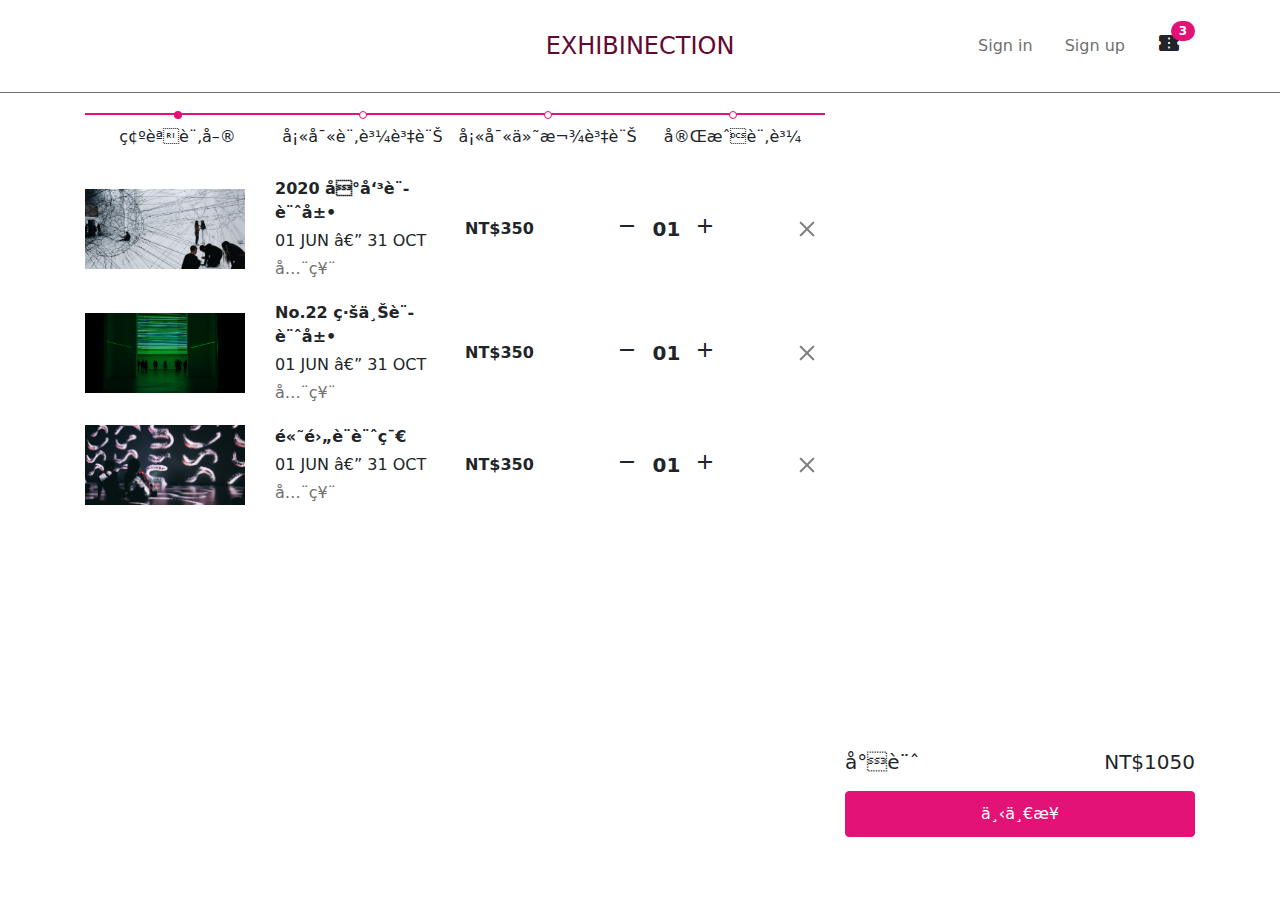
<file: checkout-1.html>
<!DOCTYPE html>
<html lang="en">

  <head>
    <meta charset="UTF-9">
    <meta name="viewport" content="width=device-width, initial-scale=1.0">
    <meta http-equiv="X-UA-Compatible" content="ie=edge">
    <title>checkout-1</title>
    <link rel="stylesheet" href="https://cdnjs.cloudflare.com/ajax/libs/font-awesome/5.13.0/css/all.min.css">
    <link rel="stylesheet" href="https://unpkg.com/swiper/swiper-bundle.min.css">
    <link rel="stylesheet" href="./assets/style/all.css">
  </head>

  <body>
    <header class="container position-relative d-flex justify-content-center align-items-center py-10">
      <h1 class="fs-5"><a class="text-primary" href="./index.html">EXHIBINECTION</a></h1>
      <ul class="d-flex align-items-baseline list-unstyled position-absolute end-0 lh-sm mb-0">
        <li class="me-11 d-none d-md-block"><a href="#">Sign in</a></li>
        <li class="me-11 d-none d-md-block"><a href="#">Sign up</a></li>
        <li class="ticket">
          <a class="btn lh-1 p-0 border-0" href="./checkout-1.html" role="button">
            <span class="material-icons">
              confirmation_number
            </span>
            <span class="badge rounded-pill bg-secondary">3</span>
            <span class="visually-hidden">unread messages</span>
          </a>
        </li>
      </ul>
    </header>

    <main class="border-top border-dark">
      
<section class="container overflow-hidden pt-8 mb-8 mb-md-10">
  <div class="row g-0">
    <div class="col-12 col-md-10 col-lg-8">
      <div class="row g-0 timeline-section position-relative">
        <div class="col-3">
          <div class="timeline-checkPointer position-relative d-flex justify-content-center">
            <p class="fs-8 fs-md-7 pt-4 mb-0">確認訂單</p>
          </div>
        </div>
        <div class="col-3">
          <div class="timeline-pointer position-relative d-flex justify-content-center">
            <p class="fs-8 fs-md-7 pt-4 mb-0">填寫訂購資訊</p>
          </div>
        </div>
        <div class="col-3">
          <div class="timeline-pointer position-relative d-flex justify-content-center">
            <p class="fs-8 fs-md-7 pt-4 mb-0">填寫付款資訊</p>
          </div>
        </div>
        <div class="col-3">
          <div class="timeline-pointer position-relative d-flex justify-content-center">
            <p class="fs-8 fs-md-7 pt-4 mb-0">完成訂購</p>
          </div>
        </div>
      </div>
    </div>
  </div>
</section>

<section class="container overflow-hidden mb-22 mb-md-27">
  <div class="row align-items-center mb-8">
    <div class="col-6 col-md-3 col-lg-2">
      <div class="ratio ratio-2x1">
        <img class="img-object-cover" src="./assets/images/product1.jpg" alt="product1">
      </div>
    </div>
    <div class="col-6 col-md-3 col-lg-2">
      <div class="d-flex justify-content-between">
        <h5 class="fs-7 fw-bold mb-1">2020 台味設計展</h5>
        <button type="button" class="btn-close p-0 d-block d-md-none" aria-label="Close"></button>
      </div>
      <p class="mb-1">01 JUN — 31 OCT</p>
      <div class="d-flex justify-content-between">
        <small class="fs-7 text-dark">
          全票
          <span class="fs-6 fw-bold text-black mb-0 d-md-none">1</span>
        </small>
        <p class="fs-6 fw-bold mb-0 d-block d-md-none">NT$350</p>
      </div>
    </div>
    <div class="col-md-4 col-lg-4 d-none d-md-block">
      <div class="w-100 d-flex justify-content-between align-items-center">
        <p class="fw-bold mb-0">NT$350</p>
        <div class="d-flex align-items-center">
          <button type="button" class="btn p-0 me-4">
            <span class="material-icons-outlined">
              remove
            </span>
          </button>
          <p class="fs-6 fw-bold mb-0 me-4">01</p>
          <button type="button" class="btn p-0">
            <span class="material-icons-outlined">
              add
            </span>
          </button>
        </div>
        <button type="button" class="btn-close p-0" aria-label="Close"></button>
      </div>
    </div>
  </div>
  <div class="row align-items-center mb-8">
    <div class="col-6 col-md-3 col-lg-2">
      <div class="ratio ratio-2x1">
        <img class="img-object-cover" src="./assets/images/product2.jpg" alt="product2">
      </div>
    </div>
    <div class="col-6 col-md-3 col-lg-2">
      <div class="d-flex justify-content-between">
        <h5 class="fs-7 fw-bold mb-1">No.22 線上設計展</h5>
        <button type="button" class="btn-close p-0 d-block d-md-none" aria-label="Close"></button>
      </div>
      <p class="mb-1">01 JUN — 31 OCT</p>
      <div class="d-flex justify-content-between">
        <small class="fs-7 text-dark">
          全票
          <span class="fs-6 fw-bold text-black mb-0 d-md-none">1</span>
        </small>
        <p class="fs-6 fw-bold mb-0 d-block d-md-none">NT$350</p>
      </div>
    </div>
    <div class="col-md-4 col-lg-4 d-none d-md-block">
      <div class="w-100 d-flex justify-content-between align-items-center">
        <p class="fw-bold mb-0">NT$350</p>
        <div class="d-flex align-items-center">
          <button type="button" class="btn p-0 me-4">
            <span class="material-icons-outlined">
              remove
            </span>
          </button>
          <p class="fs-6 fw-bold mb-0 me-4">01</p>
          <button type="button" class="btn p-0">
            <span class="material-icons-outlined">
              add
            </span>
          </button>
        </div>
        <button type="button" class="btn-close p-0" aria-label="Close"></button>
      </div>
    </div>
  </div>
  <div class="row align-items-center mb-8">
    <div class="col-6 col-md-3 col-lg-2">
      <div class="ratio ratio-2x1">
        <img class="img-object-cover" src="./assets/images/product3.jpg" alt="product3">
      </div>
    </div>
    <div class="col-6 col-md-3 col-lg-2">
      <div class="d-flex justify-content-between">
        <h5 class="fs-7 fw-bold mb-1">高雄設計節</h5>
        <button type="button" class="btn-close p-0 d-block d-md-none" aria-label="Close"></button>
      </div>
      <p class="mb-1">01 JUN — 31 OCT</p>
      <div class="d-flex justify-content-between">
        <small class="fs-7 text-dark">
          全票
          <span class="fs-6 fw-bold text-black mb-0 d-md-none">1</span>
        </small>
        <p class="fs-6 fw-bold mb-0 d-block d-md-none">NT$350</p>
      </div>
    </div>
    <div class="col-md-4 col-lg-4 d-none d-md-block">
      <div class="w-100 d-flex justify-content-between align-items-center">
        <p class="fw-bold mb-0">NT$350</p>
        <div class="d-flex align-items-center">
          <button type="button" class="btn p-0 me-4">
            <span class="material-icons-outlined">
              remove
            </span>
          </button>
          <p class="fs-6 fw-bold mb-0 me-4">01</p>
          <button type="button" class="btn p-0">
            <span class="material-icons-outlined">
              add
            </span>
          </button>
        </div>
        <button type="button" class="btn-close p-0" aria-label="Close"></button>
      </div>
    </div>
  </div>
</section>

<section class="container overflow-hidden mb-13 mb-md-13">
  <div class="row">
    <div class="col-6 offset-6 col-md-4 offset-md-8">
      <div class="d-flex justify-content-between mb-5">
        <p class="fs-6 mb-0">小計</p>
        <p class="fs-6 mb-0">NT$1050</p>
      </div>
      <div class="d-grid">
        <a class="btn btn-secondary py-3" href="./checkout-2.html" role="button">下一步</a>
      </div>
    </div>
  </div>
</section>
    </main>

    <script src="./assets/js/vendors.js"></script>
    <script src="https://unpkg.com/swiper/swiper-bundle.min.js"></script>
    <script src="./assets/js/all.js"></script>
  </body>

</html>
</file>
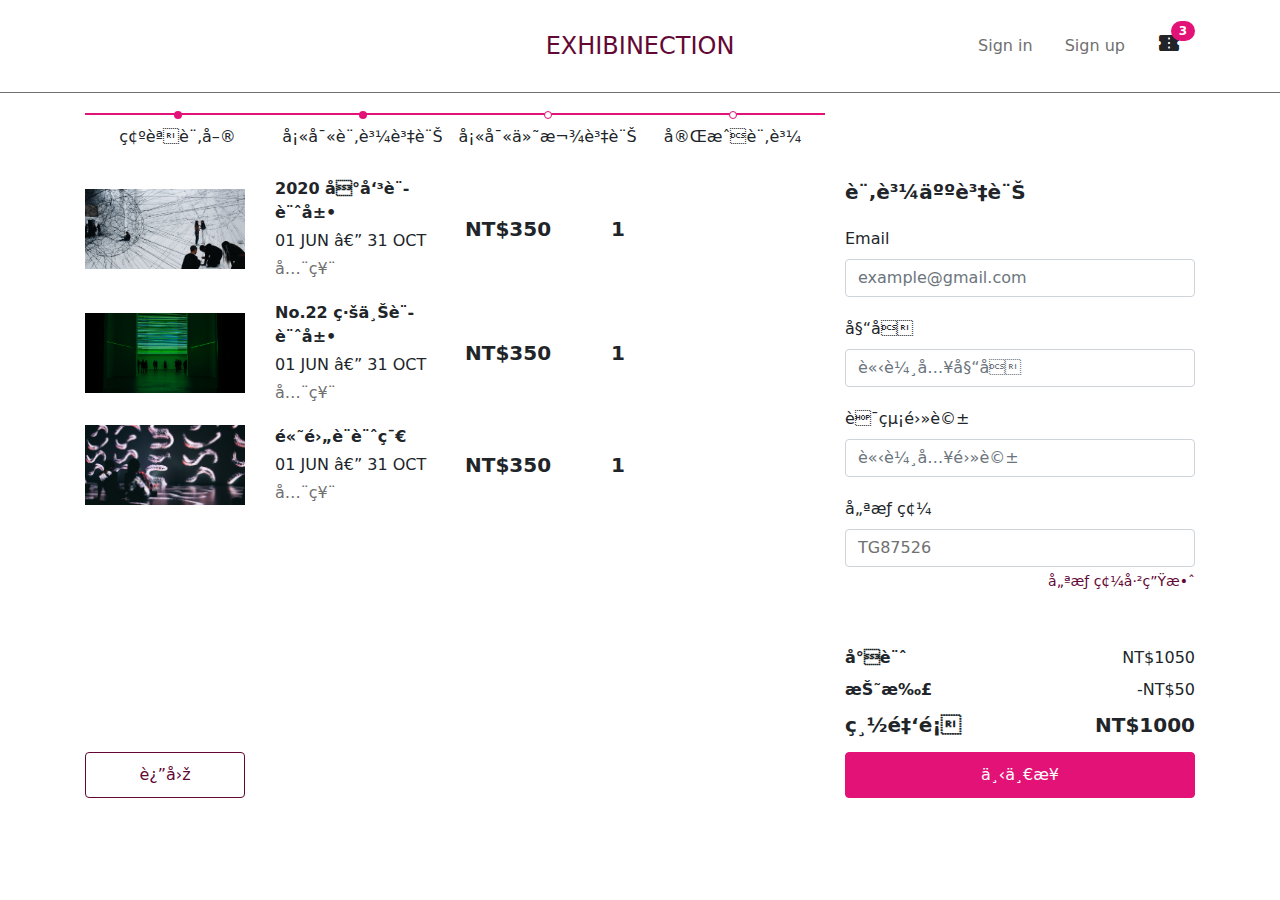
<file: checkout-2.html>
<!DOCTYPE html>
<html lang="en">

  <head>
    <meta charset="UTF-9">
    <meta name="viewport" content="width=device-width, initial-scale=1.0">
    <meta http-equiv="X-UA-Compatible" content="ie=edge">
    <title>checkout-2</title>
    <link rel="stylesheet" href="https://cdnjs.cloudflare.com/ajax/libs/font-awesome/5.13.0/css/all.min.css">
    <link rel="stylesheet" href="https://unpkg.com/swiper/swiper-bundle.min.css">
    <link rel="stylesheet" href="./assets/style/all.css">
  </head>

  <body>
    <header class="container position-relative d-flex justify-content-center align-items-center py-10">
      <h1 class="fs-5"><a class="text-primary" href="./index.html">EXHIBINECTION</a></h1>
      <ul class="d-flex align-items-baseline list-unstyled position-absolute end-0 lh-sm mb-0">
        <li class="me-11 d-none d-md-block"><a href="#">Sign in</a></li>
        <li class="me-11 d-none d-md-block"><a href="#">Sign up</a></li>
        <li class="ticket">
          <a class="btn lh-1 p-0 border-0" href="./checkout-1.html" role="button">
            <span class="material-icons">
              confirmation_number
            </span>
            <span class="badge rounded-pill bg-secondary">3</span>
            <span class="visually-hidden">unread messages</span>
          </a>
        </li>
      </ul>
    </header>

    <main class="border-top border-dark">
      
<section class="container overflow-hidden pt-8 mb-8 mb-md-10">
  <div class="row g-0">
    <div class="col-12 col-md-12 col-lg-8">
      <div class="row g-0 timeline-section position-relative">
        <div class="col-3">
          <div class="timeline-checkPointer position-relative d-flex justify-content-center">
            <p class="fs-8 fs-md-7 pt-4 mb-0">確認訂單</p>
          </div>
        </div>
        <div class="col-3">
          <div class="timeline-checkPointer position-relative d-flex justify-content-center">
            <p class="fs-8 fs-md-7 pt-4 mb-0">填寫訂購資訊</p>
          </div>
        </div>
        <div class="col-3">
          <div class="timeline-pointer position-relative d-flex justify-content-center">
            <p class="fs-8 fs-md-7 pt-4 mb-0">填寫付款資訊</p>
          </div>
        </div>
        <div class="col-3">
          <div class="timeline-pointer position-relative d-flex justify-content-center">
            <p class="fs-8 fs-md-7 pt-4 mb-0">完成訂購</p>
          </div>
        </div>
      </div>
    </div>
  </div>
</section>

<section class="container overflow-hidden mb-13">
  <div class="row">
    <div class="col-12 col-lg-8 order-1 order-lg-0">
      <div class="row align-items-center mb-8">
        <div class="col col-md-3">
          <div class="ratio ratio-2x1">
            <img class="img-object-cover" src="./assets/images/product1.jpg" alt="product1">
          </div>
        </div>
        <div class="col col-md-3">
          <h5 class="fs-7 fw-bold mb-1">2020 台味設計展</h5>
          <p class="mb-1">01 JUN — 31 OCT</p>
          <div class="d-flex justify-content-between">
            <small class="fs-7 text-dark">
              全票
              <span class="fs-6 fw-bold text-black mb-0 d-md-none">1</span>
            </small>
            <p class="fs-6 fw-bold mb-0 d-block d-md-none">NT$350</p>
          </div>
        </div>
        <div class="col-md-3 d-none d-md-block">
          <div class="w-100 d-flex justify-content-between align-items-center">
            <p class="fs-6 fw-bold mb-0">NT$350</p>
            <p class="fs-6 fw-bold mb-0">1</p>
          </div>
        </div>
      </div>
      <div class="row align-items-center mb-8">
        <div class="col col-md-3">
          <div class="ratio ratio-2x1">
            <img class="img-object-cover" src="./assets/images/product2.jpg" alt="product2">
          </div>
        </div>
        <div class="col col-md-3">
          <h5 class="fs-7 fw-bold mb-1">No.22 線上設計展</h5>
          <p class="mb-1">01 JUN — 31 OCT</p>
          <div class="d-flex justify-content-between">
            <small class="fs-7 text-dark">
              全票
              <span class="fs-6 fw-bold text-black mb-0 d-md-none">1</span>
            </small>
            <p class="fs-6 fw-bold mb-0 d-block d-md-none">NT$350</p>
          </div>
        </div>
        <div class="col-md-3 d-none d-md-block">
          <div class="w-100 d-flex justify-content-between align-items-center">
            <p class="fs-6 fw-bold mb-0">NT$350</p>
            <p class="fs-6 fw-bold mb-0">1</p>
          </div>
        </div>
      </div>
      <div class="row align-items-center mb-16 mb-md-8">
        <div class="col col-md-3">
          <div class="ratio ratio-2x1">
            <img class="img-object-cover" src="./assets/images/product3.jpg" alt="product3">
          </div>
        </div>
        <div class="col col-md-3">
          <h5 class="fs-7 fw-bold mb-1">高雄設計節</h5>
          <p class="mb-1">01 JUN — 31 OCT</p>
          <div class="d-flex justify-content-between">
            <small class="fs-7 text-dark">
              全票
              <span class="fs-6 fw-bold text-black mb-0 d-md-none">1</span>
            </small>
            <p class="fs-6 fw-bold mb-0 d-block d-md-none">NT$350</p>
          </div>
        </div>
        <div class="col-md-3 d-none d-md-block">
          <div class="w-100 d-flex justify-content-between align-items-center">
            <p class="fs-6 fw-bold mb-0">NT$350</p>
            <p class="fs-6 fw-bold mb-0">1</p>
          </div>
        </div>
      </div>
    </div>

    <div class="col-12 col-lg-4 order-0 order-lg-1">
      <h4 class="fs-6 fw-bold mb-6 mb-md-8">訂購人資訊</h4>
      <form action="./checkout-2.html" method="post">
        <div class="mb-8">
          <label for="email" class="form-label">Email</label>
          <input type="email" class="form-control" id="email" placeholder="example@gmail.com">
        </div>
        <div class="mb-8">
          <label for="name" class="form-label">姓名</label>
          <input type="text" class="form-control" id="name" placeholder="請輸入姓名">
        </div>
        <div class="mb-8">
          <label for="tel" class="form-label">聯絡電話</label>
          <input type="tel" class="form-control" id="tel" placeholder="請輸入電話">
        </div>
        <div class="mb-18 mb-md-19">
          <label for="discount" class="form-label">優惠碼</label>
          <input type="text" class="form-control mb-1" id="discount" value="TG87526">
          <p class="text-primary fs-8 text-end mb-0">優惠碼已生效</p>
        </div>
        <div class="d-flex justify-content-between mb-1 mb-md-2">
          <p class="fs-7 fw-bolder mb-0">小計</p>
          <p class="fs-7 mb-0">NT$1050</p>
        </div>
        <div class="d-flex justify-content-between mb-1 mb-md-2">
          <p class="fs-7 fw-bolder mb-0">折扣</p>
          <p class="fs-7 mb-0">-NT$50</p>
        </div>
        <div class="d-flex justify-content-between mb-9 mb-md-4">
          <p class="fs-6 fw-bolder mb-0">總金額</p>
          <p class="fs-6 fw-bolder mb-0">NT$1000</p>
        </div>
      </form>
    </div>
    <div class="col-6 col-md-4 col-lg-2 me-auto order-2">
      <div class="d-grid">
        <a class="btn btn-outline-primary py-3" href="./checkout-1.html" role="button">返回</a>
      </div>
    </div>
    <div class="col-6 col-md-4 order-3">
      <div class="d-grid">
        <a class="btn btn-secondary py-3" href="./checkout-3.html" role="button">下一步</a>
      </div>
    </div>
  </div>
</section>
    </main>

    <script src="./assets/js/vendors.js"></script>
    <script src="https://unpkg.com/swiper/swiper-bundle.min.js"></script>
    <script src="./assets/js/all.js"></script>
  </body>

</html>
</file>
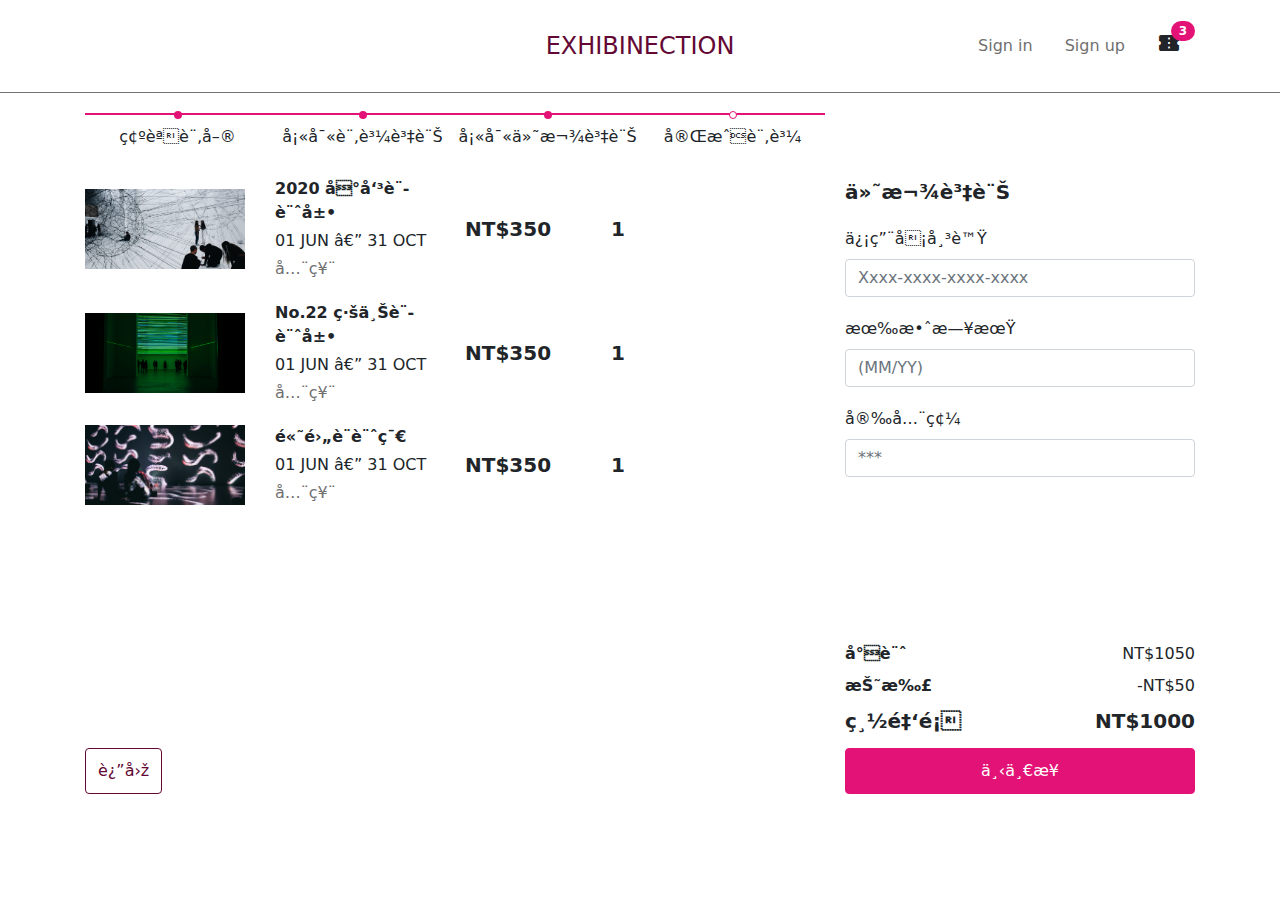
<file: checkout-3.html>
<!DOCTYPE html>
<html lang="en">

  <head>
    <meta charset="UTF-9">
    <meta name="viewport" content="width=device-width, initial-scale=1.0">
    <meta http-equiv="X-UA-Compatible" content="ie=edge">
    <title>checkout-3</title>
    <link rel="stylesheet" href="https://cdnjs.cloudflare.com/ajax/libs/font-awesome/5.13.0/css/all.min.css">
    <link rel="stylesheet" href="https://unpkg.com/swiper/swiper-bundle.min.css">
    <link rel="stylesheet" href="./assets/style/all.css">
  </head>

  <body>
    <header class="container position-relative d-flex justify-content-center align-items-center py-10">
      <h1 class="fs-5"><a class="text-primary" href="./index.html">EXHIBINECTION</a></h1>
      <ul class="d-flex align-items-baseline list-unstyled position-absolute end-0 lh-sm mb-0">
        <li class="me-11 d-none d-md-block"><a href="#">Sign in</a></li>
        <li class="me-11 d-none d-md-block"><a href="#">Sign up</a></li>
        <li class="ticket">
          <a class="btn lh-1 p-0 border-0" href="./checkout-1.html" role="button">
            <span class="material-icons">
              confirmation_number
            </span>
            <span class="badge rounded-pill bg-secondary">3</span>
            <span class="visually-hidden">unread messages</span>
          </a>
        </li>
      </ul>
    </header>

    <main class="border-top border-dark">
      
<section class="container overflow-hidden pt-8 mb-8 mb-md-10">
  <div class="row g-0">
    <div class="col-12 col-md-12 col-lg-8">
      <div class="row g-0 timeline-section position-relative">
        <div class="col-3">
          <div class="timeline-checkPointer position-relative d-flex justify-content-center">
            <p class="fs-8 fs-md-7 pt-4 mb-0">確認訂單</p>
          </div>
        </div>
        <div class="col-3">
          <div class="timeline-checkPointer position-relative d-flex justify-content-center">
            <p class="fs-8 fs-md-7 pt-4 mb-0">填寫訂購資訊</p>
          </div>
        </div>
        <div class="col-3">
          <div class="timeline-checkPointer position-relative d-flex justify-content-center">
            <p class="fs-8 fs-md-7 pt-4 mb-0">填寫付款資訊</p>
          </div>
        </div>
        <div class="col-3">
          <div class="timeline-pointer position-relative d-flex justify-content-center">
            <p class="fs-8 fs-md-7 pt-4 mb-0">完成訂購</p>
          </div>
        </div>
      </div>
    </div>
  </div>
</section>

<section class="container overflow-hidden mb-13">
  <div class="row">
    <div class="col-12 col-lg-8 order-1 order-lg-0">
      <div class="row align-items-center mb-8">
        <div class="col col-md-3">
          <div class="ratio ratio-2x1">
            <img class="img-object-cover" src="./assets/images/product1.jpg" alt="product1">
          </div>
        </div>
        <div class="col col-md-3">
          <h5 class="fs-7 fw-bold mb-1">2020 台味設計展</h5>
          <p class="mb-1">01 JUN — 31 OCT</p>
          <div class="d-flex justify-content-between">
            <small class="fs-7 text-dark">
              全票
              <span class="fs-6 fw-bold text-black mb-0 d-md-none">1</span>
            </small>
            <p class="fs-6 fw-bold mb-0 d-block d-md-none">NT$350</p>
          </div>
        </div>
        <div class="col-md-3 d-none d-md-block">
          <div class="w-100 d-flex justify-content-between align-items-center">
            <p class="fs-6 fw-bold mb-0">NT$350</p>
            <p class="fs-6 fw-bold mb-0">1</p>
          </div>
        </div>
      </div>
      <div class="row align-items-center mb-8">
        <div class="col col-md-3">
          <div class="ratio ratio-2x1">
            <img class="img-object-cover" src="./assets/images/product2.jpg" alt="product2">
          </div>
        </div>
        <div class="col col-md-3">
          <h5 class="fs-7 fw-bold mb-1">No.22 線上設計展</h5>
          <p class="mb-1">01 JUN — 31 OCT</p>
          <div class="d-flex justify-content-between">
            <small class="fs-7 text-dark">
              全票
              <span class="fs-6 fw-bold text-black mb-0 d-md-none">1</span>
            </small>
            <p class="fs-6 fw-bold mb-0 d-block d-md-none">NT$350</p>
          </div>
        </div>
        <div class="col-md-3 d-none d-md-block">
          <div class="w-100 d-flex justify-content-between align-items-center">
            <p class="fs-6 fw-bold mb-0">NT$350</p>
            <p class="fs-6 fw-bold mb-0">1</p>
          </div>
        </div>
      </div>
      <div class="row align-items-center mb-16 mb-md-8">
        <div class="col col-md-3">
          <div class="ratio ratio-2x1">
            <img class="img-object-cover" src="./assets/images/product3.jpg" alt="product3">
          </div>
        </div>
        <div class="col col-md-3">
          <h5 class="fs-7 fw-bold mb-1">高雄設計節</h5>
          <p class="mb-1">01 JUN — 31 OCT</p>
          <div class="d-flex justify-content-between">
            <small class="fs-7 text-dark">
              全票
              <span class="fs-6 fw-bold text-black mb-0 d-md-none">1</span>
            </small>
            <p class="fs-6 fw-bold mb-0 d-block d-md-none">NT$350</p>
          </div>
        </div>
        <div class="col-md-3 d-none d-md-block">
          <div class="w-100 d-flex justify-content-between align-items-center">
            <p class="fs-6 fw-bold mb-0">NT$350</p>
            <p class="fs-6 fw-bold mb-0">1</p>
          </div>
        </div>
      </div>
    </div>

    <div class="col-12 col-lg-4 order-0 order-lg-1">
      <h4 class="fs-6 fw-bold mb-6 mb-md-8">付款資訊</h4>
      <form action="./checkout-3.html" method="post">
        <div class="mb-8">
          <label for="account" class="form-label">信用卡帳號</label>
          <input type="text" class="form-control" id="account" placeholder="Xxxx-xxxx-xxxx-xxxx">
        </div>
        <div class="mb-8">
          <label for="date" class="form-label">有效日期</label>
          <input type="text" class="form-control" id="date" placeholder="(MM/YY)">
        </div>
        <div class="mb-18 mb-md-25">
          <label for="discount" class="form-label">安全碼</label>
          <input type="text" class="form-control" id="discount" placeholder="***">
        </div>
        <div class="d-flex justify-content-between mb-1 mb-md-2">
          <p class="fs-7 fw-bolder mb-0">小計</p>
          <p class="fs-7 mb-0">NT$1050</p>
        </div>
        <div class="d-flex justify-content-between mb-1 mb-md-2">
          <p class="fs-7 fw-bolder mb-0">折扣</p>
          <p class="fs-7 mb-0">-NT$50</p>
        </div>
        <div class="d-flex justify-content-between mb-9 mb-md-4">
          <p class="fs-6 fw-bolder mb-0">總金額</p>
          <p class="fs-6 fw-bolder mb-0">NT$1000</p>
        </div>
      </form>
    </div>
    <div class="col-6 col-md-4 col-lg-1 me-auto order-2">
      <div class="d-grid">
        <a class="btn btn-outline-primary py-3" href="./checkout-2.html" role="button">返回</a>
      </div>
    </div>
    <div class="col-6 col-md-4 order-3">
      <div class="d-grid">
        <a class="btn btn-secondary py-3" href="./checkout-4.html" role="button">下一步</a>
      </div>
    </div>
  </div>
</section>

    </main>

    <script src="./assets/js/vendors.js"></script>
    <script src="https://unpkg.com/swiper/swiper-bundle.min.js"></script>
    <script src="./assets/js/all.js"></script>
  </body>

</html>
</file>
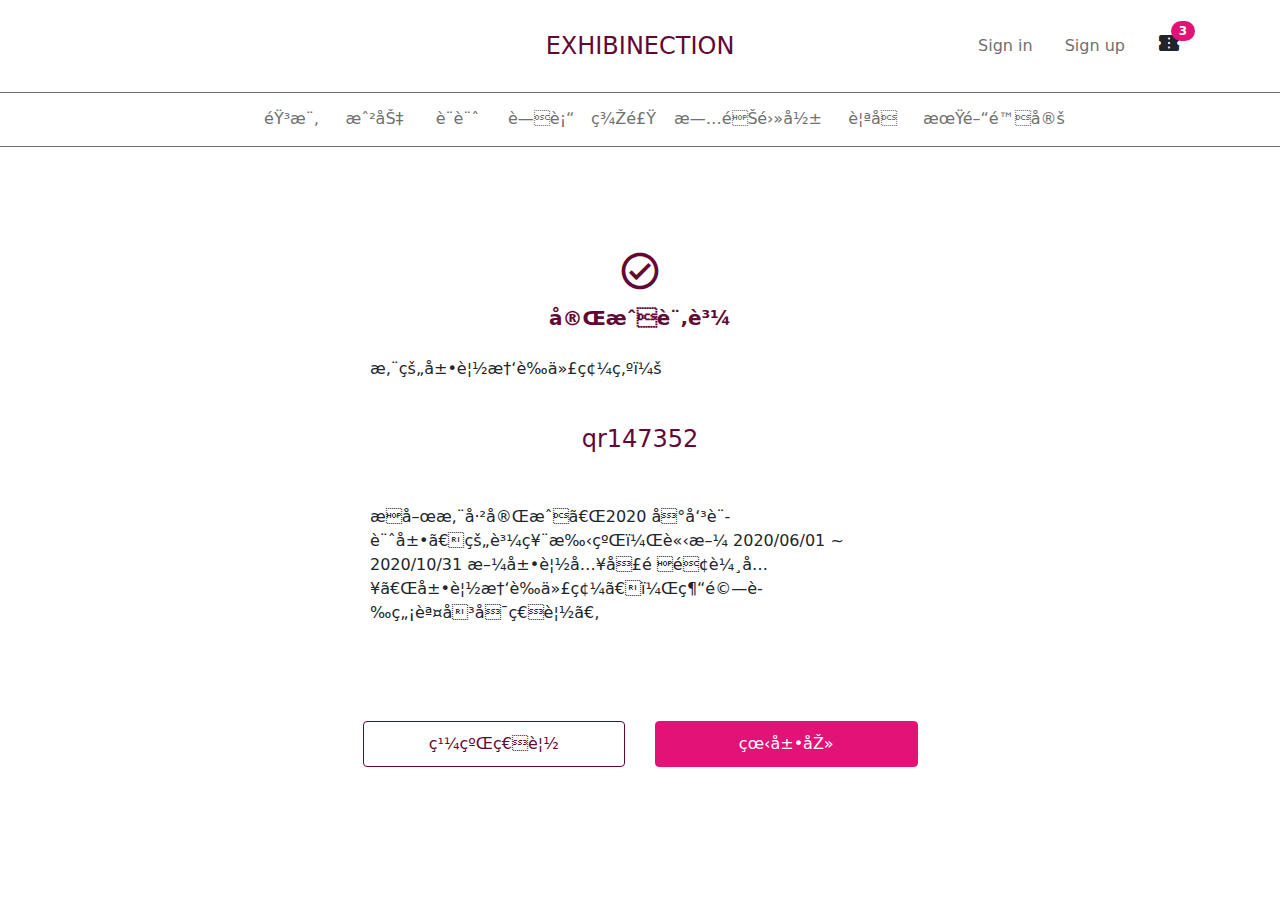
<file: checkout-4.html>
<!DOCTYPE html>
<html lang="en">

  <head>
    <meta charset="UTF-9">
    <meta name="viewport" content="width=device-width, initial-scale=1.0">
    <meta http-equiv="X-UA-Compatible" content="ie=edge">
    <title>checkout-4</title>
    <link rel="stylesheet" href="https://cdnjs.cloudflare.com/ajax/libs/font-awesome/5.13.0/css/all.min.css">
    <link rel="stylesheet" href="https://unpkg.com/swiper/swiper-bundle.min.css">
    <link rel="stylesheet" href="./assets/style/all.css">
  </head>

  <body>
    <header class="container position-relative d-flex justify-content-center align-items-center py-10">
      <h1 class="fs-5"><a class="text-primary" href="./index.html">EXHIBINECTION</a></h1>
      <ul class="d-flex align-items-baseline list-unstyled position-absolute end-0 lh-sm mb-0">
        <li class="me-11 d-none d-md-block"><a href="#">Sign in</a></li>
        <li class="me-11 d-none d-md-block"><a href="#">Sign up</a></li>
        <li class="ticket">
          <a class="btn lh-1 p-0 border-0" href="./checkout-1.html" role="button">
            <span class="material-icons">
              confirmation_number
            </span>
            <span class="badge rounded-pill bg-secondary">3</span>
            <span class="visually-hidden">unread messages</span>
          </a>
        </li>
      </ul>
    </header>

    <main class="border-top border-dark">
      
<section class="nav-scroller border-bottom border-dark overflow-hidden">
  <nav class="container nav justify-content-lg-center align-items-center flex-nowrap text-nowrap overflow-auto text-center" aria-label="Secondary navigation">
    <a class="nav-link me-7" aria-current="page" href="#"><span class="navLine d-block">音樂</span></a>
    <a class="nav-link me-7" href="#"><span class="navLine d-block">戲劇</span></a>
    <a class="nav-link me-7 active" href="./product.html"><span class="navLine d-block">設計</span></a>
    <a class="nav-link me-7" href="#"><span class="navLine d-block">藝術</span></a>
    <a class="nav-link me-7" href="#"><span class="navLine d-block">美食</span></a>
    <a class="nav-link me-7" href="#"><span class="navLine d-block">旅遊</span></a>
    <a class="nav-link me-7" href="#"><span class="navLine d-block">電影</span></a>
    <a class="nav-link me-7" href="#"><span class="navLine d-block">親子</span></a>
    <a class="nav-link me-7" href="#"><span class="navLine d-block">期間限定</span></a>
  </nav>
</section>

<section class="checkWrap container overflow-hidden text-center pt-14 pt-md-24">
  <div class="row">
    <div class="col-12 col-md-8 offset-md-2 col-lg-6 offset-lg-3">
      <div class="card">
        <span class="checkImg material-icons-outlined text-primary mb-3">
          check_circle
        </span>
        <div class="card-body py-0">
          <h5 class="card-title fs-6 fw-bolder text-primary mb-9">完成訂購</h5>
          <p class="card-text text-start mb-13">您的展覽憑證代碼為：</p>
          <h4 class="card-text text-primary fs-5 mb-14 mb-md-16">qr147352</h4>
          <p class="card-text text-start mb-21 mb-md-23">恭喜您已完成「2020 台味設計展」的購票手續，請於 2020/06/01 ~ 2020/10/31 於展覽入口頁面輸入「展覽憑證代碼」，經驗證無誤即可瀏覽。</p>
        </div>
      </div>
    </div>
  </div>
  <div class="col-12 col-md-8 offset-md-2 col-lg-6 offset-lg-3">
    <div class="row">
      <div class="col-6">
        <div class="d-grid">
          <a class="btn btn-outline-primary py-3" href="./index.html" role="button">繼續瀏覽</a>
        </div>
      </div>
      <div class="col-6 ">
        <div class="d-grid">
          <a class="btn btn-secondary py-3" href="#" role="button">看展去</a>
        </div>
      </div>
    </div>
  </div>
</section>

    </main>

    <script src="./assets/js/vendors.js"></script>
    <script src="https://unpkg.com/swiper/swiper-bundle.min.js"></script>
    <script src="./assets/js/all.js"></script>
  </body>

</html>
</file>
<file: assets/style/all.css>
@charset "UTF-8";
@import url("https://fonts.googleapis.com/css2?family=Material+Icons");
@import url("https://fonts.googleapis.com/css2?family=Material+Icons+Outlined");
/*!
 * Bootstrap v5.0.2 (https://getbootstrap.com/)
 * Copyright 2011-2021 The Bootstrap Authors
 * Copyright 2011-2021 Twitter, Inc.
 * Licensed under MIT (https://github.com/twbs/bootstrap/blob/main/LICENSE)
 */
:root {
  --bs-blue: #0d6efd;
  --bs-indigo: #6610f2;
  --bs-purple: #6f42c1;
  --bs-pink: #d63384;
  --bs-red: #dc3545;
  --bs-orange: #fd7e14;
  --bs-yellow: #ffc107;
  --bs-green: #198754;
  --bs-teal: #20c997;
  --bs-cyan: #0dcaf0;
  --bs-white: #fff;
  --bs-gray: #6c757d;
  --bs-gray-dark: #343a40;
  --bs-primary: #630834;
  --bs-secondary: #E31277;
  --bs-success: #198754;
  --bs-info: #0dcaf0;
  --bs-warning: #ffc107;
  --bs-danger: #dc3545;
  --bs-light: #EFEFEF;
  --bs-dark: #707070;
  --bs-white: #fff;
  --bs-black: #000;
  --bs-dark-800: rgba(25, 0, 20, 0.8);
  --bs-font-sans-serif: system-ui, -apple-system, "Segoe UI", Roboto, "Helvetica Neue", Arial, "Noto Sans", "Liberation Sans", sans-serif, "Apple Color Emoji", "Segoe UI Emoji", "Segoe UI Symbol", "Noto Color Emoji";
  --bs-font-monospace: SFMono-Regular, Menlo, Monaco, Consolas, "Liberation Mono", "Courier New", monospace;
  --bs-gradient: linear-gradient(180deg, rgba(255, 255, 255, 0.15), rgba(255, 255, 255, 0));
}

*,
*::before,
*::after {
  -webkit-box-sizing: border-box;
          box-sizing: border-box;
}

@media (prefers-reduced-motion: no-preference) {
  :root {
    scroll-behavior: smooth;
  }
}

body {
  margin: 0;
  font-family: var(--bs-font-sans-serif);
  font-size: 1rem;
  font-weight: 400;
  line-height: 1.5;
  color: #212529;
  background-color: #fff;
  -webkit-text-size-adjust: 100%;
  -webkit-tap-highlight-color: rgba(0, 0, 0, 0);
}

hr {
  margin: 1rem 0;
  color: inherit;
  background-color: currentColor;
  border: 0;
  opacity: 0.25;
}

hr:not([size]) {
  height: 1px;
}

h1, .h1, h2, .h2, h3, .h3, h4, .h4, h5, .h5, h6, .h6 {
  margin-top: 0;
  margin-bottom: 0;
  font-weight: 500;
  line-height: 1.5;
}

h1, .h1 {
  font-size: calc(1.375rem + 1.5vw);
}

@media (min-width: 1200px) {
  h1, .h1 {
    font-size: 2.5rem;
  }
}

h2, .h2 {
  font-size: calc(1.35rem + 1.2vw);
}

@media (min-width: 1200px) {
  h2, .h2 {
    font-size: 2.25rem;
  }
}

h3, .h3 {
  font-size: calc(1.325rem + 0.9vw);
}

@media (min-width: 1200px) {
  h3, .h3 {
    font-size: 2rem;
  }
}

h4, .h4 {
  font-size: calc(1.3rem + 0.6vw);
}

@media (min-width: 1200px) {
  h4, .h4 {
    font-size: 1.75rem;
  }
}

h5, .h5 {
  font-size: calc(1.275rem + 0.3vw);
}

@media (min-width: 1200px) {
  h5, .h5 {
    font-size: 1.5rem;
  }
}

h6, .h6 {
  font-size: 1.25rem;
}

p {
  margin-top: 0;
  margin-bottom: 1rem;
}

abbr[title],
abbr[data-bs-original-title] {
  -webkit-text-decoration: underline dotted;
          text-decoration: underline dotted;
  cursor: help;
  -webkit-text-decoration-skip-ink: none;
          text-decoration-skip-ink: none;
}

address {
  margin-bottom: 1rem;
  font-style: normal;
  line-height: inherit;
}

ol,
ul {
  padding-left: 2rem;
}

ol,
ul,
dl {
  margin-top: 0;
  margin-bottom: 1rem;
}

ol ol,
ul ul,
ol ul,
ul ol {
  margin-bottom: 0;
}

dt {
  font-weight: 700;
}

dd {
  margin-bottom: .5rem;
  margin-left: 0;
}

blockquote {
  margin: 0 0 1rem;
}

b,
strong {
  font-weight: bolder;
}

small, .small {
  font-size: 0.875em;
}

mark, .mark {
  padding: 0.2em;
  background-color: #fcf8e3;
}

sub,
sup {
  position: relative;
  font-size: 0.75em;
  line-height: 0;
  vertical-align: baseline;
}

sub {
  bottom: -.25em;
}

sup {
  top: -.5em;
}

a {
  color: #707070;
  text-decoration: none;
}

a:hover {
  color: #5a5a5a;
}

a:not([href]):not([class]), a:not([href]):not([class]):hover {
  color: inherit;
  text-decoration: none;
}

pre,
code,
kbd,
samp {
  font-family: var(--bs-font-monospace);
  font-size: 1em;
  direction: ltr /* rtl:ignore */;
  unicode-bidi: bidi-override;
}

pre {
  display: block;
  margin-top: 0;
  margin-bottom: 1rem;
  overflow: auto;
  font-size: 0.875em;
}

pre code {
  font-size: inherit;
  color: inherit;
  word-break: normal;
}

code {
  font-size: 0.875em;
  color: #d63384;
  word-wrap: break-word;
}

a > code {
  color: inherit;
}

kbd {
  padding: 0.2rem 0.4rem;
  font-size: 0.875em;
  color: #fff;
  background-color: #212529;
  border-radius: 0.2rem;
}

kbd kbd {
  padding: 0;
  font-size: 1em;
  font-weight: 700;
}

figure {
  margin: 0 0 1rem;
}

img,
svg {
  vertical-align: middle;
}

table {
  caption-side: bottom;
  border-collapse: collapse;
}

caption {
  padding-top: 0.5rem;
  padding-bottom: 0.5rem;
  color: #6c757d;
  text-align: left;
}

th {
  text-align: inherit;
  text-align: -webkit-match-parent;
}

thead,
tbody,
tfoot,
tr,
td,
th {
  border-color: inherit;
  border-style: solid;
  border-width: 0;
}

label {
  display: inline-block;
}

button {
  border-radius: 0;
}

button:focus:not(:focus-visible) {
  outline: 0;
}

input,
button,
select,
optgroup,
textarea {
  margin: 0;
  font-family: inherit;
  font-size: inherit;
  line-height: inherit;
}

button,
select {
  text-transform: none;
}

[role="button"] {
  cursor: pointer;
}

select {
  word-wrap: normal;
}

select:disabled {
  opacity: 1;
}

[list]::-webkit-calendar-picker-indicator {
  display: none;
}

button,
[type="button"],
[type="reset"],
[type="submit"] {
  -webkit-appearance: button;
}

button:not(:disabled),
[type="button"]:not(:disabled),
[type="reset"]:not(:disabled),
[type="submit"]:not(:disabled) {
  cursor: pointer;
}

::-moz-focus-inner {
  padding: 0;
  border-style: none;
}

textarea {
  resize: vertical;
}

fieldset {
  min-width: 0;
  padding: 0;
  margin: 0;
  border: 0;
}

legend {
  float: left;
  width: 100%;
  padding: 0;
  margin-bottom: 0.5rem;
  font-size: calc(1.275rem + 0.3vw);
  line-height: inherit;
}

@media (min-width: 1200px) {
  legend {
    font-size: 1.5rem;
  }
}

legend + * {
  clear: left;
}

::-webkit-datetime-edit-fields-wrapper,
::-webkit-datetime-edit-text,
::-webkit-datetime-edit-minute,
::-webkit-datetime-edit-hour-field,
::-webkit-datetime-edit-day-field,
::-webkit-datetime-edit-month-field,
::-webkit-datetime-edit-year-field {
  padding: 0;
}

::-webkit-inner-spin-button {
  height: auto;
}

[type="search"] {
  outline-offset: -2px;
  -webkit-appearance: textfield;
}

/* rtl:raw:
[type="tel"],
[type="url"],
[type="email"],
[type="number"] {
  direction: ltr;
}
*/
::-webkit-search-decoration {
  -webkit-appearance: none;
}

::-webkit-color-swatch-wrapper {
  padding: 0;
}

::file-selector-button {
  font: inherit;
}

::-webkit-file-upload-button {
  font: inherit;
  -webkit-appearance: button;
}

output {
  display: inline-block;
}

iframe {
  border: 0;
}

summary {
  display: list-item;
  cursor: pointer;
}

progress {
  vertical-align: baseline;
}

[hidden] {
  display: none !important;
}

.lead {
  font-size: 1.25rem;
  font-weight: 300;
}

.display-1 {
  font-size: calc(1.625rem + 4.5vw);
  font-weight: 300;
  line-height: 1.5;
}

@media (min-width: 1200px) {
  .display-1 {
    font-size: 5rem;
  }
}

.display-2 {
  font-size: calc(1.575rem + 3.9vw);
  font-weight: 300;
  line-height: 1.5;
}

@media (min-width: 1200px) {
  .display-2 {
    font-size: 4.5rem;
  }
}

.display-3 {
  font-size: calc(1.525rem + 3.3vw);
  font-weight: 300;
  line-height: 1.5;
}

@media (min-width: 1200px) {
  .display-3 {
    font-size: 4rem;
  }
}

.display-4 {
  font-size: calc(1.475rem + 2.7vw);
  font-weight: 300;
  line-height: 1.5;
}

@media (min-width: 1200px) {
  .display-4 {
    font-size: 3.5rem;
  }
}

.display-5 {
  font-size: calc(1.425rem + 2.1vw);
  font-weight: 300;
  line-height: 1.5;
}

@media (min-width: 1200px) {
  .display-5 {
    font-size: 3rem;
  }
}

.display-6 {
  font-size: calc(1.375rem + 1.5vw);
  font-weight: 300;
  line-height: 1.5;
}

@media (min-width: 1200px) {
  .display-6 {
    font-size: 2.5rem;
  }
}

.list-unstyled {
  padding-left: 0;
  list-style: none;
}

.list-inline {
  padding-left: 0;
  list-style: none;
}

.list-inline-item {
  display: inline-block;
}

.list-inline-item:not(:last-child) {
  margin-right: 0.5rem;
}

.initialism {
  font-size: 0.875em;
  text-transform: uppercase;
}

.blockquote {
  margin-bottom: 1rem;
  font-size: 1.25rem;
}

.blockquote > :last-child {
  margin-bottom: 0;
}

.blockquote-footer {
  margin-top: -1rem;
  margin-bottom: 1rem;
  font-size: 0.875em;
  color: #6c757d;
}

.blockquote-footer::before {
  content: "\2014\00A0";
}

.img-fluid {
  max-width: 100%;
  height: auto;
}

.img-thumbnail {
  padding: 0.25rem;
  background-color: #fff;
  border: 1px solid #dee2e6;
  border-radius: 0.25rem;
  max-width: 100%;
  height: auto;
}

.figure {
  display: inline-block;
}

.figure-img {
  margin-bottom: 0.5rem;
  line-height: 1;
}

.figure-caption {
  font-size: 0.875em;
  color: #6c757d;
}

.container,
.container-fluid,
.container-sm,
.container-md,
.container-lg,
.container-xl,
.container-xxl {
  width: 100%;
  padding-right: var(--bs-gutter-x, 0.9375rem);
  padding-left: var(--bs-gutter-x, 0.9375rem);
  margin-right: auto;
  margin-left: auto;
}

@media (min-width: 576px) {
  .container, .container-sm {
    max-width: 540px;
  }
}

@media (min-width: 768px) {
  .container, .container-sm, .container-md {
    max-width: 720px;
  }
}

@media (min-width: 992px) {
  .container, .container-sm, .container-md, .container-lg {
    max-width: 960px;
  }
}

@media (min-width: 1200px) {
  .container, .container-sm, .container-md, .container-lg, .container-xl {
    max-width: 1140px;
  }
}

@media (min-width: 1400px) {
  .container, .container-sm, .container-md, .container-lg, .container-xl, .container-xxl {
    max-width: 1320px;
  }
}

.row {
  --bs-gutter-x: 1.875rem;
  --bs-gutter-y: 0;
  display: -webkit-box;
  display: -ms-flexbox;
  display: flex;
  -ms-flex-wrap: wrap;
      flex-wrap: wrap;
  margin-top: calc(var(--bs-gutter-y) * -1);
  margin-right: calc(var(--bs-gutter-x) * -.5);
  margin-left: calc(var(--bs-gutter-x) * -.5);
}

.row > * {
  -ms-flex-negative: 0;
      flex-shrink: 0;
  width: 100%;
  max-width: 100%;
  padding-right: calc(var(--bs-gutter-x) * .5);
  padding-left: calc(var(--bs-gutter-x) * .5);
  margin-top: var(--bs-gutter-y);
}

.col {
  -webkit-box-flex: 1;
      -ms-flex: 1 0 0%;
          flex: 1 0 0%;
}

.row-cols-auto > * {
  -webkit-box-flex: 0;
      -ms-flex: 0 0 auto;
          flex: 0 0 auto;
  width: auto;
}

.row-cols-1 > * {
  -webkit-box-flex: 0;
      -ms-flex: 0 0 auto;
          flex: 0 0 auto;
  width: 100%;
}

.row-cols-2 > * {
  -webkit-box-flex: 0;
      -ms-flex: 0 0 auto;
          flex: 0 0 auto;
  width: 50%;
}

.row-cols-3 > * {
  -webkit-box-flex: 0;
      -ms-flex: 0 0 auto;
          flex: 0 0 auto;
  width: 33.33333%;
}

.row-cols-4 > * {
  -webkit-box-flex: 0;
      -ms-flex: 0 0 auto;
          flex: 0 0 auto;
  width: 25%;
}

.row-cols-5 > * {
  -webkit-box-flex: 0;
      -ms-flex: 0 0 auto;
          flex: 0 0 auto;
  width: 20%;
}

.row-cols-6 > * {
  -webkit-box-flex: 0;
      -ms-flex: 0 0 auto;
          flex: 0 0 auto;
  width: 16.66667%;
}

@media (min-width: 576px) {
  .col-sm {
    -webkit-box-flex: 1;
        -ms-flex: 1 0 0%;
            flex: 1 0 0%;
  }
  .row-cols-sm-auto > * {
    -webkit-box-flex: 0;
        -ms-flex: 0 0 auto;
            flex: 0 0 auto;
    width: auto;
  }
  .row-cols-sm-1 > * {
    -webkit-box-flex: 0;
        -ms-flex: 0 0 auto;
            flex: 0 0 auto;
    width: 100%;
  }
  .row-cols-sm-2 > * {
    -webkit-box-flex: 0;
        -ms-flex: 0 0 auto;
            flex: 0 0 auto;
    width: 50%;
  }
  .row-cols-sm-3 > * {
    -webkit-box-flex: 0;
        -ms-flex: 0 0 auto;
            flex: 0 0 auto;
    width: 33.33333%;
  }
  .row-cols-sm-4 > * {
    -webkit-box-flex: 0;
        -ms-flex: 0 0 auto;
            flex: 0 0 auto;
    width: 25%;
  }
  .row-cols-sm-5 > * {
    -webkit-box-flex: 0;
        -ms-flex: 0 0 auto;
            flex: 0 0 auto;
    width: 20%;
  }
  .row-cols-sm-6 > * {
    -webkit-box-flex: 0;
        -ms-flex: 0 0 auto;
            flex: 0 0 auto;
    width: 16.66667%;
  }
}

@media (min-width: 768px) {
  .col-md {
    -webkit-box-flex: 1;
        -ms-flex: 1 0 0%;
            flex: 1 0 0%;
  }
  .row-cols-md-auto > * {
    -webkit-box-flex: 0;
        -ms-flex: 0 0 auto;
            flex: 0 0 auto;
    width: auto;
  }
  .row-cols-md-1 > * {
    -webkit-box-flex: 0;
        -ms-flex: 0 0 auto;
            flex: 0 0 auto;
    width: 100%;
  }
  .row-cols-md-2 > * {
    -webkit-box-flex: 0;
        -ms-flex: 0 0 auto;
            flex: 0 0 auto;
    width: 50%;
  }
  .row-cols-md-3 > * {
    -webkit-box-flex: 0;
        -ms-flex: 0 0 auto;
            flex: 0 0 auto;
    width: 33.33333%;
  }
  .row-cols-md-4 > * {
    -webkit-box-flex: 0;
        -ms-flex: 0 0 auto;
            flex: 0 0 auto;
    width: 25%;
  }
  .row-cols-md-5 > * {
    -webkit-box-flex: 0;
        -ms-flex: 0 0 auto;
            flex: 0 0 auto;
    width: 20%;
  }
  .row-cols-md-6 > * {
    -webkit-box-flex: 0;
        -ms-flex: 0 0 auto;
            flex: 0 0 auto;
    width: 16.66667%;
  }
}

@media (min-width: 992px) {
  .col-lg {
    -webkit-box-flex: 1;
        -ms-flex: 1 0 0%;
            flex: 1 0 0%;
  }
  .row-cols-lg-auto > * {
    -webkit-box-flex: 0;
        -ms-flex: 0 0 auto;
            flex: 0 0 auto;
    width: auto;
  }
  .row-cols-lg-1 > * {
    -webkit-box-flex: 0;
        -ms-flex: 0 0 auto;
            flex: 0 0 auto;
    width: 100%;
  }
  .row-cols-lg-2 > * {
    -webkit-box-flex: 0;
        -ms-flex: 0 0 auto;
            flex: 0 0 auto;
    width: 50%;
  }
  .row-cols-lg-3 > * {
    -webkit-box-flex: 0;
        -ms-flex: 0 0 auto;
            flex: 0 0 auto;
    width: 33.33333%;
  }
  .row-cols-lg-4 > * {
    -webkit-box-flex: 0;
        -ms-flex: 0 0 auto;
            flex: 0 0 auto;
    width: 25%;
  }
  .row-cols-lg-5 > * {
    -webkit-box-flex: 0;
        -ms-flex: 0 0 auto;
            flex: 0 0 auto;
    width: 20%;
  }
  .row-cols-lg-6 > * {
    -webkit-box-flex: 0;
        -ms-flex: 0 0 auto;
            flex: 0 0 auto;
    width: 16.66667%;
  }
}

@media (min-width: 1200px) {
  .col-xl {
    -webkit-box-flex: 1;
        -ms-flex: 1 0 0%;
            flex: 1 0 0%;
  }
  .row-cols-xl-auto > * {
    -webkit-box-flex: 0;
        -ms-flex: 0 0 auto;
            flex: 0 0 auto;
    width: auto;
  }
  .row-cols-xl-1 > * {
    -webkit-box-flex: 0;
        -ms-flex: 0 0 auto;
            flex: 0 0 auto;
    width: 100%;
  }
  .row-cols-xl-2 > * {
    -webkit-box-flex: 0;
        -ms-flex: 0 0 auto;
            flex: 0 0 auto;
    width: 50%;
  }
  .row-cols-xl-3 > * {
    -webkit-box-flex: 0;
        -ms-flex: 0 0 auto;
            flex: 0 0 auto;
    width: 33.33333%;
  }
  .row-cols-xl-4 > * {
    -webkit-box-flex: 0;
        -ms-flex: 0 0 auto;
            flex: 0 0 auto;
    width: 25%;
  }
  .row-cols-xl-5 > * {
    -webkit-box-flex: 0;
        -ms-flex: 0 0 auto;
            flex: 0 0 auto;
    width: 20%;
  }
  .row-cols-xl-6 > * {
    -webkit-box-flex: 0;
        -ms-flex: 0 0 auto;
            flex: 0 0 auto;
    width: 16.66667%;
  }
}

@media (min-width: 1400px) {
  .col-xxl {
    -webkit-box-flex: 1;
        -ms-flex: 1 0 0%;
            flex: 1 0 0%;
  }
  .row-cols-xxl-auto > * {
    -webkit-box-flex: 0;
        -ms-flex: 0 0 auto;
            flex: 0 0 auto;
    width: auto;
  }
  .row-cols-xxl-1 > * {
    -webkit-box-flex: 0;
        -ms-flex: 0 0 auto;
            flex: 0 0 auto;
    width: 100%;
  }
  .row-cols-xxl-2 > * {
    -webkit-box-flex: 0;
        -ms-flex: 0 0 auto;
            flex: 0 0 auto;
    width: 50%;
  }
  .row-cols-xxl-3 > * {
    -webkit-box-flex: 0;
        -ms-flex: 0 0 auto;
            flex: 0 0 auto;
    width: 33.33333%;
  }
  .row-cols-xxl-4 > * {
    -webkit-box-flex: 0;
        -ms-flex: 0 0 auto;
            flex: 0 0 auto;
    width: 25%;
  }
  .row-cols-xxl-5 > * {
    -webkit-box-flex: 0;
        -ms-flex: 0 0 auto;
            flex: 0 0 auto;
    width: 20%;
  }
  .row-cols-xxl-6 > * {
    -webkit-box-flex: 0;
        -ms-flex: 0 0 auto;
            flex: 0 0 auto;
    width: 16.66667%;
  }
}

.col-auto {
  -webkit-box-flex: 0;
      -ms-flex: 0 0 auto;
          flex: 0 0 auto;
  width: auto;
}

.col-1 {
  -webkit-box-flex: 0;
      -ms-flex: 0 0 auto;
          flex: 0 0 auto;
  width: 8.33333%;
}

.col-2 {
  -webkit-box-flex: 0;
      -ms-flex: 0 0 auto;
          flex: 0 0 auto;
  width: 16.66667%;
}

.col-3 {
  -webkit-box-flex: 0;
      -ms-flex: 0 0 auto;
          flex: 0 0 auto;
  width: 25%;
}

.col-4 {
  -webkit-box-flex: 0;
      -ms-flex: 0 0 auto;
          flex: 0 0 auto;
  width: 33.33333%;
}

.col-5 {
  -webkit-box-flex: 0;
      -ms-flex: 0 0 auto;
          flex: 0 0 auto;
  width: 41.66667%;
}

.col-6 {
  -webkit-box-flex: 0;
      -ms-flex: 0 0 auto;
          flex: 0 0 auto;
  width: 50%;
}

.col-7 {
  -webkit-box-flex: 0;
      -ms-flex: 0 0 auto;
          flex: 0 0 auto;
  width: 58.33333%;
}

.col-8 {
  -webkit-box-flex: 0;
      -ms-flex: 0 0 auto;
          flex: 0 0 auto;
  width: 66.66667%;
}

.col-9 {
  -webkit-box-flex: 0;
      -ms-flex: 0 0 auto;
          flex: 0 0 auto;
  width: 75%;
}

.col-10 {
  -webkit-box-flex: 0;
      -ms-flex: 0 0 auto;
          flex: 0 0 auto;
  width: 83.33333%;
}

.col-11 {
  -webkit-box-flex: 0;
      -ms-flex: 0 0 auto;
          flex: 0 0 auto;
  width: 91.66667%;
}

.col-12 {
  -webkit-box-flex: 0;
      -ms-flex: 0 0 auto;
          flex: 0 0 auto;
  width: 100%;
}

.offset-1 {
  margin-left: 8.33333%;
}

.offset-2 {
  margin-left: 16.66667%;
}

.offset-3 {
  margin-left: 25%;
}

.offset-4 {
  margin-left: 33.33333%;
}

.offset-5 {
  margin-left: 41.66667%;
}

.offset-6 {
  margin-left: 50%;
}

.offset-7 {
  margin-left: 58.33333%;
}

.offset-8 {
  margin-left: 66.66667%;
}

.offset-9 {
  margin-left: 75%;
}

.offset-10 {
  margin-left: 83.33333%;
}

.offset-11 {
  margin-left: 91.66667%;
}

.g-0,
.gx-0 {
  --bs-gutter-x: 0;
}

.g-0,
.gy-0 {
  --bs-gutter-y: 0;
}

.g-1,
.gx-1 {
  --bs-gutter-x: 0.25rem;
}

.g-1,
.gy-1 {
  --bs-gutter-y: 0.25rem;
}

.g-2,
.gx-2 {
  --bs-gutter-x: 0.5rem;
}

.g-2,
.gy-2 {
  --bs-gutter-y: 0.5rem;
}

.g-3,
.gx-3 {
  --bs-gutter-x: 0.625rem;
}

.g-3,
.gy-3 {
  --bs-gutter-y: 0.625rem;
}

.g-4,
.gx-4 {
  --bs-gutter-x: 0.75rem;
}

.g-4,
.gy-4 {
  --bs-gutter-y: 0.75rem;
}

.g-5,
.gx-5 {
  --bs-gutter-x: 0.875rem;
}

.g-5,
.gy-5 {
  --bs-gutter-y: 0.875rem;
}

.g-6,
.gx-6 {
  --bs-gutter-x: 1rem;
}

.g-6,
.gy-6 {
  --bs-gutter-y: 1rem;
}

.g-7,
.gx-7 {
  --bs-gutter-x: 1.125rem;
}

.g-7,
.gy-7 {
  --bs-gutter-y: 1.125rem;
}

.g-8,
.gx-8 {
  --bs-gutter-x: 1.25rem;
}

.g-8,
.gy-8 {
  --bs-gutter-y: 1.25rem;
}

.g-9,
.gx-9 {
  --bs-gutter-x: 1.5rem;
}

.g-9,
.gy-9 {
  --bs-gutter-y: 1.5rem;
}

.g-10,
.gx-10 {
  --bs-gutter-x: 1.75rem;
}

.g-10,
.gy-10 {
  --bs-gutter-y: 1.75rem;
}

.g-11,
.gx-11 {
  --bs-gutter-x: 2rem;
}

.g-11,
.gy-11 {
  --bs-gutter-y: 2rem;
}

.g-12,
.gx-12 {
  --bs-gutter-x: 2.25rem;
}

.g-12,
.gy-12 {
  --bs-gutter-y: 2.25rem;
}

.g-13,
.gx-13 {
  --bs-gutter-x: 2.5rem;
}

.g-13,
.gy-13 {
  --bs-gutter-y: 2.5rem;
}

.g-14,
.gx-14 {
  --bs-gutter-x: 2.625rem;
}

.g-14,
.gy-14 {
  --bs-gutter-y: 2.625rem;
}

.g-15,
.gx-15 {
  --bs-gutter-x: 2.75rem;
}

.g-15,
.gy-15 {
  --bs-gutter-y: 2.75rem;
}

.g-16,
.gx-16 {
  --bs-gutter-x: 3rem;
}

.g-16,
.gy-16 {
  --bs-gutter-y: 3rem;
}

.g-17,
.gx-17 {
  --bs-gutter-x: 3.125rem;
}

.g-17,
.gy-17 {
  --bs-gutter-y: 3.125rem;
}

.g-18,
.gx-18 {
  --bs-gutter-x: 3.25rem;
}

.g-18,
.gy-18 {
  --bs-gutter-y: 3.25rem;
}

.g-19,
.gx-19 {
  --bs-gutter-x: 3.375rem;
}

.g-19,
.gy-19 {
  --bs-gutter-y: 3.375rem;
}

.g-20,
.gx-20 {
  --bs-gutter-x: 3.75rem;
}

.g-20,
.gy-20 {
  --bs-gutter-y: 3.75rem;
}

.g-21,
.gx-21 {
  --bs-gutter-x: 5rem;
}

.g-21,
.gy-21 {
  --bs-gutter-y: 5rem;
}

.g-22,
.gx-22 {
  --bs-gutter-x: 5.625rem;
}

.g-22,
.gy-22 {
  --bs-gutter-y: 5.625rem;
}

.g-23,
.gx-23 {
  --bs-gutter-x: 6rem;
}

.g-23,
.gy-23 {
  --bs-gutter-y: 6rem;
}

.g-24,
.gx-24 {
  --bs-gutter-x: 6.375rem;
}

.g-24,
.gy-24 {
  --bs-gutter-y: 6.375rem;
}

.g-25,
.gx-25 {
  --bs-gutter-x: 10.3125rem;
}

.g-25,
.gy-25 {
  --bs-gutter-y: 10.3125rem;
}

.g-26,
.gx-26 {
  --bs-gutter-x: 13rem;
}

.g-26,
.gy-26 {
  --bs-gutter-y: 13rem;
}

.g-27,
.gx-27 {
  --bs-gutter-x: 13.875rem;
}

.g-27,
.gy-27 {
  --bs-gutter-y: 13.875rem;
}

@media (min-width: 576px) {
  .col-sm-auto {
    -webkit-box-flex: 0;
        -ms-flex: 0 0 auto;
            flex: 0 0 auto;
    width: auto;
  }
  .col-sm-1 {
    -webkit-box-flex: 0;
        -ms-flex: 0 0 auto;
            flex: 0 0 auto;
    width: 8.33333%;
  }
  .col-sm-2 {
    -webkit-box-flex: 0;
        -ms-flex: 0 0 auto;
            flex: 0 0 auto;
    width: 16.66667%;
  }
  .col-sm-3 {
    -webkit-box-flex: 0;
        -ms-flex: 0 0 auto;
            flex: 0 0 auto;
    width: 25%;
  }
  .col-sm-4 {
    -webkit-box-flex: 0;
        -ms-flex: 0 0 auto;
            flex: 0 0 auto;
    width: 33.33333%;
  }
  .col-sm-5 {
    -webkit-box-flex: 0;
        -ms-flex: 0 0 auto;
            flex: 0 0 auto;
    width: 41.66667%;
  }
  .col-sm-6 {
    -webkit-box-flex: 0;
        -ms-flex: 0 0 auto;
            flex: 0 0 auto;
    width: 50%;
  }
  .col-sm-7 {
    -webkit-box-flex: 0;
        -ms-flex: 0 0 auto;
            flex: 0 0 auto;
    width: 58.33333%;
  }
  .col-sm-8 {
    -webkit-box-flex: 0;
        -ms-flex: 0 0 auto;
            flex: 0 0 auto;
    width: 66.66667%;
  }
  .col-sm-9 {
    -webkit-box-flex: 0;
        -ms-flex: 0 0 auto;
            flex: 0 0 auto;
    width: 75%;
  }
  .col-sm-10 {
    -webkit-box-flex: 0;
        -ms-flex: 0 0 auto;
            flex: 0 0 auto;
    width: 83.33333%;
  }
  .col-sm-11 {
    -webkit-box-flex: 0;
        -ms-flex: 0 0 auto;
            flex: 0 0 auto;
    width: 91.66667%;
  }
  .col-sm-12 {
    -webkit-box-flex: 0;
        -ms-flex: 0 0 auto;
            flex: 0 0 auto;
    width: 100%;
  }
  .offset-sm-0 {
    margin-left: 0;
  }
  .offset-sm-1 {
    margin-left: 8.33333%;
  }
  .offset-sm-2 {
    margin-left: 16.66667%;
  }
  .offset-sm-3 {
    margin-left: 25%;
  }
  .offset-sm-4 {
    margin-left: 33.33333%;
  }
  .offset-sm-5 {
    margin-left: 41.66667%;
  }
  .offset-sm-6 {
    margin-left: 50%;
  }
  .offset-sm-7 {
    margin-left: 58.33333%;
  }
  .offset-sm-8 {
    margin-left: 66.66667%;
  }
  .offset-sm-9 {
    margin-left: 75%;
  }
  .offset-sm-10 {
    margin-left: 83.33333%;
  }
  .offset-sm-11 {
    margin-left: 91.66667%;
  }
  .g-sm-0,
  .gx-sm-0 {
    --bs-gutter-x: 0;
  }
  .g-sm-0,
  .gy-sm-0 {
    --bs-gutter-y: 0;
  }
  .g-sm-1,
  .gx-sm-1 {
    --bs-gutter-x: 0.25rem;
  }
  .g-sm-1,
  .gy-sm-1 {
    --bs-gutter-y: 0.25rem;
  }
  .g-sm-2,
  .gx-sm-2 {
    --bs-gutter-x: 0.5rem;
  }
  .g-sm-2,
  .gy-sm-2 {
    --bs-gutter-y: 0.5rem;
  }
  .g-sm-3,
  .gx-sm-3 {
    --bs-gutter-x: 0.625rem;
  }
  .g-sm-3,
  .gy-sm-3 {
    --bs-gutter-y: 0.625rem;
  }
  .g-sm-4,
  .gx-sm-4 {
    --bs-gutter-x: 0.75rem;
  }
  .g-sm-4,
  .gy-sm-4 {
    --bs-gutter-y: 0.75rem;
  }
  .g-sm-5,
  .gx-sm-5 {
    --bs-gutter-x: 0.875rem;
  }
  .g-sm-5,
  .gy-sm-5 {
    --bs-gutter-y: 0.875rem;
  }
  .g-sm-6,
  .gx-sm-6 {
    --bs-gutter-x: 1rem;
  }
  .g-sm-6,
  .gy-sm-6 {
    --bs-gutter-y: 1rem;
  }
  .g-sm-7,
  .gx-sm-7 {
    --bs-gutter-x: 1.125rem;
  }
  .g-sm-7,
  .gy-sm-7 {
    --bs-gutter-y: 1.125rem;
  }
  .g-sm-8,
  .gx-sm-8 {
    --bs-gutter-x: 1.25rem;
  }
  .g-sm-8,
  .gy-sm-8 {
    --bs-gutter-y: 1.25rem;
  }
  .g-sm-9,
  .gx-sm-9 {
    --bs-gutter-x: 1.5rem;
  }
  .g-sm-9,
  .gy-sm-9 {
    --bs-gutter-y: 1.5rem;
  }
  .g-sm-10,
  .gx-sm-10 {
    --bs-gutter-x: 1.75rem;
  }
  .g-sm-10,
  .gy-sm-10 {
    --bs-gutter-y: 1.75rem;
  }
  .g-sm-11,
  .gx-sm-11 {
    --bs-gutter-x: 2rem;
  }
  .g-sm-11,
  .gy-sm-11 {
    --bs-gutter-y: 2rem;
  }
  .g-sm-12,
  .gx-sm-12 {
    --bs-gutter-x: 2.25rem;
  }
  .g-sm-12,
  .gy-sm-12 {
    --bs-gutter-y: 2.25rem;
  }
  .g-sm-13,
  .gx-sm-13 {
    --bs-gutter-x: 2.5rem;
  }
  .g-sm-13,
  .gy-sm-13 {
    --bs-gutter-y: 2.5rem;
  }
  .g-sm-14,
  .gx-sm-14 {
    --bs-gutter-x: 2.625rem;
  }
  .g-sm-14,
  .gy-sm-14 {
    --bs-gutter-y: 2.625rem;
  }
  .g-sm-15,
  .gx-sm-15 {
    --bs-gutter-x: 2.75rem;
  }
  .g-sm-15,
  .gy-sm-15 {
    --bs-gutter-y: 2.75rem;
  }
  .g-sm-16,
  .gx-sm-16 {
    --bs-gutter-x: 3rem;
  }
  .g-sm-16,
  .gy-sm-16 {
    --bs-gutter-y: 3rem;
  }
  .g-sm-17,
  .gx-sm-17 {
    --bs-gutter-x: 3.125rem;
  }
  .g-sm-17,
  .gy-sm-17 {
    --bs-gutter-y: 3.125rem;
  }
  .g-sm-18,
  .gx-sm-18 {
    --bs-gutter-x: 3.25rem;
  }
  .g-sm-18,
  .gy-sm-18 {
    --bs-gutter-y: 3.25rem;
  }
  .g-sm-19,
  .gx-sm-19 {
    --bs-gutter-x: 3.375rem;
  }
  .g-sm-19,
  .gy-sm-19 {
    --bs-gutter-y: 3.375rem;
  }
  .g-sm-20,
  .gx-sm-20 {
    --bs-gutter-x: 3.75rem;
  }
  .g-sm-20,
  .gy-sm-20 {
    --bs-gutter-y: 3.75rem;
  }
  .g-sm-21,
  .gx-sm-21 {
    --bs-gutter-x: 5rem;
  }
  .g-sm-21,
  .gy-sm-21 {
    --bs-gutter-y: 5rem;
  }
  .g-sm-22,
  .gx-sm-22 {
    --bs-gutter-x: 5.625rem;
  }
  .g-sm-22,
  .gy-sm-22 {
    --bs-gutter-y: 5.625rem;
  }
  .g-sm-23,
  .gx-sm-23 {
    --bs-gutter-x: 6rem;
  }
  .g-sm-23,
  .gy-sm-23 {
    --bs-gutter-y: 6rem;
  }
  .g-sm-24,
  .gx-sm-24 {
    --bs-gutter-x: 6.375rem;
  }
  .g-sm-24,
  .gy-sm-24 {
    --bs-gutter-y: 6.375rem;
  }
  .g-sm-25,
  .gx-sm-25 {
    --bs-gutter-x: 10.3125rem;
  }
  .g-sm-25,
  .gy-sm-25 {
    --bs-gutter-y: 10.3125rem;
  }
  .g-sm-26,
  .gx-sm-26 {
    --bs-gutter-x: 13rem;
  }
  .g-sm-26,
  .gy-sm-26 {
    --bs-gutter-y: 13rem;
  }
  .g-sm-27,
  .gx-sm-27 {
    --bs-gutter-x: 13.875rem;
  }
  .g-sm-27,
  .gy-sm-27 {
    --bs-gutter-y: 13.875rem;
  }
}

@media (min-width: 768px) {
  .col-md-auto {
    -webkit-box-flex: 0;
        -ms-flex: 0 0 auto;
            flex: 0 0 auto;
    width: auto;
  }
  .col-md-1 {
    -webkit-box-flex: 0;
        -ms-flex: 0 0 auto;
            flex: 0 0 auto;
    width: 8.33333%;
  }
  .col-md-2 {
    -webkit-box-flex: 0;
        -ms-flex: 0 0 auto;
            flex: 0 0 auto;
    width: 16.66667%;
  }
  .col-md-3 {
    -webkit-box-flex: 0;
        -ms-flex: 0 0 auto;
            flex: 0 0 auto;
    width: 25%;
  }
  .col-md-4 {
    -webkit-box-flex: 0;
        -ms-flex: 0 0 auto;
            flex: 0 0 auto;
    width: 33.33333%;
  }
  .col-md-5 {
    -webkit-box-flex: 0;
        -ms-flex: 0 0 auto;
            flex: 0 0 auto;
    width: 41.66667%;
  }
  .col-md-6 {
    -webkit-box-flex: 0;
        -ms-flex: 0 0 auto;
            flex: 0 0 auto;
    width: 50%;
  }
  .col-md-7 {
    -webkit-box-flex: 0;
        -ms-flex: 0 0 auto;
            flex: 0 0 auto;
    width: 58.33333%;
  }
  .col-md-8 {
    -webkit-box-flex: 0;
        -ms-flex: 0 0 auto;
            flex: 0 0 auto;
    width: 66.66667%;
  }
  .col-md-9 {
    -webkit-box-flex: 0;
        -ms-flex: 0 0 auto;
            flex: 0 0 auto;
    width: 75%;
  }
  .col-md-10 {
    -webkit-box-flex: 0;
        -ms-flex: 0 0 auto;
            flex: 0 0 auto;
    width: 83.33333%;
  }
  .col-md-11 {
    -webkit-box-flex: 0;
        -ms-flex: 0 0 auto;
            flex: 0 0 auto;
    width: 91.66667%;
  }
  .col-md-12 {
    -webkit-box-flex: 0;
        -ms-flex: 0 0 auto;
            flex: 0 0 auto;
    width: 100%;
  }
  .offset-md-0 {
    margin-left: 0;
  }
  .offset-md-1 {
    margin-left: 8.33333%;
  }
  .offset-md-2 {
    margin-left: 16.66667%;
  }
  .offset-md-3 {
    margin-left: 25%;
  }
  .offset-md-4 {
    margin-left: 33.33333%;
  }
  .offset-md-5 {
    margin-left: 41.66667%;
  }
  .offset-md-6 {
    margin-left: 50%;
  }
  .offset-md-7 {
    margin-left: 58.33333%;
  }
  .offset-md-8 {
    margin-left: 66.66667%;
  }
  .offset-md-9 {
    margin-left: 75%;
  }
  .offset-md-10 {
    margin-left: 83.33333%;
  }
  .offset-md-11 {
    margin-left: 91.66667%;
  }
  .g-md-0,
  .gx-md-0 {
    --bs-gutter-x: 0;
  }
  .g-md-0,
  .gy-md-0 {
    --bs-gutter-y: 0;
  }
  .g-md-1,
  .gx-md-1 {
    --bs-gutter-x: 0.25rem;
  }
  .g-md-1,
  .gy-md-1 {
    --bs-gutter-y: 0.25rem;
  }
  .g-md-2,
  .gx-md-2 {
    --bs-gutter-x: 0.5rem;
  }
  .g-md-2,
  .gy-md-2 {
    --bs-gutter-y: 0.5rem;
  }
  .g-md-3,
  .gx-md-3 {
    --bs-gutter-x: 0.625rem;
  }
  .g-md-3,
  .gy-md-3 {
    --bs-gutter-y: 0.625rem;
  }
  .g-md-4,
  .gx-md-4 {
    --bs-gutter-x: 0.75rem;
  }
  .g-md-4,
  .gy-md-4 {
    --bs-gutter-y: 0.75rem;
  }
  .g-md-5,
  .gx-md-5 {
    --bs-gutter-x: 0.875rem;
  }
  .g-md-5,
  .gy-md-5 {
    --bs-gutter-y: 0.875rem;
  }
  .g-md-6,
  .gx-md-6 {
    --bs-gutter-x: 1rem;
  }
  .g-md-6,
  .gy-md-6 {
    --bs-gutter-y: 1rem;
  }
  .g-md-7,
  .gx-md-7 {
    --bs-gutter-x: 1.125rem;
  }
  .g-md-7,
  .gy-md-7 {
    --bs-gutter-y: 1.125rem;
  }
  .g-md-8,
  .gx-md-8 {
    --bs-gutter-x: 1.25rem;
  }
  .g-md-8,
  .gy-md-8 {
    --bs-gutter-y: 1.25rem;
  }
  .g-md-9,
  .gx-md-9 {
    --bs-gutter-x: 1.5rem;
  }
  .g-md-9,
  .gy-md-9 {
    --bs-gutter-y: 1.5rem;
  }
  .g-md-10,
  .gx-md-10 {
    --bs-gutter-x: 1.75rem;
  }
  .g-md-10,
  .gy-md-10 {
    --bs-gutter-y: 1.75rem;
  }
  .g-md-11,
  .gx-md-11 {
    --bs-gutter-x: 2rem;
  }
  .g-md-11,
  .gy-md-11 {
    --bs-gutter-y: 2rem;
  }
  .g-md-12,
  .gx-md-12 {
    --bs-gutter-x: 2.25rem;
  }
  .g-md-12,
  .gy-md-12 {
    --bs-gutter-y: 2.25rem;
  }
  .g-md-13,
  .gx-md-13 {
    --bs-gutter-x: 2.5rem;
  }
  .g-md-13,
  .gy-md-13 {
    --bs-gutter-y: 2.5rem;
  }
  .g-md-14,
  .gx-md-14 {
    --bs-gutter-x: 2.625rem;
  }
  .g-md-14,
  .gy-md-14 {
    --bs-gutter-y: 2.625rem;
  }
  .g-md-15,
  .gx-md-15 {
    --bs-gutter-x: 2.75rem;
  }
  .g-md-15,
  .gy-md-15 {
    --bs-gutter-y: 2.75rem;
  }
  .g-md-16,
  .gx-md-16 {
    --bs-gutter-x: 3rem;
  }
  .g-md-16,
  .gy-md-16 {
    --bs-gutter-y: 3rem;
  }
  .g-md-17,
  .gx-md-17 {
    --bs-gutter-x: 3.125rem;
  }
  .g-md-17,
  .gy-md-17 {
    --bs-gutter-y: 3.125rem;
  }
  .g-md-18,
  .gx-md-18 {
    --bs-gutter-x: 3.25rem;
  }
  .g-md-18,
  .gy-md-18 {
    --bs-gutter-y: 3.25rem;
  }
  .g-md-19,
  .gx-md-19 {
    --bs-gutter-x: 3.375rem;
  }
  .g-md-19,
  .gy-md-19 {
    --bs-gutter-y: 3.375rem;
  }
  .g-md-20,
  .gx-md-20 {
    --bs-gutter-x: 3.75rem;
  }
  .g-md-20,
  .gy-md-20 {
    --bs-gutter-y: 3.75rem;
  }
  .g-md-21,
  .gx-md-21 {
    --bs-gutter-x: 5rem;
  }
  .g-md-21,
  .gy-md-21 {
    --bs-gutter-y: 5rem;
  }
  .g-md-22,
  .gx-md-22 {
    --bs-gutter-x: 5.625rem;
  }
  .g-md-22,
  .gy-md-22 {
    --bs-gutter-y: 5.625rem;
  }
  .g-md-23,
  .gx-md-23 {
    --bs-gutter-x: 6rem;
  }
  .g-md-23,
  .gy-md-23 {
    --bs-gutter-y: 6rem;
  }
  .g-md-24,
  .gx-md-24 {
    --bs-gutter-x: 6.375rem;
  }
  .g-md-24,
  .gy-md-24 {
    --bs-gutter-y: 6.375rem;
  }
  .g-md-25,
  .gx-md-25 {
    --bs-gutter-x: 10.3125rem;
  }
  .g-md-25,
  .gy-md-25 {
    --bs-gutter-y: 10.3125rem;
  }
  .g-md-26,
  .gx-md-26 {
    --bs-gutter-x: 13rem;
  }
  .g-md-26,
  .gy-md-26 {
    --bs-gutter-y: 13rem;
  }
  .g-md-27,
  .gx-md-27 {
    --bs-gutter-x: 13.875rem;
  }
  .g-md-27,
  .gy-md-27 {
    --bs-gutter-y: 13.875rem;
  }
}

@media (min-width: 992px) {
  .col-lg-auto {
    -webkit-box-flex: 0;
        -ms-flex: 0 0 auto;
            flex: 0 0 auto;
    width: auto;
  }
  .col-lg-1 {
    -webkit-box-flex: 0;
        -ms-flex: 0 0 auto;
            flex: 0 0 auto;
    width: 8.33333%;
  }
  .col-lg-2 {
    -webkit-box-flex: 0;
        -ms-flex: 0 0 auto;
            flex: 0 0 auto;
    width: 16.66667%;
  }
  .col-lg-3 {
    -webkit-box-flex: 0;
        -ms-flex: 0 0 auto;
            flex: 0 0 auto;
    width: 25%;
  }
  .col-lg-4 {
    -webkit-box-flex: 0;
        -ms-flex: 0 0 auto;
            flex: 0 0 auto;
    width: 33.33333%;
  }
  .col-lg-5 {
    -webkit-box-flex: 0;
        -ms-flex: 0 0 auto;
            flex: 0 0 auto;
    width: 41.66667%;
  }
  .col-lg-6 {
    -webkit-box-flex: 0;
        -ms-flex: 0 0 auto;
            flex: 0 0 auto;
    width: 50%;
  }
  .col-lg-7 {
    -webkit-box-flex: 0;
        -ms-flex: 0 0 auto;
            flex: 0 0 auto;
    width: 58.33333%;
  }
  .col-lg-8 {
    -webkit-box-flex: 0;
        -ms-flex: 0 0 auto;
            flex: 0 0 auto;
    width: 66.66667%;
  }
  .col-lg-9 {
    -webkit-box-flex: 0;
        -ms-flex: 0 0 auto;
            flex: 0 0 auto;
    width: 75%;
  }
  .col-lg-10 {
    -webkit-box-flex: 0;
        -ms-flex: 0 0 auto;
            flex: 0 0 auto;
    width: 83.33333%;
  }
  .col-lg-11 {
    -webkit-box-flex: 0;
        -ms-flex: 0 0 auto;
            flex: 0 0 auto;
    width: 91.66667%;
  }
  .col-lg-12 {
    -webkit-box-flex: 0;
        -ms-flex: 0 0 auto;
            flex: 0 0 auto;
    width: 100%;
  }
  .offset-lg-0 {
    margin-left: 0;
  }
  .offset-lg-1 {
    margin-left: 8.33333%;
  }
  .offset-lg-2 {
    margin-left: 16.66667%;
  }
  .offset-lg-3 {
    margin-left: 25%;
  }
  .offset-lg-4 {
    margin-left: 33.33333%;
  }
  .offset-lg-5 {
    margin-left: 41.66667%;
  }
  .offset-lg-6 {
    margin-left: 50%;
  }
  .offset-lg-7 {
    margin-left: 58.33333%;
  }
  .offset-lg-8 {
    margin-left: 66.66667%;
  }
  .offset-lg-9 {
    margin-left: 75%;
  }
  .offset-lg-10 {
    margin-left: 83.33333%;
  }
  .offset-lg-11 {
    margin-left: 91.66667%;
  }
  .g-lg-0,
  .gx-lg-0 {
    --bs-gutter-x: 0;
  }
  .g-lg-0,
  .gy-lg-0 {
    --bs-gutter-y: 0;
  }
  .g-lg-1,
  .gx-lg-1 {
    --bs-gutter-x: 0.25rem;
  }
  .g-lg-1,
  .gy-lg-1 {
    --bs-gutter-y: 0.25rem;
  }
  .g-lg-2,
  .gx-lg-2 {
    --bs-gutter-x: 0.5rem;
  }
  .g-lg-2,
  .gy-lg-2 {
    --bs-gutter-y: 0.5rem;
  }
  .g-lg-3,
  .gx-lg-3 {
    --bs-gutter-x: 0.625rem;
  }
  .g-lg-3,
  .gy-lg-3 {
    --bs-gutter-y: 0.625rem;
  }
  .g-lg-4,
  .gx-lg-4 {
    --bs-gutter-x: 0.75rem;
  }
  .g-lg-4,
  .gy-lg-4 {
    --bs-gutter-y: 0.75rem;
  }
  .g-lg-5,
  .gx-lg-5 {
    --bs-gutter-x: 0.875rem;
  }
  .g-lg-5,
  .gy-lg-5 {
    --bs-gutter-y: 0.875rem;
  }
  .g-lg-6,
  .gx-lg-6 {
    --bs-gutter-x: 1rem;
  }
  .g-lg-6,
  .gy-lg-6 {
    --bs-gutter-y: 1rem;
  }
  .g-lg-7,
  .gx-lg-7 {
    --bs-gutter-x: 1.125rem;
  }
  .g-lg-7,
  .gy-lg-7 {
    --bs-gutter-y: 1.125rem;
  }
  .g-lg-8,
  .gx-lg-8 {
    --bs-gutter-x: 1.25rem;
  }
  .g-lg-8,
  .gy-lg-8 {
    --bs-gutter-y: 1.25rem;
  }
  .g-lg-9,
  .gx-lg-9 {
    --bs-gutter-x: 1.5rem;
  }
  .g-lg-9,
  .gy-lg-9 {
    --bs-gutter-y: 1.5rem;
  }
  .g-lg-10,
  .gx-lg-10 {
    --bs-gutter-x: 1.75rem;
  }
  .g-lg-10,
  .gy-lg-10 {
    --bs-gutter-y: 1.75rem;
  }
  .g-lg-11,
  .gx-lg-11 {
    --bs-gutter-x: 2rem;
  }
  .g-lg-11,
  .gy-lg-11 {
    --bs-gutter-y: 2rem;
  }
  .g-lg-12,
  .gx-lg-12 {
    --bs-gutter-x: 2.25rem;
  }
  .g-lg-12,
  .gy-lg-12 {
    --bs-gutter-y: 2.25rem;
  }
  .g-lg-13,
  .gx-lg-13 {
    --bs-gutter-x: 2.5rem;
  }
  .g-lg-13,
  .gy-lg-13 {
    --bs-gutter-y: 2.5rem;
  }
  .g-lg-14,
  .gx-lg-14 {
    --bs-gutter-x: 2.625rem;
  }
  .g-lg-14,
  .gy-lg-14 {
    --bs-gutter-y: 2.625rem;
  }
  .g-lg-15,
  .gx-lg-15 {
    --bs-gutter-x: 2.75rem;
  }
  .g-lg-15,
  .gy-lg-15 {
    --bs-gutter-y: 2.75rem;
  }
  .g-lg-16,
  .gx-lg-16 {
    --bs-gutter-x: 3rem;
  }
  .g-lg-16,
  .gy-lg-16 {
    --bs-gutter-y: 3rem;
  }
  .g-lg-17,
  .gx-lg-17 {
    --bs-gutter-x: 3.125rem;
  }
  .g-lg-17,
  .gy-lg-17 {
    --bs-gutter-y: 3.125rem;
  }
  .g-lg-18,
  .gx-lg-18 {
    --bs-gutter-x: 3.25rem;
  }
  .g-lg-18,
  .gy-lg-18 {
    --bs-gutter-y: 3.25rem;
  }
  .g-lg-19,
  .gx-lg-19 {
    --bs-gutter-x: 3.375rem;
  }
  .g-lg-19,
  .gy-lg-19 {
    --bs-gutter-y: 3.375rem;
  }
  .g-lg-20,
  .gx-lg-20 {
    --bs-gutter-x: 3.75rem;
  }
  .g-lg-20,
  .gy-lg-20 {
    --bs-gutter-y: 3.75rem;
  }
  .g-lg-21,
  .gx-lg-21 {
    --bs-gutter-x: 5rem;
  }
  .g-lg-21,
  .gy-lg-21 {
    --bs-gutter-y: 5rem;
  }
  .g-lg-22,
  .gx-lg-22 {
    --bs-gutter-x: 5.625rem;
  }
  .g-lg-22,
  .gy-lg-22 {
    --bs-gutter-y: 5.625rem;
  }
  .g-lg-23,
  .gx-lg-23 {
    --bs-gutter-x: 6rem;
  }
  .g-lg-23,
  .gy-lg-23 {
    --bs-gutter-y: 6rem;
  }
  .g-lg-24,
  .gx-lg-24 {
    --bs-gutter-x: 6.375rem;
  }
  .g-lg-24,
  .gy-lg-24 {
    --bs-gutter-y: 6.375rem;
  }
  .g-lg-25,
  .gx-lg-25 {
    --bs-gutter-x: 10.3125rem;
  }
  .g-lg-25,
  .gy-lg-25 {
    --bs-gutter-y: 10.3125rem;
  }
  .g-lg-26,
  .gx-lg-26 {
    --bs-gutter-x: 13rem;
  }
  .g-lg-26,
  .gy-lg-26 {
    --bs-gutter-y: 13rem;
  }
  .g-lg-27,
  .gx-lg-27 {
    --bs-gutter-x: 13.875rem;
  }
  .g-lg-27,
  .gy-lg-27 {
    --bs-gutter-y: 13.875rem;
  }
}

@media (min-width: 1200px) {
  .col-xl-auto {
    -webkit-box-flex: 0;
        -ms-flex: 0 0 auto;
            flex: 0 0 auto;
    width: auto;
  }
  .col-xl-1 {
    -webkit-box-flex: 0;
        -ms-flex: 0 0 auto;
            flex: 0 0 auto;
    width: 8.33333%;
  }
  .col-xl-2 {
    -webkit-box-flex: 0;
        -ms-flex: 0 0 auto;
            flex: 0 0 auto;
    width: 16.66667%;
  }
  .col-xl-3 {
    -webkit-box-flex: 0;
        -ms-flex: 0 0 auto;
            flex: 0 0 auto;
    width: 25%;
  }
  .col-xl-4 {
    -webkit-box-flex: 0;
        -ms-flex: 0 0 auto;
            flex: 0 0 auto;
    width: 33.33333%;
  }
  .col-xl-5 {
    -webkit-box-flex: 0;
        -ms-flex: 0 0 auto;
            flex: 0 0 auto;
    width: 41.66667%;
  }
  .col-xl-6 {
    -webkit-box-flex: 0;
        -ms-flex: 0 0 auto;
            flex: 0 0 auto;
    width: 50%;
  }
  .col-xl-7 {
    -webkit-box-flex: 0;
        -ms-flex: 0 0 auto;
            flex: 0 0 auto;
    width: 58.33333%;
  }
  .col-xl-8 {
    -webkit-box-flex: 0;
        -ms-flex: 0 0 auto;
            flex: 0 0 auto;
    width: 66.66667%;
  }
  .col-xl-9 {
    -webkit-box-flex: 0;
        -ms-flex: 0 0 auto;
            flex: 0 0 auto;
    width: 75%;
  }
  .col-xl-10 {
    -webkit-box-flex: 0;
        -ms-flex: 0 0 auto;
            flex: 0 0 auto;
    width: 83.33333%;
  }
  .col-xl-11 {
    -webkit-box-flex: 0;
        -ms-flex: 0 0 auto;
            flex: 0 0 auto;
    width: 91.66667%;
  }
  .col-xl-12 {
    -webkit-box-flex: 0;
        -ms-flex: 0 0 auto;
            flex: 0 0 auto;
    width: 100%;
  }
  .offset-xl-0 {
    margin-left: 0;
  }
  .offset-xl-1 {
    margin-left: 8.33333%;
  }
  .offset-xl-2 {
    margin-left: 16.66667%;
  }
  .offset-xl-3 {
    margin-left: 25%;
  }
  .offset-xl-4 {
    margin-left: 33.33333%;
  }
  .offset-xl-5 {
    margin-left: 41.66667%;
  }
  .offset-xl-6 {
    margin-left: 50%;
  }
  .offset-xl-7 {
    margin-left: 58.33333%;
  }
  .offset-xl-8 {
    margin-left: 66.66667%;
  }
  .offset-xl-9 {
    margin-left: 75%;
  }
  .offset-xl-10 {
    margin-left: 83.33333%;
  }
  .offset-xl-11 {
    margin-left: 91.66667%;
  }
  .g-xl-0,
  .gx-xl-0 {
    --bs-gutter-x: 0;
  }
  .g-xl-0,
  .gy-xl-0 {
    --bs-gutter-y: 0;
  }
  .g-xl-1,
  .gx-xl-1 {
    --bs-gutter-x: 0.25rem;
  }
  .g-xl-1,
  .gy-xl-1 {
    --bs-gutter-y: 0.25rem;
  }
  .g-xl-2,
  .gx-xl-2 {
    --bs-gutter-x: 0.5rem;
  }
  .g-xl-2,
  .gy-xl-2 {
    --bs-gutter-y: 0.5rem;
  }
  .g-xl-3,
  .gx-xl-3 {
    --bs-gutter-x: 0.625rem;
  }
  .g-xl-3,
  .gy-xl-3 {
    --bs-gutter-y: 0.625rem;
  }
  .g-xl-4,
  .gx-xl-4 {
    --bs-gutter-x: 0.75rem;
  }
  .g-xl-4,
  .gy-xl-4 {
    --bs-gutter-y: 0.75rem;
  }
  .g-xl-5,
  .gx-xl-5 {
    --bs-gutter-x: 0.875rem;
  }
  .g-xl-5,
  .gy-xl-5 {
    --bs-gutter-y: 0.875rem;
  }
  .g-xl-6,
  .gx-xl-6 {
    --bs-gutter-x: 1rem;
  }
  .g-xl-6,
  .gy-xl-6 {
    --bs-gutter-y: 1rem;
  }
  .g-xl-7,
  .gx-xl-7 {
    --bs-gutter-x: 1.125rem;
  }
  .g-xl-7,
  .gy-xl-7 {
    --bs-gutter-y: 1.125rem;
  }
  .g-xl-8,
  .gx-xl-8 {
    --bs-gutter-x: 1.25rem;
  }
  .g-xl-8,
  .gy-xl-8 {
    --bs-gutter-y: 1.25rem;
  }
  .g-xl-9,
  .gx-xl-9 {
    --bs-gutter-x: 1.5rem;
  }
  .g-xl-9,
  .gy-xl-9 {
    --bs-gutter-y: 1.5rem;
  }
  .g-xl-10,
  .gx-xl-10 {
    --bs-gutter-x: 1.75rem;
  }
  .g-xl-10,
  .gy-xl-10 {
    --bs-gutter-y: 1.75rem;
  }
  .g-xl-11,
  .gx-xl-11 {
    --bs-gutter-x: 2rem;
  }
  .g-xl-11,
  .gy-xl-11 {
    --bs-gutter-y: 2rem;
  }
  .g-xl-12,
  .gx-xl-12 {
    --bs-gutter-x: 2.25rem;
  }
  .g-xl-12,
  .gy-xl-12 {
    --bs-gutter-y: 2.25rem;
  }
  .g-xl-13,
  .gx-xl-13 {
    --bs-gutter-x: 2.5rem;
  }
  .g-xl-13,
  .gy-xl-13 {
    --bs-gutter-y: 2.5rem;
  }
  .g-xl-14,
  .gx-xl-14 {
    --bs-gutter-x: 2.625rem;
  }
  .g-xl-14,
  .gy-xl-14 {
    --bs-gutter-y: 2.625rem;
  }
  .g-xl-15,
  .gx-xl-15 {
    --bs-gutter-x: 2.75rem;
  }
  .g-xl-15,
  .gy-xl-15 {
    --bs-gutter-y: 2.75rem;
  }
  .g-xl-16,
  .gx-xl-16 {
    --bs-gutter-x: 3rem;
  }
  .g-xl-16,
  .gy-xl-16 {
    --bs-gutter-y: 3rem;
  }
  .g-xl-17,
  .gx-xl-17 {
    --bs-gutter-x: 3.125rem;
  }
  .g-xl-17,
  .gy-xl-17 {
    --bs-gutter-y: 3.125rem;
  }
  .g-xl-18,
  .gx-xl-18 {
    --bs-gutter-x: 3.25rem;
  }
  .g-xl-18,
  .gy-xl-18 {
    --bs-gutter-y: 3.25rem;
  }
  .g-xl-19,
  .gx-xl-19 {
    --bs-gutter-x: 3.375rem;
  }
  .g-xl-19,
  .gy-xl-19 {
    --bs-gutter-y: 3.375rem;
  }
  .g-xl-20,
  .gx-xl-20 {
    --bs-gutter-x: 3.75rem;
  }
  .g-xl-20,
  .gy-xl-20 {
    --bs-gutter-y: 3.75rem;
  }
  .g-xl-21,
  .gx-xl-21 {
    --bs-gutter-x: 5rem;
  }
  .g-xl-21,
  .gy-xl-21 {
    --bs-gutter-y: 5rem;
  }
  .g-xl-22,
  .gx-xl-22 {
    --bs-gutter-x: 5.625rem;
  }
  .g-xl-22,
  .gy-xl-22 {
    --bs-gutter-y: 5.625rem;
  }
  .g-xl-23,
  .gx-xl-23 {
    --bs-gutter-x: 6rem;
  }
  .g-xl-23,
  .gy-xl-23 {
    --bs-gutter-y: 6rem;
  }
  .g-xl-24,
  .gx-xl-24 {
    --bs-gutter-x: 6.375rem;
  }
  .g-xl-24,
  .gy-xl-24 {
    --bs-gutter-y: 6.375rem;
  }
  .g-xl-25,
  .gx-xl-25 {
    --bs-gutter-x: 10.3125rem;
  }
  .g-xl-25,
  .gy-xl-25 {
    --bs-gutter-y: 10.3125rem;
  }
  .g-xl-26,
  .gx-xl-26 {
    --bs-gutter-x: 13rem;
  }
  .g-xl-26,
  .gy-xl-26 {
    --bs-gutter-y: 13rem;
  }
  .g-xl-27,
  .gx-xl-27 {
    --bs-gutter-x: 13.875rem;
  }
  .g-xl-27,
  .gy-xl-27 {
    --bs-gutter-y: 13.875rem;
  }
}

@media (min-width: 1400px) {
  .col-xxl-auto {
    -webkit-box-flex: 0;
        -ms-flex: 0 0 auto;
            flex: 0 0 auto;
    width: auto;
  }
  .col-xxl-1 {
    -webkit-box-flex: 0;
        -ms-flex: 0 0 auto;
            flex: 0 0 auto;
    width: 8.33333%;
  }
  .col-xxl-2 {
    -webkit-box-flex: 0;
        -ms-flex: 0 0 auto;
            flex: 0 0 auto;
    width: 16.66667%;
  }
  .col-xxl-3 {
    -webkit-box-flex: 0;
        -ms-flex: 0 0 auto;
            flex: 0 0 auto;
    width: 25%;
  }
  .col-xxl-4 {
    -webkit-box-flex: 0;
        -ms-flex: 0 0 auto;
            flex: 0 0 auto;
    width: 33.33333%;
  }
  .col-xxl-5 {
    -webkit-box-flex: 0;
        -ms-flex: 0 0 auto;
            flex: 0 0 auto;
    width: 41.66667%;
  }
  .col-xxl-6 {
    -webkit-box-flex: 0;
        -ms-flex: 0 0 auto;
            flex: 0 0 auto;
    width: 50%;
  }
  .col-xxl-7 {
    -webkit-box-flex: 0;
        -ms-flex: 0 0 auto;
            flex: 0 0 auto;
    width: 58.33333%;
  }
  .col-xxl-8 {
    -webkit-box-flex: 0;
        -ms-flex: 0 0 auto;
            flex: 0 0 auto;
    width: 66.66667%;
  }
  .col-xxl-9 {
    -webkit-box-flex: 0;
        -ms-flex: 0 0 auto;
            flex: 0 0 auto;
    width: 75%;
  }
  .col-xxl-10 {
    -webkit-box-flex: 0;
        -ms-flex: 0 0 auto;
            flex: 0 0 auto;
    width: 83.33333%;
  }
  .col-xxl-11 {
    -webkit-box-flex: 0;
        -ms-flex: 0 0 auto;
            flex: 0 0 auto;
    width: 91.66667%;
  }
  .col-xxl-12 {
    -webkit-box-flex: 0;
        -ms-flex: 0 0 auto;
            flex: 0 0 auto;
    width: 100%;
  }
  .offset-xxl-0 {
    margin-left: 0;
  }
  .offset-xxl-1 {
    margin-left: 8.33333%;
  }
  .offset-xxl-2 {
    margin-left: 16.66667%;
  }
  .offset-xxl-3 {
    margin-left: 25%;
  }
  .offset-xxl-4 {
    margin-left: 33.33333%;
  }
  .offset-xxl-5 {
    margin-left: 41.66667%;
  }
  .offset-xxl-6 {
    margin-left: 50%;
  }
  .offset-xxl-7 {
    margin-left: 58.33333%;
  }
  .offset-xxl-8 {
    margin-left: 66.66667%;
  }
  .offset-xxl-9 {
    margin-left: 75%;
  }
  .offset-xxl-10 {
    margin-left: 83.33333%;
  }
  .offset-xxl-11 {
    margin-left: 91.66667%;
  }
  .g-xxl-0,
  .gx-xxl-0 {
    --bs-gutter-x: 0;
  }
  .g-xxl-0,
  .gy-xxl-0 {
    --bs-gutter-y: 0;
  }
  .g-xxl-1,
  .gx-xxl-1 {
    --bs-gutter-x: 0.25rem;
  }
  .g-xxl-1,
  .gy-xxl-1 {
    --bs-gutter-y: 0.25rem;
  }
  .g-xxl-2,
  .gx-xxl-2 {
    --bs-gutter-x: 0.5rem;
  }
  .g-xxl-2,
  .gy-xxl-2 {
    --bs-gutter-y: 0.5rem;
  }
  .g-xxl-3,
  .gx-xxl-3 {
    --bs-gutter-x: 0.625rem;
  }
  .g-xxl-3,
  .gy-xxl-3 {
    --bs-gutter-y: 0.625rem;
  }
  .g-xxl-4,
  .gx-xxl-4 {
    --bs-gutter-x: 0.75rem;
  }
  .g-xxl-4,
  .gy-xxl-4 {
    --bs-gutter-y: 0.75rem;
  }
  .g-xxl-5,
  .gx-xxl-5 {
    --bs-gutter-x: 0.875rem;
  }
  .g-xxl-5,
  .gy-xxl-5 {
    --bs-gutter-y: 0.875rem;
  }
  .g-xxl-6,
  .gx-xxl-6 {
    --bs-gutter-x: 1rem;
  }
  .g-xxl-6,
  .gy-xxl-6 {
    --bs-gutter-y: 1rem;
  }
  .g-xxl-7,
  .gx-xxl-7 {
    --bs-gutter-x: 1.125rem;
  }
  .g-xxl-7,
  .gy-xxl-7 {
    --bs-gutter-y: 1.125rem;
  }
  .g-xxl-8,
  .gx-xxl-8 {
    --bs-gutter-x: 1.25rem;
  }
  .g-xxl-8,
  .gy-xxl-8 {
    --bs-gutter-y: 1.25rem;
  }
  .g-xxl-9,
  .gx-xxl-9 {
    --bs-gutter-x: 1.5rem;
  }
  .g-xxl-9,
  .gy-xxl-9 {
    --bs-gutter-y: 1.5rem;
  }
  .g-xxl-10,
  .gx-xxl-10 {
    --bs-gutter-x: 1.75rem;
  }
  .g-xxl-10,
  .gy-xxl-10 {
    --bs-gutter-y: 1.75rem;
  }
  .g-xxl-11,
  .gx-xxl-11 {
    --bs-gutter-x: 2rem;
  }
  .g-xxl-11,
  .gy-xxl-11 {
    --bs-gutter-y: 2rem;
  }
  .g-xxl-12,
  .gx-xxl-12 {
    --bs-gutter-x: 2.25rem;
  }
  .g-xxl-12,
  .gy-xxl-12 {
    --bs-gutter-y: 2.25rem;
  }
  .g-xxl-13,
  .gx-xxl-13 {
    --bs-gutter-x: 2.5rem;
  }
  .g-xxl-13,
  .gy-xxl-13 {
    --bs-gutter-y: 2.5rem;
  }
  .g-xxl-14,
  .gx-xxl-14 {
    --bs-gutter-x: 2.625rem;
  }
  .g-xxl-14,
  .gy-xxl-14 {
    --bs-gutter-y: 2.625rem;
  }
  .g-xxl-15,
  .gx-xxl-15 {
    --bs-gutter-x: 2.75rem;
  }
  .g-xxl-15,
  .gy-xxl-15 {
    --bs-gutter-y: 2.75rem;
  }
  .g-xxl-16,
  .gx-xxl-16 {
    --bs-gutter-x: 3rem;
  }
  .g-xxl-16,
  .gy-xxl-16 {
    --bs-gutter-y: 3rem;
  }
  .g-xxl-17,
  .gx-xxl-17 {
    --bs-gutter-x: 3.125rem;
  }
  .g-xxl-17,
  .gy-xxl-17 {
    --bs-gutter-y: 3.125rem;
  }
  .g-xxl-18,
  .gx-xxl-18 {
    --bs-gutter-x: 3.25rem;
  }
  .g-xxl-18,
  .gy-xxl-18 {
    --bs-gutter-y: 3.25rem;
  }
  .g-xxl-19,
  .gx-xxl-19 {
    --bs-gutter-x: 3.375rem;
  }
  .g-xxl-19,
  .gy-xxl-19 {
    --bs-gutter-y: 3.375rem;
  }
  .g-xxl-20,
  .gx-xxl-20 {
    --bs-gutter-x: 3.75rem;
  }
  .g-xxl-20,
  .gy-xxl-20 {
    --bs-gutter-y: 3.75rem;
  }
  .g-xxl-21,
  .gx-xxl-21 {
    --bs-gutter-x: 5rem;
  }
  .g-xxl-21,
  .gy-xxl-21 {
    --bs-gutter-y: 5rem;
  }
  .g-xxl-22,
  .gx-xxl-22 {
    --bs-gutter-x: 5.625rem;
  }
  .g-xxl-22,
  .gy-xxl-22 {
    --bs-gutter-y: 5.625rem;
  }
  .g-xxl-23,
  .gx-xxl-23 {
    --bs-gutter-x: 6rem;
  }
  .g-xxl-23,
  .gy-xxl-23 {
    --bs-gutter-y: 6rem;
  }
  .g-xxl-24,
  .gx-xxl-24 {
    --bs-gutter-x: 6.375rem;
  }
  .g-xxl-24,
  .gy-xxl-24 {
    --bs-gutter-y: 6.375rem;
  }
  .g-xxl-25,
  .gx-xxl-25 {
    --bs-gutter-x: 10.3125rem;
  }
  .g-xxl-25,
  .gy-xxl-25 {
    --bs-gutter-y: 10.3125rem;
  }
  .g-xxl-26,
  .gx-xxl-26 {
    --bs-gutter-x: 13rem;
  }
  .g-xxl-26,
  .gy-xxl-26 {
    --bs-gutter-y: 13rem;
  }
  .g-xxl-27,
  .gx-xxl-27 {
    --bs-gutter-x: 13.875rem;
  }
  .g-xxl-27,
  .gy-xxl-27 {
    --bs-gutter-y: 13.875rem;
  }
}

.table {
  --bs-table-bg: transparent;
  --bs-table-accent-bg: transparent;
  --bs-table-striped-color: #212529;
  --bs-table-striped-bg: rgba(0, 0, 0, 0.05);
  --bs-table-active-color: #212529;
  --bs-table-active-bg: rgba(0, 0, 0, 0.1);
  --bs-table-hover-color: #212529;
  --bs-table-hover-bg: rgba(0, 0, 0, 0.075);
  width: 100%;
  margin-bottom: 1rem;
  color: #212529;
  vertical-align: top;
  border-color: #dee2e6;
}

.table > :not(caption) > * > * {
  padding: 0.5rem 0.5rem;
  background-color: var(--bs-table-bg);
  border-bottom-width: 1px;
  -webkit-box-shadow: inset 0 0 0 9999px var(--bs-table-accent-bg);
          box-shadow: inset 0 0 0 9999px var(--bs-table-accent-bg);
}

.table > tbody {
  vertical-align: inherit;
}

.table > thead {
  vertical-align: bottom;
}

.table > :not(:last-child) > :last-child > * {
  border-bottom-color: currentColor;
}

.caption-top {
  caption-side: top;
}

.table-sm > :not(caption) > * > * {
  padding: 0.25rem 0.25rem;
}

.table-bordered > :not(caption) > * {
  border-width: 1px 0;
}

.table-bordered > :not(caption) > * > * {
  border-width: 0 1px;
}

.table-borderless > :not(caption) > * > * {
  border-bottom-width: 0;
}

.table-striped > tbody > tr:nth-of-type(odd) {
  --bs-table-accent-bg: var(--bs-table-striped-bg);
  color: var(--bs-table-striped-color);
}

.table-active {
  --bs-table-accent-bg: var(--bs-table-active-bg);
  color: var(--bs-table-active-color);
}

.table-hover > tbody > tr:hover {
  --bs-table-accent-bg: var(--bs-table-hover-bg);
  color: var(--bs-table-hover-color);
}

.table-primary {
  --bs-table-bg: #e0ced6;
  --bs-table-striped-bg: #d5c4cb;
  --bs-table-striped-color: #000;
  --bs-table-active-bg: #cab9c1;
  --bs-table-active-color: #000;
  --bs-table-hover-bg: #cfbfc6;
  --bs-table-hover-color: #000;
  color: #000;
  border-color: #cab9c1;
}

.table-secondary {
  --bs-table-bg: #f9d0e4;
  --bs-table-striped-bg: #edc6d9;
  --bs-table-striped-color: #000;
  --bs-table-active-bg: #e0bbcd;
  --bs-table-active-color: #000;
  --bs-table-hover-bg: #e6c0d3;
  --bs-table-hover-color: #000;
  color: #000;
  border-color: #e0bbcd;
}

.table-success {
  --bs-table-bg: #d1e7dd;
  --bs-table-striped-bg: #c7dbd2;
  --bs-table-striped-color: #000;
  --bs-table-active-bg: #bcd0c7;
  --bs-table-active-color: #000;
  --bs-table-hover-bg: #c1d6cc;
  --bs-table-hover-color: #000;
  color: #000;
  border-color: #bcd0c7;
}

.table-info {
  --bs-table-bg: #cff4fc;
  --bs-table-striped-bg: #c5e8ef;
  --bs-table-striped-color: #000;
  --bs-table-active-bg: #badce3;
  --bs-table-active-color: #000;
  --bs-table-hover-bg: #bfe2e9;
  --bs-table-hover-color: #000;
  color: #000;
  border-color: #badce3;
}

.table-warning {
  --bs-table-bg: #fff3cd;
  --bs-table-striped-bg: #f2e7c3;
  --bs-table-striped-color: #000;
  --bs-table-active-bg: #e6dbb9;
  --bs-table-active-color: #000;
  --bs-table-hover-bg: #ece1be;
  --bs-table-hover-color: #000;
  color: #000;
  border-color: #e6dbb9;
}

.table-danger {
  --bs-table-bg: #f8d7da;
  --bs-table-striped-bg: #eccccf;
  --bs-table-striped-color: #000;
  --bs-table-active-bg: #dfc2c4;
  --bs-table-active-color: #000;
  --bs-table-hover-bg: #e5c7ca;
  --bs-table-hover-color: #000;
  color: #000;
  border-color: #dfc2c4;
}

.table-light {
  --bs-table-bg: #EFEFEF;
  --bs-table-striped-bg: #e3e3e3;
  --bs-table-striped-color: #000;
  --bs-table-active-bg: #d7d7d7;
  --bs-table-active-color: #000;
  --bs-table-hover-bg: #dddddd;
  --bs-table-hover-color: #000;
  color: #000;
  border-color: #d7d7d7;
}

.table-dark {
  --bs-table-bg: #707070;
  --bs-table-striped-bg: #777777;
  --bs-table-striped-color: #000;
  --bs-table-active-bg: #7e7e7e;
  --bs-table-active-color: #000;
  --bs-table-hover-bg: #7b7b7b;
  --bs-table-hover-color: #000;
  color: #fff;
  border-color: #7e7e7e;
}

.table-responsive {
  overflow-x: auto;
  -webkit-overflow-scrolling: touch;
}

@media (max-width: 575.98px) {
  .table-responsive-sm {
    overflow-x: auto;
    -webkit-overflow-scrolling: touch;
  }
}

@media (max-width: 767.98px) {
  .table-responsive-md {
    overflow-x: auto;
    -webkit-overflow-scrolling: touch;
  }
}

@media (max-width: 991.98px) {
  .table-responsive-lg {
    overflow-x: auto;
    -webkit-overflow-scrolling: touch;
  }
}

@media (max-width: 1199.98px) {
  .table-responsive-xl {
    overflow-x: auto;
    -webkit-overflow-scrolling: touch;
  }
}

@media (max-width: 1399.98px) {
  .table-responsive-xxl {
    overflow-x: auto;
    -webkit-overflow-scrolling: touch;
  }
}

.form-label {
  margin-bottom: 0.5rem;
}

.col-form-label {
  padding-top: calc(0.375rem + 1px);
  padding-bottom: calc(0.375rem + 1px);
  margin-bottom: 0;
  font-size: inherit;
  line-height: 1.5;
}

.col-form-label-lg {
  padding-top: calc(0.5rem + 1px);
  padding-bottom: calc(0.5rem + 1px);
  font-size: 1.25rem;
}

.col-form-label-sm {
  padding-top: calc(0.25rem + 1px);
  padding-bottom: calc(0.25rem + 1px);
  font-size: 0.875rem;
}

.form-text {
  margin-top: 0.25rem;
  font-size: 0.875em;
  color: #6c757d;
}

.form-control {
  display: block;
  width: 100%;
  padding: 0.375rem 0.75rem;
  font-size: 1rem;
  font-weight: 400;
  line-height: 1.5;
  color: #707070;
  background-color: #fff;
  background-clip: padding-box;
  border: 1px solid #ced4da;
  -webkit-appearance: none;
     -moz-appearance: none;
          appearance: none;
  border-radius: 0.25rem;
  -webkit-transition: border-color 0.15s ease-in-out, -webkit-box-shadow 0.15s ease-in-out;
  transition: border-color 0.15s ease-in-out, -webkit-box-shadow 0.15s ease-in-out;
  -o-transition: border-color 0.15s ease-in-out, box-shadow 0.15s ease-in-out;
  transition: border-color 0.15s ease-in-out, box-shadow 0.15s ease-in-out;
  transition: border-color 0.15s ease-in-out, box-shadow 0.15s ease-in-out, -webkit-box-shadow 0.15s ease-in-out;
}

@media (prefers-reduced-motion: reduce) {
  .form-control {
    -webkit-transition: none;
    -o-transition: none;
    transition: none;
  }
}

.form-control[type="file"] {
  overflow: hidden;
}

.form-control[type="file"]:not(:disabled):not([readonly]) {
  cursor: pointer;
}

.form-control:focus {
  color: #707070;
  background-color: #fff;
  border-color: #b1849a;
  outline: 0;
  -webkit-box-shadow: 0 0 0 0.25rem rgba(99, 8, 52, 0.25);
          box-shadow: 0 0 0 0.25rem rgba(99, 8, 52, 0.25);
}

.form-control::-webkit-date-and-time-value {
  height: 1.5em;
}

.form-control::-webkit-input-placeholder {
  color: #6c757d;
  opacity: 1;
}

.form-control::-moz-placeholder {
  color: #6c757d;
  opacity: 1;
}

.form-control:-ms-input-placeholder {
  color: #6c757d;
  opacity: 1;
}

.form-control::-ms-input-placeholder {
  color: #6c757d;
  opacity: 1;
}

.form-control::placeholder {
  color: #6c757d;
  opacity: 1;
}

.form-control:disabled, .form-control[readonly] {
  background-color: #e9ecef;
  opacity: 1;
}

.form-control::file-selector-button {
  padding: 0.375rem 0.75rem;
  margin: -0.375rem -0.75rem;
  -webkit-margin-end: 0.75rem;
          margin-inline-end: 0.75rem;
  color: #707070;
  background-color: #e9ecef;
  pointer-events: none;
  border-color: inherit;
  border-style: solid;
  border-width: 0;
  border-inline-end-width: 1px;
  border-radius: 0;
  -webkit-transition: color 0.15s ease-in-out, background-color 0.15s ease-in-out, border-color 0.15s ease-in-out, -webkit-box-shadow 0.15s ease-in-out;
  transition: color 0.15s ease-in-out, background-color 0.15s ease-in-out, border-color 0.15s ease-in-out, -webkit-box-shadow 0.15s ease-in-out;
  -o-transition: color 0.15s ease-in-out, background-color 0.15s ease-in-out, border-color 0.15s ease-in-out, box-shadow 0.15s ease-in-out;
  transition: color 0.15s ease-in-out, background-color 0.15s ease-in-out, border-color 0.15s ease-in-out, box-shadow 0.15s ease-in-out;
  transition: color 0.15s ease-in-out, background-color 0.15s ease-in-out, border-color 0.15s ease-in-out, box-shadow 0.15s ease-in-out, -webkit-box-shadow 0.15s ease-in-out;
}

@media (prefers-reduced-motion: reduce) {
  .form-control::file-selector-button {
    -webkit-transition: none;
    -o-transition: none;
    transition: none;
  }
}

.form-control:hover:not(:disabled):not([readonly])::file-selector-button {
  background-color: #dde0e3;
}

.form-control::-webkit-file-upload-button {
  padding: 0.375rem 0.75rem;
  margin: -0.375rem -0.75rem;
  -webkit-margin-end: 0.75rem;
          margin-inline-end: 0.75rem;
  color: #707070;
  background-color: #e9ecef;
  pointer-events: none;
  border-color: inherit;
  border-style: solid;
  border-width: 0;
  border-inline-end-width: 1px;
  border-radius: 0;
  -webkit-transition: color 0.15s ease-in-out, background-color 0.15s ease-in-out, border-color 0.15s ease-in-out, -webkit-box-shadow 0.15s ease-in-out;
  transition: color 0.15s ease-in-out, background-color 0.15s ease-in-out, border-color 0.15s ease-in-out, -webkit-box-shadow 0.15s ease-in-out;
  transition: color 0.15s ease-in-out, background-color 0.15s ease-in-out, border-color 0.15s ease-in-out, box-shadow 0.15s ease-in-out;
  transition: color 0.15s ease-in-out, background-color 0.15s ease-in-out, border-color 0.15s ease-in-out, box-shadow 0.15s ease-in-out, -webkit-box-shadow 0.15s ease-in-out;
}

@media (prefers-reduced-motion: reduce) {
  .form-control::-webkit-file-upload-button {
    -webkit-transition: none;
    transition: none;
  }
}

.form-control:hover:not(:disabled):not([readonly])::-webkit-file-upload-button {
  background-color: #dde0e3;
}

.form-control-plaintext {
  display: block;
  width: 100%;
  padding: 0.375rem 0;
  margin-bottom: 0;
  line-height: 1.5;
  color: #212529;
  background-color: transparent;
  border: solid transparent;
  border-width: 1px 0;
}

.form-control-plaintext.form-control-sm, .form-control-plaintext.form-control-lg {
  padding-right: 0;
  padding-left: 0;
}

.form-control-sm {
  min-height: calc(1.5em + (0.5rem + 2px));
  padding: 0.25rem 0.5rem;
  font-size: 0.875rem;
  border-radius: 0.2rem;
}

.form-control-sm::file-selector-button {
  padding: 0.25rem 0.5rem;
  margin: -0.25rem -0.5rem;
  -webkit-margin-end: 0.5rem;
          margin-inline-end: 0.5rem;
}

.form-control-sm::-webkit-file-upload-button {
  padding: 0.25rem 0.5rem;
  margin: -0.25rem -0.5rem;
  -webkit-margin-end: 0.5rem;
          margin-inline-end: 0.5rem;
}

.form-control-lg {
  min-height: calc(1.5em + (1rem + 2px));
  padding: 0.5rem 1rem;
  font-size: 1.25rem;
  border-radius: 0.3rem;
}

.form-control-lg::file-selector-button {
  padding: 0.5rem 1rem;
  margin: -0.5rem -1rem;
  -webkit-margin-end: 1rem;
          margin-inline-end: 1rem;
}

.form-control-lg::-webkit-file-upload-button {
  padding: 0.5rem 1rem;
  margin: -0.5rem -1rem;
  -webkit-margin-end: 1rem;
          margin-inline-end: 1rem;
}

textarea.form-control {
  min-height: calc(1.5em + (0.75rem + 2px));
}

textarea.form-control-sm {
  min-height: calc(1.5em + (0.5rem + 2px));
}

textarea.form-control-lg {
  min-height: calc(1.5em + (1rem + 2px));
}

.form-control-color {
  max-width: 3rem;
  height: auto;
  padding: 0.375rem;
}

.form-control-color:not(:disabled):not([readonly]) {
  cursor: pointer;
}

.form-control-color::-moz-color-swatch {
  height: 1.5em;
  border-radius: 0.25rem;
}

.form-control-color::-webkit-color-swatch {
  height: 1.5em;
  border-radius: 0.25rem;
}

.form-select {
  display: block;
  width: 100%;
  padding: 0.375rem 2.25rem 0.375rem 0.75rem;
  -moz-padding-start: calc(0.75rem - 3px);
  font-size: 1rem;
  font-weight: 400;
  line-height: 1.5;
  color: #707070;
  background-color: #fff;
  background-image: url("data:image/svg+xml,%3csvg xmlns='http://www.w3.org/2000/svg' viewBox='0 0 16 16'%3e%3cpath fill='none' stroke='%23343a40' stroke-linecap='round' stroke-linejoin='round' stroke-width='2' d='M2 5l6 6 6-6'/%3e%3c/svg%3e");
  background-repeat: no-repeat;
  background-position: right 0.75rem center;
  background-size: 16px 12px;
  border: 1px solid #ced4da;
  border-radius: 0.25rem;
  -webkit-transition: border-color 0.15s ease-in-out, -webkit-box-shadow 0.15s ease-in-out;
  transition: border-color 0.15s ease-in-out, -webkit-box-shadow 0.15s ease-in-out;
  -o-transition: border-color 0.15s ease-in-out, box-shadow 0.15s ease-in-out;
  transition: border-color 0.15s ease-in-out, box-shadow 0.15s ease-in-out;
  transition: border-color 0.15s ease-in-out, box-shadow 0.15s ease-in-out, -webkit-box-shadow 0.15s ease-in-out;
  -webkit-appearance: none;
     -moz-appearance: none;
          appearance: none;
}

@media (prefers-reduced-motion: reduce) {
  .form-select {
    -webkit-transition: none;
    -o-transition: none;
    transition: none;
  }
}

.form-select:focus {
  border-color: #b1849a;
  outline: 0;
  -webkit-box-shadow: 0 0 0 0.25rem rgba(99, 8, 52, 0.25);
          box-shadow: 0 0 0 0.25rem rgba(99, 8, 52, 0.25);
}

.form-select[multiple], .form-select[size]:not([size="1"]) {
  padding-right: 0.75rem;
  background-image: none;
}

.form-select:disabled {
  background-color: #e9ecef;
}

.form-select:-moz-focusring {
  color: transparent;
  text-shadow: 0 0 0 #707070;
}

.form-select-sm {
  padding-top: 0.25rem;
  padding-bottom: 0.25rem;
  padding-left: 0.5rem;
  font-size: 0.875rem;
}

.form-select-lg {
  padding-top: 0.5rem;
  padding-bottom: 0.5rem;
  padding-left: 1rem;
  font-size: 1.25rem;
}

.form-check {
  display: block;
  min-height: 1.5rem;
  padding-left: 1.5em;
  margin-bottom: 0.125rem;
}

.form-check .form-check-input {
  float: left;
  margin-left: -1.5em;
}

.form-check-input {
  width: 1em;
  height: 1em;
  margin-top: 0.25em;
  vertical-align: top;
  background-color: #fff;
  background-repeat: no-repeat;
  background-position: center;
  background-size: contain;
  border: 1px solid rgba(0, 0, 0, 0.25);
  -webkit-appearance: none;
     -moz-appearance: none;
          appearance: none;
  -webkit-print-color-adjust: exact;
          color-adjust: exact;
}

.form-check-input[type="checkbox"] {
  border-radius: 0.25em;
}

.form-check-input[type="radio"] {
  border-radius: 50%;
}

.form-check-input:active {
  -webkit-filter: brightness(90%);
          filter: brightness(90%);
}

.form-check-input:focus {
  border-color: #b1849a;
  outline: 0;
  -webkit-box-shadow: 0 0 0 0.25rem rgba(99, 8, 52, 0.25);
          box-shadow: 0 0 0 0.25rem rgba(99, 8, 52, 0.25);
}

.form-check-input:checked {
  background-color: #630834;
  border-color: #630834;
}

.form-check-input:checked[type="checkbox"] {
  background-image: url("data:image/svg+xml,%3csvg xmlns='http://www.w3.org/2000/svg' viewBox='0 0 20 20'%3e%3cpath fill='none' stroke='%23fff' stroke-linecap='round' stroke-linejoin='round' stroke-width='3' d='M6 10l3 3l6-6'/%3e%3c/svg%3e");
}

.form-check-input:checked[type="radio"] {
  background-image: url("data:image/svg+xml,%3csvg xmlns='http://www.w3.org/2000/svg' viewBox='-4 -4 8 8'%3e%3ccircle r='2' fill='%23fff'/%3e%3c/svg%3e");
}

.form-check-input[type="checkbox"]:indeterminate {
  background-color: #630834;
  border-color: #630834;
  background-image: url("data:image/svg+xml,%3csvg xmlns='http://www.w3.org/2000/svg' viewBox='0 0 20 20'%3e%3cpath fill='none' stroke='%23fff' stroke-linecap='round' stroke-linejoin='round' stroke-width='3' d='M6 10h8'/%3e%3c/svg%3e");
}

.form-check-input:disabled {
  pointer-events: none;
  -webkit-filter: none;
          filter: none;
  opacity: 0.5;
}

.form-check-input[disabled] ~ .form-check-label, .form-check-input:disabled ~ .form-check-label {
  opacity: 0.5;
}

.form-switch {
  padding-left: 2.5em;
}

.form-switch .form-check-input {
  width: 2em;
  margin-left: -2.5em;
  background-image: url("data:image/svg+xml,%3csvg xmlns='http://www.w3.org/2000/svg' viewBox='-4 -4 8 8'%3e%3ccircle r='3' fill='rgba%280, 0, 0, 0.25%29'/%3e%3c/svg%3e");
  background-position: left center;
  border-radius: 2em;
  -webkit-transition: background-position 0.15s ease-in-out;
  -o-transition: background-position 0.15s ease-in-out;
  transition: background-position 0.15s ease-in-out;
}

@media (prefers-reduced-motion: reduce) {
  .form-switch .form-check-input {
    -webkit-transition: none;
    -o-transition: none;
    transition: none;
  }
}

.form-switch .form-check-input:focus {
  background-image: url("data:image/svg+xml,%3csvg xmlns='http://www.w3.org/2000/svg' viewBox='-4 -4 8 8'%3e%3ccircle r='3' fill='%23b1849a'/%3e%3c/svg%3e");
}

.form-switch .form-check-input:checked {
  background-position: right center;
  background-image: url("data:image/svg+xml,%3csvg xmlns='http://www.w3.org/2000/svg' viewBox='-4 -4 8 8'%3e%3ccircle r='3' fill='%23fff'/%3e%3c/svg%3e");
}

.form-check-inline {
  display: inline-block;
  margin-right: 1rem;
}

.btn-check {
  position: absolute;
  clip: rect(0, 0, 0, 0);
  pointer-events: none;
}

.btn-check[disabled] + .btn, .btn-check:disabled + .btn {
  pointer-events: none;
  -webkit-filter: none;
          filter: none;
  opacity: 0.65;
}

.form-range {
  width: 100%;
  height: 1.5rem;
  padding: 0;
  background-color: transparent;
  -webkit-appearance: none;
     -moz-appearance: none;
          appearance: none;
}

.form-range:focus {
  outline: 0;
}

.form-range:focus::-webkit-slider-thumb {
  -webkit-box-shadow: 0 0 0 1px #fff, 0 0 0 0.25rem rgba(99, 8, 52, 0.25);
          box-shadow: 0 0 0 1px #fff, 0 0 0 0.25rem rgba(99, 8, 52, 0.25);
}

.form-range:focus::-moz-range-thumb {
  box-shadow: 0 0 0 1px #fff, 0 0 0 0.25rem rgba(99, 8, 52, 0.25);
}

.form-range::-moz-focus-outer {
  border: 0;
}

.form-range::-webkit-slider-thumb {
  width: 1rem;
  height: 1rem;
  margin-top: -0.25rem;
  background-color: #630834;
  border: 0;
  border-radius: 1rem;
  -webkit-transition: background-color 0.15s ease-in-out, border-color 0.15s ease-in-out, -webkit-box-shadow 0.15s ease-in-out;
  transition: background-color 0.15s ease-in-out, border-color 0.15s ease-in-out, -webkit-box-shadow 0.15s ease-in-out;
  transition: background-color 0.15s ease-in-out, border-color 0.15s ease-in-out, box-shadow 0.15s ease-in-out;
  transition: background-color 0.15s ease-in-out, border-color 0.15s ease-in-out, box-shadow 0.15s ease-in-out, -webkit-box-shadow 0.15s ease-in-out;
  -webkit-appearance: none;
          appearance: none;
}

@media (prefers-reduced-motion: reduce) {
  .form-range::-webkit-slider-thumb {
    -webkit-transition: none;
    transition: none;
  }
}

.form-range::-webkit-slider-thumb:active {
  background-color: #d0b5c2;
}

.form-range::-webkit-slider-runnable-track {
  width: 100%;
  height: 0.5rem;
  color: transparent;
  cursor: pointer;
  background-color: #dee2e6;
  border-color: transparent;
  border-radius: 1rem;
}

.form-range::-moz-range-thumb {
  width: 1rem;
  height: 1rem;
  background-color: #630834;
  border: 0;
  border-radius: 1rem;
  -moz-transition: background-color 0.15s ease-in-out, border-color 0.15s ease-in-out, box-shadow 0.15s ease-in-out;
  transition: background-color 0.15s ease-in-out, border-color 0.15s ease-in-out, box-shadow 0.15s ease-in-out;
  -moz-appearance: none;
       appearance: none;
}

@media (prefers-reduced-motion: reduce) {
  .form-range::-moz-range-thumb {
    -moz-transition: none;
    transition: none;
  }
}

.form-range::-moz-range-thumb:active {
  background-color: #d0b5c2;
}

.form-range::-moz-range-track {
  width: 100%;
  height: 0.5rem;
  color: transparent;
  cursor: pointer;
  background-color: #dee2e6;
  border-color: transparent;
  border-radius: 1rem;
}

.form-range:disabled {
  pointer-events: none;
}

.form-range:disabled::-webkit-slider-thumb {
  background-color: #adb5bd;
}

.form-range:disabled::-moz-range-thumb {
  background-color: #adb5bd;
}

.form-floating {
  position: relative;
}

.form-floating > .form-control,
.form-floating > .form-select {
  height: calc(3.5rem + 2px);
  line-height: 1.25;
}

.form-floating > label {
  position: absolute;
  top: 0;
  left: 0;
  height: 100%;
  padding: 1rem 0.75rem;
  pointer-events: none;
  border: 1px solid transparent;
  -webkit-transform-origin: 0 0;
      -ms-transform-origin: 0 0;
          transform-origin: 0 0;
  -webkit-transition: opacity 0.1s ease-in-out, -webkit-transform 0.1s ease-in-out;
  transition: opacity 0.1s ease-in-out, -webkit-transform 0.1s ease-in-out;
  -o-transition: opacity 0.1s ease-in-out, transform 0.1s ease-in-out;
  transition: opacity 0.1s ease-in-out, transform 0.1s ease-in-out;
  transition: opacity 0.1s ease-in-out, transform 0.1s ease-in-out, -webkit-transform 0.1s ease-in-out;
}

@media (prefers-reduced-motion: reduce) {
  .form-floating > label {
    -webkit-transition: none;
    -o-transition: none;
    transition: none;
  }
}

.form-floating > .form-control {
  padding: 1rem 0.75rem;
}

.form-floating > .form-control::-webkit-input-placeholder {
  color: transparent;
}

.form-floating > .form-control::-moz-placeholder {
  color: transparent;
}

.form-floating > .form-control:-ms-input-placeholder {
  color: transparent;
}

.form-floating > .form-control::-ms-input-placeholder {
  color: transparent;
}

.form-floating > .form-control::placeholder {
  color: transparent;
}

.form-floating > .form-control:not(:-moz-placeholder-shown) {
  padding-top: 1.625rem;
  padding-bottom: 0.625rem;
}

.form-floating > .form-control:not(:-ms-input-placeholder) {
  padding-top: 1.625rem;
  padding-bottom: 0.625rem;
}

.form-floating > .form-control:focus, .form-floating > .form-control:not(:placeholder-shown) {
  padding-top: 1.625rem;
  padding-bottom: 0.625rem;
}

.form-floating > .form-control:-webkit-autofill {
  padding-top: 1.625rem;
  padding-bottom: 0.625rem;
}

.form-floating > .form-select {
  padding-top: 1.625rem;
  padding-bottom: 0.625rem;
}

.form-floating > .form-control:not(:-moz-placeholder-shown) ~ label {
  opacity: 0.65;
  transform: scale(0.85) translateY(-0.5rem) translateX(0.15rem);
}

.form-floating > .form-control:not(:-ms-input-placeholder) ~ label {
  opacity: 0.65;
  -ms-transform: scale(0.85) translateY(-0.5rem) translateX(0.15rem);
      transform: scale(0.85) translateY(-0.5rem) translateX(0.15rem);
}

.form-floating > .form-control:focus ~ label,
.form-floating > .form-control:not(:placeholder-shown) ~ label,
.form-floating > .form-select ~ label {
  opacity: 0.65;
  -webkit-transform: scale(0.85) translateY(-0.5rem) translateX(0.15rem);
      -ms-transform: scale(0.85) translateY(-0.5rem) translateX(0.15rem);
          transform: scale(0.85) translateY(-0.5rem) translateX(0.15rem);
}

.form-floating > .form-control:-webkit-autofill ~ label {
  opacity: 0.65;
  -webkit-transform: scale(0.85) translateY(-0.5rem) translateX(0.15rem);
          transform: scale(0.85) translateY(-0.5rem) translateX(0.15rem);
}

.input-group {
  position: relative;
  display: -webkit-box;
  display: -ms-flexbox;
  display: flex;
  -ms-flex-wrap: wrap;
      flex-wrap: wrap;
  -webkit-box-align: stretch;
      -ms-flex-align: stretch;
          align-items: stretch;
  width: 100%;
}

.input-group > .form-control,
.input-group > .form-select {
  position: relative;
  -webkit-box-flex: 1;
      -ms-flex: 1 1 auto;
          flex: 1 1 auto;
  width: 1%;
  min-width: 0;
}

.input-group > .form-control:focus,
.input-group > .form-select:focus {
  z-index: 3;
}

.input-group .btn {
  position: relative;
  z-index: 2;
}

.input-group .btn:focus {
  z-index: 3;
}

.input-group-text {
  display: -webkit-box;
  display: -ms-flexbox;
  display: flex;
  -webkit-box-align: center;
      -ms-flex-align: center;
          align-items: center;
  padding: 0.375rem 0.75rem;
  font-size: 1rem;
  font-weight: 400;
  line-height: 1.5;
  color: #707070;
  text-align: center;
  white-space: nowrap;
  background-color: #e9ecef;
  border: 1px solid #ced4da;
  border-radius: 0.25rem;
}

.input-group-lg > .form-control,
.input-group-lg > .form-select,
.input-group-lg > .input-group-text,
.input-group-lg > .btn {
  padding: 0.5rem 1rem;
  font-size: 1.25rem;
  border-radius: 0.3rem;
}

.input-group-sm > .form-control,
.input-group-sm > .form-select,
.input-group-sm > .input-group-text,
.input-group-sm > .btn {
  padding: 0.25rem 0.5rem;
  font-size: 0.875rem;
  border-radius: 0.2rem;
}

.input-group-lg > .form-select,
.input-group-sm > .form-select {
  padding-right: 3rem;
}

.input-group:not(.has-validation) > :not(:last-child):not(.dropdown-toggle):not(.dropdown-menu),
.input-group:not(.has-validation) > .dropdown-toggle:nth-last-child(n + 3) {
  border-top-right-radius: 0;
  border-bottom-right-radius: 0;
}

.input-group.has-validation > :nth-last-child(n + 3):not(.dropdown-toggle):not(.dropdown-menu),
.input-group.has-validation > .dropdown-toggle:nth-last-child(n + 4) {
  border-top-right-radius: 0;
  border-bottom-right-radius: 0;
}

.input-group > :not(:first-child):not(.dropdown-menu):not(.valid-tooltip):not(.valid-feedback):not(.invalid-tooltip):not(.invalid-feedback) {
  margin-left: -1px;
  border-top-left-radius: 0;
  border-bottom-left-radius: 0;
}

.valid-feedback {
  display: none;
  width: 100%;
  margin-top: 0.25rem;
  font-size: 0.875em;
  color: #198754;
}

.valid-tooltip {
  position: absolute;
  top: 100%;
  z-index: 5;
  display: none;
  max-width: 100%;
  padding: 0.25rem 0.5rem;
  margin-top: .1rem;
  font-size: 0.875rem;
  color: #fff;
  background-color: rgba(25, 135, 84, 0.9);
  border-radius: 0.25rem;
}

.was-validated :valid ~ .valid-feedback,
.was-validated :valid ~ .valid-tooltip,
.is-valid ~ .valid-feedback,
.is-valid ~ .valid-tooltip {
  display: block;
}

.was-validated .form-control:valid, .form-control.is-valid {
  border-color: #198754;
  padding-right: calc(1.5em + 0.75rem);
  background-image: url("data:image/svg+xml,%3csvg xmlns='http://www.w3.org/2000/svg' viewBox='0 0 8 8'%3e%3cpath fill='%23198754' d='M2.3 6.73L.6 4.53c-.4-1.04.46-1.4 1.1-.8l1.1 1.4 3.4-3.8c.6-.63 1.6-.27 1.2.7l-4 4.6c-.43.5-.8.4-1.1.1z'/%3e%3c/svg%3e");
  background-repeat: no-repeat;
  background-position: right calc(0.375em + 0.1875rem) center;
  background-size: calc(0.75em + 0.375rem) calc(0.75em + 0.375rem);
}

.was-validated .form-control:valid:focus, .form-control.is-valid:focus {
  border-color: #198754;
  -webkit-box-shadow: 0 0 0 0.25rem rgba(25, 135, 84, 0.25);
          box-shadow: 0 0 0 0.25rem rgba(25, 135, 84, 0.25);
}

.was-validated textarea.form-control:valid, textarea.form-control.is-valid {
  padding-right: calc(1.5em + 0.75rem);
  background-position: top calc(0.375em + 0.1875rem) right calc(0.375em + 0.1875rem);
}

.was-validated .form-select:valid, .form-select.is-valid {
  border-color: #198754;
}

.was-validated .form-select:valid:not([multiple]):not([size]), .was-validated .form-select:valid:not([multiple])[size="1"], .form-select.is-valid:not([multiple]):not([size]), .form-select.is-valid:not([multiple])[size="1"] {
  padding-right: 4.125rem;
  background-image: url("data:image/svg+xml,%3csvg xmlns='http://www.w3.org/2000/svg' viewBox='0 0 16 16'%3e%3cpath fill='none' stroke='%23343a40' stroke-linecap='round' stroke-linejoin='round' stroke-width='2' d='M2 5l6 6 6-6'/%3e%3c/svg%3e"), url("data:image/svg+xml,%3csvg xmlns='http://www.w3.org/2000/svg' viewBox='0 0 8 8'%3e%3cpath fill='%23198754' d='M2.3 6.73L.6 4.53c-.4-1.04.46-1.4 1.1-.8l1.1 1.4 3.4-3.8c.6-.63 1.6-.27 1.2.7l-4 4.6c-.43.5-.8.4-1.1.1z'/%3e%3c/svg%3e");
  background-position: right 0.75rem center, center right 2.25rem;
  background-size: 16px 12px, calc(0.75em + 0.375rem) calc(0.75em + 0.375rem);
}

.was-validated .form-select:valid:focus, .form-select.is-valid:focus {
  border-color: #198754;
  -webkit-box-shadow: 0 0 0 0.25rem rgba(25, 135, 84, 0.25);
          box-shadow: 0 0 0 0.25rem rgba(25, 135, 84, 0.25);
}

.was-validated .form-check-input:valid, .form-check-input.is-valid {
  border-color: #198754;
}

.was-validated .form-check-input:valid:checked, .form-check-input.is-valid:checked {
  background-color: #198754;
}

.was-validated .form-check-input:valid:focus, .form-check-input.is-valid:focus {
  -webkit-box-shadow: 0 0 0 0.25rem rgba(25, 135, 84, 0.25);
          box-shadow: 0 0 0 0.25rem rgba(25, 135, 84, 0.25);
}

.was-validated .form-check-input:valid ~ .form-check-label, .form-check-input.is-valid ~ .form-check-label {
  color: #198754;
}

.form-check-inline .form-check-input ~ .valid-feedback {
  margin-left: .5em;
}

.was-validated .input-group .form-control:valid, .input-group .form-control.is-valid, .was-validated
.input-group .form-select:valid,
.input-group .form-select.is-valid {
  z-index: 1;
}

.was-validated .input-group .form-control:valid:focus, .input-group .form-control.is-valid:focus, .was-validated
.input-group .form-select:valid:focus,
.input-group .form-select.is-valid:focus {
  z-index: 3;
}

.invalid-feedback {
  display: none;
  width: 100%;
  margin-top: 0.25rem;
  font-size: 0.875em;
  color: #dc3545;
}

.invalid-tooltip {
  position: absolute;
  top: 100%;
  z-index: 5;
  display: none;
  max-width: 100%;
  padding: 0.25rem 0.5rem;
  margin-top: .1rem;
  font-size: 0.875rem;
  color: #fff;
  background-color: rgba(220, 53, 69, 0.9);
  border-radius: 0.25rem;
}

.was-validated :invalid ~ .invalid-feedback,
.was-validated :invalid ~ .invalid-tooltip,
.is-invalid ~ .invalid-feedback,
.is-invalid ~ .invalid-tooltip {
  display: block;
}

.was-validated .form-control:invalid, .form-control.is-invalid {
  border-color: #dc3545;
  padding-right: calc(1.5em + 0.75rem);
  background-image: url("data:image/svg+xml,%3csvg xmlns='http://www.w3.org/2000/svg' viewBox='0 0 12 12' width='12' height='12' fill='none' stroke='%23dc3545'%3e%3ccircle cx='6' cy='6' r='4.5'/%3e%3cpath stroke-linejoin='round' d='M5.8 3.6h.4L6 6.5z'/%3e%3ccircle cx='6' cy='8.2' r='.6' fill='%23dc3545' stroke='none'/%3e%3c/svg%3e");
  background-repeat: no-repeat;
  background-position: right calc(0.375em + 0.1875rem) center;
  background-size: calc(0.75em + 0.375rem) calc(0.75em + 0.375rem);
}

.was-validated .form-control:invalid:focus, .form-control.is-invalid:focus {
  border-color: #dc3545;
  -webkit-box-shadow: 0 0 0 0.25rem rgba(220, 53, 69, 0.25);
          box-shadow: 0 0 0 0.25rem rgba(220, 53, 69, 0.25);
}

.was-validated textarea.form-control:invalid, textarea.form-control.is-invalid {
  padding-right: calc(1.5em + 0.75rem);
  background-position: top calc(0.375em + 0.1875rem) right calc(0.375em + 0.1875rem);
}

.was-validated .form-select:invalid, .form-select.is-invalid {
  border-color: #dc3545;
}

.was-validated .form-select:invalid:not([multiple]):not([size]), .was-validated .form-select:invalid:not([multiple])[size="1"], .form-select.is-invalid:not([multiple]):not([size]), .form-select.is-invalid:not([multiple])[size="1"] {
  padding-right: 4.125rem;
  background-image: url("data:image/svg+xml,%3csvg xmlns='http://www.w3.org/2000/svg' viewBox='0 0 16 16'%3e%3cpath fill='none' stroke='%23343a40' stroke-linecap='round' stroke-linejoin='round' stroke-width='2' d='M2 5l6 6 6-6'/%3e%3c/svg%3e"), url("data:image/svg+xml,%3csvg xmlns='http://www.w3.org/2000/svg' viewBox='0 0 12 12' width='12' height='12' fill='none' stroke='%23dc3545'%3e%3ccircle cx='6' cy='6' r='4.5'/%3e%3cpath stroke-linejoin='round' d='M5.8 3.6h.4L6 6.5z'/%3e%3ccircle cx='6' cy='8.2' r='.6' fill='%23dc3545' stroke='none'/%3e%3c/svg%3e");
  background-position: right 0.75rem center, center right 2.25rem;
  background-size: 16px 12px, calc(0.75em + 0.375rem) calc(0.75em + 0.375rem);
}

.was-validated .form-select:invalid:focus, .form-select.is-invalid:focus {
  border-color: #dc3545;
  -webkit-box-shadow: 0 0 0 0.25rem rgba(220, 53, 69, 0.25);
          box-shadow: 0 0 0 0.25rem rgba(220, 53, 69, 0.25);
}

.was-validated .form-check-input:invalid, .form-check-input.is-invalid {
  border-color: #dc3545;
}

.was-validated .form-check-input:invalid:checked, .form-check-input.is-invalid:checked {
  background-color: #dc3545;
}

.was-validated .form-check-input:invalid:focus, .form-check-input.is-invalid:focus {
  -webkit-box-shadow: 0 0 0 0.25rem rgba(220, 53, 69, 0.25);
          box-shadow: 0 0 0 0.25rem rgba(220, 53, 69, 0.25);
}

.was-validated .form-check-input:invalid ~ .form-check-label, .form-check-input.is-invalid ~ .form-check-label {
  color: #dc3545;
}

.form-check-inline .form-check-input ~ .invalid-feedback {
  margin-left: .5em;
}

.was-validated .input-group .form-control:invalid, .input-group .form-control.is-invalid, .was-validated
.input-group .form-select:invalid,
.input-group .form-select.is-invalid {
  z-index: 2;
}

.was-validated .input-group .form-control:invalid:focus, .input-group .form-control.is-invalid:focus, .was-validated
.input-group .form-select:invalid:focus,
.input-group .form-select.is-invalid:focus {
  z-index: 3;
}

.btn {
  display: inline-block;
  font-weight: 400;
  line-height: 1.5;
  color: #212529;
  text-align: center;
  vertical-align: middle;
  cursor: pointer;
  -webkit-user-select: none;
     -moz-user-select: none;
      -ms-user-select: none;
          user-select: none;
  background-color: transparent;
  border: 1px solid transparent;
  padding: 0.375rem 0.75rem;
  font-size: 1rem;
  border-radius: 0.25rem;
  -webkit-transition: color 0.15s ease-in-out, background-color 0.15s ease-in-out, border-color 0.15s ease-in-out, -webkit-box-shadow 0.15s ease-in-out;
  transition: color 0.15s ease-in-out, background-color 0.15s ease-in-out, border-color 0.15s ease-in-out, -webkit-box-shadow 0.15s ease-in-out;
  -o-transition: color 0.15s ease-in-out, background-color 0.15s ease-in-out, border-color 0.15s ease-in-out, box-shadow 0.15s ease-in-out;
  transition: color 0.15s ease-in-out, background-color 0.15s ease-in-out, border-color 0.15s ease-in-out, box-shadow 0.15s ease-in-out;
  transition: color 0.15s ease-in-out, background-color 0.15s ease-in-out, border-color 0.15s ease-in-out, box-shadow 0.15s ease-in-out, -webkit-box-shadow 0.15s ease-in-out;
}

@media (prefers-reduced-motion: reduce) {
  .btn {
    -webkit-transition: none;
    -o-transition: none;
    transition: none;
  }
}

.btn:hover {
  color: #212529;
}

.btn-check:focus + .btn, .btn:focus {
  outline: 0;
  -webkit-box-shadow: none;
          box-shadow: none;
}

.btn:disabled, .btn.disabled,
fieldset:disabled .btn {
  pointer-events: none;
  opacity: 0.65;
}

.btn-primary {
  color: #fff;
  background-color: #630834;
  border-color: #630834;
}

.btn-primary:hover {
  color: #fff;
  background-color: #54072c;
  border-color: #4f062a;
}

.btn-check:focus + .btn-primary, .btn-primary:focus {
  color: #fff;
  background-color: #54072c;
  border-color: #4f062a;
  -webkit-box-shadow: 0 0 0 0.25rem rgba(122, 45, 82, 0.5);
          box-shadow: 0 0 0 0.25rem rgba(122, 45, 82, 0.5);
}

.btn-check:checked + .btn-primary,
.btn-check:active + .btn-primary, .btn-primary:active, .btn-primary.active,
.show > .btn-primary.dropdown-toggle {
  color: #fff;
  background-color: #4f062a;
  border-color: #4a0627;
}

.btn-check:checked + .btn-primary:focus,
.btn-check:active + .btn-primary:focus, .btn-primary:active:focus, .btn-primary.active:focus,
.show > .btn-primary.dropdown-toggle:focus {
  -webkit-box-shadow: 0 0 0 0.25rem rgba(122, 45, 82, 0.5);
          box-shadow: 0 0 0 0.25rem rgba(122, 45, 82, 0.5);
}

.btn-primary:disabled, .btn-primary.disabled {
  color: #fff;
  background-color: #630834;
  border-color: #630834;
}

.btn-secondary {
  color: #fff;
  background-color: #E31277;
  border-color: #E31277;
}

.btn-secondary:hover {
  color: #fff;
  background-color: #c10f65;
  border-color: #b60e5f;
}

.btn-check:focus + .btn-secondary, .btn-secondary:focus {
  color: #fff;
  background-color: #c10f65;
  border-color: #b60e5f;
  -webkit-box-shadow: 0 0 0 0.25rem rgba(231, 54, 139, 0.5);
          box-shadow: 0 0 0 0.25rem rgba(231, 54, 139, 0.5);
}

.btn-check:checked + .btn-secondary,
.btn-check:active + .btn-secondary, .btn-secondary:active, .btn-secondary.active,
.show > .btn-secondary.dropdown-toggle {
  color: #fff;
  background-color: #b60e5f;
  border-color: #aa0e59;
}

.btn-check:checked + .btn-secondary:focus,
.btn-check:active + .btn-secondary:focus, .btn-secondary:active:focus, .btn-secondary.active:focus,
.show > .btn-secondary.dropdown-toggle:focus {
  -webkit-box-shadow: 0 0 0 0.25rem rgba(231, 54, 139, 0.5);
          box-shadow: 0 0 0 0.25rem rgba(231, 54, 139, 0.5);
}

.btn-secondary:disabled, .btn-secondary.disabled {
  color: #fff;
  background-color: #E31277;
  border-color: #E31277;
}

.btn-success {
  color: #fff;
  background-color: #198754;
  border-color: #198754;
}

.btn-success:hover {
  color: #fff;
  background-color: #157347;
  border-color: #146c43;
}

.btn-check:focus + .btn-success, .btn-success:focus {
  color: #fff;
  background-color: #157347;
  border-color: #146c43;
  -webkit-box-shadow: 0 0 0 0.25rem rgba(60, 153, 110, 0.5);
          box-shadow: 0 0 0 0.25rem rgba(60, 153, 110, 0.5);
}

.btn-check:checked + .btn-success,
.btn-check:active + .btn-success, .btn-success:active, .btn-success.active,
.show > .btn-success.dropdown-toggle {
  color: #fff;
  background-color: #146c43;
  border-color: #13653f;
}

.btn-check:checked + .btn-success:focus,
.btn-check:active + .btn-success:focus, .btn-success:active:focus, .btn-success.active:focus,
.show > .btn-success.dropdown-toggle:focus {
  -webkit-box-shadow: 0 0 0 0.25rem rgba(60, 153, 110, 0.5);
          box-shadow: 0 0 0 0.25rem rgba(60, 153, 110, 0.5);
}

.btn-success:disabled, .btn-success.disabled {
  color: #fff;
  background-color: #198754;
  border-color: #198754;
}

.btn-info {
  color: #000;
  background-color: #0dcaf0;
  border-color: #0dcaf0;
}

.btn-info:hover {
  color: #000;
  background-color: #31d2f2;
  border-color: #25cff2;
}

.btn-check:focus + .btn-info, .btn-info:focus {
  color: #000;
  background-color: #31d2f2;
  border-color: #25cff2;
  -webkit-box-shadow: 0 0 0 0.25rem rgba(11, 172, 204, 0.5);
          box-shadow: 0 0 0 0.25rem rgba(11, 172, 204, 0.5);
}

.btn-check:checked + .btn-info,
.btn-check:active + .btn-info, .btn-info:active, .btn-info.active,
.show > .btn-info.dropdown-toggle {
  color: #000;
  background-color: #3dd5f3;
  border-color: #25cff2;
}

.btn-check:checked + .btn-info:focus,
.btn-check:active + .btn-info:focus, .btn-info:active:focus, .btn-info.active:focus,
.show > .btn-info.dropdown-toggle:focus {
  -webkit-box-shadow: 0 0 0 0.25rem rgba(11, 172, 204, 0.5);
          box-shadow: 0 0 0 0.25rem rgba(11, 172, 204, 0.5);
}

.btn-info:disabled, .btn-info.disabled {
  color: #000;
  background-color: #0dcaf0;
  border-color: #0dcaf0;
}

.btn-warning {
  color: #000;
  background-color: #ffc107;
  border-color: #ffc107;
}

.btn-warning:hover {
  color: #000;
  background-color: #ffca2c;
  border-color: #ffc720;
}

.btn-check:focus + .btn-warning, .btn-warning:focus {
  color: #000;
  background-color: #ffca2c;
  border-color: #ffc720;
  -webkit-box-shadow: 0 0 0 0.25rem rgba(217, 164, 6, 0.5);
          box-shadow: 0 0 0 0.25rem rgba(217, 164, 6, 0.5);
}

.btn-check:checked + .btn-warning,
.btn-check:active + .btn-warning, .btn-warning:active, .btn-warning.active,
.show > .btn-warning.dropdown-toggle {
  color: #000;
  background-color: #ffcd39;
  border-color: #ffc720;
}

.btn-check:checked + .btn-warning:focus,
.btn-check:active + .btn-warning:focus, .btn-warning:active:focus, .btn-warning.active:focus,
.show > .btn-warning.dropdown-toggle:focus {
  -webkit-box-shadow: 0 0 0 0.25rem rgba(217, 164, 6, 0.5);
          box-shadow: 0 0 0 0.25rem rgba(217, 164, 6, 0.5);
}

.btn-warning:disabled, .btn-warning.disabled {
  color: #000;
  background-color: #ffc107;
  border-color: #ffc107;
}

.btn-danger {
  color: #fff;
  background-color: #dc3545;
  border-color: #dc3545;
}

.btn-danger:hover {
  color: #fff;
  background-color: #bb2d3b;
  border-color: #b02a37;
}

.btn-check:focus + .btn-danger, .btn-danger:focus {
  color: #fff;
  background-color: #bb2d3b;
  border-color: #b02a37;
  -webkit-box-shadow: 0 0 0 0.25rem rgba(225, 83, 97, 0.5);
          box-shadow: 0 0 0 0.25rem rgba(225, 83, 97, 0.5);
}

.btn-check:checked + .btn-danger,
.btn-check:active + .btn-danger, .btn-danger:active, .btn-danger.active,
.show > .btn-danger.dropdown-toggle {
  color: #fff;
  background-color: #b02a37;
  border-color: #a52834;
}

.btn-check:checked + .btn-danger:focus,
.btn-check:active + .btn-danger:focus, .btn-danger:active:focus, .btn-danger.active:focus,
.show > .btn-danger.dropdown-toggle:focus {
  -webkit-box-shadow: 0 0 0 0.25rem rgba(225, 83, 97, 0.5);
          box-shadow: 0 0 0 0.25rem rgba(225, 83, 97, 0.5);
}

.btn-danger:disabled, .btn-danger.disabled {
  color: #fff;
  background-color: #dc3545;
  border-color: #dc3545;
}

.btn-light {
  color: #000;
  background-color: #EFEFEF;
  border-color: #EFEFEF;
}

.btn-light:hover {
  color: #000;
  background-color: #f1f1f1;
  border-color: #f1f1f1;
}

.btn-check:focus + .btn-light, .btn-light:focus {
  color: #000;
  background-color: #f1f1f1;
  border-color: #f1f1f1;
  -webkit-box-shadow: 0 0 0 0.25rem rgba(203, 203, 203, 0.5);
          box-shadow: 0 0 0 0.25rem rgba(203, 203, 203, 0.5);
}

.btn-check:checked + .btn-light,
.btn-check:active + .btn-light, .btn-light:active, .btn-light.active,
.show > .btn-light.dropdown-toggle {
  color: #000;
  background-color: #f2f2f2;
  border-color: #f1f1f1;
}

.btn-check:checked + .btn-light:focus,
.btn-check:active + .btn-light:focus, .btn-light:active:focus, .btn-light.active:focus,
.show > .btn-light.dropdown-toggle:focus {
  -webkit-box-shadow: 0 0 0 0.25rem rgba(203, 203, 203, 0.5);
          box-shadow: 0 0 0 0.25rem rgba(203, 203, 203, 0.5);
}

.btn-light:disabled, .btn-light.disabled {
  color: #000;
  background-color: #EFEFEF;
  border-color: #EFEFEF;
}

.btn-dark {
  color: #fff;
  background-color: #707070;
  border-color: #707070;
}

.btn-dark:hover {
  color: #fff;
  background-color: #5f5f5f;
  border-color: #5a5a5a;
}

.btn-check:focus + .btn-dark, .btn-dark:focus {
  color: #fff;
  background-color: #5f5f5f;
  border-color: #5a5a5a;
  -webkit-box-shadow: 0 0 0 0.25rem rgba(133, 133, 133, 0.5);
          box-shadow: 0 0 0 0.25rem rgba(133, 133, 133, 0.5);
}

.btn-check:checked + .btn-dark,
.btn-check:active + .btn-dark, .btn-dark:active, .btn-dark.active,
.show > .btn-dark.dropdown-toggle {
  color: #fff;
  background-color: #5a5a5a;
  border-color: #545454;
}

.btn-check:checked + .btn-dark:focus,
.btn-check:active + .btn-dark:focus, .btn-dark:active:focus, .btn-dark.active:focus,
.show > .btn-dark.dropdown-toggle:focus {
  -webkit-box-shadow: 0 0 0 0.25rem rgba(133, 133, 133, 0.5);
          box-shadow: 0 0 0 0.25rem rgba(133, 133, 133, 0.5);
}

.btn-dark:disabled, .btn-dark.disabled {
  color: #fff;
  background-color: #707070;
  border-color: #707070;
}

.btn-white {
  color: #000;
  background-color: #fff;
  border-color: #fff;
}

.btn-white:hover {
  color: #000;
  background-color: white;
  border-color: white;
}

.btn-check:focus + .btn-white, .btn-white:focus {
  color: #000;
  background-color: white;
  border-color: white;
  -webkit-box-shadow: 0 0 0 0.25rem rgba(217, 217, 217, 0.5);
          box-shadow: 0 0 0 0.25rem rgba(217, 217, 217, 0.5);
}

.btn-check:checked + .btn-white,
.btn-check:active + .btn-white, .btn-white:active, .btn-white.active,
.show > .btn-white.dropdown-toggle {
  color: #000;
  background-color: white;
  border-color: white;
}

.btn-check:checked + .btn-white:focus,
.btn-check:active + .btn-white:focus, .btn-white:active:focus, .btn-white.active:focus,
.show > .btn-white.dropdown-toggle:focus {
  -webkit-box-shadow: 0 0 0 0.25rem rgba(217, 217, 217, 0.5);
          box-shadow: 0 0 0 0.25rem rgba(217, 217, 217, 0.5);
}

.btn-white:disabled, .btn-white.disabled {
  color: #000;
  background-color: #fff;
  border-color: #fff;
}

.btn-black {
  color: #fff;
  background-color: #000;
  border-color: #000;
}

.btn-black:hover {
  color: #fff;
  background-color: black;
  border-color: black;
}

.btn-check:focus + .btn-black, .btn-black:focus {
  color: #fff;
  background-color: black;
  border-color: black;
  -webkit-box-shadow: 0 0 0 0.25rem rgba(38, 38, 38, 0.5);
          box-shadow: 0 0 0 0.25rem rgba(38, 38, 38, 0.5);
}

.btn-check:checked + .btn-black,
.btn-check:active + .btn-black, .btn-black:active, .btn-black.active,
.show > .btn-black.dropdown-toggle {
  color: #fff;
  background-color: black;
  border-color: black;
}

.btn-check:checked + .btn-black:focus,
.btn-check:active + .btn-black:focus, .btn-black:active:focus, .btn-black.active:focus,
.show > .btn-black.dropdown-toggle:focus {
  -webkit-box-shadow: 0 0 0 0.25rem rgba(38, 38, 38, 0.5);
          box-shadow: 0 0 0 0.25rem rgba(38, 38, 38, 0.5);
}

.btn-black:disabled, .btn-black.disabled {
  color: #fff;
  background-color: #000;
  border-color: #000;
}

.btn-dark-800 {
  color: #fff;
  background-color: rgba(25, 0, 20, 0.8);
  border-color: rgba(25, 0, 20, 0.8);
}

.btn-dark-800:hover {
  color: #fff;
  background-color: rgba(20, 0, 16, 0.83);
  border-color: rgba(18, 0, 15, 0.84);
}

.btn-check:focus + .btn-dark-800, .btn-dark-800:focus {
  color: #fff;
  background-color: rgba(20, 0, 16, 0.83);
  border-color: rgba(18, 0, 15, 0.84);
  -webkit-box-shadow: 0 0 0 0.25rem rgba(73, 53, 69, 0.5);
          box-shadow: 0 0 0 0.25rem rgba(73, 53, 69, 0.5);
}

.btn-check:checked + .btn-dark-800,
.btn-check:active + .btn-dark-800, .btn-dark-800:active, .btn-dark-800.active,
.show > .btn-dark-800.dropdown-toggle {
  color: #fff;
  background-color: rgba(18, 0, 15, 0.84);
  border-color: rgba(17, 0, 13, 0.85);
}

.btn-check:checked + .btn-dark-800:focus,
.btn-check:active + .btn-dark-800:focus, .btn-dark-800:active:focus, .btn-dark-800.active:focus,
.show > .btn-dark-800.dropdown-toggle:focus {
  -webkit-box-shadow: 0 0 0 0.25rem rgba(73, 53, 69, 0.5);
          box-shadow: 0 0 0 0.25rem rgba(73, 53, 69, 0.5);
}

.btn-dark-800:disabled, .btn-dark-800.disabled {
  color: #fff;
  background-color: rgba(25, 0, 20, 0.8);
  border-color: rgba(25, 0, 20, 0.8);
}

.btn-outline-primary {
  color: #630834;
  border-color: #630834;
}

.btn-outline-primary:hover {
  color: #fff;
  background-color: #630834;
  border-color: #630834;
}

.btn-check:focus + .btn-outline-primary, .btn-outline-primary:focus {
  -webkit-box-shadow: 0 0 0 0.25rem rgba(99, 8, 52, 0.5);
          box-shadow: 0 0 0 0.25rem rgba(99, 8, 52, 0.5);
}

.btn-check:checked + .btn-outline-primary,
.btn-check:active + .btn-outline-primary, .btn-outline-primary:active, .btn-outline-primary.active, .btn-outline-primary.dropdown-toggle.show {
  color: #fff;
  background-color: #630834;
  border-color: #630834;
}

.btn-check:checked + .btn-outline-primary:focus,
.btn-check:active + .btn-outline-primary:focus, .btn-outline-primary:active:focus, .btn-outline-primary.active:focus, .btn-outline-primary.dropdown-toggle.show:focus {
  -webkit-box-shadow: 0 0 0 0.25rem rgba(99, 8, 52, 0.5);
          box-shadow: 0 0 0 0.25rem rgba(99, 8, 52, 0.5);
}

.btn-outline-primary:disabled, .btn-outline-primary.disabled {
  color: #630834;
  background-color: transparent;
}

.btn-outline-secondary {
  color: #E31277;
  border-color: #E31277;
}

.btn-outline-secondary:hover {
  color: #fff;
  background-color: #E31277;
  border-color: #E31277;
}

.btn-check:focus + .btn-outline-secondary, .btn-outline-secondary:focus {
  -webkit-box-shadow: 0 0 0 0.25rem rgba(227, 18, 119, 0.5);
          box-shadow: 0 0 0 0.25rem rgba(227, 18, 119, 0.5);
}

.btn-check:checked + .btn-outline-secondary,
.btn-check:active + .btn-outline-secondary, .btn-outline-secondary:active, .btn-outline-secondary.active, .btn-outline-secondary.dropdown-toggle.show {
  color: #fff;
  background-color: #E31277;
  border-color: #E31277;
}

.btn-check:checked + .btn-outline-secondary:focus,
.btn-check:active + .btn-outline-secondary:focus, .btn-outline-secondary:active:focus, .btn-outline-secondary.active:focus, .btn-outline-secondary.dropdown-toggle.show:focus {
  -webkit-box-shadow: 0 0 0 0.25rem rgba(227, 18, 119, 0.5);
          box-shadow: 0 0 0 0.25rem rgba(227, 18, 119, 0.5);
}

.btn-outline-secondary:disabled, .btn-outline-secondary.disabled {
  color: #E31277;
  background-color: transparent;
}

.btn-outline-success {
  color: #198754;
  border-color: #198754;
}

.btn-outline-success:hover {
  color: #fff;
  background-color: #198754;
  border-color: #198754;
}

.btn-check:focus + .btn-outline-success, .btn-outline-success:focus {
  -webkit-box-shadow: 0 0 0 0.25rem rgba(25, 135, 84, 0.5);
          box-shadow: 0 0 0 0.25rem rgba(25, 135, 84, 0.5);
}

.btn-check:checked + .btn-outline-success,
.btn-check:active + .btn-outline-success, .btn-outline-success:active, .btn-outline-success.active, .btn-outline-success.dropdown-toggle.show {
  color: #fff;
  background-color: #198754;
  border-color: #198754;
}

.btn-check:checked + .btn-outline-success:focus,
.btn-check:active + .btn-outline-success:focus, .btn-outline-success:active:focus, .btn-outline-success.active:focus, .btn-outline-success.dropdown-toggle.show:focus {
  -webkit-box-shadow: 0 0 0 0.25rem rgba(25, 135, 84, 0.5);
          box-shadow: 0 0 0 0.25rem rgba(25, 135, 84, 0.5);
}

.btn-outline-success:disabled, .btn-outline-success.disabled {
  color: #198754;
  background-color: transparent;
}

.btn-outline-info {
  color: #0dcaf0;
  border-color: #0dcaf0;
}

.btn-outline-info:hover {
  color: #000;
  background-color: #0dcaf0;
  border-color: #0dcaf0;
}

.btn-check:focus + .btn-outline-info, .btn-outline-info:focus {
  -webkit-box-shadow: 0 0 0 0.25rem rgba(13, 202, 240, 0.5);
          box-shadow: 0 0 0 0.25rem rgba(13, 202, 240, 0.5);
}

.btn-check:checked + .btn-outline-info,
.btn-check:active + .btn-outline-info, .btn-outline-info:active, .btn-outline-info.active, .btn-outline-info.dropdown-toggle.show {
  color: #000;
  background-color: #0dcaf0;
  border-color: #0dcaf0;
}

.btn-check:checked + .btn-outline-info:focus,
.btn-check:active + .btn-outline-info:focus, .btn-outline-info:active:focus, .btn-outline-info.active:focus, .btn-outline-info.dropdown-toggle.show:focus {
  -webkit-box-shadow: 0 0 0 0.25rem rgba(13, 202, 240, 0.5);
          box-shadow: 0 0 0 0.25rem rgba(13, 202, 240, 0.5);
}

.btn-outline-info:disabled, .btn-outline-info.disabled {
  color: #0dcaf0;
  background-color: transparent;
}

.btn-outline-warning {
  color: #ffc107;
  border-color: #ffc107;
}

.btn-outline-warning:hover {
  color: #000;
  background-color: #ffc107;
  border-color: #ffc107;
}

.btn-check:focus + .btn-outline-warning, .btn-outline-warning:focus {
  -webkit-box-shadow: 0 0 0 0.25rem rgba(255, 193, 7, 0.5);
          box-shadow: 0 0 0 0.25rem rgba(255, 193, 7, 0.5);
}

.btn-check:checked + .btn-outline-warning,
.btn-check:active + .btn-outline-warning, .btn-outline-warning:active, .btn-outline-warning.active, .btn-outline-warning.dropdown-toggle.show {
  color: #000;
  background-color: #ffc107;
  border-color: #ffc107;
}

.btn-check:checked + .btn-outline-warning:focus,
.btn-check:active + .btn-outline-warning:focus, .btn-outline-warning:active:focus, .btn-outline-warning.active:focus, .btn-outline-warning.dropdown-toggle.show:focus {
  -webkit-box-shadow: 0 0 0 0.25rem rgba(255, 193, 7, 0.5);
          box-shadow: 0 0 0 0.25rem rgba(255, 193, 7, 0.5);
}

.btn-outline-warning:disabled, .btn-outline-warning.disabled {
  color: #ffc107;
  background-color: transparent;
}

.btn-outline-danger {
  color: #dc3545;
  border-color: #dc3545;
}

.btn-outline-danger:hover {
  color: #fff;
  background-color: #dc3545;
  border-color: #dc3545;
}

.btn-check:focus + .btn-outline-danger, .btn-outline-danger:focus {
  -webkit-box-shadow: 0 0 0 0.25rem rgba(220, 53, 69, 0.5);
          box-shadow: 0 0 0 0.25rem rgba(220, 53, 69, 0.5);
}

.btn-check:checked + .btn-outline-danger,
.btn-check:active + .btn-outline-danger, .btn-outline-danger:active, .btn-outline-danger.active, .btn-outline-danger.dropdown-toggle.show {
  color: #fff;
  background-color: #dc3545;
  border-color: #dc3545;
}

.btn-check:checked + .btn-outline-danger:focus,
.btn-check:active + .btn-outline-danger:focus, .btn-outline-danger:active:focus, .btn-outline-danger.active:focus, .btn-outline-danger.dropdown-toggle.show:focus {
  -webkit-box-shadow: 0 0 0 0.25rem rgba(220, 53, 69, 0.5);
          box-shadow: 0 0 0 0.25rem rgba(220, 53, 69, 0.5);
}

.btn-outline-danger:disabled, .btn-outline-danger.disabled {
  color: #dc3545;
  background-color: transparent;
}

.btn-outline-light {
  color: #EFEFEF;
  border-color: #EFEFEF;
}

.btn-outline-light:hover {
  color: #000;
  background-color: #EFEFEF;
  border-color: #EFEFEF;
}

.btn-check:focus + .btn-outline-light, .btn-outline-light:focus {
  -webkit-box-shadow: 0 0 0 0.25rem rgba(239, 239, 239, 0.5);
          box-shadow: 0 0 0 0.25rem rgba(239, 239, 239, 0.5);
}

.btn-check:checked + .btn-outline-light,
.btn-check:active + .btn-outline-light, .btn-outline-light:active, .btn-outline-light.active, .btn-outline-light.dropdown-toggle.show {
  color: #000;
  background-color: #EFEFEF;
  border-color: #EFEFEF;
}

.btn-check:checked + .btn-outline-light:focus,
.btn-check:active + .btn-outline-light:focus, .btn-outline-light:active:focus, .btn-outline-light.active:focus, .btn-outline-light.dropdown-toggle.show:focus {
  -webkit-box-shadow: 0 0 0 0.25rem rgba(239, 239, 239, 0.5);
          box-shadow: 0 0 0 0.25rem rgba(239, 239, 239, 0.5);
}

.btn-outline-light:disabled, .btn-outline-light.disabled {
  color: #EFEFEF;
  background-color: transparent;
}

.btn-outline-dark {
  color: #707070;
  border-color: #707070;
}

.btn-outline-dark:hover {
  color: #fff;
  background-color: #707070;
  border-color: #707070;
}

.btn-check:focus + .btn-outline-dark, .btn-outline-dark:focus {
  -webkit-box-shadow: 0 0 0 0.25rem rgba(112, 112, 112, 0.5);
          box-shadow: 0 0 0 0.25rem rgba(112, 112, 112, 0.5);
}

.btn-check:checked + .btn-outline-dark,
.btn-check:active + .btn-outline-dark, .btn-outline-dark:active, .btn-outline-dark.active, .btn-outline-dark.dropdown-toggle.show {
  color: #fff;
  background-color: #707070;
  border-color: #707070;
}

.btn-check:checked + .btn-outline-dark:focus,
.btn-check:active + .btn-outline-dark:focus, .btn-outline-dark:active:focus, .btn-outline-dark.active:focus, .btn-outline-dark.dropdown-toggle.show:focus {
  -webkit-box-shadow: 0 0 0 0.25rem rgba(112, 112, 112, 0.5);
          box-shadow: 0 0 0 0.25rem rgba(112, 112, 112, 0.5);
}

.btn-outline-dark:disabled, .btn-outline-dark.disabled {
  color: #707070;
  background-color: transparent;
}

.btn-outline-white {
  color: #fff;
  border-color: #fff;
}

.btn-outline-white:hover {
  color: #000;
  background-color: #fff;
  border-color: #fff;
}

.btn-check:focus + .btn-outline-white, .btn-outline-white:focus {
  -webkit-box-shadow: 0 0 0 0.25rem rgba(255, 255, 255, 0.5);
          box-shadow: 0 0 0 0.25rem rgba(255, 255, 255, 0.5);
}

.btn-check:checked + .btn-outline-white,
.btn-check:active + .btn-outline-white, .btn-outline-white:active, .btn-outline-white.active, .btn-outline-white.dropdown-toggle.show {
  color: #000;
  background-color: #fff;
  border-color: #fff;
}

.btn-check:checked + .btn-outline-white:focus,
.btn-check:active + .btn-outline-white:focus, .btn-outline-white:active:focus, .btn-outline-white.active:focus, .btn-outline-white.dropdown-toggle.show:focus {
  -webkit-box-shadow: 0 0 0 0.25rem rgba(255, 255, 255, 0.5);
          box-shadow: 0 0 0 0.25rem rgba(255, 255, 255, 0.5);
}

.btn-outline-white:disabled, .btn-outline-white.disabled {
  color: #fff;
  background-color: transparent;
}

.btn-outline-black {
  color: #000;
  border-color: #000;
}

.btn-outline-black:hover {
  color: #fff;
  background-color: #000;
  border-color: #000;
}

.btn-check:focus + .btn-outline-black, .btn-outline-black:focus {
  -webkit-box-shadow: 0 0 0 0.25rem rgba(0, 0, 0, 0.5);
          box-shadow: 0 0 0 0.25rem rgba(0, 0, 0, 0.5);
}

.btn-check:checked + .btn-outline-black,
.btn-check:active + .btn-outline-black, .btn-outline-black:active, .btn-outline-black.active, .btn-outline-black.dropdown-toggle.show {
  color: #fff;
  background-color: #000;
  border-color: #000;
}

.btn-check:checked + .btn-outline-black:focus,
.btn-check:active + .btn-outline-black:focus, .btn-outline-black:active:focus, .btn-outline-black.active:focus, .btn-outline-black.dropdown-toggle.show:focus {
  -webkit-box-shadow: 0 0 0 0.25rem rgba(0, 0, 0, 0.5);
          box-shadow: 0 0 0 0.25rem rgba(0, 0, 0, 0.5);
}

.btn-outline-black:disabled, .btn-outline-black.disabled {
  color: #000;
  background-color: transparent;
}

.btn-outline-dark-800 {
  color: rgba(25, 0, 20, 0.8);
  border-color: rgba(25, 0, 20, 0.8);
}

.btn-outline-dark-800:hover {
  color: #fff;
  background-color: rgba(25, 0, 20, 0.8);
  border-color: rgba(25, 0, 20, 0.8);
}

.btn-check:focus + .btn-outline-dark-800, .btn-outline-dark-800:focus {
  -webkit-box-shadow: 0 0 0 0.25rem rgba(25, 0, 20, 0.5);
          box-shadow: 0 0 0 0.25rem rgba(25, 0, 20, 0.5);
}

.btn-check:checked + .btn-outline-dark-800,
.btn-check:active + .btn-outline-dark-800, .btn-outline-dark-800:active, .btn-outline-dark-800.active, .btn-outline-dark-800.dropdown-toggle.show {
  color: #fff;
  background-color: rgba(25, 0, 20, 0.8);
  border-color: rgba(25, 0, 20, 0.8);
}

.btn-check:checked + .btn-outline-dark-800:focus,
.btn-check:active + .btn-outline-dark-800:focus, .btn-outline-dark-800:active:focus, .btn-outline-dark-800.active:focus, .btn-outline-dark-800.dropdown-toggle.show:focus {
  -webkit-box-shadow: 0 0 0 0.25rem rgba(25, 0, 20, 0.5);
          box-shadow: 0 0 0 0.25rem rgba(25, 0, 20, 0.5);
}

.btn-outline-dark-800:disabled, .btn-outline-dark-800.disabled {
  color: rgba(25, 0, 20, 0.8);
  background-color: transparent;
}

.btn-link {
  font-weight: 400;
  color: #707070;
  text-decoration: none;
}

.btn-link:hover {
  color: #5a5a5a;
}

.btn-link:disabled, .btn-link.disabled {
  color: #6c757d;
}

.btn-lg, .btn-group-lg > .btn {
  padding: 0.5rem 1rem;
  font-size: 1.25rem;
  border-radius: 0.3rem;
}

.btn-sm, .btn-group-sm > .btn {
  padding: 0.25rem 0.5rem;
  font-size: 0.875rem;
  border-radius: 0.2rem;
}

.fade {
  -webkit-transition: opacity 0.15s linear;
  -o-transition: opacity 0.15s linear;
  transition: opacity 0.15s linear;
}

@media (prefers-reduced-motion: reduce) {
  .fade {
    -webkit-transition: none;
    -o-transition: none;
    transition: none;
  }
}

.fade:not(.show) {
  opacity: 0;
}

.collapse:not(.show) {
  display: none;
}

.collapsing {
  height: 0;
  overflow: hidden;
  -webkit-transition: height 0.35s ease;
  -o-transition: height 0.35s ease;
  transition: height 0.35s ease;
}

@media (prefers-reduced-motion: reduce) {
  .collapsing {
    -webkit-transition: none;
    -o-transition: none;
    transition: none;
  }
}

.dropup,
.dropend,
.dropdown,
.dropstart {
  position: relative;
}

.dropdown-toggle {
  white-space: nowrap;
}

.dropdown-toggle::after {
  display: inline-block;
  margin-left: 0.255em;
  vertical-align: 0.255em;
  content: "";
  border-top: 0.3em solid;
  border-right: 0.3em solid transparent;
  border-bottom: 0;
  border-left: 0.3em solid transparent;
}

.dropdown-toggle:empty::after {
  margin-left: 0;
}

.dropdown-menu {
  position: absolute;
  z-index: 1000;
  display: none;
  min-width: 10rem;
  padding: 0.5rem 0;
  margin: 0;
  font-size: 1rem;
  color: #212529;
  text-align: left;
  list-style: none;
  background-color: #fff;
  background-clip: padding-box;
  border: 1px solid rgba(0, 0, 0, 0.15);
  border-radius: 0.25rem;
}

.dropdown-menu[data-bs-popper] {
  top: 100%;
  left: 0;
  margin-top: 0.125rem;
}

.dropdown-menu-start {
  --bs-position: start;
}

.dropdown-menu-start[data-bs-popper] {
  right: auto;
  left: 0;
}

.dropdown-menu-end {
  --bs-position: end;
}

.dropdown-menu-end[data-bs-popper] {
  right: 0;
  left: auto;
}

@media (min-width: 576px) {
  .dropdown-menu-sm-start {
    --bs-position: start;
  }
  .dropdown-menu-sm-start[data-bs-popper] {
    right: auto;
    left: 0;
  }
  .dropdown-menu-sm-end {
    --bs-position: end;
  }
  .dropdown-menu-sm-end[data-bs-popper] {
    right: 0;
    left: auto;
  }
}

@media (min-width: 768px) {
  .dropdown-menu-md-start {
    --bs-position: start;
  }
  .dropdown-menu-md-start[data-bs-popper] {
    right: auto;
    left: 0;
  }
  .dropdown-menu-md-end {
    --bs-position: end;
  }
  .dropdown-menu-md-end[data-bs-popper] {
    right: 0;
    left: auto;
  }
}

@media (min-width: 992px) {
  .dropdown-menu-lg-start {
    --bs-position: start;
  }
  .dropdown-menu-lg-start[data-bs-popper] {
    right: auto;
    left: 0;
  }
  .dropdown-menu-lg-end {
    --bs-position: end;
  }
  .dropdown-menu-lg-end[data-bs-popper] {
    right: 0;
    left: auto;
  }
}

@media (min-width: 1200px) {
  .dropdown-menu-xl-start {
    --bs-position: start;
  }
  .dropdown-menu-xl-start[data-bs-popper] {
    right: auto;
    left: 0;
  }
  .dropdown-menu-xl-end {
    --bs-position: end;
  }
  .dropdown-menu-xl-end[data-bs-popper] {
    right: 0;
    left: auto;
  }
}

@media (min-width: 1400px) {
  .dropdown-menu-xxl-start {
    --bs-position: start;
  }
  .dropdown-menu-xxl-start[data-bs-popper] {
    right: auto;
    left: 0;
  }
  .dropdown-menu-xxl-end {
    --bs-position: end;
  }
  .dropdown-menu-xxl-end[data-bs-popper] {
    right: 0;
    left: auto;
  }
}

.dropup .dropdown-menu[data-bs-popper] {
  top: auto;
  bottom: 100%;
  margin-top: 0;
  margin-bottom: 0.125rem;
}

.dropup .dropdown-toggle::after {
  display: inline-block;
  margin-left: 0.255em;
  vertical-align: 0.255em;
  content: "";
  border-top: 0;
  border-right: 0.3em solid transparent;
  border-bottom: 0.3em solid;
  border-left: 0.3em solid transparent;
}

.dropup .dropdown-toggle:empty::after {
  margin-left: 0;
}

.dropend .dropdown-menu[data-bs-popper] {
  top: 0;
  right: auto;
  left: 100%;
  margin-top: 0;
  margin-left: 0.125rem;
}

.dropend .dropdown-toggle::after {
  display: inline-block;
  margin-left: 0.255em;
  vertical-align: 0.255em;
  content: "";
  border-top: 0.3em solid transparent;
  border-right: 0;
  border-bottom: 0.3em solid transparent;
  border-left: 0.3em solid;
}

.dropend .dropdown-toggle:empty::after {
  margin-left: 0;
}

.dropend .dropdown-toggle::after {
  vertical-align: 0;
}

.dropstart .dropdown-menu[data-bs-popper] {
  top: 0;
  right: 100%;
  left: auto;
  margin-top: 0;
  margin-right: 0.125rem;
}

.dropstart .dropdown-toggle::after {
  display: inline-block;
  margin-left: 0.255em;
  vertical-align: 0.255em;
  content: "";
}

.dropstart .dropdown-toggle::after {
  display: none;
}

.dropstart .dropdown-toggle::before {
  display: inline-block;
  margin-right: 0.255em;
  vertical-align: 0.255em;
  content: "";
  border-top: 0.3em solid transparent;
  border-right: 0.3em solid;
  border-bottom: 0.3em solid transparent;
}

.dropstart .dropdown-toggle:empty::after {
  margin-left: 0;
}

.dropstart .dropdown-toggle::before {
  vertical-align: 0;
}

.dropdown-divider {
  height: 0;
  margin: 0.5rem 0;
  overflow: hidden;
  border-top: 1px solid rgba(0, 0, 0, 0.15);
}

.dropdown-item {
  display: block;
  width: 100%;
  padding: 0.25rem 1rem;
  clear: both;
  font-weight: 400;
  color: #212529;
  text-align: inherit;
  white-space: nowrap;
  background-color: transparent;
  border: 0;
}

.dropdown-item:hover, .dropdown-item:focus {
  color: #1e2125;
  background-color: #e9ecef;
}

.dropdown-item.active, .dropdown-item:active {
  color: #fff;
  text-decoration: none;
  background-color: #630834;
}

.dropdown-item.disabled, .dropdown-item:disabled {
  color: #adb5bd;
  pointer-events: none;
  background-color: transparent;
}

.dropdown-menu.show {
  display: block;
}

.dropdown-header {
  display: block;
  padding: 0.5rem 1rem;
  margin-bottom: 0;
  font-size: 0.875rem;
  color: #6c757d;
  white-space: nowrap;
}

.dropdown-item-text {
  display: block;
  padding: 0.25rem 1rem;
  color: #212529;
}

.dropdown-menu-dark {
  color: #dee2e6;
  background-color: #343a40;
  border-color: rgba(0, 0, 0, 0.15);
}

.dropdown-menu-dark .dropdown-item {
  color: #dee2e6;
}

.dropdown-menu-dark .dropdown-item:hover, .dropdown-menu-dark .dropdown-item:focus {
  color: #fff;
  background-color: rgba(255, 255, 255, 0.15);
}

.dropdown-menu-dark .dropdown-item.active, .dropdown-menu-dark .dropdown-item:active {
  color: #fff;
  background-color: #630834;
}

.dropdown-menu-dark .dropdown-item.disabled, .dropdown-menu-dark .dropdown-item:disabled {
  color: #adb5bd;
}

.dropdown-menu-dark .dropdown-divider {
  border-color: rgba(0, 0, 0, 0.15);
}

.dropdown-menu-dark .dropdown-item-text {
  color: #dee2e6;
}

.dropdown-menu-dark .dropdown-header {
  color: #adb5bd;
}

.btn-group,
.btn-group-vertical {
  position: relative;
  display: -webkit-inline-box;
  display: -ms-inline-flexbox;
  display: inline-flex;
  vertical-align: middle;
}

.btn-group > .btn,
.btn-group-vertical > .btn {
  position: relative;
  -webkit-box-flex: 1;
      -ms-flex: 1 1 auto;
          flex: 1 1 auto;
}

.btn-group > .btn-check:checked + .btn,
.btn-group > .btn-check:focus + .btn,
.btn-group > .btn:hover,
.btn-group > .btn:focus,
.btn-group > .btn:active,
.btn-group > .btn.active,
.btn-group-vertical > .btn-check:checked + .btn,
.btn-group-vertical > .btn-check:focus + .btn,
.btn-group-vertical > .btn:hover,
.btn-group-vertical > .btn:focus,
.btn-group-vertical > .btn:active,
.btn-group-vertical > .btn.active {
  z-index: 1;
}

.btn-toolbar {
  display: -webkit-box;
  display: -ms-flexbox;
  display: flex;
  -ms-flex-wrap: wrap;
      flex-wrap: wrap;
  -webkit-box-pack: start;
      -ms-flex-pack: start;
          justify-content: flex-start;
}

.btn-toolbar .input-group {
  width: auto;
}

.btn-group > .btn:not(:first-child),
.btn-group > .btn-group:not(:first-child) {
  margin-left: -1px;
}

.btn-group > .btn:not(:last-child):not(.dropdown-toggle),
.btn-group > .btn-group:not(:last-child) > .btn {
  border-top-right-radius: 0;
  border-bottom-right-radius: 0;
}

.btn-group > .btn:nth-child(n + 3),
.btn-group > :not(.btn-check) + .btn,
.btn-group > .btn-group:not(:first-child) > .btn {
  border-top-left-radius: 0;
  border-bottom-left-radius: 0;
}

.dropdown-toggle-split {
  padding-right: 0.5625rem;
  padding-left: 0.5625rem;
}

.dropdown-toggle-split::after,
.dropup .dropdown-toggle-split::after,
.dropend .dropdown-toggle-split::after {
  margin-left: 0;
}

.dropstart .dropdown-toggle-split::before {
  margin-right: 0;
}

.btn-sm + .dropdown-toggle-split, .btn-group-sm > .btn + .dropdown-toggle-split {
  padding-right: 0.375rem;
  padding-left: 0.375rem;
}

.btn-lg + .dropdown-toggle-split, .btn-group-lg > .btn + .dropdown-toggle-split {
  padding-right: 0.75rem;
  padding-left: 0.75rem;
}

.btn-group-vertical {
  -webkit-box-orient: vertical;
  -webkit-box-direction: normal;
      -ms-flex-direction: column;
          flex-direction: column;
  -webkit-box-align: start;
      -ms-flex-align: start;
          align-items: flex-start;
  -webkit-box-pack: center;
      -ms-flex-pack: center;
          justify-content: center;
}

.btn-group-vertical > .btn,
.btn-group-vertical > .btn-group {
  width: 100%;
}

.btn-group-vertical > .btn:not(:first-child),
.btn-group-vertical > .btn-group:not(:first-child) {
  margin-top: -1px;
}

.btn-group-vertical > .btn:not(:last-child):not(.dropdown-toggle),
.btn-group-vertical > .btn-group:not(:last-child) > .btn {
  border-bottom-right-radius: 0;
  border-bottom-left-radius: 0;
}

.btn-group-vertical > .btn ~ .btn,
.btn-group-vertical > .btn-group:not(:first-child) > .btn {
  border-top-left-radius: 0;
  border-top-right-radius: 0;
}

.nav {
  display: -webkit-box;
  display: -ms-flexbox;
  display: flex;
  -ms-flex-wrap: wrap;
      flex-wrap: wrap;
  padding-left: 0;
  margin-bottom: 0;
  list-style: none;
}

.nav-link {
  display: block;
  padding: 0.875rem 0;
  color: #707070;
  -webkit-transition: color 0.15s ease-in-out, background-color 0.15s ease-in-out, border-color 0.15s ease-in-out;
  -o-transition: color 0.15s ease-in-out, background-color 0.15s ease-in-out, border-color 0.15s ease-in-out;
  transition: color 0.15s ease-in-out, background-color 0.15s ease-in-out, border-color 0.15s ease-in-out;
}

@media (prefers-reduced-motion: reduce) {
  .nav-link {
    -webkit-transition: none;
    -o-transition: none;
    transition: none;
  }
}

.nav-link:hover, .nav-link:focus {
  color: #5a5a5a;
}

.nav-link.disabled {
  color: #6c757d;
  pointer-events: none;
  cursor: default;
}

.nav-tabs {
  border-bottom: 1px solid #dee2e6;
}

.nav-tabs .nav-link {
  margin-bottom: -1px;
  background: none;
  border: 1px solid transparent;
  border-top-left-radius: 0.25rem;
  border-top-right-radius: 0.25rem;
}

.nav-tabs .nav-link:hover, .nav-tabs .nav-link:focus {
  border-color: #e9ecef #e9ecef #dee2e6;
  isolation: isolate;
}

.nav-tabs .nav-link.disabled {
  color: #6c757d;
  background-color: transparent;
  border-color: transparent;
}

.nav-tabs .nav-link.active,
.nav-tabs .nav-item.show .nav-link {
  color: #495057;
  background-color: #fff;
  border-color: #dee2e6 #dee2e6 #fff;
}

.nav-tabs .dropdown-menu {
  margin-top: -1px;
  border-top-left-radius: 0;
  border-top-right-radius: 0;
}

.nav-pills .nav-link {
  background: none;
  border: 0;
  border-radius: 0.25rem;
}

.nav-pills .nav-link.active,
.nav-pills .show > .nav-link {
  color: #fff;
  background-color: #630834;
}

.nav-fill > .nav-link,
.nav-fill .nav-item {
  -webkit-box-flex: 1;
      -ms-flex: 1 1 auto;
          flex: 1 1 auto;
  text-align: center;
}

.nav-justified > .nav-link,
.nav-justified .nav-item {
  -ms-flex-preferred-size: 0;
      flex-basis: 0;
  -webkit-box-flex: 1;
      -ms-flex-positive: 1;
          flex-grow: 1;
  text-align: center;
}

.nav-fill .nav-item .nav-link,
.nav-justified .nav-item .nav-link {
  width: 100%;
}

.tab-content > .tab-pane {
  display: none;
}

.tab-content > .active {
  display: block;
}

.navbar {
  position: relative;
  display: -webkit-box;
  display: -ms-flexbox;
  display: flex;
  -ms-flex-wrap: wrap;
      flex-wrap: wrap;
  -webkit-box-align: center;
      -ms-flex-align: center;
          align-items: center;
  -webkit-box-pack: justify;
      -ms-flex-pack: justify;
          justify-content: space-between;
  padding-top: 0.5rem;
  padding-bottom: 0.5rem;
}

.navbar > .container,
.navbar > .container-fluid, .navbar > .container-sm, .navbar > .container-md, .navbar > .container-lg, .navbar > .container-xl, .navbar > .container-xxl {
  display: -webkit-box;
  display: -ms-flexbox;
  display: flex;
  -ms-flex-wrap: inherit;
      flex-wrap: inherit;
  -webkit-box-align: center;
      -ms-flex-align: center;
          align-items: center;
  -webkit-box-pack: justify;
      -ms-flex-pack: justify;
          justify-content: space-between;
}

.navbar-brand {
  padding-top: 0.6875rem;
  padding-bottom: 0.6875rem;
  margin-right: 1rem;
  font-size: 1.25rem;
  white-space: nowrap;
}

.navbar-nav {
  display: -webkit-box;
  display: -ms-flexbox;
  display: flex;
  -webkit-box-orient: vertical;
  -webkit-box-direction: normal;
      -ms-flex-direction: column;
          flex-direction: column;
  padding-left: 0;
  margin-bottom: 0;
  list-style: none;
}

.navbar-nav .nav-link {
  padding-right: 0;
  padding-left: 0;
}

.navbar-nav .dropdown-menu {
  position: static;
}

.navbar-text {
  padding-top: 0.875rem;
  padding-bottom: 0.875rem;
}

.navbar-collapse {
  -ms-flex-preferred-size: 100%;
      flex-basis: 100%;
  -webkit-box-flex: 1;
      -ms-flex-positive: 1;
          flex-grow: 1;
  -webkit-box-align: center;
      -ms-flex-align: center;
          align-items: center;
}

.navbar-toggler {
  padding: 0.25rem 0.75rem;
  font-size: 1.25rem;
  line-height: 1;
  background-color: transparent;
  border: 1px solid transparent;
  border-radius: 0.25rem;
  -webkit-transition: -webkit-box-shadow 0.15s ease-in-out;
  transition: -webkit-box-shadow 0.15s ease-in-out;
  -o-transition: box-shadow 0.15s ease-in-out;
  transition: box-shadow 0.15s ease-in-out;
  transition: box-shadow 0.15s ease-in-out, -webkit-box-shadow 0.15s ease-in-out;
}

@media (prefers-reduced-motion: reduce) {
  .navbar-toggler {
    -webkit-transition: none;
    -o-transition: none;
    transition: none;
  }
}

.navbar-toggler:hover {
  text-decoration: none;
}

.navbar-toggler:focus {
  text-decoration: none;
  outline: 0;
  -webkit-box-shadow: 0 0 0 0.25rem;
          box-shadow: 0 0 0 0.25rem;
}

.navbar-toggler-icon {
  display: inline-block;
  width: 1.5em;
  height: 1.5em;
  vertical-align: middle;
  background-repeat: no-repeat;
  background-position: center;
  background-size: 100%;
}

.navbar-nav-scroll {
  max-height: var(--bs-scroll-height, 75vh);
  overflow-y: auto;
}

@media (min-width: 576px) {
  .navbar-expand-sm {
    -ms-flex-wrap: nowrap;
        flex-wrap: nowrap;
    -webkit-box-pack: start;
        -ms-flex-pack: start;
            justify-content: flex-start;
  }
  .navbar-expand-sm .navbar-nav {
    -webkit-box-orient: horizontal;
    -webkit-box-direction: normal;
        -ms-flex-direction: row;
            flex-direction: row;
  }
  .navbar-expand-sm .navbar-nav .dropdown-menu {
    position: absolute;
  }
  .navbar-expand-sm .navbar-nav .nav-link {
    padding-right: 0.5rem;
    padding-left: 0.5rem;
  }
  .navbar-expand-sm .navbar-nav-scroll {
    overflow: visible;
  }
  .navbar-expand-sm .navbar-collapse {
    display: -webkit-box !important;
    display: -ms-flexbox !important;
    display: flex !important;
    -ms-flex-preferred-size: auto;
        flex-basis: auto;
  }
  .navbar-expand-sm .navbar-toggler {
    display: none;
  }
}

@media (min-width: 768px) {
  .navbar-expand-md {
    -ms-flex-wrap: nowrap;
        flex-wrap: nowrap;
    -webkit-box-pack: start;
        -ms-flex-pack: start;
            justify-content: flex-start;
  }
  .navbar-expand-md .navbar-nav {
    -webkit-box-orient: horizontal;
    -webkit-box-direction: normal;
        -ms-flex-direction: row;
            flex-direction: row;
  }
  .navbar-expand-md .navbar-nav .dropdown-menu {
    position: absolute;
  }
  .navbar-expand-md .navbar-nav .nav-link {
    padding-right: 0.5rem;
    padding-left: 0.5rem;
  }
  .navbar-expand-md .navbar-nav-scroll {
    overflow: visible;
  }
  .navbar-expand-md .navbar-collapse {
    display: -webkit-box !important;
    display: -ms-flexbox !important;
    display: flex !important;
    -ms-flex-preferred-size: auto;
        flex-basis: auto;
  }
  .navbar-expand-md .navbar-toggler {
    display: none;
  }
}

@media (min-width: 992px) {
  .navbar-expand-lg {
    -ms-flex-wrap: nowrap;
        flex-wrap: nowrap;
    -webkit-box-pack: start;
        -ms-flex-pack: start;
            justify-content: flex-start;
  }
  .navbar-expand-lg .navbar-nav {
    -webkit-box-orient: horizontal;
    -webkit-box-direction: normal;
        -ms-flex-direction: row;
            flex-direction: row;
  }
  .navbar-expand-lg .navbar-nav .dropdown-menu {
    position: absolute;
  }
  .navbar-expand-lg .navbar-nav .nav-link {
    padding-right: 0.5rem;
    padding-left: 0.5rem;
  }
  .navbar-expand-lg .navbar-nav-scroll {
    overflow: visible;
  }
  .navbar-expand-lg .navbar-collapse {
    display: -webkit-box !important;
    display: -ms-flexbox !important;
    display: flex !important;
    -ms-flex-preferred-size: auto;
        flex-basis: auto;
  }
  .navbar-expand-lg .navbar-toggler {
    display: none;
  }
}

@media (min-width: 1200px) {
  .navbar-expand-xl {
    -ms-flex-wrap: nowrap;
        flex-wrap: nowrap;
    -webkit-box-pack: start;
        -ms-flex-pack: start;
            justify-content: flex-start;
  }
  .navbar-expand-xl .navbar-nav {
    -webkit-box-orient: horizontal;
    -webkit-box-direction: normal;
        -ms-flex-direction: row;
            flex-direction: row;
  }
  .navbar-expand-xl .navbar-nav .dropdown-menu {
    position: absolute;
  }
  .navbar-expand-xl .navbar-nav .nav-link {
    padding-right: 0.5rem;
    padding-left: 0.5rem;
  }
  .navbar-expand-xl .navbar-nav-scroll {
    overflow: visible;
  }
  .navbar-expand-xl .navbar-collapse {
    display: -webkit-box !important;
    display: -ms-flexbox !important;
    display: flex !important;
    -ms-flex-preferred-size: auto;
        flex-basis: auto;
  }
  .navbar-expand-xl .navbar-toggler {
    display: none;
  }
}

@media (min-width: 1400px) {
  .navbar-expand-xxl {
    -ms-flex-wrap: nowrap;
        flex-wrap: nowrap;
    -webkit-box-pack: start;
        -ms-flex-pack: start;
            justify-content: flex-start;
  }
  .navbar-expand-xxl .navbar-nav {
    -webkit-box-orient: horizontal;
    -webkit-box-direction: normal;
        -ms-flex-direction: row;
            flex-direction: row;
  }
  .navbar-expand-xxl .navbar-nav .dropdown-menu {
    position: absolute;
  }
  .navbar-expand-xxl .navbar-nav .nav-link {
    padding-right: 0.5rem;
    padding-left: 0.5rem;
  }
  .navbar-expand-xxl .navbar-nav-scroll {
    overflow: visible;
  }
  .navbar-expand-xxl .navbar-collapse {
    display: -webkit-box !important;
    display: -ms-flexbox !important;
    display: flex !important;
    -ms-flex-preferred-size: auto;
        flex-basis: auto;
  }
  .navbar-expand-xxl .navbar-toggler {
    display: none;
  }
}

.navbar-expand {
  -ms-flex-wrap: nowrap;
      flex-wrap: nowrap;
  -webkit-box-pack: start;
      -ms-flex-pack: start;
          justify-content: flex-start;
}

.navbar-expand .navbar-nav {
  -webkit-box-orient: horizontal;
  -webkit-box-direction: normal;
      -ms-flex-direction: row;
          flex-direction: row;
}

.navbar-expand .navbar-nav .dropdown-menu {
  position: absolute;
}

.navbar-expand .navbar-nav .nav-link {
  padding-right: 0.5rem;
  padding-left: 0.5rem;
}

.navbar-expand .navbar-nav-scroll {
  overflow: visible;
}

.navbar-expand .navbar-collapse {
  display: -webkit-box !important;
  display: -ms-flexbox !important;
  display: flex !important;
  -ms-flex-preferred-size: auto;
      flex-basis: auto;
}

.navbar-expand .navbar-toggler {
  display: none;
}

.navbar-light .navbar-brand {
  color: rgba(0, 0, 0, 0.9);
}

.navbar-light .navbar-brand:hover, .navbar-light .navbar-brand:focus {
  color: rgba(0, 0, 0, 0.9);
}

.navbar-light .navbar-nav .nav-link {
  color: rgba(0, 0, 0, 0.55);
}

.navbar-light .navbar-nav .nav-link:hover, .navbar-light .navbar-nav .nav-link:focus {
  color: rgba(0, 0, 0, 0.7);
}

.navbar-light .navbar-nav .nav-link.disabled {
  color: rgba(0, 0, 0, 0.3);
}

.navbar-light .navbar-nav .show > .nav-link,
.navbar-light .navbar-nav .nav-link.active {
  color: rgba(0, 0, 0, 0.9);
}

.navbar-light .navbar-toggler {
  color: rgba(0, 0, 0, 0.55);
  border-color: rgba(0, 0, 0, 0.1);
}

.navbar-light .navbar-toggler-icon {
  background-image: url("data:image/svg+xml,%3csvg xmlns='http://www.w3.org/2000/svg' viewBox='0 0 30 30'%3e%3cpath stroke='rgba%280, 0, 0, 0.55%29' stroke-linecap='round' stroke-miterlimit='10' stroke-width='2' d='M4 7h22M4 15h22M4 23h22'/%3e%3c/svg%3e");
}

.navbar-light .navbar-text {
  color: rgba(0, 0, 0, 0.55);
}

.navbar-light .navbar-text a,
.navbar-light .navbar-text a:hover,
.navbar-light .navbar-text a:focus {
  color: rgba(0, 0, 0, 0.9);
}

.navbar-dark .navbar-brand {
  color: #fff;
}

.navbar-dark .navbar-brand:hover, .navbar-dark .navbar-brand:focus {
  color: #fff;
}

.navbar-dark .navbar-nav .nav-link {
  color: rgba(255, 255, 255, 0.55);
}

.navbar-dark .navbar-nav .nav-link:hover, .navbar-dark .navbar-nav .nav-link:focus {
  color: rgba(255, 255, 255, 0.75);
}

.navbar-dark .navbar-nav .nav-link.disabled {
  color: rgba(255, 255, 255, 0.25);
}

.navbar-dark .navbar-nav .show > .nav-link,
.navbar-dark .navbar-nav .nav-link.active {
  color: #fff;
}

.navbar-dark .navbar-toggler {
  color: rgba(255, 255, 255, 0.55);
  border-color: rgba(255, 255, 255, 0.1);
}

.navbar-dark .navbar-toggler-icon {
  background-image: url("data:image/svg+xml,%3csvg xmlns='http://www.w3.org/2000/svg' viewBox='0 0 30 30'%3e%3cpath stroke='rgba%28255, 255, 255, 0.55%29' stroke-linecap='round' stroke-miterlimit='10' stroke-width='2' d='M4 7h22M4 15h22M4 23h22'/%3e%3c/svg%3e");
}

.navbar-dark .navbar-text {
  color: rgba(255, 255, 255, 0.55);
}

.navbar-dark .navbar-text a,
.navbar-dark .navbar-text a:hover,
.navbar-dark .navbar-text a:focus {
  color: #fff;
}

.card {
  position: relative;
  display: -webkit-box;
  display: -ms-flexbox;
  display: flex;
  -webkit-box-orient: vertical;
  -webkit-box-direction: normal;
      -ms-flex-direction: column;
          flex-direction: column;
  min-width: 0;
  word-wrap: break-word;
  background-color: #fff;
  background-clip: border-box;
  border: 0 solid rgba(0, 0, 0, 0.125);
  border-radius: 0;
}

.card > hr {
  margin-right: 0;
  margin-left: 0;
}

.card > .list-group {
  border-top: inherit;
  border-bottom: inherit;
}

.card > .list-group:first-child {
  border-top-width: 0;
  border-top-left-radius: 0;
  border-top-right-radius: 0;
}

.card > .list-group:last-child {
  border-bottom-width: 0;
  border-bottom-right-radius: 0;
  border-bottom-left-radius: 0;
}

.card > .card-header + .list-group,
.card > .list-group + .card-footer {
  border-top: 0;
}

.card-body {
  -webkit-box-flex: 1;
      -ms-flex: 1 1 auto;
          flex: 1 1 auto;
  padding: 1rem 0;
}

.card-title {
  margin-bottom: 0.25rem;
}

.card-subtitle {
  margin-top: -0.125rem;
  margin-bottom: 0;
}

.card-text:last-child {
  margin-bottom: 0;
}

.card-link:hover {
  text-decoration: none;
}

.card-link + .card-link {
  margin-left: 0;
}

.card-header {
  padding: 0.5rem 0;
  margin-bottom: 0;
  background-color: rgba(0, 0, 0, 0.03);
  border-bottom: 0 solid rgba(0, 0, 0, 0.125);
}

.card-header:first-child {
  border-radius: 0 0 0 0;
}

.card-footer {
  padding: 0.5rem 0;
  background-color: rgba(0, 0, 0, 0.03);
  border-top: 0 solid rgba(0, 0, 0, 0.125);
}

.card-footer:last-child {
  border-radius: 0 0 0 0;
}

.card-header-tabs {
  margin-right: 0;
  margin-bottom: -0.5rem;
  margin-left: 0;
  border-bottom: 0;
}

.card-header-pills {
  margin-right: 0;
  margin-left: 0;
}

.card-img-overlay {
  position: absolute;
  top: 0;
  right: 0;
  bottom: 0;
  left: 0;
  padding: 1rem;
  border-radius: 0;
}

.card-img,
.card-img-top,
.card-img-bottom {
  width: 100%;
}

.card-img,
.card-img-top {
  border-top-left-radius: 0;
  border-top-right-radius: 0;
}

.card-img,
.card-img-bottom {
  border-bottom-right-radius: 0;
  border-bottom-left-radius: 0;
}

.card-group > .card {
  margin-bottom: 0.9375rem;
}

@media (min-width: 576px) {
  .card-group {
    display: -webkit-box;
    display: -ms-flexbox;
    display: flex;
    -webkit-box-orient: horizontal;
    -webkit-box-direction: normal;
        -ms-flex-flow: row wrap;
            flex-flow: row wrap;
  }
  .card-group > .card {
    -webkit-box-flex: 1;
        -ms-flex: 1 0 0%;
            flex: 1 0 0%;
    margin-bottom: 0;
  }
  .card-group > .card + .card {
    margin-left: 0;
    border-left: 0;
  }
  .card-group > .card:not(:last-child) {
    border-top-right-radius: 0;
    border-bottom-right-radius: 0;
  }
  .card-group > .card:not(:last-child) .card-img-top,
  .card-group > .card:not(:last-child) .card-header {
    border-top-right-radius: 0;
  }
  .card-group > .card:not(:last-child) .card-img-bottom,
  .card-group > .card:not(:last-child) .card-footer {
    border-bottom-right-radius: 0;
  }
  .card-group > .card:not(:first-child) {
    border-top-left-radius: 0;
    border-bottom-left-radius: 0;
  }
  .card-group > .card:not(:first-child) .card-img-top,
  .card-group > .card:not(:first-child) .card-header {
    border-top-left-radius: 0;
  }
  .card-group > .card:not(:first-child) .card-img-bottom,
  .card-group > .card:not(:first-child) .card-footer {
    border-bottom-left-radius: 0;
  }
}

.accordion-button {
  position: relative;
  display: -webkit-box;
  display: -ms-flexbox;
  display: flex;
  -webkit-box-align: center;
      -ms-flex-align: center;
          align-items: center;
  width: 100%;
  padding: 1rem 1.25rem;
  font-size: 1rem;
  color: #212529;
  text-align: left;
  background-color: #fff;
  border: 0;
  border-radius: 0;
  overflow-anchor: none;
  -webkit-transition: color 0.15s ease-in-out, background-color 0.15s ease-in-out, border-color 0.15s ease-in-out, border-radius 0.15s ease, -webkit-box-shadow 0.15s ease-in-out;
  transition: color 0.15s ease-in-out, background-color 0.15s ease-in-out, border-color 0.15s ease-in-out, border-radius 0.15s ease, -webkit-box-shadow 0.15s ease-in-out;
  -o-transition: color 0.15s ease-in-out, background-color 0.15s ease-in-out, border-color 0.15s ease-in-out, box-shadow 0.15s ease-in-out, border-radius 0.15s ease;
  transition: color 0.15s ease-in-out, background-color 0.15s ease-in-out, border-color 0.15s ease-in-out, box-shadow 0.15s ease-in-out, border-radius 0.15s ease;
  transition: color 0.15s ease-in-out, background-color 0.15s ease-in-out, border-color 0.15s ease-in-out, box-shadow 0.15s ease-in-out, border-radius 0.15s ease, -webkit-box-shadow 0.15s ease-in-out;
}

@media (prefers-reduced-motion: reduce) {
  .accordion-button {
    -webkit-transition: none;
    -o-transition: none;
    transition: none;
  }
}

.accordion-button:not(.collapsed) {
  color: #59072f;
  background-color: #efe6eb;
  -webkit-box-shadow: inset 0 -1px 0 rgba(0, 0, 0, 0.125);
          box-shadow: inset 0 -1px 0 rgba(0, 0, 0, 0.125);
}

.accordion-button:not(.collapsed)::after {
  background-image: url("data:image/svg+xml,%3csvg xmlns='http://www.w3.org/2000/svg' viewBox='0 0 16 16' fill='%2359072f'%3e%3cpath fill-rule='evenodd' d='M1.646 4.646a.5.5 0 0 1 .708 0L8 10.293l5.646-5.647a.5.5 0 0 1 .708.708l-6 6a.5.5 0 0 1-.708 0l-6-6a.5.5 0 0 1 0-.708z'/%3e%3c/svg%3e");
  -webkit-transform: rotate(-180deg);
      -ms-transform: rotate(-180deg);
          transform: rotate(-180deg);
}

.accordion-button::after {
  -ms-flex-negative: 0;
      flex-shrink: 0;
  width: 1.25rem;
  height: 1.25rem;
  margin-left: auto;
  content: "";
  background-image: url("data:image/svg+xml,%3csvg xmlns='http://www.w3.org/2000/svg' viewBox='0 0 16 16' fill='%23212529'%3e%3cpath fill-rule='evenodd' d='M1.646 4.646a.5.5 0 0 1 .708 0L8 10.293l5.646-5.647a.5.5 0 0 1 .708.708l-6 6a.5.5 0 0 1-.708 0l-6-6a.5.5 0 0 1 0-.708z'/%3e%3c/svg%3e");
  background-repeat: no-repeat;
  background-size: 1.25rem;
  -webkit-transition: -webkit-transform 0.2s ease-in-out;
  transition: -webkit-transform 0.2s ease-in-out;
  -o-transition: transform 0.2s ease-in-out;
  transition: transform 0.2s ease-in-out;
  transition: transform 0.2s ease-in-out, -webkit-transform 0.2s ease-in-out;
}

@media (prefers-reduced-motion: reduce) {
  .accordion-button::after {
    -webkit-transition: none;
    -o-transition: none;
    transition: none;
  }
}

.accordion-button:hover {
  z-index: 2;
}

.accordion-button:focus {
  z-index: 3;
  border-color: #b1849a;
  outline: 0;
  -webkit-box-shadow: none;
          box-shadow: none;
}

.accordion-header {
  margin-bottom: 0;
}

.accordion-item {
  background-color: #fff;
  border: 1px solid rgba(0, 0, 0, 0.125);
}

.accordion-item:first-of-type {
  border-top-left-radius: 0.25rem;
  border-top-right-radius: 0.25rem;
}

.accordion-item:first-of-type .accordion-button {
  border-top-left-radius: calc(0.25rem - 1px);
  border-top-right-radius: calc(0.25rem - 1px);
}

.accordion-item:not(:first-of-type) {
  border-top: 0;
}

.accordion-item:last-of-type {
  border-bottom-right-radius: 0.25rem;
  border-bottom-left-radius: 0.25rem;
}

.accordion-item:last-of-type .accordion-button.collapsed {
  border-bottom-right-radius: calc(0.25rem - 1px);
  border-bottom-left-radius: calc(0.25rem - 1px);
}

.accordion-item:last-of-type .accordion-collapse {
  border-bottom-right-radius: 0.25rem;
  border-bottom-left-radius: 0.25rem;
}

.accordion-body {
  padding: 1rem 1.25rem;
}

.accordion-flush .accordion-collapse {
  border-width: 0;
}

.accordion-flush .accordion-item {
  border-right: 0;
  border-left: 0;
  border-radius: 0;
}

.accordion-flush .accordion-item:first-child {
  border-top: 0;
}

.accordion-flush .accordion-item:last-child {
  border-bottom: 0;
}

.accordion-flush .accordion-item .accordion-button {
  border-radius: 0;
}

.breadcrumb {
  display: -webkit-box;
  display: -ms-flexbox;
  display: flex;
  -ms-flex-wrap: wrap;
      flex-wrap: wrap;
  padding: 0 0;
  margin-bottom: 1rem;
  list-style: none;
}

.breadcrumb-item + .breadcrumb-item {
  padding-left: 0.5rem;
}

.breadcrumb-item + .breadcrumb-item::before {
  float: left;
  padding-right: 0.5rem;
  color: #6c757d;
  content: var(--bs-breadcrumb-divider, "/") /* rtl: var(--bs-breadcrumb-divider, "/") */;
}

.breadcrumb-item.active {
  color: #6c757d;
}

.pagination {
  display: -webkit-box;
  display: -ms-flexbox;
  display: flex;
  padding-left: 0;
  list-style: none;
}

.page-link {
  position: relative;
  display: block;
  color: #707070;
  background-color: #fff;
  border: 1px solid #dee2e6;
  -webkit-transition: color 0.15s ease-in-out, background-color 0.15s ease-in-out, border-color 0.15s ease-in-out, -webkit-box-shadow 0.15s ease-in-out;
  transition: color 0.15s ease-in-out, background-color 0.15s ease-in-out, border-color 0.15s ease-in-out, -webkit-box-shadow 0.15s ease-in-out;
  -o-transition: color 0.15s ease-in-out, background-color 0.15s ease-in-out, border-color 0.15s ease-in-out, box-shadow 0.15s ease-in-out;
  transition: color 0.15s ease-in-out, background-color 0.15s ease-in-out, border-color 0.15s ease-in-out, box-shadow 0.15s ease-in-out;
  transition: color 0.15s ease-in-out, background-color 0.15s ease-in-out, border-color 0.15s ease-in-out, box-shadow 0.15s ease-in-out, -webkit-box-shadow 0.15s ease-in-out;
}

@media (prefers-reduced-motion: reduce) {
  .page-link {
    -webkit-transition: none;
    -o-transition: none;
    transition: none;
  }
}

.page-link:hover {
  z-index: 2;
  color: #5a5a5a;
  background-color: #e9ecef;
  border-color: #dee2e6;
}

.page-link:focus {
  z-index: 3;
  color: #5a5a5a;
  background-color: #e9ecef;
  outline: 0;
  -webkit-box-shadow: 0 0 0 0.25rem rgba(99, 8, 52, 0.25);
          box-shadow: 0 0 0 0.25rem rgba(99, 8, 52, 0.25);
}

.page-item:not(:first-child) .page-link {
  margin-left: -1px;
}

.page-item.active .page-link {
  z-index: 3;
  color: #fff;
  background-color: #630834;
  border-color: #630834;
}

.page-item.disabled .page-link {
  color: #6c757d;
  pointer-events: none;
  background-color: #fff;
  border-color: #dee2e6;
}

.page-link {
  padding: 0.375rem 0.75rem;
}

.page-item:first-child .page-link {
  border-top-left-radius: 0.25rem;
  border-bottom-left-radius: 0.25rem;
}

.page-item:last-child .page-link {
  border-top-right-radius: 0.25rem;
  border-bottom-right-radius: 0.25rem;
}

.pagination-lg .page-link {
  padding: 0.75rem 1.5rem;
  font-size: 1.25rem;
}

.pagination-lg .page-item:first-child .page-link {
  border-top-left-radius: 0.3rem;
  border-bottom-left-radius: 0.3rem;
}

.pagination-lg .page-item:last-child .page-link {
  border-top-right-radius: 0.3rem;
  border-bottom-right-radius: 0.3rem;
}

.pagination-sm .page-link {
  padding: 0.25rem 0.5rem;
  font-size: 0.875rem;
}

.pagination-sm .page-item:first-child .page-link {
  border-top-left-radius: 0.2rem;
  border-bottom-left-radius: 0.2rem;
}

.pagination-sm .page-item:last-child .page-link {
  border-top-right-radius: 0.2rem;
  border-bottom-right-radius: 0.2rem;
}

.badge {
  display: inline-block;
  padding: 0.35em 0.65em;
  font-size: 0.75em;
  font-weight: 700;
  line-height: 1;
  color: #fff;
  text-align: center;
  white-space: nowrap;
  vertical-align: baseline;
  border-radius: 0.25rem;
}

.badge:empty {
  display: none;
}

.btn .badge {
  position: relative;
  top: -1px;
}

.alert {
  position: relative;
  padding: 1rem 1rem;
  margin-bottom: 1rem;
  border: 1px solid transparent;
  border-radius: 0.25rem;
}

.alert-heading {
  color: inherit;
}

.alert-link {
  font-weight: 700;
}

.alert-dismissible {
  padding-right: 3rem;
}

.alert-dismissible .btn-close {
  position: absolute;
  top: 0;
  right: 0;
  z-index: 2;
  padding: 1.25rem 1rem;
}

.alert-primary {
  color: #3b051f;
  background-color: #e0ced6;
  border-color: #d0b5c2;
}

.alert-primary .alert-link {
  color: #2f0419;
}

.alert-secondary {
  color: #880b47;
  background-color: #f9d0e4;
  border-color: #f7b8d6;
}

.alert-secondary .alert-link {
  color: #6d0939;
}

.alert-success {
  color: #0f5132;
  background-color: #d1e7dd;
  border-color: #badbcc;
}

.alert-success .alert-link {
  color: #0c4128;
}

.alert-info {
  color: #055160;
  background-color: #cff4fc;
  border-color: #b6effb;
}

.alert-info .alert-link {
  color: #04414d;
}

.alert-warning {
  color: #664d03;
  background-color: #fff3cd;
  border-color: #ffecb5;
}

.alert-warning .alert-link {
  color: #523e02;
}

.alert-danger {
  color: #842029;
  background-color: #f8d7da;
  border-color: #f5c2c7;
}

.alert-danger .alert-link {
  color: #6a1a21;
}

.alert-light {
  color: #606060;
  background-color: #fcfcfc;
  border-color: #fafafa;
}

.alert-light .alert-link {
  color: #4d4d4d;
}

.alert-dark {
  color: #434343;
  background-color: #e2e2e2;
  border-color: #d4d4d4;
}

.alert-dark .alert-link {
  color: #363636;
}

.alert-white {
  color: #666666;
  background-color: white;
  border-color: white;
}

.alert-white .alert-link {
  color: #525252;
}

.alert-black {
  color: black;
  background-color: #cccccc;
  border-color: #b3b3b3;
}

.alert-black .alert-link {
  color: black;
}

.alert-dark-800 {
  color: rgba(13, 0, 10, 0.88);
  background-color: rgba(222, 219, 221, 0.96);
  border-color: rgba(204, 198, 203, 0.94);
}

.alert-dark-800 .alert-link {
  color: rgba(10, 0, 8, 0.904);
}

@-webkit-keyframes progress-bar-stripes {
  0% {
    background-position-x: 1rem;
  }
}

@keyframes progress-bar-stripes {
  0% {
    background-position-x: 1rem;
  }
}

.progress {
  display: -webkit-box;
  display: -ms-flexbox;
  display: flex;
  height: 1rem;
  overflow: hidden;
  font-size: 0.75rem;
  background-color: #e9ecef;
  border-radius: 0.25rem;
}

.progress-bar {
  display: -webkit-box;
  display: -ms-flexbox;
  display: flex;
  -webkit-box-orient: vertical;
  -webkit-box-direction: normal;
      -ms-flex-direction: column;
          flex-direction: column;
  -webkit-box-pack: center;
      -ms-flex-pack: center;
          justify-content: center;
  overflow: hidden;
  color: #fff;
  text-align: center;
  white-space: nowrap;
  background-color: #630834;
  -webkit-transition: width 0.6s ease;
  -o-transition: width 0.6s ease;
  transition: width 0.6s ease;
}

@media (prefers-reduced-motion: reduce) {
  .progress-bar {
    -webkit-transition: none;
    -o-transition: none;
    transition: none;
  }
}

.progress-bar-striped {
  background-image: -o-linear-gradient(45deg, rgba(255, 255, 255, 0.15) 25%, transparent 25%, transparent 50%, rgba(255, 255, 255, 0.15) 50%, rgba(255, 255, 255, 0.15) 75%, transparent 75%, transparent);
  background-image: linear-gradient(45deg, rgba(255, 255, 255, 0.15) 25%, transparent 25%, transparent 50%, rgba(255, 255, 255, 0.15) 50%, rgba(255, 255, 255, 0.15) 75%, transparent 75%, transparent);
  background-size: 1rem 1rem;
}

.progress-bar-animated {
  -webkit-animation: 1s linear infinite progress-bar-stripes;
          animation: 1s linear infinite progress-bar-stripes;
}

@media (prefers-reduced-motion: reduce) {
  .progress-bar-animated {
    -webkit-animation: none;
            animation: none;
  }
}

.list-group {
  display: -webkit-box;
  display: -ms-flexbox;
  display: flex;
  -webkit-box-orient: vertical;
  -webkit-box-direction: normal;
      -ms-flex-direction: column;
          flex-direction: column;
  padding-left: 0;
  margin-bottom: 0;
  border-radius: 0.25rem;
}

.list-group-numbered {
  list-style-type: none;
  counter-reset: section;
}

.list-group-numbered > li::before {
  content: counters(section, ".") ". ";
  counter-increment: section;
}

.list-group-item-action {
  width: 100%;
  color: #495057;
  text-align: inherit;
}

.list-group-item-action:hover, .list-group-item-action:focus {
  z-index: 1;
  color: #495057;
  text-decoration: none;
  background-color: #f8f9fa;
}

.list-group-item-action:active {
  color: #212529;
  background-color: #e9ecef;
}

.list-group-item {
  position: relative;
  display: block;
  padding: 0.5rem 1rem;
  color: #212529;
  background-color: #fff;
  border: 1px solid rgba(0, 0, 0, 0.125);
}

.list-group-item:first-child {
  border-top-left-radius: inherit;
  border-top-right-radius: inherit;
}

.list-group-item:last-child {
  border-bottom-right-radius: inherit;
  border-bottom-left-radius: inherit;
}

.list-group-item.disabled, .list-group-item:disabled {
  color: #6c757d;
  pointer-events: none;
  background-color: #fff;
}

.list-group-item.active {
  z-index: 2;
  color: #fff;
  background-color: #630834;
  border-color: #630834;
}

.list-group-item + .list-group-item {
  border-top-width: 0;
}

.list-group-item + .list-group-item.active {
  margin-top: -1px;
  border-top-width: 1px;
}

.list-group-horizontal {
  -webkit-box-orient: horizontal;
  -webkit-box-direction: normal;
      -ms-flex-direction: row;
          flex-direction: row;
}

.list-group-horizontal > .list-group-item:first-child {
  border-bottom-left-radius: 0.25rem;
  border-top-right-radius: 0;
}

.list-group-horizontal > .list-group-item:last-child {
  border-top-right-radius: 0.25rem;
  border-bottom-left-radius: 0;
}

.list-group-horizontal > .list-group-item.active {
  margin-top: 0;
}

.list-group-horizontal > .list-group-item + .list-group-item {
  border-top-width: 1px;
  border-left-width: 0;
}

.list-group-horizontal > .list-group-item + .list-group-item.active {
  margin-left: -1px;
  border-left-width: 1px;
}

@media (min-width: 576px) {
  .list-group-horizontal-sm {
    -webkit-box-orient: horizontal;
    -webkit-box-direction: normal;
        -ms-flex-direction: row;
            flex-direction: row;
  }
  .list-group-horizontal-sm > .list-group-item:first-child {
    border-bottom-left-radius: 0.25rem;
    border-top-right-radius: 0;
  }
  .list-group-horizontal-sm > .list-group-item:last-child {
    border-top-right-radius: 0.25rem;
    border-bottom-left-radius: 0;
  }
  .list-group-horizontal-sm > .list-group-item.active {
    margin-top: 0;
  }
  .list-group-horizontal-sm > .list-group-item + .list-group-item {
    border-top-width: 1px;
    border-left-width: 0;
  }
  .list-group-horizontal-sm > .list-group-item + .list-group-item.active {
    margin-left: -1px;
    border-left-width: 1px;
  }
}

@media (min-width: 768px) {
  .list-group-horizontal-md {
    -webkit-box-orient: horizontal;
    -webkit-box-direction: normal;
        -ms-flex-direction: row;
            flex-direction: row;
  }
  .list-group-horizontal-md > .list-group-item:first-child {
    border-bottom-left-radius: 0.25rem;
    border-top-right-radius: 0;
  }
  .list-group-horizontal-md > .list-group-item:last-child {
    border-top-right-radius: 0.25rem;
    border-bottom-left-radius: 0;
  }
  .list-group-horizontal-md > .list-group-item.active {
    margin-top: 0;
  }
  .list-group-horizontal-md > .list-group-item + .list-group-item {
    border-top-width: 1px;
    border-left-width: 0;
  }
  .list-group-horizontal-md > .list-group-item + .list-group-item.active {
    margin-left: -1px;
    border-left-width: 1px;
  }
}

@media (min-width: 992px) {
  .list-group-horizontal-lg {
    -webkit-box-orient: horizontal;
    -webkit-box-direction: normal;
        -ms-flex-direction: row;
            flex-direction: row;
  }
  .list-group-horizontal-lg > .list-group-item:first-child {
    border-bottom-left-radius: 0.25rem;
    border-top-right-radius: 0;
  }
  .list-group-horizontal-lg > .list-group-item:last-child {
    border-top-right-radius: 0.25rem;
    border-bottom-left-radius: 0;
  }
  .list-group-horizontal-lg > .list-group-item.active {
    margin-top: 0;
  }
  .list-group-horizontal-lg > .list-group-item + .list-group-item {
    border-top-width: 1px;
    border-left-width: 0;
  }
  .list-group-horizontal-lg > .list-group-item + .list-group-item.active {
    margin-left: -1px;
    border-left-width: 1px;
  }
}

@media (min-width: 1200px) {
  .list-group-horizontal-xl {
    -webkit-box-orient: horizontal;
    -webkit-box-direction: normal;
        -ms-flex-direction: row;
            flex-direction: row;
  }
  .list-group-horizontal-xl > .list-group-item:first-child {
    border-bottom-left-radius: 0.25rem;
    border-top-right-radius: 0;
  }
  .list-group-horizontal-xl > .list-group-item:last-child {
    border-top-right-radius: 0.25rem;
    border-bottom-left-radius: 0;
  }
  .list-group-horizontal-xl > .list-group-item.active {
    margin-top: 0;
  }
  .list-group-horizontal-xl > .list-group-item + .list-group-item {
    border-top-width: 1px;
    border-left-width: 0;
  }
  .list-group-horizontal-xl > .list-group-item + .list-group-item.active {
    margin-left: -1px;
    border-left-width: 1px;
  }
}

@media (min-width: 1400px) {
  .list-group-horizontal-xxl {
    -webkit-box-orient: horizontal;
    -webkit-box-direction: normal;
        -ms-flex-direction: row;
            flex-direction: row;
  }
  .list-group-horizontal-xxl > .list-group-item:first-child {
    border-bottom-left-radius: 0.25rem;
    border-top-right-radius: 0;
  }
  .list-group-horizontal-xxl > .list-group-item:last-child {
    border-top-right-radius: 0.25rem;
    border-bottom-left-radius: 0;
  }
  .list-group-horizontal-xxl > .list-group-item.active {
    margin-top: 0;
  }
  .list-group-horizontal-xxl > .list-group-item + .list-group-item {
    border-top-width: 1px;
    border-left-width: 0;
  }
  .list-group-horizontal-xxl > .list-group-item + .list-group-item.active {
    margin-left: -1px;
    border-left-width: 1px;
  }
}

.list-group-flush {
  border-radius: 0;
}

.list-group-flush > .list-group-item {
  border-width: 0 0 1px;
}

.list-group-flush > .list-group-item:last-child {
  border-bottom-width: 0;
}

.list-group-item-primary {
  color: #3b051f;
  background-color: #e0ced6;
}

.list-group-item-primary.list-group-item-action:hover, .list-group-item-primary.list-group-item-action:focus {
  color: #3b051f;
  background-color: #cab9c1;
}

.list-group-item-primary.list-group-item-action.active {
  color: #fff;
  background-color: #3b051f;
  border-color: #3b051f;
}

.list-group-item-secondary {
  color: #880b47;
  background-color: #f9d0e4;
}

.list-group-item-secondary.list-group-item-action:hover, .list-group-item-secondary.list-group-item-action:focus {
  color: #880b47;
  background-color: #e0bbcd;
}

.list-group-item-secondary.list-group-item-action.active {
  color: #fff;
  background-color: #880b47;
  border-color: #880b47;
}

.list-group-item-success {
  color: #0f5132;
  background-color: #d1e7dd;
}

.list-group-item-success.list-group-item-action:hover, .list-group-item-success.list-group-item-action:focus {
  color: #0f5132;
  background-color: #bcd0c7;
}

.list-group-item-success.list-group-item-action.active {
  color: #fff;
  background-color: #0f5132;
  border-color: #0f5132;
}

.list-group-item-info {
  color: #055160;
  background-color: #cff4fc;
}

.list-group-item-info.list-group-item-action:hover, .list-group-item-info.list-group-item-action:focus {
  color: #055160;
  background-color: #badce3;
}

.list-group-item-info.list-group-item-action.active {
  color: #fff;
  background-color: #055160;
  border-color: #055160;
}

.list-group-item-warning {
  color: #664d03;
  background-color: #fff3cd;
}

.list-group-item-warning.list-group-item-action:hover, .list-group-item-warning.list-group-item-action:focus {
  color: #664d03;
  background-color: #e6dbb9;
}

.list-group-item-warning.list-group-item-action.active {
  color: #fff;
  background-color: #664d03;
  border-color: #664d03;
}

.list-group-item-danger {
  color: #842029;
  background-color: #f8d7da;
}

.list-group-item-danger.list-group-item-action:hover, .list-group-item-danger.list-group-item-action:focus {
  color: #842029;
  background-color: #dfc2c4;
}

.list-group-item-danger.list-group-item-action.active {
  color: #fff;
  background-color: #842029;
  border-color: #842029;
}

.list-group-item-light {
  color: #606060;
  background-color: #fcfcfc;
}

.list-group-item-light.list-group-item-action:hover, .list-group-item-light.list-group-item-action:focus {
  color: #606060;
  background-color: #e3e3e3;
}

.list-group-item-light.list-group-item-action.active {
  color: #fff;
  background-color: #606060;
  border-color: #606060;
}

.list-group-item-dark {
  color: #434343;
  background-color: #e2e2e2;
}

.list-group-item-dark.list-group-item-action:hover, .list-group-item-dark.list-group-item-action:focus {
  color: #434343;
  background-color: #cbcbcb;
}

.list-group-item-dark.list-group-item-action.active {
  color: #fff;
  background-color: #434343;
  border-color: #434343;
}

.list-group-item-white {
  color: #666666;
  background-color: white;
}

.list-group-item-white.list-group-item-action:hover, .list-group-item-white.list-group-item-action:focus {
  color: #666666;
  background-color: #e6e6e6;
}

.list-group-item-white.list-group-item-action.active {
  color: #fff;
  background-color: #666666;
  border-color: #666666;
}

.list-group-item-black {
  color: black;
  background-color: #cccccc;
}

.list-group-item-black.list-group-item-action:hover, .list-group-item-black.list-group-item-action:focus {
  color: black;
  background-color: #b8b8b8;
}

.list-group-item-black.list-group-item-action.active {
  color: #fff;
  background-color: black;
  border-color: black;
}

.list-group-item-dark-800 {
  color: rgba(13, 0, 10, 0.88);
  background-color: rgba(222, 219, 221, 0.96);
}

.list-group-item-dark-800.list-group-item-action:hover, .list-group-item-dark-800.list-group-item-action:focus {
  color: rgba(13, 0, 10, 0.88);
  background-color: rgba(198, 195, 197, 0.964);
}

.list-group-item-dark-800.list-group-item-action.active {
  color: #fff;
  background-color: rgba(13, 0, 10, 0.88);
  border-color: rgba(13, 0, 10, 0.88);
}

.btn-close {
  -webkit-box-sizing: content-box;
          box-sizing: content-box;
  width: 1em;
  height: 1em;
  padding: 0.25em 0.25em;
  color: #000;
  background: transparent url("data:image/svg+xml,%3csvg xmlns='http://www.w3.org/2000/svg' viewBox='0 0 16 16' fill='%23000'%3e%3cpath d='M.293.293a1 1 0 011.414 0L8 6.586 14.293.293a1 1 0 111.414 1.414L9.414 8l6.293 6.293a1 1 0 01-1.414 1.414L8 9.414l-6.293 6.293a1 1 0 01-1.414-1.414L6.586 8 .293 1.707a1 1 0 010-1.414z'/%3e%3c/svg%3e") center/1em auto no-repeat;
  border: 0;
  border-radius: 0.25rem;
  opacity: 0.5;
}

.btn-close:hover {
  color: #000;
  text-decoration: none;
  opacity: 0.75;
}

.btn-close:focus {
  outline: 0;
  -webkit-box-shadow: none;
          box-shadow: none;
  opacity: 1;
}

.btn-close:disabled, .btn-close.disabled {
  pointer-events: none;
  -webkit-user-select: none;
     -moz-user-select: none;
      -ms-user-select: none;
          user-select: none;
  opacity: 0.25;
}

.btn-close-white {
  -webkit-filter: invert(1) grayscale(100%) brightness(200%);
          filter: invert(1) grayscale(100%) brightness(200%);
}

.toast {
  width: 350px;
  max-width: 100%;
  font-size: 0.875rem;
  pointer-events: auto;
  background-color: rgba(255, 255, 255, 0.85);
  background-clip: padding-box;
  border: 1px solid rgba(0, 0, 0, 0.1);
  -webkit-box-shadow: 0 0.5rem 1rem rgba(0, 0, 0, 0.15);
          box-shadow: 0 0.5rem 1rem rgba(0, 0, 0, 0.15);
  border-radius: 0.25rem;
}

.toast:not(.showing):not(.show) {
  opacity: 0;
}

.toast.hide {
  display: none;
}

.toast-container {
  width: -webkit-max-content;
  width: -moz-max-content;
  width: max-content;
  max-width: 100%;
  pointer-events: none;
}

.toast-container > :not(:last-child) {
  margin-bottom: 0.9375rem;
}

.toast-header {
  display: -webkit-box;
  display: -ms-flexbox;
  display: flex;
  -webkit-box-align: center;
      -ms-flex-align: center;
          align-items: center;
  padding: 0.5rem 0.75rem;
  color: #6c757d;
  background-color: rgba(255, 255, 255, 0.85);
  background-clip: padding-box;
  border-bottom: 1px solid rgba(0, 0, 0, 0.05);
  border-top-left-radius: calc(0.25rem - 1px);
  border-top-right-radius: calc(0.25rem - 1px);
}

.toast-header .btn-close {
  margin-right: -0.375rem;
  margin-left: 0.75rem;
}

.toast-body {
  padding: 0.75rem;
  word-wrap: break-word;
}

.modal {
  position: fixed;
  top: 0;
  left: 0;
  z-index: 1060;
  display: none;
  width: 100%;
  height: 100%;
  overflow-x: hidden;
  overflow-y: auto;
  outline: 0;
}

.modal-dialog {
  position: relative;
  width: auto;
  margin: 0.5rem;
  pointer-events: none;
}

.modal.fade .modal-dialog {
  -webkit-transition: -webkit-transform 0.3s ease-out;
  transition: -webkit-transform 0.3s ease-out;
  -o-transition: transform 0.3s ease-out;
  transition: transform 0.3s ease-out;
  transition: transform 0.3s ease-out, -webkit-transform 0.3s ease-out;
  -webkit-transform: translate(0, -50px);
      -ms-transform: translate(0, -50px);
          transform: translate(0, -50px);
}

@media (prefers-reduced-motion: reduce) {
  .modal.fade .modal-dialog {
    -webkit-transition: none;
    -o-transition: none;
    transition: none;
  }
}

.modal.show .modal-dialog {
  -webkit-transform: none;
      -ms-transform: none;
          transform: none;
}

.modal.modal-static .modal-dialog {
  -webkit-transform: scale(1.02);
      -ms-transform: scale(1.02);
          transform: scale(1.02);
}

.modal-dialog-scrollable {
  height: calc(100% - 1rem);
}

.modal-dialog-scrollable .modal-content {
  max-height: 100%;
  overflow: hidden;
}

.modal-dialog-scrollable .modal-body {
  overflow-y: auto;
}

.modal-dialog-centered {
  display: -webkit-box;
  display: -ms-flexbox;
  display: flex;
  -webkit-box-align: center;
      -ms-flex-align: center;
          align-items: center;
  min-height: calc(100% - 1rem);
}

.modal-content {
  position: relative;
  display: -webkit-box;
  display: -ms-flexbox;
  display: flex;
  -webkit-box-orient: vertical;
  -webkit-box-direction: normal;
      -ms-flex-direction: column;
          flex-direction: column;
  width: 100%;
  pointer-events: auto;
  background-color: #fff;
  background-clip: padding-box;
  border: 1px solid rgba(0, 0, 0, 0.2);
  border-radius: 0.3rem;
  outline: 0;
}

.modal-backdrop {
  position: fixed;
  top: 0;
  left: 0;
  z-index: 1040;
  width: 100vw;
  height: 100vh;
  background-color: #000;
}

.modal-backdrop.fade {
  opacity: 0;
}

.modal-backdrop.show {
  opacity: 0.5;
}

.modal-header {
  display: -webkit-box;
  display: -ms-flexbox;
  display: flex;
  -ms-flex-negative: 0;
      flex-shrink: 0;
  -webkit-box-align: center;
      -ms-flex-align: center;
          align-items: center;
  -webkit-box-pack: justify;
      -ms-flex-pack: justify;
          justify-content: space-between;
  padding: 1rem 1rem;
  border-bottom: 1px solid #dee2e6;
  border-top-left-radius: calc(0.3rem - 1px);
  border-top-right-radius: calc(0.3rem - 1px);
}

.modal-header .btn-close {
  padding: 0.5rem 0.5rem;
  margin: -0.5rem -0.5rem -0.5rem auto;
}

.modal-title {
  margin-bottom: 0;
  line-height: 1.5;
}

.modal-body {
  position: relative;
  -webkit-box-flex: 1;
      -ms-flex: 1 1 auto;
          flex: 1 1 auto;
  padding: 1rem;
}

.modal-footer {
  display: -webkit-box;
  display: -ms-flexbox;
  display: flex;
  -ms-flex-wrap: wrap;
      flex-wrap: wrap;
  -ms-flex-negative: 0;
      flex-shrink: 0;
  -webkit-box-align: center;
      -ms-flex-align: center;
          align-items: center;
  -webkit-box-pack: end;
      -ms-flex-pack: end;
          justify-content: flex-end;
  padding: 0.75rem;
  border-top: 1px solid #dee2e6;
  border-bottom-right-radius: calc(0.3rem - 1px);
  border-bottom-left-radius: calc(0.3rem - 1px);
}

.modal-footer > * {
  margin: 0.25rem;
}

@media (min-width: 576px) {
  .modal-dialog {
    max-width: 500px;
    margin: 1.75rem auto;
  }
  .modal-dialog-scrollable {
    height: calc(100% - 3.5rem);
  }
  .modal-dialog-centered {
    min-height: calc(100% - 3.5rem);
  }
  .modal-sm {
    max-width: 300px;
  }
}

@media (min-width: 992px) {
  .modal-lg,
  .modal-xl {
    max-width: 800px;
  }
}

@media (min-width: 1200px) {
  .modal-xl {
    max-width: 1140px;
  }
}

.modal-fullscreen {
  width: 100vw;
  max-width: none;
  height: 100%;
  margin: 0;
}

.modal-fullscreen .modal-content {
  height: 100%;
  border: 0;
  border-radius: 0;
}

.modal-fullscreen .modal-header {
  border-radius: 0;
}

.modal-fullscreen .modal-body {
  overflow-y: auto;
}

.modal-fullscreen .modal-footer {
  border-radius: 0;
}

@media (max-width: 575.98px) {
  .modal-fullscreen-sm-down {
    width: 100vw;
    max-width: none;
    height: 100%;
    margin: 0;
  }
  .modal-fullscreen-sm-down .modal-content {
    height: 100%;
    border: 0;
    border-radius: 0;
  }
  .modal-fullscreen-sm-down .modal-header {
    border-radius: 0;
  }
  .modal-fullscreen-sm-down .modal-body {
    overflow-y: auto;
  }
  .modal-fullscreen-sm-down .modal-footer {
    border-radius: 0;
  }
}

@media (max-width: 767.98px) {
  .modal-fullscreen-md-down {
    width: 100vw;
    max-width: none;
    height: 100%;
    margin: 0;
  }
  .modal-fullscreen-md-down .modal-content {
    height: 100%;
    border: 0;
    border-radius: 0;
  }
  .modal-fullscreen-md-down .modal-header {
    border-radius: 0;
  }
  .modal-fullscreen-md-down .modal-body {
    overflow-y: auto;
  }
  .modal-fullscreen-md-down .modal-footer {
    border-radius: 0;
  }
}

@media (max-width: 991.98px) {
  .modal-fullscreen-lg-down {
    width: 100vw;
    max-width: none;
    height: 100%;
    margin: 0;
  }
  .modal-fullscreen-lg-down .modal-content {
    height: 100%;
    border: 0;
    border-radius: 0;
  }
  .modal-fullscreen-lg-down .modal-header {
    border-radius: 0;
  }
  .modal-fullscreen-lg-down .modal-body {
    overflow-y: auto;
  }
  .modal-fullscreen-lg-down .modal-footer {
    border-radius: 0;
  }
}

@media (max-width: 1199.98px) {
  .modal-fullscreen-xl-down {
    width: 100vw;
    max-width: none;
    height: 100%;
    margin: 0;
  }
  .modal-fullscreen-xl-down .modal-content {
    height: 100%;
    border: 0;
    border-radius: 0;
  }
  .modal-fullscreen-xl-down .modal-header {
    border-radius: 0;
  }
  .modal-fullscreen-xl-down .modal-body {
    overflow-y: auto;
  }
  .modal-fullscreen-xl-down .modal-footer {
    border-radius: 0;
  }
}

@media (max-width: 1399.98px) {
  .modal-fullscreen-xxl-down {
    width: 100vw;
    max-width: none;
    height: 100%;
    margin: 0;
  }
  .modal-fullscreen-xxl-down .modal-content {
    height: 100%;
    border: 0;
    border-radius: 0;
  }
  .modal-fullscreen-xxl-down .modal-header {
    border-radius: 0;
  }
  .modal-fullscreen-xxl-down .modal-body {
    overflow-y: auto;
  }
  .modal-fullscreen-xxl-down .modal-footer {
    border-radius: 0;
  }
}

.tooltip {
  position: absolute;
  z-index: 1080;
  display: block;
  margin: 0;
  font-family: var(--bs-font-sans-serif);
  font-style: normal;
  font-weight: 400;
  line-height: 1.5;
  text-align: left;
  text-align: start;
  text-decoration: none;
  text-shadow: none;
  text-transform: none;
  letter-spacing: normal;
  word-break: normal;
  word-spacing: normal;
  white-space: normal;
  line-break: auto;
  font-size: 0.875rem;
  word-wrap: break-word;
  opacity: 0;
}

.tooltip.show {
  opacity: 0.9;
}

.tooltip .tooltip-arrow {
  position: absolute;
  display: block;
  width: 0.8rem;
  height: 0.4rem;
}

.tooltip .tooltip-arrow::before {
  position: absolute;
  content: "";
  border-color: transparent;
  border-style: solid;
}

.bs-tooltip-top, .bs-tooltip-auto[data-popper-placement^="top"] {
  padding: 0.4rem 0;
}

.bs-tooltip-top .tooltip-arrow, .bs-tooltip-auto[data-popper-placement^="top"] .tooltip-arrow {
  bottom: 0;
}

.bs-tooltip-top .tooltip-arrow::before, .bs-tooltip-auto[data-popper-placement^="top"] .tooltip-arrow::before {
  top: -1px;
  border-width: 0.4rem 0.4rem 0;
  border-top-color: #000;
}

.bs-tooltip-end, .bs-tooltip-auto[data-popper-placement^="right"] {
  padding: 0 0.4rem;
}

.bs-tooltip-end .tooltip-arrow, .bs-tooltip-auto[data-popper-placement^="right"] .tooltip-arrow {
  left: 0;
  width: 0.4rem;
  height: 0.8rem;
}

.bs-tooltip-end .tooltip-arrow::before, .bs-tooltip-auto[data-popper-placement^="right"] .tooltip-arrow::before {
  right: -1px;
  border-width: 0.4rem 0.4rem 0.4rem 0;
  border-right-color: #000;
}

.bs-tooltip-bottom, .bs-tooltip-auto[data-popper-placement^="bottom"] {
  padding: 0.4rem 0;
}

.bs-tooltip-bottom .tooltip-arrow, .bs-tooltip-auto[data-popper-placement^="bottom"] .tooltip-arrow {
  top: 0;
}

.bs-tooltip-bottom .tooltip-arrow::before, .bs-tooltip-auto[data-popper-placement^="bottom"] .tooltip-arrow::before {
  bottom: -1px;
  border-width: 0 0.4rem 0.4rem;
  border-bottom-color: #000;
}

.bs-tooltip-start, .bs-tooltip-auto[data-popper-placement^="left"] {
  padding: 0 0.4rem;
}

.bs-tooltip-start .tooltip-arrow, .bs-tooltip-auto[data-popper-placement^="left"] .tooltip-arrow {
  right: 0;
  width: 0.4rem;
  height: 0.8rem;
}

.bs-tooltip-start .tooltip-arrow::before, .bs-tooltip-auto[data-popper-placement^="left"] .tooltip-arrow::before {
  left: -1px;
  border-width: 0.4rem 0 0.4rem 0.4rem;
  border-left-color: #000;
}

.tooltip-inner {
  max-width: 200px;
  padding: 0.25rem 0.5rem;
  color: #fff;
  text-align: center;
  background-color: #000;
  border-radius: 0.25rem;
}

.popover {
  position: absolute;
  top: 0;
  left: 0 /* rtl:ignore */;
  z-index: 1070;
  display: block;
  max-width: 276px;
  font-family: var(--bs-font-sans-serif);
  font-style: normal;
  font-weight: 400;
  line-height: 1.5;
  text-align: left;
  text-align: start;
  text-decoration: none;
  text-shadow: none;
  text-transform: none;
  letter-spacing: normal;
  word-break: normal;
  word-spacing: normal;
  white-space: normal;
  line-break: auto;
  font-size: 0.875rem;
  word-wrap: break-word;
  background-color: #fff;
  background-clip: padding-box;
  border: 1px solid rgba(0, 0, 0, 0.2);
  border-radius: 0.3rem;
}

.popover .popover-arrow {
  position: absolute;
  display: block;
  width: 1rem;
  height: 0.5rem;
}

.popover .popover-arrow::before, .popover .popover-arrow::after {
  position: absolute;
  display: block;
  content: "";
  border-color: transparent;
  border-style: solid;
}

.bs-popover-top > .popover-arrow, .bs-popover-auto[data-popper-placement^="top"] > .popover-arrow {
  bottom: calc(-0.5rem - 1px);
}

.bs-popover-top > .popover-arrow::before, .bs-popover-auto[data-popper-placement^="top"] > .popover-arrow::before {
  bottom: 0;
  border-width: 0.5rem 0.5rem 0;
  border-top-color: rgba(0, 0, 0, 0.25);
}

.bs-popover-top > .popover-arrow::after, .bs-popover-auto[data-popper-placement^="top"] > .popover-arrow::after {
  bottom: 1px;
  border-width: 0.5rem 0.5rem 0;
  border-top-color: #fff;
}

.bs-popover-end > .popover-arrow, .bs-popover-auto[data-popper-placement^="right"] > .popover-arrow {
  left: calc(-0.5rem - 1px);
  width: 0.5rem;
  height: 1rem;
}

.bs-popover-end > .popover-arrow::before, .bs-popover-auto[data-popper-placement^="right"] > .popover-arrow::before {
  left: 0;
  border-width: 0.5rem 0.5rem 0.5rem 0;
  border-right-color: rgba(0, 0, 0, 0.25);
}

.bs-popover-end > .popover-arrow::after, .bs-popover-auto[data-popper-placement^="right"] > .popover-arrow::after {
  left: 1px;
  border-width: 0.5rem 0.5rem 0.5rem 0;
  border-right-color: #fff;
}

.bs-popover-bottom > .popover-arrow, .bs-popover-auto[data-popper-placement^="bottom"] > .popover-arrow {
  top: calc(-0.5rem - 1px);
}

.bs-popover-bottom > .popover-arrow::before, .bs-popover-auto[data-popper-placement^="bottom"] > .popover-arrow::before {
  top: 0;
  border-width: 0 0.5rem 0.5rem 0.5rem;
  border-bottom-color: rgba(0, 0, 0, 0.25);
}

.bs-popover-bottom > .popover-arrow::after, .bs-popover-auto[data-popper-placement^="bottom"] > .popover-arrow::after {
  top: 1px;
  border-width: 0 0.5rem 0.5rem 0.5rem;
  border-bottom-color: #fff;
}

.bs-popover-bottom .popover-header::before, .bs-popover-auto[data-popper-placement^="bottom"] .popover-header::before {
  position: absolute;
  top: 0;
  left: 50%;
  display: block;
  width: 1rem;
  margin-left: -0.5rem;
  content: "";
  border-bottom: 1px solid #f0f0f0;
}

.bs-popover-start > .popover-arrow, .bs-popover-auto[data-popper-placement^="left"] > .popover-arrow {
  right: calc(-0.5rem - 1px);
  width: 0.5rem;
  height: 1rem;
}

.bs-popover-start > .popover-arrow::before, .bs-popover-auto[data-popper-placement^="left"] > .popover-arrow::before {
  right: 0;
  border-width: 0.5rem 0 0.5rem 0.5rem;
  border-left-color: rgba(0, 0, 0, 0.25);
}

.bs-popover-start > .popover-arrow::after, .bs-popover-auto[data-popper-placement^="left"] > .popover-arrow::after {
  right: 1px;
  border-width: 0.5rem 0 0.5rem 0.5rem;
  border-left-color: #fff;
}

.popover-header {
  padding: 0.5rem 1rem;
  margin-bottom: 0;
  font-size: 1rem;
  background-color: #f0f0f0;
  border-bottom: 1px solid rgba(0, 0, 0, 0.2);
  border-top-left-radius: calc(0.3rem - 1px);
  border-top-right-radius: calc(0.3rem - 1px);
}

.popover-header:empty {
  display: none;
}

.popover-body {
  padding: 1rem 1rem;
  color: #212529;
}

.carousel {
  position: relative;
}

.carousel.pointer-event {
  -ms-touch-action: pan-y;
      touch-action: pan-y;
}

.carousel-inner {
  position: relative;
  width: 100%;
  overflow: hidden;
}

.carousel-inner::after {
  display: block;
  clear: both;
  content: "";
}

.carousel-item {
  position: relative;
  display: none;
  float: left;
  width: 100%;
  margin-right: -100%;
  -webkit-backface-visibility: hidden;
          backface-visibility: hidden;
  -webkit-transition: -webkit-transform 0.6s ease-in-out;
  transition: -webkit-transform 0.6s ease-in-out;
  -o-transition: transform 0.6s ease-in-out;
  transition: transform 0.6s ease-in-out;
  transition: transform 0.6s ease-in-out, -webkit-transform 0.6s ease-in-out;
}

@media (prefers-reduced-motion: reduce) {
  .carousel-item {
    -webkit-transition: none;
    -o-transition: none;
    transition: none;
  }
}

.carousel-item.active,
.carousel-item-next,
.carousel-item-prev {
  display: block;
}

/* rtl:begin:ignore */
.carousel-item-next:not(.carousel-item-start),
.active.carousel-item-end {
  -webkit-transform: translateX(100%);
      -ms-transform: translateX(100%);
          transform: translateX(100%);
}

.carousel-item-prev:not(.carousel-item-end),
.active.carousel-item-start {
  -webkit-transform: translateX(-100%);
      -ms-transform: translateX(-100%);
          transform: translateX(-100%);
}

/* rtl:end:ignore */
.carousel-fade .carousel-item {
  opacity: 0;
  -webkit-transition-property: opacity;
  -o-transition-property: opacity;
  transition-property: opacity;
  -webkit-transform: none;
      -ms-transform: none;
          transform: none;
}

.carousel-fade .carousel-item.active,
.carousel-fade .carousel-item-next.carousel-item-start,
.carousel-fade .carousel-item-prev.carousel-item-end {
  z-index: 1;
  opacity: 1;
}

.carousel-fade .active.carousel-item-start,
.carousel-fade .active.carousel-item-end {
  z-index: 0;
  opacity: 0;
  -webkit-transition: opacity 0s 0.6s;
  -o-transition: opacity 0s 0.6s;
  transition: opacity 0s 0.6s;
}

@media (prefers-reduced-motion: reduce) {
  .carousel-fade .active.carousel-item-start,
  .carousel-fade .active.carousel-item-end {
    -webkit-transition: none;
    -o-transition: none;
    transition: none;
  }
}

.carousel-control-prev,
.carousel-control-next {
  position: absolute;
  top: 0;
  bottom: 0;
  z-index: 1;
  display: -webkit-box;
  display: -ms-flexbox;
  display: flex;
  -webkit-box-align: center;
      -ms-flex-align: center;
          align-items: center;
  -webkit-box-pack: center;
      -ms-flex-pack: center;
          justify-content: center;
  width: 15%;
  padding: 0;
  color: #fff;
  text-align: center;
  background: none;
  border: 0;
  opacity: 0.5;
  -webkit-transition: opacity 0.15s ease;
  -o-transition: opacity 0.15s ease;
  transition: opacity 0.15s ease;
}

@media (prefers-reduced-motion: reduce) {
  .carousel-control-prev,
  .carousel-control-next {
    -webkit-transition: none;
    -o-transition: none;
    transition: none;
  }
}

.carousel-control-prev:hover, .carousel-control-prev:focus,
.carousel-control-next:hover,
.carousel-control-next:focus {
  color: #fff;
  text-decoration: none;
  outline: 0;
  opacity: 0.9;
}

.carousel-control-prev {
  left: 0;
}

.carousel-control-next {
  right: 0;
}

.carousel-control-prev-icon,
.carousel-control-next-icon {
  display: inline-block;
  width: 2rem;
  height: 2rem;
  background-repeat: no-repeat;
  background-position: 50%;
  background-size: 100% 100%;
}

/* rtl:options: {
  "autoRename": true,
  "stringMap":[ {
    "name"    : "prev-next",
    "search"  : "prev",
    "replace" : "next"
  } ]
} */
.carousel-control-prev-icon {
  background-image: url("data:image/svg+xml,%3csvg xmlns='http://www.w3.org/2000/svg' viewBox='0 0 16 16' fill='%23fff'%3e%3cpath d='M11.354 1.646a.5.5 0 0 1 0 .708L5.707 8l5.647 5.646a.5.5 0 0 1-.708.708l-6-6a.5.5 0 0 1 0-.708l6-6a.5.5 0 0 1 .708 0z'/%3e%3c/svg%3e");
}

.carousel-control-next-icon {
  background-image: url("data:image/svg+xml,%3csvg xmlns='http://www.w3.org/2000/svg' viewBox='0 0 16 16' fill='%23fff'%3e%3cpath d='M4.646 1.646a.5.5 0 0 1 .708 0l6 6a.5.5 0 0 1 0 .708l-6 6a.5.5 0 0 1-.708-.708L10.293 8 4.646 2.354a.5.5 0 0 1 0-.708z'/%3e%3c/svg%3e");
}

.carousel-indicators {
  position: absolute;
  right: 0;
  bottom: 0;
  left: 0;
  z-index: 2;
  display: -webkit-box;
  display: -ms-flexbox;
  display: flex;
  -webkit-box-pack: center;
      -ms-flex-pack: center;
          justify-content: center;
  padding: 0;
  margin-right: 15%;
  margin-bottom: 1rem;
  margin-left: 15%;
  list-style: none;
}

.carousel-indicators [data-bs-target] {
  -webkit-box-sizing: content-box;
          box-sizing: content-box;
  -webkit-box-flex: 0;
      -ms-flex: 0 1 auto;
          flex: 0 1 auto;
  width: 30px;
  height: 3px;
  padding: 0;
  margin-right: 3px;
  margin-left: 3px;
  text-indent: -999px;
  cursor: pointer;
  background-color: #fff;
  background-clip: padding-box;
  border: 0;
  border-top: 10px solid transparent;
  border-bottom: 10px solid transparent;
  opacity: 0.5;
  -webkit-transition: opacity 0.6s ease;
  -o-transition: opacity 0.6s ease;
  transition: opacity 0.6s ease;
}

@media (prefers-reduced-motion: reduce) {
  .carousel-indicators [data-bs-target] {
    -webkit-transition: none;
    -o-transition: none;
    transition: none;
  }
}

.carousel-indicators .active {
  opacity: 1;
}

.carousel-caption {
  position: absolute;
  right: 15%;
  bottom: 1.25rem;
  left: 15%;
  padding-top: 1.25rem;
  padding-bottom: 1.25rem;
  color: #fff;
  text-align: center;
}

.carousel-dark .carousel-control-prev-icon,
.carousel-dark .carousel-control-next-icon {
  -webkit-filter: invert(1) grayscale(100);
          filter: invert(1) grayscale(100);
}

.carousel-dark .carousel-indicators [data-bs-target] {
  background-color: #000;
}

.carousel-dark .carousel-caption {
  color: #000;
}

@-webkit-keyframes spinner-border {
  to {
    -webkit-transform: rotate(360deg) /* rtl:ignore */;
            transform: rotate(360deg) /* rtl:ignore */;
  }
}

@keyframes spinner-border {
  to {
    -webkit-transform: rotate(360deg) /* rtl:ignore */;
            transform: rotate(360deg) /* rtl:ignore */;
  }
}

.spinner-border {
  display: inline-block;
  width: 2rem;
  height: 2rem;
  vertical-align: -0.125em;
  border: 0.25em solid currentColor;
  border-right-color: transparent;
  border-radius: 50%;
  -webkit-animation: 0.75s linear infinite spinner-border;
          animation: 0.75s linear infinite spinner-border;
}

.spinner-border-sm {
  width: 1rem;
  height: 1rem;
  border-width: 0.2em;
}

@-webkit-keyframes spinner-grow {
  0% {
    -webkit-transform: scale(0);
            transform: scale(0);
  }
  50% {
    opacity: 1;
    -webkit-transform: none;
            transform: none;
  }
}

@keyframes spinner-grow {
  0% {
    -webkit-transform: scale(0);
            transform: scale(0);
  }
  50% {
    opacity: 1;
    -webkit-transform: none;
            transform: none;
  }
}

.spinner-grow {
  display: inline-block;
  width: 2rem;
  height: 2rem;
  vertical-align: -0.125em;
  background-color: currentColor;
  border-radius: 50%;
  opacity: 0;
  -webkit-animation: 0.75s linear infinite spinner-grow;
          animation: 0.75s linear infinite spinner-grow;
}

.spinner-grow-sm {
  width: 1rem;
  height: 1rem;
}

@media (prefers-reduced-motion: reduce) {
  .spinner-border,
  .spinner-grow {
    -webkit-animation-duration: 1.5s;
            animation-duration: 1.5s;
  }
}

.offcanvas {
  position: fixed;
  bottom: 0;
  z-index: 1050;
  display: -webkit-box;
  display: -ms-flexbox;
  display: flex;
  -webkit-box-orient: vertical;
  -webkit-box-direction: normal;
      -ms-flex-direction: column;
          flex-direction: column;
  max-width: 100%;
  visibility: hidden;
  background-color: #fff;
  background-clip: padding-box;
  outline: 0;
  -webkit-transition: -webkit-transform 0.3s ease-in-out;
  transition: -webkit-transform 0.3s ease-in-out;
  -o-transition: transform 0.3s ease-in-out;
  transition: transform 0.3s ease-in-out;
  transition: transform 0.3s ease-in-out, -webkit-transform 0.3s ease-in-out;
}

@media (prefers-reduced-motion: reduce) {
  .offcanvas {
    -webkit-transition: none;
    -o-transition: none;
    transition: none;
  }
}

.offcanvas-header {
  display: -webkit-box;
  display: -ms-flexbox;
  display: flex;
  -webkit-box-align: center;
      -ms-flex-align: center;
          align-items: center;
  -webkit-box-pack: justify;
      -ms-flex-pack: justify;
          justify-content: space-between;
  padding: 1rem 1rem;
}

.offcanvas-header .btn-close {
  padding: 0.5rem 0.5rem;
  margin-top: -0.5rem;
  margin-right: -0.5rem;
  margin-bottom: -0.5rem;
}

.offcanvas-title {
  margin-bottom: 0;
  line-height: 1.5;
}

.offcanvas-body {
  -webkit-box-flex: 1;
      -ms-flex-positive: 1;
          flex-grow: 1;
  padding: 1rem 1rem;
  overflow-y: auto;
}

.offcanvas-start {
  top: 0;
  left: 0;
  width: 400px;
  border-right: 1px solid rgba(0, 0, 0, 0.2);
  -webkit-transform: translateX(-100%);
      -ms-transform: translateX(-100%);
          transform: translateX(-100%);
}

.offcanvas-end {
  top: 0;
  right: 0;
  width: 400px;
  border-left: 1px solid rgba(0, 0, 0, 0.2);
  -webkit-transform: translateX(100%);
      -ms-transform: translateX(100%);
          transform: translateX(100%);
}

.offcanvas-top {
  top: 0;
  right: 0;
  left: 0;
  height: 30vh;
  max-height: 100%;
  border-bottom: 1px solid rgba(0, 0, 0, 0.2);
  -webkit-transform: translateY(-100%);
      -ms-transform: translateY(-100%);
          transform: translateY(-100%);
}

.offcanvas-bottom {
  right: 0;
  left: 0;
  height: 30vh;
  max-height: 100%;
  border-top: 1px solid rgba(0, 0, 0, 0.2);
  -webkit-transform: translateY(100%);
      -ms-transform: translateY(100%);
          transform: translateY(100%);
}

.offcanvas.show {
  -webkit-transform: none;
      -ms-transform: none;
          transform: none;
}

.clearfix::after {
  display: block;
  clear: both;
  content: "";
}

.link-primary {
  color: #630834;
}

.link-primary:hover, .link-primary:focus {
  color: #4f062a;
}

.link-secondary {
  color: #E31277;
}

.link-secondary:hover, .link-secondary:focus {
  color: #b60e5f;
}

.link-success {
  color: #198754;
}

.link-success:hover, .link-success:focus {
  color: #146c43;
}

.link-info {
  color: #0dcaf0;
}

.link-info:hover, .link-info:focus {
  color: #3dd5f3;
}

.link-warning {
  color: #ffc107;
}

.link-warning:hover, .link-warning:focus {
  color: #ffcd39;
}

.link-danger {
  color: #dc3545;
}

.link-danger:hover, .link-danger:focus {
  color: #b02a37;
}

.link-light {
  color: #EFEFEF;
}

.link-light:hover, .link-light:focus {
  color: #f2f2f2;
}

.link-dark {
  color: #707070;
}

.link-dark:hover, .link-dark:focus {
  color: #5a5a5a;
}

.link-white {
  color: #fff;
}

.link-white:hover, .link-white:focus {
  color: white;
}

.link-black {
  color: #000;
}

.link-black:hover, .link-black:focus {
  color: black;
}

.link-dark-800 {
  color: rgba(25, 0, 20, 0.8);
}

.link-dark-800:hover, .link-dark-800:focus {
  color: rgba(18, 0, 15, 0.84);
}

.ratio {
  position: relative;
  width: 100%;
}

.ratio::before {
  display: block;
  padding-top: var(--bs-aspect-ratio);
  content: "";
}

.ratio > * {
  position: absolute;
  top: 0;
  left: 0;
  width: 100%;
  height: 100%;
}

.ratio-1x1 {
  --bs-aspect-ratio: 100%;
}

.ratio-4x3 {
  --bs-aspect-ratio: calc(3 / 4 * 100%);
}

.ratio-16x9 {
  --bs-aspect-ratio: calc(9 / 16 * 100%);
}

.ratio-21x9 {
  --bs-aspect-ratio: calc(9 / 21 * 100%);
}

.ratio-2x1 {
  --bs-aspect-ratio: calc(1 / 2 * 100%);
}

.fixed-top {
  position: fixed;
  top: 0;
  right: 0;
  left: 0;
  z-index: 1030;
}

.fixed-bottom {
  position: fixed;
  right: 0;
  bottom: 0;
  left: 0;
  z-index: 1030;
}

.sticky-top {
  position: -webkit-sticky;
  position: sticky;
  top: 0;
  z-index: 1020;
}

@media (min-width: 576px) {
  .sticky-sm-top {
    position: -webkit-sticky;
    position: sticky;
    top: 0;
    z-index: 1020;
  }
}

@media (min-width: 768px) {
  .sticky-md-top {
    position: -webkit-sticky;
    position: sticky;
    top: 0;
    z-index: 1020;
  }
}

@media (min-width: 992px) {
  .sticky-lg-top {
    position: -webkit-sticky;
    position: sticky;
    top: 0;
    z-index: 1020;
  }
}

@media (min-width: 1200px) {
  .sticky-xl-top {
    position: -webkit-sticky;
    position: sticky;
    top: 0;
    z-index: 1020;
  }
}

@media (min-width: 1400px) {
  .sticky-xxl-top {
    position: -webkit-sticky;
    position: sticky;
    top: 0;
    z-index: 1020;
  }
}

.visually-hidden,
.visually-hidden-focusable:not(:focus):not(:focus-within) {
  position: absolute !important;
  width: 1px !important;
  height: 1px !important;
  padding: 0 !important;
  margin: -1px !important;
  overflow: hidden !important;
  clip: rect(0, 0, 0, 0) !important;
  white-space: nowrap !important;
  border: 0 !important;
}

.stretched-link::after {
  position: absolute;
  top: 0;
  right: 0;
  bottom: 0;
  left: 0;
  z-index: 1;
  content: "";
}

.text-truncate {
  overflow: hidden;
  -o-text-overflow: ellipsis;
     text-overflow: ellipsis;
  white-space: nowrap;
}

.align-baseline {
  vertical-align: baseline !important;
}

.align-top {
  vertical-align: top !important;
}

.align-middle {
  vertical-align: middle !important;
}

.align-bottom {
  vertical-align: bottom !important;
}

.align-text-bottom {
  vertical-align: text-bottom !important;
}

.align-text-top {
  vertical-align: text-top !important;
}

.float-start {
  float: left !important;
}

.float-end {
  float: right !important;
}

.float-none {
  float: none !important;
}

.overflow-auto {
  overflow: auto !important;
}

.overflow-hidden {
  overflow: hidden !important;
}

.overflow-visible {
  overflow: visible !important;
}

.overflow-scroll {
  overflow: scroll !important;
}

.d-inline {
  display: inline !important;
}

.d-inline-block {
  display: inline-block !important;
}

.d-block {
  display: block !important;
}

.d-grid {
  display: grid !important;
}

.d-table {
  display: table !important;
}

.d-table-row {
  display: table-row !important;
}

.d-table-cell {
  display: table-cell !important;
}

.d-flex {
  display: -webkit-box !important;
  display: -ms-flexbox !important;
  display: flex !important;
}

.d-inline-flex {
  display: -webkit-inline-box !important;
  display: -ms-inline-flexbox !important;
  display: inline-flex !important;
}

.d-none {
  display: none !important;
}

.shadow {
  -webkit-box-shadow: 0 0.5rem 1rem rgba(0, 0, 0, 0.15) !important;
          box-shadow: 0 0.5rem 1rem rgba(0, 0, 0, 0.15) !important;
}

.shadow-sm {
  -webkit-box-shadow: 0 0.125rem 0.25rem rgba(0, 0, 0, 0.075) !important;
          box-shadow: 0 0.125rem 0.25rem rgba(0, 0, 0, 0.075) !important;
}

.shadow-lg {
  -webkit-box-shadow: 0 1rem 3rem rgba(0, 0, 0, 0.175) !important;
          box-shadow: 0 1rem 3rem rgba(0, 0, 0, 0.175) !important;
}

.shadow-none {
  -webkit-box-shadow: none !important;
          box-shadow: none !important;
}

.position-static {
  position: static !important;
}

.position-relative {
  position: relative !important;
}

.position-absolute {
  position: absolute !important;
}

.position-fixed {
  position: fixed !important;
}

.position-sticky {
  position: -webkit-sticky !important;
  position: sticky !important;
}

.top-0 {
  top: 0 !important;
}

.top-50 {
  top: 50% !important;
}

.top-100 {
  top: 100% !important;
}

.bottom-0 {
  bottom: 0 !important;
}

.bottom-50 {
  bottom: 50% !important;
}

.bottom-100 {
  bottom: 100% !important;
}

.start-0 {
  left: 0 !important;
}

.start-50 {
  left: 50% !important;
}

.start-100 {
  left: 100% !important;
}

.end-0 {
  right: 0 !important;
}

.end-50 {
  right: 50% !important;
}

.end-100 {
  right: 100% !important;
}

.translate-middle {
  -webkit-transform: translate(-50%, -50%) !important;
      -ms-transform: translate(-50%, -50%) !important;
          transform: translate(-50%, -50%) !important;
}

.translate-middle-x {
  -webkit-transform: translateX(-50%) !important;
      -ms-transform: translateX(-50%) !important;
          transform: translateX(-50%) !important;
}

.translate-middle-y {
  -webkit-transform: translateY(-50%) !important;
      -ms-transform: translateY(-50%) !important;
          transform: translateY(-50%) !important;
}

.border {
  border: 1px solid #dee2e6 !important;
}

.border-0 {
  border: 0 !important;
}

.border-top {
  border-top: 1px solid #dee2e6 !important;
}

.border-top-0 {
  border-top: 0 !important;
}

.border-end {
  border-right: 1px solid #dee2e6 !important;
}

.border-end-0 {
  border-right: 0 !important;
}

.border-bottom {
  border-bottom: 1px solid #dee2e6 !important;
}

.border-bottom-0 {
  border-bottom: 0 !important;
}

.border-start {
  border-left: 1px solid #dee2e6 !important;
}

.border-start-0 {
  border-left: 0 !important;
}

.border-primary {
  border-color: #630834 !important;
}

.border-secondary {
  border-color: #E31277 !important;
}

.border-success {
  border-color: #198754 !important;
}

.border-info {
  border-color: #0dcaf0 !important;
}

.border-warning {
  border-color: #ffc107 !important;
}

.border-danger {
  border-color: #dc3545 !important;
}

.border-light {
  border-color: #EFEFEF !important;
}

.border-dark {
  border-color: #707070 !important;
}

.border-white {
  border-color: #fff !important;
}

.border-black {
  border-color: #000 !important;
}

.border-dark-800 {
  border-color: rgba(25, 0, 20, 0.8) !important;
}

.border-1 {
  border-width: 1px !important;
}

.border-2 {
  border-width: 2px !important;
}

.border-3 {
  border-width: 3px !important;
}

.border-4 {
  border-width: 4px !important;
}

.border-5 {
  border-width: 5px !important;
}

.w-25 {
  width: 25% !important;
}

.w-50 {
  width: 50% !important;
}

.w-75 {
  width: 75% !important;
}

.w-100 {
  width: 100% !important;
}

.w-auto {
  width: auto !important;
}

.mw-100 {
  max-width: 100% !important;
}

.vw-100 {
  width: 100vw !important;
}

.min-vw-100 {
  min-width: 100vw !important;
}

.h-25 {
  height: 25% !important;
}

.h-50 {
  height: 50% !important;
}

.h-75 {
  height: 75% !important;
}

.h-100 {
  height: 100% !important;
}

.h-auto {
  height: auto !important;
}

.mh-100 {
  max-height: 100% !important;
}

.vh-100 {
  height: 100vh !important;
}

.min-vh-100 {
  min-height: 100vh !important;
}

.flex-fill {
  -webkit-box-flex: 1 !important;
      -ms-flex: 1 1 auto !important;
          flex: 1 1 auto !important;
}

.flex-row {
  -webkit-box-orient: horizontal !important;
  -webkit-box-direction: normal !important;
      -ms-flex-direction: row !important;
          flex-direction: row !important;
}

.flex-column {
  -webkit-box-orient: vertical !important;
  -webkit-box-direction: normal !important;
      -ms-flex-direction: column !important;
          flex-direction: column !important;
}

.flex-row-reverse {
  -webkit-box-orient: horizontal !important;
  -webkit-box-direction: reverse !important;
      -ms-flex-direction: row-reverse !important;
          flex-direction: row-reverse !important;
}

.flex-column-reverse {
  -webkit-box-orient: vertical !important;
  -webkit-box-direction: reverse !important;
      -ms-flex-direction: column-reverse !important;
          flex-direction: column-reverse !important;
}

.flex-grow-0 {
  -webkit-box-flex: 0 !important;
      -ms-flex-positive: 0 !important;
          flex-grow: 0 !important;
}

.flex-grow-1 {
  -webkit-box-flex: 1 !important;
      -ms-flex-positive: 1 !important;
          flex-grow: 1 !important;
}

.flex-shrink-0 {
  -ms-flex-negative: 0 !important;
      flex-shrink: 0 !important;
}

.flex-shrink-1 {
  -ms-flex-negative: 1 !important;
      flex-shrink: 1 !important;
}

.flex-wrap {
  -ms-flex-wrap: wrap !important;
      flex-wrap: wrap !important;
}

.flex-nowrap {
  -ms-flex-wrap: nowrap !important;
      flex-wrap: nowrap !important;
}

.flex-wrap-reverse {
  -ms-flex-wrap: wrap-reverse !important;
      flex-wrap: wrap-reverse !important;
}

.gap-0 {
  gap: 0 !important;
}

.gap-1 {
  gap: 0.25rem !important;
}

.gap-2 {
  gap: 0.5rem !important;
}

.gap-3 {
  gap: 0.625rem !important;
}

.gap-4 {
  gap: 0.75rem !important;
}

.gap-5 {
  gap: 0.875rem !important;
}

.gap-6 {
  gap: 1rem !important;
}

.gap-7 {
  gap: 1.125rem !important;
}

.gap-8 {
  gap: 1.25rem !important;
}

.gap-9 {
  gap: 1.5rem !important;
}

.gap-10 {
  gap: 1.75rem !important;
}

.gap-11 {
  gap: 2rem !important;
}

.gap-12 {
  gap: 2.25rem !important;
}

.gap-13 {
  gap: 2.5rem !important;
}

.gap-14 {
  gap: 2.625rem !important;
}

.gap-15 {
  gap: 2.75rem !important;
}

.gap-16 {
  gap: 3rem !important;
}

.gap-17 {
  gap: 3.125rem !important;
}

.gap-18 {
  gap: 3.25rem !important;
}

.gap-19 {
  gap: 3.375rem !important;
}

.gap-20 {
  gap: 3.75rem !important;
}

.gap-21 {
  gap: 5rem !important;
}

.gap-22 {
  gap: 5.625rem !important;
}

.gap-23 {
  gap: 6rem !important;
}

.gap-24 {
  gap: 6.375rem !important;
}

.gap-25 {
  gap: 10.3125rem !important;
}

.gap-26 {
  gap: 13rem !important;
}

.gap-27 {
  gap: 13.875rem !important;
}

.justify-content-start {
  -webkit-box-pack: start !important;
      -ms-flex-pack: start !important;
          justify-content: flex-start !important;
}

.justify-content-end {
  -webkit-box-pack: end !important;
      -ms-flex-pack: end !important;
          justify-content: flex-end !important;
}

.justify-content-center {
  -webkit-box-pack: center !important;
      -ms-flex-pack: center !important;
          justify-content: center !important;
}

.justify-content-between {
  -webkit-box-pack: justify !important;
      -ms-flex-pack: justify !important;
          justify-content: space-between !important;
}

.justify-content-around {
  -ms-flex-pack: distribute !important;
      justify-content: space-around !important;
}

.justify-content-evenly {
  -webkit-box-pack: space-evenly !important;
      -ms-flex-pack: space-evenly !important;
          justify-content: space-evenly !important;
}

.align-items-start {
  -webkit-box-align: start !important;
      -ms-flex-align: start !important;
          align-items: flex-start !important;
}

.align-items-end {
  -webkit-box-align: end !important;
      -ms-flex-align: end !important;
          align-items: flex-end !important;
}

.align-items-center {
  -webkit-box-align: center !important;
      -ms-flex-align: center !important;
          align-items: center !important;
}

.align-items-baseline {
  -webkit-box-align: baseline !important;
      -ms-flex-align: baseline !important;
          align-items: baseline !important;
}

.align-items-stretch {
  -webkit-box-align: stretch !important;
      -ms-flex-align: stretch !important;
          align-items: stretch !important;
}

.align-content-start {
  -ms-flex-line-pack: start !important;
      align-content: flex-start !important;
}

.align-content-end {
  -ms-flex-line-pack: end !important;
      align-content: flex-end !important;
}

.align-content-center {
  -ms-flex-line-pack: center !important;
      align-content: center !important;
}

.align-content-between {
  -ms-flex-line-pack: justify !important;
      align-content: space-between !important;
}

.align-content-around {
  -ms-flex-line-pack: distribute !important;
      align-content: space-around !important;
}

.align-content-stretch {
  -ms-flex-line-pack: stretch !important;
      align-content: stretch !important;
}

.align-self-auto {
  -ms-flex-item-align: auto !important;
      align-self: auto !important;
}

.align-self-start {
  -ms-flex-item-align: start !important;
      align-self: flex-start !important;
}

.align-self-end {
  -ms-flex-item-align: end !important;
      align-self: flex-end !important;
}

.align-self-center {
  -ms-flex-item-align: center !important;
      align-self: center !important;
}

.align-self-baseline {
  -ms-flex-item-align: baseline !important;
      align-self: baseline !important;
}

.align-self-stretch {
  -ms-flex-item-align: stretch !important;
      align-self: stretch !important;
}

.order-first {
  -webkit-box-ordinal-group: 0 !important;
      -ms-flex-order: -1 !important;
          order: -1 !important;
}

.order-0 {
  -webkit-box-ordinal-group: 1 !important;
      -ms-flex-order: 0 !important;
          order: 0 !important;
}

.order-1 {
  -webkit-box-ordinal-group: 2 !important;
      -ms-flex-order: 1 !important;
          order: 1 !important;
}

.order-2 {
  -webkit-box-ordinal-group: 3 !important;
      -ms-flex-order: 2 !important;
          order: 2 !important;
}

.order-3 {
  -webkit-box-ordinal-group: 4 !important;
      -ms-flex-order: 3 !important;
          order: 3 !important;
}

.order-4 {
  -webkit-box-ordinal-group: 5 !important;
      -ms-flex-order: 4 !important;
          order: 4 !important;
}

.order-5 {
  -webkit-box-ordinal-group: 6 !important;
      -ms-flex-order: 5 !important;
          order: 5 !important;
}

.order-last {
  -webkit-box-ordinal-group: 7 !important;
      -ms-flex-order: 6 !important;
          order: 6 !important;
}

.m-0 {
  margin: 0 !important;
}

.m-1 {
  margin: 0.25rem !important;
}

.m-2 {
  margin: 0.5rem !important;
}

.m-3 {
  margin: 0.625rem !important;
}

.m-4 {
  margin: 0.75rem !important;
}

.m-5 {
  margin: 0.875rem !important;
}

.m-6 {
  margin: 1rem !important;
}

.m-7 {
  margin: 1.125rem !important;
}

.m-8 {
  margin: 1.25rem !important;
}

.m-9 {
  margin: 1.5rem !important;
}

.m-10 {
  margin: 1.75rem !important;
}

.m-11 {
  margin: 2rem !important;
}

.m-12 {
  margin: 2.25rem !important;
}

.m-13 {
  margin: 2.5rem !important;
}

.m-14 {
  margin: 2.625rem !important;
}

.m-15 {
  margin: 2.75rem !important;
}

.m-16 {
  margin: 3rem !important;
}

.m-17 {
  margin: 3.125rem !important;
}

.m-18 {
  margin: 3.25rem !important;
}

.m-19 {
  margin: 3.375rem !important;
}

.m-20 {
  margin: 3.75rem !important;
}

.m-21 {
  margin: 5rem !important;
}

.m-22 {
  margin: 5.625rem !important;
}

.m-23 {
  margin: 6rem !important;
}

.m-24 {
  margin: 6.375rem !important;
}

.m-25 {
  margin: 10.3125rem !important;
}

.m-26 {
  margin: 13rem !important;
}

.m-27 {
  margin: 13.875rem !important;
}

.m-auto {
  margin: auto !important;
}

.mx-0 {
  margin-right: 0 !important;
  margin-left: 0 !important;
}

.mx-1 {
  margin-right: 0.25rem !important;
  margin-left: 0.25rem !important;
}

.mx-2 {
  margin-right: 0.5rem !important;
  margin-left: 0.5rem !important;
}

.mx-3 {
  margin-right: 0.625rem !important;
  margin-left: 0.625rem !important;
}

.mx-4 {
  margin-right: 0.75rem !important;
  margin-left: 0.75rem !important;
}

.mx-5 {
  margin-right: 0.875rem !important;
  margin-left: 0.875rem !important;
}

.mx-6 {
  margin-right: 1rem !important;
  margin-left: 1rem !important;
}

.mx-7 {
  margin-right: 1.125rem !important;
  margin-left: 1.125rem !important;
}

.mx-8 {
  margin-right: 1.25rem !important;
  margin-left: 1.25rem !important;
}

.mx-9 {
  margin-right: 1.5rem !important;
  margin-left: 1.5rem !important;
}

.mx-10 {
  margin-right: 1.75rem !important;
  margin-left: 1.75rem !important;
}

.mx-11 {
  margin-right: 2rem !important;
  margin-left: 2rem !important;
}

.mx-12 {
  margin-right: 2.25rem !important;
  margin-left: 2.25rem !important;
}

.mx-13 {
  margin-right: 2.5rem !important;
  margin-left: 2.5rem !important;
}

.mx-14 {
  margin-right: 2.625rem !important;
  margin-left: 2.625rem !important;
}

.mx-15 {
  margin-right: 2.75rem !important;
  margin-left: 2.75rem !important;
}

.mx-16 {
  margin-right: 3rem !important;
  margin-left: 3rem !important;
}

.mx-17 {
  margin-right: 3.125rem !important;
  margin-left: 3.125rem !important;
}

.mx-18 {
  margin-right: 3.25rem !important;
  margin-left: 3.25rem !important;
}

.mx-19 {
  margin-right: 3.375rem !important;
  margin-left: 3.375rem !important;
}

.mx-20 {
  margin-right: 3.75rem !important;
  margin-left: 3.75rem !important;
}

.mx-21 {
  margin-right: 5rem !important;
  margin-left: 5rem !important;
}

.mx-22 {
  margin-right: 5.625rem !important;
  margin-left: 5.625rem !important;
}

.mx-23 {
  margin-right: 6rem !important;
  margin-left: 6rem !important;
}

.mx-24 {
  margin-right: 6.375rem !important;
  margin-left: 6.375rem !important;
}

.mx-25 {
  margin-right: 10.3125rem !important;
  margin-left: 10.3125rem !important;
}

.mx-26 {
  margin-right: 13rem !important;
  margin-left: 13rem !important;
}

.mx-27 {
  margin-right: 13.875rem !important;
  margin-left: 13.875rem !important;
}

.mx-auto {
  margin-right: auto !important;
  margin-left: auto !important;
}

.my-0 {
  margin-top: 0 !important;
  margin-bottom: 0 !important;
}

.my-1 {
  margin-top: 0.25rem !important;
  margin-bottom: 0.25rem !important;
}

.my-2 {
  margin-top: 0.5rem !important;
  margin-bottom: 0.5rem !important;
}

.my-3 {
  margin-top: 0.625rem !important;
  margin-bottom: 0.625rem !important;
}

.my-4 {
  margin-top: 0.75rem !important;
  margin-bottom: 0.75rem !important;
}

.my-5 {
  margin-top: 0.875rem !important;
  margin-bottom: 0.875rem !important;
}

.my-6 {
  margin-top: 1rem !important;
  margin-bottom: 1rem !important;
}

.my-7 {
  margin-top: 1.125rem !important;
  margin-bottom: 1.125rem !important;
}

.my-8 {
  margin-top: 1.25rem !important;
  margin-bottom: 1.25rem !important;
}

.my-9 {
  margin-top: 1.5rem !important;
  margin-bottom: 1.5rem !important;
}

.my-10 {
  margin-top: 1.75rem !important;
  margin-bottom: 1.75rem !important;
}

.my-11 {
  margin-top: 2rem !important;
  margin-bottom: 2rem !important;
}

.my-12 {
  margin-top: 2.25rem !important;
  margin-bottom: 2.25rem !important;
}

.my-13 {
  margin-top: 2.5rem !important;
  margin-bottom: 2.5rem !important;
}

.my-14 {
  margin-top: 2.625rem !important;
  margin-bottom: 2.625rem !important;
}

.my-15 {
  margin-top: 2.75rem !important;
  margin-bottom: 2.75rem !important;
}

.my-16 {
  margin-top: 3rem !important;
  margin-bottom: 3rem !important;
}

.my-17 {
  margin-top: 3.125rem !important;
  margin-bottom: 3.125rem !important;
}

.my-18 {
  margin-top: 3.25rem !important;
  margin-bottom: 3.25rem !important;
}

.my-19 {
  margin-top: 3.375rem !important;
  margin-bottom: 3.375rem !important;
}

.my-20 {
  margin-top: 3.75rem !important;
  margin-bottom: 3.75rem !important;
}

.my-21 {
  margin-top: 5rem !important;
  margin-bottom: 5rem !important;
}

.my-22 {
  margin-top: 5.625rem !important;
  margin-bottom: 5.625rem !important;
}

.my-23 {
  margin-top: 6rem !important;
  margin-bottom: 6rem !important;
}

.my-24 {
  margin-top: 6.375rem !important;
  margin-bottom: 6.375rem !important;
}

.my-25 {
  margin-top: 10.3125rem !important;
  margin-bottom: 10.3125rem !important;
}

.my-26 {
  margin-top: 13rem !important;
  margin-bottom: 13rem !important;
}

.my-27 {
  margin-top: 13.875rem !important;
  margin-bottom: 13.875rem !important;
}

.my-auto {
  margin-top: auto !important;
  margin-bottom: auto !important;
}

.mt-0 {
  margin-top: 0 !important;
}

.mt-1 {
  margin-top: 0.25rem !important;
}

.mt-2 {
  margin-top: 0.5rem !important;
}

.mt-3 {
  margin-top: 0.625rem !important;
}

.mt-4 {
  margin-top: 0.75rem !important;
}

.mt-5 {
  margin-top: 0.875rem !important;
}

.mt-6 {
  margin-top: 1rem !important;
}

.mt-7 {
  margin-top: 1.125rem !important;
}

.mt-8 {
  margin-top: 1.25rem !important;
}

.mt-9 {
  margin-top: 1.5rem !important;
}

.mt-10 {
  margin-top: 1.75rem !important;
}

.mt-11 {
  margin-top: 2rem !important;
}

.mt-12 {
  margin-top: 2.25rem !important;
}

.mt-13 {
  margin-top: 2.5rem !important;
}

.mt-14 {
  margin-top: 2.625rem !important;
}

.mt-15 {
  margin-top: 2.75rem !important;
}

.mt-16 {
  margin-top: 3rem !important;
}

.mt-17 {
  margin-top: 3.125rem !important;
}

.mt-18 {
  margin-top: 3.25rem !important;
}

.mt-19 {
  margin-top: 3.375rem !important;
}

.mt-20 {
  margin-top: 3.75rem !important;
}

.mt-21 {
  margin-top: 5rem !important;
}

.mt-22 {
  margin-top: 5.625rem !important;
}

.mt-23 {
  margin-top: 6rem !important;
}

.mt-24 {
  margin-top: 6.375rem !important;
}

.mt-25 {
  margin-top: 10.3125rem !important;
}

.mt-26 {
  margin-top: 13rem !important;
}

.mt-27 {
  margin-top: 13.875rem !important;
}

.mt-auto {
  margin-top: auto !important;
}

.me-0 {
  margin-right: 0 !important;
}

.me-1 {
  margin-right: 0.25rem !important;
}

.me-2 {
  margin-right: 0.5rem !important;
}

.me-3 {
  margin-right: 0.625rem !important;
}

.me-4 {
  margin-right: 0.75rem !important;
}

.me-5 {
  margin-right: 0.875rem !important;
}

.me-6 {
  margin-right: 1rem !important;
}

.me-7 {
  margin-right: 1.125rem !important;
}

.me-8 {
  margin-right: 1.25rem !important;
}

.me-9 {
  margin-right: 1.5rem !important;
}

.me-10 {
  margin-right: 1.75rem !important;
}

.me-11 {
  margin-right: 2rem !important;
}

.me-12 {
  margin-right: 2.25rem !important;
}

.me-13 {
  margin-right: 2.5rem !important;
}

.me-14 {
  margin-right: 2.625rem !important;
}

.me-15 {
  margin-right: 2.75rem !important;
}

.me-16 {
  margin-right: 3rem !important;
}

.me-17 {
  margin-right: 3.125rem !important;
}

.me-18 {
  margin-right: 3.25rem !important;
}

.me-19 {
  margin-right: 3.375rem !important;
}

.me-20 {
  margin-right: 3.75rem !important;
}

.me-21 {
  margin-right: 5rem !important;
}

.me-22 {
  margin-right: 5.625rem !important;
}

.me-23 {
  margin-right: 6rem !important;
}

.me-24 {
  margin-right: 6.375rem !important;
}

.me-25 {
  margin-right: 10.3125rem !important;
}

.me-26 {
  margin-right: 13rem !important;
}

.me-27 {
  margin-right: 13.875rem !important;
}

.me-auto {
  margin-right: auto !important;
}

.mb-0 {
  margin-bottom: 0 !important;
}

.mb-1 {
  margin-bottom: 0.25rem !important;
}

.mb-2 {
  margin-bottom: 0.5rem !important;
}

.mb-3 {
  margin-bottom: 0.625rem !important;
}

.mb-4 {
  margin-bottom: 0.75rem !important;
}

.mb-5 {
  margin-bottom: 0.875rem !important;
}

.mb-6 {
  margin-bottom: 1rem !important;
}

.mb-7 {
  margin-bottom: 1.125rem !important;
}

.mb-8 {
  margin-bottom: 1.25rem !important;
}

.mb-9 {
  margin-bottom: 1.5rem !important;
}

.mb-10 {
  margin-bottom: 1.75rem !important;
}

.mb-11 {
  margin-bottom: 2rem !important;
}

.mb-12 {
  margin-bottom: 2.25rem !important;
}

.mb-13 {
  margin-bottom: 2.5rem !important;
}

.mb-14 {
  margin-bottom: 2.625rem !important;
}

.mb-15 {
  margin-bottom: 2.75rem !important;
}

.mb-16 {
  margin-bottom: 3rem !important;
}

.mb-17 {
  margin-bottom: 3.125rem !important;
}

.mb-18 {
  margin-bottom: 3.25rem !important;
}

.mb-19 {
  margin-bottom: 3.375rem !important;
}

.mb-20 {
  margin-bottom: 3.75rem !important;
}

.mb-21 {
  margin-bottom: 5rem !important;
}

.mb-22 {
  margin-bottom: 5.625rem !important;
}

.mb-23 {
  margin-bottom: 6rem !important;
}

.mb-24 {
  margin-bottom: 6.375rem !important;
}

.mb-25 {
  margin-bottom: 10.3125rem !important;
}

.mb-26 {
  margin-bottom: 13rem !important;
}

.mb-27 {
  margin-bottom: 13.875rem !important;
}

.mb-auto {
  margin-bottom: auto !important;
}

.ms-0 {
  margin-left: 0 !important;
}

.ms-1 {
  margin-left: 0.25rem !important;
}

.ms-2 {
  margin-left: 0.5rem !important;
}

.ms-3 {
  margin-left: 0.625rem !important;
}

.ms-4 {
  margin-left: 0.75rem !important;
}

.ms-5 {
  margin-left: 0.875rem !important;
}

.ms-6 {
  margin-left: 1rem !important;
}

.ms-7 {
  margin-left: 1.125rem !important;
}

.ms-8 {
  margin-left: 1.25rem !important;
}

.ms-9 {
  margin-left: 1.5rem !important;
}

.ms-10 {
  margin-left: 1.75rem !important;
}

.ms-11 {
  margin-left: 2rem !important;
}

.ms-12 {
  margin-left: 2.25rem !important;
}

.ms-13 {
  margin-left: 2.5rem !important;
}

.ms-14 {
  margin-left: 2.625rem !important;
}

.ms-15 {
  margin-left: 2.75rem !important;
}

.ms-16 {
  margin-left: 3rem !important;
}

.ms-17 {
  margin-left: 3.125rem !important;
}

.ms-18 {
  margin-left: 3.25rem !important;
}

.ms-19 {
  margin-left: 3.375rem !important;
}

.ms-20 {
  margin-left: 3.75rem !important;
}

.ms-21 {
  margin-left: 5rem !important;
}

.ms-22 {
  margin-left: 5.625rem !important;
}

.ms-23 {
  margin-left: 6rem !important;
}

.ms-24 {
  margin-left: 6.375rem !important;
}

.ms-25 {
  margin-left: 10.3125rem !important;
}

.ms-26 {
  margin-left: 13rem !important;
}

.ms-27 {
  margin-left: 13.875rem !important;
}

.ms-auto {
  margin-left: auto !important;
}

.p-0 {
  padding: 0 !important;
}

.p-1 {
  padding: 0.25rem !important;
}

.p-2 {
  padding: 0.5rem !important;
}

.p-3 {
  padding: 0.625rem !important;
}

.p-4 {
  padding: 0.75rem !important;
}

.p-5 {
  padding: 0.875rem !important;
}

.p-6 {
  padding: 1rem !important;
}

.p-7 {
  padding: 1.125rem !important;
}

.p-8 {
  padding: 1.25rem !important;
}

.p-9 {
  padding: 1.5rem !important;
}

.p-10 {
  padding: 1.75rem !important;
}

.p-11 {
  padding: 2rem !important;
}

.p-12 {
  padding: 2.25rem !important;
}

.p-13 {
  padding: 2.5rem !important;
}

.p-14 {
  padding: 2.625rem !important;
}

.p-15 {
  padding: 2.75rem !important;
}

.p-16 {
  padding: 3rem !important;
}

.p-17 {
  padding: 3.125rem !important;
}

.p-18 {
  padding: 3.25rem !important;
}

.p-19 {
  padding: 3.375rem !important;
}

.p-20 {
  padding: 3.75rem !important;
}

.p-21 {
  padding: 5rem !important;
}

.p-22 {
  padding: 5.625rem !important;
}

.p-23 {
  padding: 6rem !important;
}

.p-24 {
  padding: 6.375rem !important;
}

.p-25 {
  padding: 10.3125rem !important;
}

.p-26 {
  padding: 13rem !important;
}

.p-27 {
  padding: 13.875rem !important;
}

.px-0 {
  padding-right: 0 !important;
  padding-left: 0 !important;
}

.px-1 {
  padding-right: 0.25rem !important;
  padding-left: 0.25rem !important;
}

.px-2 {
  padding-right: 0.5rem !important;
  padding-left: 0.5rem !important;
}

.px-3 {
  padding-right: 0.625rem !important;
  padding-left: 0.625rem !important;
}

.px-4 {
  padding-right: 0.75rem !important;
  padding-left: 0.75rem !important;
}

.px-5 {
  padding-right: 0.875rem !important;
  padding-left: 0.875rem !important;
}

.px-6 {
  padding-right: 1rem !important;
  padding-left: 1rem !important;
}

.px-7 {
  padding-right: 1.125rem !important;
  padding-left: 1.125rem !important;
}

.px-8 {
  padding-right: 1.25rem !important;
  padding-left: 1.25rem !important;
}

.px-9 {
  padding-right: 1.5rem !important;
  padding-left: 1.5rem !important;
}

.px-10 {
  padding-right: 1.75rem !important;
  padding-left: 1.75rem !important;
}

.px-11 {
  padding-right: 2rem !important;
  padding-left: 2rem !important;
}

.px-12 {
  padding-right: 2.25rem !important;
  padding-left: 2.25rem !important;
}

.px-13 {
  padding-right: 2.5rem !important;
  padding-left: 2.5rem !important;
}

.px-14 {
  padding-right: 2.625rem !important;
  padding-left: 2.625rem !important;
}

.px-15 {
  padding-right: 2.75rem !important;
  padding-left: 2.75rem !important;
}

.px-16 {
  padding-right: 3rem !important;
  padding-left: 3rem !important;
}

.px-17 {
  padding-right: 3.125rem !important;
  padding-left: 3.125rem !important;
}

.px-18 {
  padding-right: 3.25rem !important;
  padding-left: 3.25rem !important;
}

.px-19 {
  padding-right: 3.375rem !important;
  padding-left: 3.375rem !important;
}

.px-20 {
  padding-right: 3.75rem !important;
  padding-left: 3.75rem !important;
}

.px-21 {
  padding-right: 5rem !important;
  padding-left: 5rem !important;
}

.px-22 {
  padding-right: 5.625rem !important;
  padding-left: 5.625rem !important;
}

.px-23 {
  padding-right: 6rem !important;
  padding-left: 6rem !important;
}

.px-24 {
  padding-right: 6.375rem !important;
  padding-left: 6.375rem !important;
}

.px-25 {
  padding-right: 10.3125rem !important;
  padding-left: 10.3125rem !important;
}

.px-26 {
  padding-right: 13rem !important;
  padding-left: 13rem !important;
}

.px-27 {
  padding-right: 13.875rem !important;
  padding-left: 13.875rem !important;
}

.py-0 {
  padding-top: 0 !important;
  padding-bottom: 0 !important;
}

.py-1 {
  padding-top: 0.25rem !important;
  padding-bottom: 0.25rem !important;
}

.py-2 {
  padding-top: 0.5rem !important;
  padding-bottom: 0.5rem !important;
}

.py-3 {
  padding-top: 0.625rem !important;
  padding-bottom: 0.625rem !important;
}

.py-4 {
  padding-top: 0.75rem !important;
  padding-bottom: 0.75rem !important;
}

.py-5 {
  padding-top: 0.875rem !important;
  padding-bottom: 0.875rem !important;
}

.py-6 {
  padding-top: 1rem !important;
  padding-bottom: 1rem !important;
}

.py-7 {
  padding-top: 1.125rem !important;
  padding-bottom: 1.125rem !important;
}

.py-8 {
  padding-top: 1.25rem !important;
  padding-bottom: 1.25rem !important;
}

.py-9 {
  padding-top: 1.5rem !important;
  padding-bottom: 1.5rem !important;
}

.py-10 {
  padding-top: 1.75rem !important;
  padding-bottom: 1.75rem !important;
}

.py-11 {
  padding-top: 2rem !important;
  padding-bottom: 2rem !important;
}

.py-12 {
  padding-top: 2.25rem !important;
  padding-bottom: 2.25rem !important;
}

.py-13 {
  padding-top: 2.5rem !important;
  padding-bottom: 2.5rem !important;
}

.py-14 {
  padding-top: 2.625rem !important;
  padding-bottom: 2.625rem !important;
}

.py-15 {
  padding-top: 2.75rem !important;
  padding-bottom: 2.75rem !important;
}

.py-16 {
  padding-top: 3rem !important;
  padding-bottom: 3rem !important;
}

.py-17 {
  padding-top: 3.125rem !important;
  padding-bottom: 3.125rem !important;
}

.py-18 {
  padding-top: 3.25rem !important;
  padding-bottom: 3.25rem !important;
}

.py-19 {
  padding-top: 3.375rem !important;
  padding-bottom: 3.375rem !important;
}

.py-20 {
  padding-top: 3.75rem !important;
  padding-bottom: 3.75rem !important;
}

.py-21 {
  padding-top: 5rem !important;
  padding-bottom: 5rem !important;
}

.py-22 {
  padding-top: 5.625rem !important;
  padding-bottom: 5.625rem !important;
}

.py-23 {
  padding-top: 6rem !important;
  padding-bottom: 6rem !important;
}

.py-24 {
  padding-top: 6.375rem !important;
  padding-bottom: 6.375rem !important;
}

.py-25 {
  padding-top: 10.3125rem !important;
  padding-bottom: 10.3125rem !important;
}

.py-26 {
  padding-top: 13rem !important;
  padding-bottom: 13rem !important;
}

.py-27 {
  padding-top: 13.875rem !important;
  padding-bottom: 13.875rem !important;
}

.pt-0 {
  padding-top: 0 !important;
}

.pt-1 {
  padding-top: 0.25rem !important;
}

.pt-2 {
  padding-top: 0.5rem !important;
}

.pt-3 {
  padding-top: 0.625rem !important;
}

.pt-4 {
  padding-top: 0.75rem !important;
}

.pt-5 {
  padding-top: 0.875rem !important;
}

.pt-6 {
  padding-top: 1rem !important;
}

.pt-7 {
  padding-top: 1.125rem !important;
}

.pt-8 {
  padding-top: 1.25rem !important;
}

.pt-9 {
  padding-top: 1.5rem !important;
}

.pt-10 {
  padding-top: 1.75rem !important;
}

.pt-11 {
  padding-top: 2rem !important;
}

.pt-12 {
  padding-top: 2.25rem !important;
}

.pt-13 {
  padding-top: 2.5rem !important;
}

.pt-14 {
  padding-top: 2.625rem !important;
}

.pt-15 {
  padding-top: 2.75rem !important;
}

.pt-16 {
  padding-top: 3rem !important;
}

.pt-17 {
  padding-top: 3.125rem !important;
}

.pt-18 {
  padding-top: 3.25rem !important;
}

.pt-19 {
  padding-top: 3.375rem !important;
}

.pt-20 {
  padding-top: 3.75rem !important;
}

.pt-21 {
  padding-top: 5rem !important;
}

.pt-22 {
  padding-top: 5.625rem !important;
}

.pt-23 {
  padding-top: 6rem !important;
}

.pt-24 {
  padding-top: 6.375rem !important;
}

.pt-25 {
  padding-top: 10.3125rem !important;
}

.pt-26 {
  padding-top: 13rem !important;
}

.pt-27 {
  padding-top: 13.875rem !important;
}

.pe-0 {
  padding-right: 0 !important;
}

.pe-1 {
  padding-right: 0.25rem !important;
}

.pe-2 {
  padding-right: 0.5rem !important;
}

.pe-3 {
  padding-right: 0.625rem !important;
}

.pe-4 {
  padding-right: 0.75rem !important;
}

.pe-5 {
  padding-right: 0.875rem !important;
}

.pe-6 {
  padding-right: 1rem !important;
}

.pe-7 {
  padding-right: 1.125rem !important;
}

.pe-8 {
  padding-right: 1.25rem !important;
}

.pe-9 {
  padding-right: 1.5rem !important;
}

.pe-10 {
  padding-right: 1.75rem !important;
}

.pe-11 {
  padding-right: 2rem !important;
}

.pe-12 {
  padding-right: 2.25rem !important;
}

.pe-13 {
  padding-right: 2.5rem !important;
}

.pe-14 {
  padding-right: 2.625rem !important;
}

.pe-15 {
  padding-right: 2.75rem !important;
}

.pe-16 {
  padding-right: 3rem !important;
}

.pe-17 {
  padding-right: 3.125rem !important;
}

.pe-18 {
  padding-right: 3.25rem !important;
}

.pe-19 {
  padding-right: 3.375rem !important;
}

.pe-20 {
  padding-right: 3.75rem !important;
}

.pe-21 {
  padding-right: 5rem !important;
}

.pe-22 {
  padding-right: 5.625rem !important;
}

.pe-23 {
  padding-right: 6rem !important;
}

.pe-24 {
  padding-right: 6.375rem !important;
}

.pe-25 {
  padding-right: 10.3125rem !important;
}

.pe-26 {
  padding-right: 13rem !important;
}

.pe-27 {
  padding-right: 13.875rem !important;
}

.pb-0 {
  padding-bottom: 0 !important;
}

.pb-1 {
  padding-bottom: 0.25rem !important;
}

.pb-2 {
  padding-bottom: 0.5rem !important;
}

.pb-3 {
  padding-bottom: 0.625rem !important;
}

.pb-4 {
  padding-bottom: 0.75rem !important;
}

.pb-5 {
  padding-bottom: 0.875rem !important;
}

.pb-6 {
  padding-bottom: 1rem !important;
}

.pb-7 {
  padding-bottom: 1.125rem !important;
}

.pb-8 {
  padding-bottom: 1.25rem !important;
}

.pb-9 {
  padding-bottom: 1.5rem !important;
}

.pb-10 {
  padding-bottom: 1.75rem !important;
}

.pb-11 {
  padding-bottom: 2rem !important;
}

.pb-12 {
  padding-bottom: 2.25rem !important;
}

.pb-13 {
  padding-bottom: 2.5rem !important;
}

.pb-14 {
  padding-bottom: 2.625rem !important;
}

.pb-15 {
  padding-bottom: 2.75rem !important;
}

.pb-16 {
  padding-bottom: 3rem !important;
}

.pb-17 {
  padding-bottom: 3.125rem !important;
}

.pb-18 {
  padding-bottom: 3.25rem !important;
}

.pb-19 {
  padding-bottom: 3.375rem !important;
}

.pb-20 {
  padding-bottom: 3.75rem !important;
}

.pb-21 {
  padding-bottom: 5rem !important;
}

.pb-22 {
  padding-bottom: 5.625rem !important;
}

.pb-23 {
  padding-bottom: 6rem !important;
}

.pb-24 {
  padding-bottom: 6.375rem !important;
}

.pb-25 {
  padding-bottom: 10.3125rem !important;
}

.pb-26 {
  padding-bottom: 13rem !important;
}

.pb-27 {
  padding-bottom: 13.875rem !important;
}

.ps-0 {
  padding-left: 0 !important;
}

.ps-1 {
  padding-left: 0.25rem !important;
}

.ps-2 {
  padding-left: 0.5rem !important;
}

.ps-3 {
  padding-left: 0.625rem !important;
}

.ps-4 {
  padding-left: 0.75rem !important;
}

.ps-5 {
  padding-left: 0.875rem !important;
}

.ps-6 {
  padding-left: 1rem !important;
}

.ps-7 {
  padding-left: 1.125rem !important;
}

.ps-8 {
  padding-left: 1.25rem !important;
}

.ps-9 {
  padding-left: 1.5rem !important;
}

.ps-10 {
  padding-left: 1.75rem !important;
}

.ps-11 {
  padding-left: 2rem !important;
}

.ps-12 {
  padding-left: 2.25rem !important;
}

.ps-13 {
  padding-left: 2.5rem !important;
}

.ps-14 {
  padding-left: 2.625rem !important;
}

.ps-15 {
  padding-left: 2.75rem !important;
}

.ps-16 {
  padding-left: 3rem !important;
}

.ps-17 {
  padding-left: 3.125rem !important;
}

.ps-18 {
  padding-left: 3.25rem !important;
}

.ps-19 {
  padding-left: 3.375rem !important;
}

.ps-20 {
  padding-left: 3.75rem !important;
}

.ps-21 {
  padding-left: 5rem !important;
}

.ps-22 {
  padding-left: 5.625rem !important;
}

.ps-23 {
  padding-left: 6rem !important;
}

.ps-24 {
  padding-left: 6.375rem !important;
}

.ps-25 {
  padding-left: 10.3125rem !important;
}

.ps-26 {
  padding-left: 13rem !important;
}

.ps-27 {
  padding-left: 13.875rem !important;
}

.font-monospace {
  font-family: var(--bs-font-monospace) !important;
}

.fs-1 {
  font-size: calc(1.375rem + 1.5vw) !important;
}

.fs-2 {
  font-size: calc(1.35rem + 1.2vw) !important;
}

.fs-3 {
  font-size: calc(1.325rem + 0.9vw) !important;
}

.fs-4 {
  font-size: calc(1.3rem + 0.6vw) !important;
}

.fs-5 {
  font-size: calc(1.275rem + 0.3vw) !important;
}

.fs-6 {
  font-size: 1.25rem !important;
}

.fs-7 {
  font-size: 1rem !important;
}

.fs-8 {
  font-size: 0.875rem !important;
}

.fst-italic {
  font-style: italic !important;
}

.fst-normal {
  font-style: normal !important;
}

.fw-light {
  font-weight: 300 !important;
}

.fw-lighter {
  font-weight: lighter !important;
}

.fw-normal {
  font-weight: 400 !important;
}

.fw-bold {
  font-weight: 700 !important;
}

.fw-bolder {
  font-weight: bolder !important;
}

.lh-1 {
  line-height: 1 !important;
}

.lh-sm {
  line-height: 1.3125 !important;
}

.lh-base {
  line-height: 1.5 !important;
}

.lh-lg {
  line-height: 2 !important;
}

.text-start {
  text-align: left !important;
}

.text-end {
  text-align: right !important;
}

.text-center {
  text-align: center !important;
}

.text-decoration-none {
  text-decoration: none !important;
}

.text-decoration-underline {
  text-decoration: underline !important;
}

.text-decoration-line-through {
  text-decoration: line-through !important;
}

.text-lowercase {
  text-transform: lowercase !important;
}

.text-uppercase {
  text-transform: uppercase !important;
}

.text-capitalize {
  text-transform: capitalize !important;
}

.text-wrap {
  white-space: normal !important;
}

.text-nowrap {
  white-space: nowrap !important;
}

/* rtl:begin:remove */
.text-break {
  word-wrap: break-word !important;
  word-break: break-word !important;
}

/* rtl:end:remove */
.text-primary {
  color: #630834 !important;
}

.text-secondary {
  color: #E31277 !important;
}

.text-success {
  color: #198754 !important;
}

.text-info {
  color: #0dcaf0 !important;
}

.text-warning {
  color: #ffc107 !important;
}

.text-danger {
  color: #dc3545 !important;
}

.text-light {
  color: #EFEFEF !important;
}

.text-dark {
  color: #707070 !important;
}

.text-white {
  color: #fff !important;
}

.text-black {
  color: #000 !important;
}

.text-dark-800 {
  color: rgba(25, 0, 20, 0.8) !important;
}

.text-body {
  color: #212529 !important;
}

.text-muted {
  color: #6c757d !important;
}

.text-black-50 {
  color: rgba(0, 0, 0, 0.5) !important;
}

.text-white-50 {
  color: rgba(255, 255, 255, 0.5) !important;
}

.text-reset {
  color: inherit !important;
}

.bg-primary {
  background-color: #630834 !important;
}

.bg-secondary {
  background-color: #E31277 !important;
}

.bg-success {
  background-color: #198754 !important;
}

.bg-info {
  background-color: #0dcaf0 !important;
}

.bg-warning {
  background-color: #ffc107 !important;
}

.bg-danger {
  background-color: #dc3545 !important;
}

.bg-light {
  background-color: #EFEFEF !important;
}

.bg-dark {
  background-color: #707070 !important;
}

.bg-white {
  background-color: #fff !important;
}

.bg-black {
  background-color: #000 !important;
}

.bg-dark-800 {
  background-color: rgba(25, 0, 20, 0.8) !important;
}

.bg-body {
  background-color: #fff !important;
}

.bg-transparent {
  background-color: transparent !important;
}

.bg-gradient {
  background-image: var(--bs-gradient) !important;
}

.user-select-all {
  -webkit-user-select: all !important;
     -moz-user-select: all !important;
      -ms-user-select: all !important;
          user-select: all !important;
}

.user-select-auto {
  -webkit-user-select: auto !important;
     -moz-user-select: auto !important;
      -ms-user-select: auto !important;
          user-select: auto !important;
}

.user-select-none {
  -webkit-user-select: none !important;
     -moz-user-select: none !important;
      -ms-user-select: none !important;
          user-select: none !important;
}

.pe-none {
  pointer-events: none !important;
}

.pe-auto {
  pointer-events: auto !important;
}

.rounded {
  border-radius: 0.25rem !important;
}

.rounded-0 {
  border-radius: 0 !important;
}

.rounded-1 {
  border-radius: 0.2rem !important;
}

.rounded-2 {
  border-radius: 0.25rem !important;
}

.rounded-3 {
  border-radius: 0.3rem !important;
}

.rounded-circle {
  border-radius: 50% !important;
}

.rounded-pill {
  border-radius: 50rem !important;
}

.rounded-top {
  border-top-left-radius: 0.25rem !important;
  border-top-right-radius: 0.25rem !important;
}

.rounded-end {
  border-top-right-radius: 0.25rem !important;
  border-bottom-right-radius: 0.25rem !important;
}

.rounded-bottom {
  border-bottom-right-radius: 0.25rem !important;
  border-bottom-left-radius: 0.25rem !important;
}

.rounded-start {
  border-bottom-left-radius: 0.25rem !important;
  border-top-left-radius: 0.25rem !important;
}

.visible {
  visibility: visible !important;
}

.invisible {
  visibility: hidden !important;
}

@media (min-width: 576px) {
  .float-sm-start {
    float: left !important;
  }
  .float-sm-end {
    float: right !important;
  }
  .float-sm-none {
    float: none !important;
  }
  .d-sm-inline {
    display: inline !important;
  }
  .d-sm-inline-block {
    display: inline-block !important;
  }
  .d-sm-block {
    display: block !important;
  }
  .d-sm-grid {
    display: grid !important;
  }
  .d-sm-table {
    display: table !important;
  }
  .d-sm-table-row {
    display: table-row !important;
  }
  .d-sm-table-cell {
    display: table-cell !important;
  }
  .d-sm-flex {
    display: -webkit-box !important;
    display: -ms-flexbox !important;
    display: flex !important;
  }
  .d-sm-inline-flex {
    display: -webkit-inline-box !important;
    display: -ms-inline-flexbox !important;
    display: inline-flex !important;
  }
  .d-sm-none {
    display: none !important;
  }
  .flex-sm-fill {
    -webkit-box-flex: 1 !important;
        -ms-flex: 1 1 auto !important;
            flex: 1 1 auto !important;
  }
  .flex-sm-row {
    -webkit-box-orient: horizontal !important;
    -webkit-box-direction: normal !important;
        -ms-flex-direction: row !important;
            flex-direction: row !important;
  }
  .flex-sm-column {
    -webkit-box-orient: vertical !important;
    -webkit-box-direction: normal !important;
        -ms-flex-direction: column !important;
            flex-direction: column !important;
  }
  .flex-sm-row-reverse {
    -webkit-box-orient: horizontal !important;
    -webkit-box-direction: reverse !important;
        -ms-flex-direction: row-reverse !important;
            flex-direction: row-reverse !important;
  }
  .flex-sm-column-reverse {
    -webkit-box-orient: vertical !important;
    -webkit-box-direction: reverse !important;
        -ms-flex-direction: column-reverse !important;
            flex-direction: column-reverse !important;
  }
  .flex-sm-grow-0 {
    -webkit-box-flex: 0 !important;
        -ms-flex-positive: 0 !important;
            flex-grow: 0 !important;
  }
  .flex-sm-grow-1 {
    -webkit-box-flex: 1 !important;
        -ms-flex-positive: 1 !important;
            flex-grow: 1 !important;
  }
  .flex-sm-shrink-0 {
    -ms-flex-negative: 0 !important;
        flex-shrink: 0 !important;
  }
  .flex-sm-shrink-1 {
    -ms-flex-negative: 1 !important;
        flex-shrink: 1 !important;
  }
  .flex-sm-wrap {
    -ms-flex-wrap: wrap !important;
        flex-wrap: wrap !important;
  }
  .flex-sm-nowrap {
    -ms-flex-wrap: nowrap !important;
        flex-wrap: nowrap !important;
  }
  .flex-sm-wrap-reverse {
    -ms-flex-wrap: wrap-reverse !important;
        flex-wrap: wrap-reverse !important;
  }
  .gap-sm-0 {
    gap: 0 !important;
  }
  .gap-sm-1 {
    gap: 0.25rem !important;
  }
  .gap-sm-2 {
    gap: 0.5rem !important;
  }
  .gap-sm-3 {
    gap: 0.625rem !important;
  }
  .gap-sm-4 {
    gap: 0.75rem !important;
  }
  .gap-sm-5 {
    gap: 0.875rem !important;
  }
  .gap-sm-6 {
    gap: 1rem !important;
  }
  .gap-sm-7 {
    gap: 1.125rem !important;
  }
  .gap-sm-8 {
    gap: 1.25rem !important;
  }
  .gap-sm-9 {
    gap: 1.5rem !important;
  }
  .gap-sm-10 {
    gap: 1.75rem !important;
  }
  .gap-sm-11 {
    gap: 2rem !important;
  }
  .gap-sm-12 {
    gap: 2.25rem !important;
  }
  .gap-sm-13 {
    gap: 2.5rem !important;
  }
  .gap-sm-14 {
    gap: 2.625rem !important;
  }
  .gap-sm-15 {
    gap: 2.75rem !important;
  }
  .gap-sm-16 {
    gap: 3rem !important;
  }
  .gap-sm-17 {
    gap: 3.125rem !important;
  }
  .gap-sm-18 {
    gap: 3.25rem !important;
  }
  .gap-sm-19 {
    gap: 3.375rem !important;
  }
  .gap-sm-20 {
    gap: 3.75rem !important;
  }
  .gap-sm-21 {
    gap: 5rem !important;
  }
  .gap-sm-22 {
    gap: 5.625rem !important;
  }
  .gap-sm-23 {
    gap: 6rem !important;
  }
  .gap-sm-24 {
    gap: 6.375rem !important;
  }
  .gap-sm-25 {
    gap: 10.3125rem !important;
  }
  .gap-sm-26 {
    gap: 13rem !important;
  }
  .gap-sm-27 {
    gap: 13.875rem !important;
  }
  .justify-content-sm-start {
    -webkit-box-pack: start !important;
        -ms-flex-pack: start !important;
            justify-content: flex-start !important;
  }
  .justify-content-sm-end {
    -webkit-box-pack: end !important;
        -ms-flex-pack: end !important;
            justify-content: flex-end !important;
  }
  .justify-content-sm-center {
    -webkit-box-pack: center !important;
        -ms-flex-pack: center !important;
            justify-content: center !important;
  }
  .justify-content-sm-between {
    -webkit-box-pack: justify !important;
        -ms-flex-pack: justify !important;
            justify-content: space-between !important;
  }
  .justify-content-sm-around {
    -ms-flex-pack: distribute !important;
        justify-content: space-around !important;
  }
  .justify-content-sm-evenly {
    -webkit-box-pack: space-evenly !important;
        -ms-flex-pack: space-evenly !important;
            justify-content: space-evenly !important;
  }
  .align-items-sm-start {
    -webkit-box-align: start !important;
        -ms-flex-align: start !important;
            align-items: flex-start !important;
  }
  .align-items-sm-end {
    -webkit-box-align: end !important;
        -ms-flex-align: end !important;
            align-items: flex-end !important;
  }
  .align-items-sm-center {
    -webkit-box-align: center !important;
        -ms-flex-align: center !important;
            align-items: center !important;
  }
  .align-items-sm-baseline {
    -webkit-box-align: baseline !important;
        -ms-flex-align: baseline !important;
            align-items: baseline !important;
  }
  .align-items-sm-stretch {
    -webkit-box-align: stretch !important;
        -ms-flex-align: stretch !important;
            align-items: stretch !important;
  }
  .align-content-sm-start {
    -ms-flex-line-pack: start !important;
        align-content: flex-start !important;
  }
  .align-content-sm-end {
    -ms-flex-line-pack: end !important;
        align-content: flex-end !important;
  }
  .align-content-sm-center {
    -ms-flex-line-pack: center !important;
        align-content: center !important;
  }
  .align-content-sm-between {
    -ms-flex-line-pack: justify !important;
        align-content: space-between !important;
  }
  .align-content-sm-around {
    -ms-flex-line-pack: distribute !important;
        align-content: space-around !important;
  }
  .align-content-sm-stretch {
    -ms-flex-line-pack: stretch !important;
        align-content: stretch !important;
  }
  .align-self-sm-auto {
    -ms-flex-item-align: auto !important;
        align-self: auto !important;
  }
  .align-self-sm-start {
    -ms-flex-item-align: start !important;
        align-self: flex-start !important;
  }
  .align-self-sm-end {
    -ms-flex-item-align: end !important;
        align-self: flex-end !important;
  }
  .align-self-sm-center {
    -ms-flex-item-align: center !important;
        align-self: center !important;
  }
  .align-self-sm-baseline {
    -ms-flex-item-align: baseline !important;
        align-self: baseline !important;
  }
  .align-self-sm-stretch {
    -ms-flex-item-align: stretch !important;
        align-self: stretch !important;
  }
  .order-sm-first {
    -webkit-box-ordinal-group: 0 !important;
        -ms-flex-order: -1 !important;
            order: -1 !important;
  }
  .order-sm-0 {
    -webkit-box-ordinal-group: 1 !important;
        -ms-flex-order: 0 !important;
            order: 0 !important;
  }
  .order-sm-1 {
    -webkit-box-ordinal-group: 2 !important;
        -ms-flex-order: 1 !important;
            order: 1 !important;
  }
  .order-sm-2 {
    -webkit-box-ordinal-group: 3 !important;
        -ms-flex-order: 2 !important;
            order: 2 !important;
  }
  .order-sm-3 {
    -webkit-box-ordinal-group: 4 !important;
        -ms-flex-order: 3 !important;
            order: 3 !important;
  }
  .order-sm-4 {
    -webkit-box-ordinal-group: 5 !important;
        -ms-flex-order: 4 !important;
            order: 4 !important;
  }
  .order-sm-5 {
    -webkit-box-ordinal-group: 6 !important;
        -ms-flex-order: 5 !important;
            order: 5 !important;
  }
  .order-sm-last {
    -webkit-box-ordinal-group: 7 !important;
        -ms-flex-order: 6 !important;
            order: 6 !important;
  }
  .m-sm-0 {
    margin: 0 !important;
  }
  .m-sm-1 {
    margin: 0.25rem !important;
  }
  .m-sm-2 {
    margin: 0.5rem !important;
  }
  .m-sm-3 {
    margin: 0.625rem !important;
  }
  .m-sm-4 {
    margin: 0.75rem !important;
  }
  .m-sm-5 {
    margin: 0.875rem !important;
  }
  .m-sm-6 {
    margin: 1rem !important;
  }
  .m-sm-7 {
    margin: 1.125rem !important;
  }
  .m-sm-8 {
    margin: 1.25rem !important;
  }
  .m-sm-9 {
    margin: 1.5rem !important;
  }
  .m-sm-10 {
    margin: 1.75rem !important;
  }
  .m-sm-11 {
    margin: 2rem !important;
  }
  .m-sm-12 {
    margin: 2.25rem !important;
  }
  .m-sm-13 {
    margin: 2.5rem !important;
  }
  .m-sm-14 {
    margin: 2.625rem !important;
  }
  .m-sm-15 {
    margin: 2.75rem !important;
  }
  .m-sm-16 {
    margin: 3rem !important;
  }
  .m-sm-17 {
    margin: 3.125rem !important;
  }
  .m-sm-18 {
    margin: 3.25rem !important;
  }
  .m-sm-19 {
    margin: 3.375rem !important;
  }
  .m-sm-20 {
    margin: 3.75rem !important;
  }
  .m-sm-21 {
    margin: 5rem !important;
  }
  .m-sm-22 {
    margin: 5.625rem !important;
  }
  .m-sm-23 {
    margin: 6rem !important;
  }
  .m-sm-24 {
    margin: 6.375rem !important;
  }
  .m-sm-25 {
    margin: 10.3125rem !important;
  }
  .m-sm-26 {
    margin: 13rem !important;
  }
  .m-sm-27 {
    margin: 13.875rem !important;
  }
  .m-sm-auto {
    margin: auto !important;
  }
  .mx-sm-0 {
    margin-right: 0 !important;
    margin-left: 0 !important;
  }
  .mx-sm-1 {
    margin-right: 0.25rem !important;
    margin-left: 0.25rem !important;
  }
  .mx-sm-2 {
    margin-right: 0.5rem !important;
    margin-left: 0.5rem !important;
  }
  .mx-sm-3 {
    margin-right: 0.625rem !important;
    margin-left: 0.625rem !important;
  }
  .mx-sm-4 {
    margin-right: 0.75rem !important;
    margin-left: 0.75rem !important;
  }
  .mx-sm-5 {
    margin-right: 0.875rem !important;
    margin-left: 0.875rem !important;
  }
  .mx-sm-6 {
    margin-right: 1rem !important;
    margin-left: 1rem !important;
  }
  .mx-sm-7 {
    margin-right: 1.125rem !important;
    margin-left: 1.125rem !important;
  }
  .mx-sm-8 {
    margin-right: 1.25rem !important;
    margin-left: 1.25rem !important;
  }
  .mx-sm-9 {
    margin-right: 1.5rem !important;
    margin-left: 1.5rem !important;
  }
  .mx-sm-10 {
    margin-right: 1.75rem !important;
    margin-left: 1.75rem !important;
  }
  .mx-sm-11 {
    margin-right: 2rem !important;
    margin-left: 2rem !important;
  }
  .mx-sm-12 {
    margin-right: 2.25rem !important;
    margin-left: 2.25rem !important;
  }
  .mx-sm-13 {
    margin-right: 2.5rem !important;
    margin-left: 2.5rem !important;
  }
  .mx-sm-14 {
    margin-right: 2.625rem !important;
    margin-left: 2.625rem !important;
  }
  .mx-sm-15 {
    margin-right: 2.75rem !important;
    margin-left: 2.75rem !important;
  }
  .mx-sm-16 {
    margin-right: 3rem !important;
    margin-left: 3rem !important;
  }
  .mx-sm-17 {
    margin-right: 3.125rem !important;
    margin-left: 3.125rem !important;
  }
  .mx-sm-18 {
    margin-right: 3.25rem !important;
    margin-left: 3.25rem !important;
  }
  .mx-sm-19 {
    margin-right: 3.375rem !important;
    margin-left: 3.375rem !important;
  }
  .mx-sm-20 {
    margin-right: 3.75rem !important;
    margin-left: 3.75rem !important;
  }
  .mx-sm-21 {
    margin-right: 5rem !important;
    margin-left: 5rem !important;
  }
  .mx-sm-22 {
    margin-right: 5.625rem !important;
    margin-left: 5.625rem !important;
  }
  .mx-sm-23 {
    margin-right: 6rem !important;
    margin-left: 6rem !important;
  }
  .mx-sm-24 {
    margin-right: 6.375rem !important;
    margin-left: 6.375rem !important;
  }
  .mx-sm-25 {
    margin-right: 10.3125rem !important;
    margin-left: 10.3125rem !important;
  }
  .mx-sm-26 {
    margin-right: 13rem !important;
    margin-left: 13rem !important;
  }
  .mx-sm-27 {
    margin-right: 13.875rem !important;
    margin-left: 13.875rem !important;
  }
  .mx-sm-auto {
    margin-right: auto !important;
    margin-left: auto !important;
  }
  .my-sm-0 {
    margin-top: 0 !important;
    margin-bottom: 0 !important;
  }
  .my-sm-1 {
    margin-top: 0.25rem !important;
    margin-bottom: 0.25rem !important;
  }
  .my-sm-2 {
    margin-top: 0.5rem !important;
    margin-bottom: 0.5rem !important;
  }
  .my-sm-3 {
    margin-top: 0.625rem !important;
    margin-bottom: 0.625rem !important;
  }
  .my-sm-4 {
    margin-top: 0.75rem !important;
    margin-bottom: 0.75rem !important;
  }
  .my-sm-5 {
    margin-top: 0.875rem !important;
    margin-bottom: 0.875rem !important;
  }
  .my-sm-6 {
    margin-top: 1rem !important;
    margin-bottom: 1rem !important;
  }
  .my-sm-7 {
    margin-top: 1.125rem !important;
    margin-bottom: 1.125rem !important;
  }
  .my-sm-8 {
    margin-top: 1.25rem !important;
    margin-bottom: 1.25rem !important;
  }
  .my-sm-9 {
    margin-top: 1.5rem !important;
    margin-bottom: 1.5rem !important;
  }
  .my-sm-10 {
    margin-top: 1.75rem !important;
    margin-bottom: 1.75rem !important;
  }
  .my-sm-11 {
    margin-top: 2rem !important;
    margin-bottom: 2rem !important;
  }
  .my-sm-12 {
    margin-top: 2.25rem !important;
    margin-bottom: 2.25rem !important;
  }
  .my-sm-13 {
    margin-top: 2.5rem !important;
    margin-bottom: 2.5rem !important;
  }
  .my-sm-14 {
    margin-top: 2.625rem !important;
    margin-bottom: 2.625rem !important;
  }
  .my-sm-15 {
    margin-top: 2.75rem !important;
    margin-bottom: 2.75rem !important;
  }
  .my-sm-16 {
    margin-top: 3rem !important;
    margin-bottom: 3rem !important;
  }
  .my-sm-17 {
    margin-top: 3.125rem !important;
    margin-bottom: 3.125rem !important;
  }
  .my-sm-18 {
    margin-top: 3.25rem !important;
    margin-bottom: 3.25rem !important;
  }
  .my-sm-19 {
    margin-top: 3.375rem !important;
    margin-bottom: 3.375rem !important;
  }
  .my-sm-20 {
    margin-top: 3.75rem !important;
    margin-bottom: 3.75rem !important;
  }
  .my-sm-21 {
    margin-top: 5rem !important;
    margin-bottom: 5rem !important;
  }
  .my-sm-22 {
    margin-top: 5.625rem !important;
    margin-bottom: 5.625rem !important;
  }
  .my-sm-23 {
    margin-top: 6rem !important;
    margin-bottom: 6rem !important;
  }
  .my-sm-24 {
    margin-top: 6.375rem !important;
    margin-bottom: 6.375rem !important;
  }
  .my-sm-25 {
    margin-top: 10.3125rem !important;
    margin-bottom: 10.3125rem !important;
  }
  .my-sm-26 {
    margin-top: 13rem !important;
    margin-bottom: 13rem !important;
  }
  .my-sm-27 {
    margin-top: 13.875rem !important;
    margin-bottom: 13.875rem !important;
  }
  .my-sm-auto {
    margin-top: auto !important;
    margin-bottom: auto !important;
  }
  .mt-sm-0 {
    margin-top: 0 !important;
  }
  .mt-sm-1 {
    margin-top: 0.25rem !important;
  }
  .mt-sm-2 {
    margin-top: 0.5rem !important;
  }
  .mt-sm-3 {
    margin-top: 0.625rem !important;
  }
  .mt-sm-4 {
    margin-top: 0.75rem !important;
  }
  .mt-sm-5 {
    margin-top: 0.875rem !important;
  }
  .mt-sm-6 {
    margin-top: 1rem !important;
  }
  .mt-sm-7 {
    margin-top: 1.125rem !important;
  }
  .mt-sm-8 {
    margin-top: 1.25rem !important;
  }
  .mt-sm-9 {
    margin-top: 1.5rem !important;
  }
  .mt-sm-10 {
    margin-top: 1.75rem !important;
  }
  .mt-sm-11 {
    margin-top: 2rem !important;
  }
  .mt-sm-12 {
    margin-top: 2.25rem !important;
  }
  .mt-sm-13 {
    margin-top: 2.5rem !important;
  }
  .mt-sm-14 {
    margin-top: 2.625rem !important;
  }
  .mt-sm-15 {
    margin-top: 2.75rem !important;
  }
  .mt-sm-16 {
    margin-top: 3rem !important;
  }
  .mt-sm-17 {
    margin-top: 3.125rem !important;
  }
  .mt-sm-18 {
    margin-top: 3.25rem !important;
  }
  .mt-sm-19 {
    margin-top: 3.375rem !important;
  }
  .mt-sm-20 {
    margin-top: 3.75rem !important;
  }
  .mt-sm-21 {
    margin-top: 5rem !important;
  }
  .mt-sm-22 {
    margin-top: 5.625rem !important;
  }
  .mt-sm-23 {
    margin-top: 6rem !important;
  }
  .mt-sm-24 {
    margin-top: 6.375rem !important;
  }
  .mt-sm-25 {
    margin-top: 10.3125rem !important;
  }
  .mt-sm-26 {
    margin-top: 13rem !important;
  }
  .mt-sm-27 {
    margin-top: 13.875rem !important;
  }
  .mt-sm-auto {
    margin-top: auto !important;
  }
  .me-sm-0 {
    margin-right: 0 !important;
  }
  .me-sm-1 {
    margin-right: 0.25rem !important;
  }
  .me-sm-2 {
    margin-right: 0.5rem !important;
  }
  .me-sm-3 {
    margin-right: 0.625rem !important;
  }
  .me-sm-4 {
    margin-right: 0.75rem !important;
  }
  .me-sm-5 {
    margin-right: 0.875rem !important;
  }
  .me-sm-6 {
    margin-right: 1rem !important;
  }
  .me-sm-7 {
    margin-right: 1.125rem !important;
  }
  .me-sm-8 {
    margin-right: 1.25rem !important;
  }
  .me-sm-9 {
    margin-right: 1.5rem !important;
  }
  .me-sm-10 {
    margin-right: 1.75rem !important;
  }
  .me-sm-11 {
    margin-right: 2rem !important;
  }
  .me-sm-12 {
    margin-right: 2.25rem !important;
  }
  .me-sm-13 {
    margin-right: 2.5rem !important;
  }
  .me-sm-14 {
    margin-right: 2.625rem !important;
  }
  .me-sm-15 {
    margin-right: 2.75rem !important;
  }
  .me-sm-16 {
    margin-right: 3rem !important;
  }
  .me-sm-17 {
    margin-right: 3.125rem !important;
  }
  .me-sm-18 {
    margin-right: 3.25rem !important;
  }
  .me-sm-19 {
    margin-right: 3.375rem !important;
  }
  .me-sm-20 {
    margin-right: 3.75rem !important;
  }
  .me-sm-21 {
    margin-right: 5rem !important;
  }
  .me-sm-22 {
    margin-right: 5.625rem !important;
  }
  .me-sm-23 {
    margin-right: 6rem !important;
  }
  .me-sm-24 {
    margin-right: 6.375rem !important;
  }
  .me-sm-25 {
    margin-right: 10.3125rem !important;
  }
  .me-sm-26 {
    margin-right: 13rem !important;
  }
  .me-sm-27 {
    margin-right: 13.875rem !important;
  }
  .me-sm-auto {
    margin-right: auto !important;
  }
  .mb-sm-0 {
    margin-bottom: 0 !important;
  }
  .mb-sm-1 {
    margin-bottom: 0.25rem !important;
  }
  .mb-sm-2 {
    margin-bottom: 0.5rem !important;
  }
  .mb-sm-3 {
    margin-bottom: 0.625rem !important;
  }
  .mb-sm-4 {
    margin-bottom: 0.75rem !important;
  }
  .mb-sm-5 {
    margin-bottom: 0.875rem !important;
  }
  .mb-sm-6 {
    margin-bottom: 1rem !important;
  }
  .mb-sm-7 {
    margin-bottom: 1.125rem !important;
  }
  .mb-sm-8 {
    margin-bottom: 1.25rem !important;
  }
  .mb-sm-9 {
    margin-bottom: 1.5rem !important;
  }
  .mb-sm-10 {
    margin-bottom: 1.75rem !important;
  }
  .mb-sm-11 {
    margin-bottom: 2rem !important;
  }
  .mb-sm-12 {
    margin-bottom: 2.25rem !important;
  }
  .mb-sm-13 {
    margin-bottom: 2.5rem !important;
  }
  .mb-sm-14 {
    margin-bottom: 2.625rem !important;
  }
  .mb-sm-15 {
    margin-bottom: 2.75rem !important;
  }
  .mb-sm-16 {
    margin-bottom: 3rem !important;
  }
  .mb-sm-17 {
    margin-bottom: 3.125rem !important;
  }
  .mb-sm-18 {
    margin-bottom: 3.25rem !important;
  }
  .mb-sm-19 {
    margin-bottom: 3.375rem !important;
  }
  .mb-sm-20 {
    margin-bottom: 3.75rem !important;
  }
  .mb-sm-21 {
    margin-bottom: 5rem !important;
  }
  .mb-sm-22 {
    margin-bottom: 5.625rem !important;
  }
  .mb-sm-23 {
    margin-bottom: 6rem !important;
  }
  .mb-sm-24 {
    margin-bottom: 6.375rem !important;
  }
  .mb-sm-25 {
    margin-bottom: 10.3125rem !important;
  }
  .mb-sm-26 {
    margin-bottom: 13rem !important;
  }
  .mb-sm-27 {
    margin-bottom: 13.875rem !important;
  }
  .mb-sm-auto {
    margin-bottom: auto !important;
  }
  .ms-sm-0 {
    margin-left: 0 !important;
  }
  .ms-sm-1 {
    margin-left: 0.25rem !important;
  }
  .ms-sm-2 {
    margin-left: 0.5rem !important;
  }
  .ms-sm-3 {
    margin-left: 0.625rem !important;
  }
  .ms-sm-4 {
    margin-left: 0.75rem !important;
  }
  .ms-sm-5 {
    margin-left: 0.875rem !important;
  }
  .ms-sm-6 {
    margin-left: 1rem !important;
  }
  .ms-sm-7 {
    margin-left: 1.125rem !important;
  }
  .ms-sm-8 {
    margin-left: 1.25rem !important;
  }
  .ms-sm-9 {
    margin-left: 1.5rem !important;
  }
  .ms-sm-10 {
    margin-left: 1.75rem !important;
  }
  .ms-sm-11 {
    margin-left: 2rem !important;
  }
  .ms-sm-12 {
    margin-left: 2.25rem !important;
  }
  .ms-sm-13 {
    margin-left: 2.5rem !important;
  }
  .ms-sm-14 {
    margin-left: 2.625rem !important;
  }
  .ms-sm-15 {
    margin-left: 2.75rem !important;
  }
  .ms-sm-16 {
    margin-left: 3rem !important;
  }
  .ms-sm-17 {
    margin-left: 3.125rem !important;
  }
  .ms-sm-18 {
    margin-left: 3.25rem !important;
  }
  .ms-sm-19 {
    margin-left: 3.375rem !important;
  }
  .ms-sm-20 {
    margin-left: 3.75rem !important;
  }
  .ms-sm-21 {
    margin-left: 5rem !important;
  }
  .ms-sm-22 {
    margin-left: 5.625rem !important;
  }
  .ms-sm-23 {
    margin-left: 6rem !important;
  }
  .ms-sm-24 {
    margin-left: 6.375rem !important;
  }
  .ms-sm-25 {
    margin-left: 10.3125rem !important;
  }
  .ms-sm-26 {
    margin-left: 13rem !important;
  }
  .ms-sm-27 {
    margin-left: 13.875rem !important;
  }
  .ms-sm-auto {
    margin-left: auto !important;
  }
  .p-sm-0 {
    padding: 0 !important;
  }
  .p-sm-1 {
    padding: 0.25rem !important;
  }
  .p-sm-2 {
    padding: 0.5rem !important;
  }
  .p-sm-3 {
    padding: 0.625rem !important;
  }
  .p-sm-4 {
    padding: 0.75rem !important;
  }
  .p-sm-5 {
    padding: 0.875rem !important;
  }
  .p-sm-6 {
    padding: 1rem !important;
  }
  .p-sm-7 {
    padding: 1.125rem !important;
  }
  .p-sm-8 {
    padding: 1.25rem !important;
  }
  .p-sm-9 {
    padding: 1.5rem !important;
  }
  .p-sm-10 {
    padding: 1.75rem !important;
  }
  .p-sm-11 {
    padding: 2rem !important;
  }
  .p-sm-12 {
    padding: 2.25rem !important;
  }
  .p-sm-13 {
    padding: 2.5rem !important;
  }
  .p-sm-14 {
    padding: 2.625rem !important;
  }
  .p-sm-15 {
    padding: 2.75rem !important;
  }
  .p-sm-16 {
    padding: 3rem !important;
  }
  .p-sm-17 {
    padding: 3.125rem !important;
  }
  .p-sm-18 {
    padding: 3.25rem !important;
  }
  .p-sm-19 {
    padding: 3.375rem !important;
  }
  .p-sm-20 {
    padding: 3.75rem !important;
  }
  .p-sm-21 {
    padding: 5rem !important;
  }
  .p-sm-22 {
    padding: 5.625rem !important;
  }
  .p-sm-23 {
    padding: 6rem !important;
  }
  .p-sm-24 {
    padding: 6.375rem !important;
  }
  .p-sm-25 {
    padding: 10.3125rem !important;
  }
  .p-sm-26 {
    padding: 13rem !important;
  }
  .p-sm-27 {
    padding: 13.875rem !important;
  }
  .px-sm-0 {
    padding-right: 0 !important;
    padding-left: 0 !important;
  }
  .px-sm-1 {
    padding-right: 0.25rem !important;
    padding-left: 0.25rem !important;
  }
  .px-sm-2 {
    padding-right: 0.5rem !important;
    padding-left: 0.5rem !important;
  }
  .px-sm-3 {
    padding-right: 0.625rem !important;
    padding-left: 0.625rem !important;
  }
  .px-sm-4 {
    padding-right: 0.75rem !important;
    padding-left: 0.75rem !important;
  }
  .px-sm-5 {
    padding-right: 0.875rem !important;
    padding-left: 0.875rem !important;
  }
  .px-sm-6 {
    padding-right: 1rem !important;
    padding-left: 1rem !important;
  }
  .px-sm-7 {
    padding-right: 1.125rem !important;
    padding-left: 1.125rem !important;
  }
  .px-sm-8 {
    padding-right: 1.25rem !important;
    padding-left: 1.25rem !important;
  }
  .px-sm-9 {
    padding-right: 1.5rem !important;
    padding-left: 1.5rem !important;
  }
  .px-sm-10 {
    padding-right: 1.75rem !important;
    padding-left: 1.75rem !important;
  }
  .px-sm-11 {
    padding-right: 2rem !important;
    padding-left: 2rem !important;
  }
  .px-sm-12 {
    padding-right: 2.25rem !important;
    padding-left: 2.25rem !important;
  }
  .px-sm-13 {
    padding-right: 2.5rem !important;
    padding-left: 2.5rem !important;
  }
  .px-sm-14 {
    padding-right: 2.625rem !important;
    padding-left: 2.625rem !important;
  }
  .px-sm-15 {
    padding-right: 2.75rem !important;
    padding-left: 2.75rem !important;
  }
  .px-sm-16 {
    padding-right: 3rem !important;
    padding-left: 3rem !important;
  }
  .px-sm-17 {
    padding-right: 3.125rem !important;
    padding-left: 3.125rem !important;
  }
  .px-sm-18 {
    padding-right: 3.25rem !important;
    padding-left: 3.25rem !important;
  }
  .px-sm-19 {
    padding-right: 3.375rem !important;
    padding-left: 3.375rem !important;
  }
  .px-sm-20 {
    padding-right: 3.75rem !important;
    padding-left: 3.75rem !important;
  }
  .px-sm-21 {
    padding-right: 5rem !important;
    padding-left: 5rem !important;
  }
  .px-sm-22 {
    padding-right: 5.625rem !important;
    padding-left: 5.625rem !important;
  }
  .px-sm-23 {
    padding-right: 6rem !important;
    padding-left: 6rem !important;
  }
  .px-sm-24 {
    padding-right: 6.375rem !important;
    padding-left: 6.375rem !important;
  }
  .px-sm-25 {
    padding-right: 10.3125rem !important;
    padding-left: 10.3125rem !important;
  }
  .px-sm-26 {
    padding-right: 13rem !important;
    padding-left: 13rem !important;
  }
  .px-sm-27 {
    padding-right: 13.875rem !important;
    padding-left: 13.875rem !important;
  }
  .py-sm-0 {
    padding-top: 0 !important;
    padding-bottom: 0 !important;
  }
  .py-sm-1 {
    padding-top: 0.25rem !important;
    padding-bottom: 0.25rem !important;
  }
  .py-sm-2 {
    padding-top: 0.5rem !important;
    padding-bottom: 0.5rem !important;
  }
  .py-sm-3 {
    padding-top: 0.625rem !important;
    padding-bottom: 0.625rem !important;
  }
  .py-sm-4 {
    padding-top: 0.75rem !important;
    padding-bottom: 0.75rem !important;
  }
  .py-sm-5 {
    padding-top: 0.875rem !important;
    padding-bottom: 0.875rem !important;
  }
  .py-sm-6 {
    padding-top: 1rem !important;
    padding-bottom: 1rem !important;
  }
  .py-sm-7 {
    padding-top: 1.125rem !important;
    padding-bottom: 1.125rem !important;
  }
  .py-sm-8 {
    padding-top: 1.25rem !important;
    padding-bottom: 1.25rem !important;
  }
  .py-sm-9 {
    padding-top: 1.5rem !important;
    padding-bottom: 1.5rem !important;
  }
  .py-sm-10 {
    padding-top: 1.75rem !important;
    padding-bottom: 1.75rem !important;
  }
  .py-sm-11 {
    padding-top: 2rem !important;
    padding-bottom: 2rem !important;
  }
  .py-sm-12 {
    padding-top: 2.25rem !important;
    padding-bottom: 2.25rem !important;
  }
  .py-sm-13 {
    padding-top: 2.5rem !important;
    padding-bottom: 2.5rem !important;
  }
  .py-sm-14 {
    padding-top: 2.625rem !important;
    padding-bottom: 2.625rem !important;
  }
  .py-sm-15 {
    padding-top: 2.75rem !important;
    padding-bottom: 2.75rem !important;
  }
  .py-sm-16 {
    padding-top: 3rem !important;
    padding-bottom: 3rem !important;
  }
  .py-sm-17 {
    padding-top: 3.125rem !important;
    padding-bottom: 3.125rem !important;
  }
  .py-sm-18 {
    padding-top: 3.25rem !important;
    padding-bottom: 3.25rem !important;
  }
  .py-sm-19 {
    padding-top: 3.375rem !important;
    padding-bottom: 3.375rem !important;
  }
  .py-sm-20 {
    padding-top: 3.75rem !important;
    padding-bottom: 3.75rem !important;
  }
  .py-sm-21 {
    padding-top: 5rem !important;
    padding-bottom: 5rem !important;
  }
  .py-sm-22 {
    padding-top: 5.625rem !important;
    padding-bottom: 5.625rem !important;
  }
  .py-sm-23 {
    padding-top: 6rem !important;
    padding-bottom: 6rem !important;
  }
  .py-sm-24 {
    padding-top: 6.375rem !important;
    padding-bottom: 6.375rem !important;
  }
  .py-sm-25 {
    padding-top: 10.3125rem !important;
    padding-bottom: 10.3125rem !important;
  }
  .py-sm-26 {
    padding-top: 13rem !important;
    padding-bottom: 13rem !important;
  }
  .py-sm-27 {
    padding-top: 13.875rem !important;
    padding-bottom: 13.875rem !important;
  }
  .pt-sm-0 {
    padding-top: 0 !important;
  }
  .pt-sm-1 {
    padding-top: 0.25rem !important;
  }
  .pt-sm-2 {
    padding-top: 0.5rem !important;
  }
  .pt-sm-3 {
    padding-top: 0.625rem !important;
  }
  .pt-sm-4 {
    padding-top: 0.75rem !important;
  }
  .pt-sm-5 {
    padding-top: 0.875rem !important;
  }
  .pt-sm-6 {
    padding-top: 1rem !important;
  }
  .pt-sm-7 {
    padding-top: 1.125rem !important;
  }
  .pt-sm-8 {
    padding-top: 1.25rem !important;
  }
  .pt-sm-9 {
    padding-top: 1.5rem !important;
  }
  .pt-sm-10 {
    padding-top: 1.75rem !important;
  }
  .pt-sm-11 {
    padding-top: 2rem !important;
  }
  .pt-sm-12 {
    padding-top: 2.25rem !important;
  }
  .pt-sm-13 {
    padding-top: 2.5rem !important;
  }
  .pt-sm-14 {
    padding-top: 2.625rem !important;
  }
  .pt-sm-15 {
    padding-top: 2.75rem !important;
  }
  .pt-sm-16 {
    padding-top: 3rem !important;
  }
  .pt-sm-17 {
    padding-top: 3.125rem !important;
  }
  .pt-sm-18 {
    padding-top: 3.25rem !important;
  }
  .pt-sm-19 {
    padding-top: 3.375rem !important;
  }
  .pt-sm-20 {
    padding-top: 3.75rem !important;
  }
  .pt-sm-21 {
    padding-top: 5rem !important;
  }
  .pt-sm-22 {
    padding-top: 5.625rem !important;
  }
  .pt-sm-23 {
    padding-top: 6rem !important;
  }
  .pt-sm-24 {
    padding-top: 6.375rem !important;
  }
  .pt-sm-25 {
    padding-top: 10.3125rem !important;
  }
  .pt-sm-26 {
    padding-top: 13rem !important;
  }
  .pt-sm-27 {
    padding-top: 13.875rem !important;
  }
  .pe-sm-0 {
    padding-right: 0 !important;
  }
  .pe-sm-1 {
    padding-right: 0.25rem !important;
  }
  .pe-sm-2 {
    padding-right: 0.5rem !important;
  }
  .pe-sm-3 {
    padding-right: 0.625rem !important;
  }
  .pe-sm-4 {
    padding-right: 0.75rem !important;
  }
  .pe-sm-5 {
    padding-right: 0.875rem !important;
  }
  .pe-sm-6 {
    padding-right: 1rem !important;
  }
  .pe-sm-7 {
    padding-right: 1.125rem !important;
  }
  .pe-sm-8 {
    padding-right: 1.25rem !important;
  }
  .pe-sm-9 {
    padding-right: 1.5rem !important;
  }
  .pe-sm-10 {
    padding-right: 1.75rem !important;
  }
  .pe-sm-11 {
    padding-right: 2rem !important;
  }
  .pe-sm-12 {
    padding-right: 2.25rem !important;
  }
  .pe-sm-13 {
    padding-right: 2.5rem !important;
  }
  .pe-sm-14 {
    padding-right: 2.625rem !important;
  }
  .pe-sm-15 {
    padding-right: 2.75rem !important;
  }
  .pe-sm-16 {
    padding-right: 3rem !important;
  }
  .pe-sm-17 {
    padding-right: 3.125rem !important;
  }
  .pe-sm-18 {
    padding-right: 3.25rem !important;
  }
  .pe-sm-19 {
    padding-right: 3.375rem !important;
  }
  .pe-sm-20 {
    padding-right: 3.75rem !important;
  }
  .pe-sm-21 {
    padding-right: 5rem !important;
  }
  .pe-sm-22 {
    padding-right: 5.625rem !important;
  }
  .pe-sm-23 {
    padding-right: 6rem !important;
  }
  .pe-sm-24 {
    padding-right: 6.375rem !important;
  }
  .pe-sm-25 {
    padding-right: 10.3125rem !important;
  }
  .pe-sm-26 {
    padding-right: 13rem !important;
  }
  .pe-sm-27 {
    padding-right: 13.875rem !important;
  }
  .pb-sm-0 {
    padding-bottom: 0 !important;
  }
  .pb-sm-1 {
    padding-bottom: 0.25rem !important;
  }
  .pb-sm-2 {
    padding-bottom: 0.5rem !important;
  }
  .pb-sm-3 {
    padding-bottom: 0.625rem !important;
  }
  .pb-sm-4 {
    padding-bottom: 0.75rem !important;
  }
  .pb-sm-5 {
    padding-bottom: 0.875rem !important;
  }
  .pb-sm-6 {
    padding-bottom: 1rem !important;
  }
  .pb-sm-7 {
    padding-bottom: 1.125rem !important;
  }
  .pb-sm-8 {
    padding-bottom: 1.25rem !important;
  }
  .pb-sm-9 {
    padding-bottom: 1.5rem !important;
  }
  .pb-sm-10 {
    padding-bottom: 1.75rem !important;
  }
  .pb-sm-11 {
    padding-bottom: 2rem !important;
  }
  .pb-sm-12 {
    padding-bottom: 2.25rem !important;
  }
  .pb-sm-13 {
    padding-bottom: 2.5rem !important;
  }
  .pb-sm-14 {
    padding-bottom: 2.625rem !important;
  }
  .pb-sm-15 {
    padding-bottom: 2.75rem !important;
  }
  .pb-sm-16 {
    padding-bottom: 3rem !important;
  }
  .pb-sm-17 {
    padding-bottom: 3.125rem !important;
  }
  .pb-sm-18 {
    padding-bottom: 3.25rem !important;
  }
  .pb-sm-19 {
    padding-bottom: 3.375rem !important;
  }
  .pb-sm-20 {
    padding-bottom: 3.75rem !important;
  }
  .pb-sm-21 {
    padding-bottom: 5rem !important;
  }
  .pb-sm-22 {
    padding-bottom: 5.625rem !important;
  }
  .pb-sm-23 {
    padding-bottom: 6rem !important;
  }
  .pb-sm-24 {
    padding-bottom: 6.375rem !important;
  }
  .pb-sm-25 {
    padding-bottom: 10.3125rem !important;
  }
  .pb-sm-26 {
    padding-bottom: 13rem !important;
  }
  .pb-sm-27 {
    padding-bottom: 13.875rem !important;
  }
  .ps-sm-0 {
    padding-left: 0 !important;
  }
  .ps-sm-1 {
    padding-left: 0.25rem !important;
  }
  .ps-sm-2 {
    padding-left: 0.5rem !important;
  }
  .ps-sm-3 {
    padding-left: 0.625rem !important;
  }
  .ps-sm-4 {
    padding-left: 0.75rem !important;
  }
  .ps-sm-5 {
    padding-left: 0.875rem !important;
  }
  .ps-sm-6 {
    padding-left: 1rem !important;
  }
  .ps-sm-7 {
    padding-left: 1.125rem !important;
  }
  .ps-sm-8 {
    padding-left: 1.25rem !important;
  }
  .ps-sm-9 {
    padding-left: 1.5rem !important;
  }
  .ps-sm-10 {
    padding-left: 1.75rem !important;
  }
  .ps-sm-11 {
    padding-left: 2rem !important;
  }
  .ps-sm-12 {
    padding-left: 2.25rem !important;
  }
  .ps-sm-13 {
    padding-left: 2.5rem !important;
  }
  .ps-sm-14 {
    padding-left: 2.625rem !important;
  }
  .ps-sm-15 {
    padding-left: 2.75rem !important;
  }
  .ps-sm-16 {
    padding-left: 3rem !important;
  }
  .ps-sm-17 {
    padding-left: 3.125rem !important;
  }
  .ps-sm-18 {
    padding-left: 3.25rem !important;
  }
  .ps-sm-19 {
    padding-left: 3.375rem !important;
  }
  .ps-sm-20 {
    padding-left: 3.75rem !important;
  }
  .ps-sm-21 {
    padding-left: 5rem !important;
  }
  .ps-sm-22 {
    padding-left: 5.625rem !important;
  }
  .ps-sm-23 {
    padding-left: 6rem !important;
  }
  .ps-sm-24 {
    padding-left: 6.375rem !important;
  }
  .ps-sm-25 {
    padding-left: 10.3125rem !important;
  }
  .ps-sm-26 {
    padding-left: 13rem !important;
  }
  .ps-sm-27 {
    padding-left: 13.875rem !important;
  }
  .text-sm-start {
    text-align: left !important;
  }
  .text-sm-end {
    text-align: right !important;
  }
  .text-sm-center {
    text-align: center !important;
  }
}

@media (min-width: 768px) {
  .float-md-start {
    float: left !important;
  }
  .float-md-end {
    float: right !important;
  }
  .float-md-none {
    float: none !important;
  }
  .d-md-inline {
    display: inline !important;
  }
  .d-md-inline-block {
    display: inline-block !important;
  }
  .d-md-block {
    display: block !important;
  }
  .d-md-grid {
    display: grid !important;
  }
  .d-md-table {
    display: table !important;
  }
  .d-md-table-row {
    display: table-row !important;
  }
  .d-md-table-cell {
    display: table-cell !important;
  }
  .d-md-flex {
    display: -webkit-box !important;
    display: -ms-flexbox !important;
    display: flex !important;
  }
  .d-md-inline-flex {
    display: -webkit-inline-box !important;
    display: -ms-inline-flexbox !important;
    display: inline-flex !important;
  }
  .d-md-none {
    display: none !important;
  }
  .flex-md-fill {
    -webkit-box-flex: 1 !important;
        -ms-flex: 1 1 auto !important;
            flex: 1 1 auto !important;
  }
  .flex-md-row {
    -webkit-box-orient: horizontal !important;
    -webkit-box-direction: normal !important;
        -ms-flex-direction: row !important;
            flex-direction: row !important;
  }
  .flex-md-column {
    -webkit-box-orient: vertical !important;
    -webkit-box-direction: normal !important;
        -ms-flex-direction: column !important;
            flex-direction: column !important;
  }
  .flex-md-row-reverse {
    -webkit-box-orient: horizontal !important;
    -webkit-box-direction: reverse !important;
        -ms-flex-direction: row-reverse !important;
            flex-direction: row-reverse !important;
  }
  .flex-md-column-reverse {
    -webkit-box-orient: vertical !important;
    -webkit-box-direction: reverse !important;
        -ms-flex-direction: column-reverse !important;
            flex-direction: column-reverse !important;
  }
  .flex-md-grow-0 {
    -webkit-box-flex: 0 !important;
        -ms-flex-positive: 0 !important;
            flex-grow: 0 !important;
  }
  .flex-md-grow-1 {
    -webkit-box-flex: 1 !important;
        -ms-flex-positive: 1 !important;
            flex-grow: 1 !important;
  }
  .flex-md-shrink-0 {
    -ms-flex-negative: 0 !important;
        flex-shrink: 0 !important;
  }
  .flex-md-shrink-1 {
    -ms-flex-negative: 1 !important;
        flex-shrink: 1 !important;
  }
  .flex-md-wrap {
    -ms-flex-wrap: wrap !important;
        flex-wrap: wrap !important;
  }
  .flex-md-nowrap {
    -ms-flex-wrap: nowrap !important;
        flex-wrap: nowrap !important;
  }
  .flex-md-wrap-reverse {
    -ms-flex-wrap: wrap-reverse !important;
        flex-wrap: wrap-reverse !important;
  }
  .gap-md-0 {
    gap: 0 !important;
  }
  .gap-md-1 {
    gap: 0.25rem !important;
  }
  .gap-md-2 {
    gap: 0.5rem !important;
  }
  .gap-md-3 {
    gap: 0.625rem !important;
  }
  .gap-md-4 {
    gap: 0.75rem !important;
  }
  .gap-md-5 {
    gap: 0.875rem !important;
  }
  .gap-md-6 {
    gap: 1rem !important;
  }
  .gap-md-7 {
    gap: 1.125rem !important;
  }
  .gap-md-8 {
    gap: 1.25rem !important;
  }
  .gap-md-9 {
    gap: 1.5rem !important;
  }
  .gap-md-10 {
    gap: 1.75rem !important;
  }
  .gap-md-11 {
    gap: 2rem !important;
  }
  .gap-md-12 {
    gap: 2.25rem !important;
  }
  .gap-md-13 {
    gap: 2.5rem !important;
  }
  .gap-md-14 {
    gap: 2.625rem !important;
  }
  .gap-md-15 {
    gap: 2.75rem !important;
  }
  .gap-md-16 {
    gap: 3rem !important;
  }
  .gap-md-17 {
    gap: 3.125rem !important;
  }
  .gap-md-18 {
    gap: 3.25rem !important;
  }
  .gap-md-19 {
    gap: 3.375rem !important;
  }
  .gap-md-20 {
    gap: 3.75rem !important;
  }
  .gap-md-21 {
    gap: 5rem !important;
  }
  .gap-md-22 {
    gap: 5.625rem !important;
  }
  .gap-md-23 {
    gap: 6rem !important;
  }
  .gap-md-24 {
    gap: 6.375rem !important;
  }
  .gap-md-25 {
    gap: 10.3125rem !important;
  }
  .gap-md-26 {
    gap: 13rem !important;
  }
  .gap-md-27 {
    gap: 13.875rem !important;
  }
  .justify-content-md-start {
    -webkit-box-pack: start !important;
        -ms-flex-pack: start !important;
            justify-content: flex-start !important;
  }
  .justify-content-md-end {
    -webkit-box-pack: end !important;
        -ms-flex-pack: end !important;
            justify-content: flex-end !important;
  }
  .justify-content-md-center {
    -webkit-box-pack: center !important;
        -ms-flex-pack: center !important;
            justify-content: center !important;
  }
  .justify-content-md-between {
    -webkit-box-pack: justify !important;
        -ms-flex-pack: justify !important;
            justify-content: space-between !important;
  }
  .justify-content-md-around {
    -ms-flex-pack: distribute !important;
        justify-content: space-around !important;
  }
  .justify-content-md-evenly {
    -webkit-box-pack: space-evenly !important;
        -ms-flex-pack: space-evenly !important;
            justify-content: space-evenly !important;
  }
  .align-items-md-start {
    -webkit-box-align: start !important;
        -ms-flex-align: start !important;
            align-items: flex-start !important;
  }
  .align-items-md-end {
    -webkit-box-align: end !important;
        -ms-flex-align: end !important;
            align-items: flex-end !important;
  }
  .align-items-md-center {
    -webkit-box-align: center !important;
        -ms-flex-align: center !important;
            align-items: center !important;
  }
  .align-items-md-baseline {
    -webkit-box-align: baseline !important;
        -ms-flex-align: baseline !important;
            align-items: baseline !important;
  }
  .align-items-md-stretch {
    -webkit-box-align: stretch !important;
        -ms-flex-align: stretch !important;
            align-items: stretch !important;
  }
  .align-content-md-start {
    -ms-flex-line-pack: start !important;
        align-content: flex-start !important;
  }
  .align-content-md-end {
    -ms-flex-line-pack: end !important;
        align-content: flex-end !important;
  }
  .align-content-md-center {
    -ms-flex-line-pack: center !important;
        align-content: center !important;
  }
  .align-content-md-between {
    -ms-flex-line-pack: justify !important;
        align-content: space-between !important;
  }
  .align-content-md-around {
    -ms-flex-line-pack: distribute !important;
        align-content: space-around !important;
  }
  .align-content-md-stretch {
    -ms-flex-line-pack: stretch !important;
        align-content: stretch !important;
  }
  .align-self-md-auto {
    -ms-flex-item-align: auto !important;
        align-self: auto !important;
  }
  .align-self-md-start {
    -ms-flex-item-align: start !important;
        align-self: flex-start !important;
  }
  .align-self-md-end {
    -ms-flex-item-align: end !important;
        align-self: flex-end !important;
  }
  .align-self-md-center {
    -ms-flex-item-align: center !important;
        align-self: center !important;
  }
  .align-self-md-baseline {
    -ms-flex-item-align: baseline !important;
        align-self: baseline !important;
  }
  .align-self-md-stretch {
    -ms-flex-item-align: stretch !important;
        align-self: stretch !important;
  }
  .order-md-first {
    -webkit-box-ordinal-group: 0 !important;
        -ms-flex-order: -1 !important;
            order: -1 !important;
  }
  .order-md-0 {
    -webkit-box-ordinal-group: 1 !important;
        -ms-flex-order: 0 !important;
            order: 0 !important;
  }
  .order-md-1 {
    -webkit-box-ordinal-group: 2 !important;
        -ms-flex-order: 1 !important;
            order: 1 !important;
  }
  .order-md-2 {
    -webkit-box-ordinal-group: 3 !important;
        -ms-flex-order: 2 !important;
            order: 2 !important;
  }
  .order-md-3 {
    -webkit-box-ordinal-group: 4 !important;
        -ms-flex-order: 3 !important;
            order: 3 !important;
  }
  .order-md-4 {
    -webkit-box-ordinal-group: 5 !important;
        -ms-flex-order: 4 !important;
            order: 4 !important;
  }
  .order-md-5 {
    -webkit-box-ordinal-group: 6 !important;
        -ms-flex-order: 5 !important;
            order: 5 !important;
  }
  .order-md-last {
    -webkit-box-ordinal-group: 7 !important;
        -ms-flex-order: 6 !important;
            order: 6 !important;
  }
  .m-md-0 {
    margin: 0 !important;
  }
  .m-md-1 {
    margin: 0.25rem !important;
  }
  .m-md-2 {
    margin: 0.5rem !important;
  }
  .m-md-3 {
    margin: 0.625rem !important;
  }
  .m-md-4 {
    margin: 0.75rem !important;
  }
  .m-md-5 {
    margin: 0.875rem !important;
  }
  .m-md-6 {
    margin: 1rem !important;
  }
  .m-md-7 {
    margin: 1.125rem !important;
  }
  .m-md-8 {
    margin: 1.25rem !important;
  }
  .m-md-9 {
    margin: 1.5rem !important;
  }
  .m-md-10 {
    margin: 1.75rem !important;
  }
  .m-md-11 {
    margin: 2rem !important;
  }
  .m-md-12 {
    margin: 2.25rem !important;
  }
  .m-md-13 {
    margin: 2.5rem !important;
  }
  .m-md-14 {
    margin: 2.625rem !important;
  }
  .m-md-15 {
    margin: 2.75rem !important;
  }
  .m-md-16 {
    margin: 3rem !important;
  }
  .m-md-17 {
    margin: 3.125rem !important;
  }
  .m-md-18 {
    margin: 3.25rem !important;
  }
  .m-md-19 {
    margin: 3.375rem !important;
  }
  .m-md-20 {
    margin: 3.75rem !important;
  }
  .m-md-21 {
    margin: 5rem !important;
  }
  .m-md-22 {
    margin: 5.625rem !important;
  }
  .m-md-23 {
    margin: 6rem !important;
  }
  .m-md-24 {
    margin: 6.375rem !important;
  }
  .m-md-25 {
    margin: 10.3125rem !important;
  }
  .m-md-26 {
    margin: 13rem !important;
  }
  .m-md-27 {
    margin: 13.875rem !important;
  }
  .m-md-auto {
    margin: auto !important;
  }
  .mx-md-0 {
    margin-right: 0 !important;
    margin-left: 0 !important;
  }
  .mx-md-1 {
    margin-right: 0.25rem !important;
    margin-left: 0.25rem !important;
  }
  .mx-md-2 {
    margin-right: 0.5rem !important;
    margin-left: 0.5rem !important;
  }
  .mx-md-3 {
    margin-right: 0.625rem !important;
    margin-left: 0.625rem !important;
  }
  .mx-md-4 {
    margin-right: 0.75rem !important;
    margin-left: 0.75rem !important;
  }
  .mx-md-5 {
    margin-right: 0.875rem !important;
    margin-left: 0.875rem !important;
  }
  .mx-md-6 {
    margin-right: 1rem !important;
    margin-left: 1rem !important;
  }
  .mx-md-7 {
    margin-right: 1.125rem !important;
    margin-left: 1.125rem !important;
  }
  .mx-md-8 {
    margin-right: 1.25rem !important;
    margin-left: 1.25rem !important;
  }
  .mx-md-9 {
    margin-right: 1.5rem !important;
    margin-left: 1.5rem !important;
  }
  .mx-md-10 {
    margin-right: 1.75rem !important;
    margin-left: 1.75rem !important;
  }
  .mx-md-11 {
    margin-right: 2rem !important;
    margin-left: 2rem !important;
  }
  .mx-md-12 {
    margin-right: 2.25rem !important;
    margin-left: 2.25rem !important;
  }
  .mx-md-13 {
    margin-right: 2.5rem !important;
    margin-left: 2.5rem !important;
  }
  .mx-md-14 {
    margin-right: 2.625rem !important;
    margin-left: 2.625rem !important;
  }
  .mx-md-15 {
    margin-right: 2.75rem !important;
    margin-left: 2.75rem !important;
  }
  .mx-md-16 {
    margin-right: 3rem !important;
    margin-left: 3rem !important;
  }
  .mx-md-17 {
    margin-right: 3.125rem !important;
    margin-left: 3.125rem !important;
  }
  .mx-md-18 {
    margin-right: 3.25rem !important;
    margin-left: 3.25rem !important;
  }
  .mx-md-19 {
    margin-right: 3.375rem !important;
    margin-left: 3.375rem !important;
  }
  .mx-md-20 {
    margin-right: 3.75rem !important;
    margin-left: 3.75rem !important;
  }
  .mx-md-21 {
    margin-right: 5rem !important;
    margin-left: 5rem !important;
  }
  .mx-md-22 {
    margin-right: 5.625rem !important;
    margin-left: 5.625rem !important;
  }
  .mx-md-23 {
    margin-right: 6rem !important;
    margin-left: 6rem !important;
  }
  .mx-md-24 {
    margin-right: 6.375rem !important;
    margin-left: 6.375rem !important;
  }
  .mx-md-25 {
    margin-right: 10.3125rem !important;
    margin-left: 10.3125rem !important;
  }
  .mx-md-26 {
    margin-right: 13rem !important;
    margin-left: 13rem !important;
  }
  .mx-md-27 {
    margin-right: 13.875rem !important;
    margin-left: 13.875rem !important;
  }
  .mx-md-auto {
    margin-right: auto !important;
    margin-left: auto !important;
  }
  .my-md-0 {
    margin-top: 0 !important;
    margin-bottom: 0 !important;
  }
  .my-md-1 {
    margin-top: 0.25rem !important;
    margin-bottom: 0.25rem !important;
  }
  .my-md-2 {
    margin-top: 0.5rem !important;
    margin-bottom: 0.5rem !important;
  }
  .my-md-3 {
    margin-top: 0.625rem !important;
    margin-bottom: 0.625rem !important;
  }
  .my-md-4 {
    margin-top: 0.75rem !important;
    margin-bottom: 0.75rem !important;
  }
  .my-md-5 {
    margin-top: 0.875rem !important;
    margin-bottom: 0.875rem !important;
  }
  .my-md-6 {
    margin-top: 1rem !important;
    margin-bottom: 1rem !important;
  }
  .my-md-7 {
    margin-top: 1.125rem !important;
    margin-bottom: 1.125rem !important;
  }
  .my-md-8 {
    margin-top: 1.25rem !important;
    margin-bottom: 1.25rem !important;
  }
  .my-md-9 {
    margin-top: 1.5rem !important;
    margin-bottom: 1.5rem !important;
  }
  .my-md-10 {
    margin-top: 1.75rem !important;
    margin-bottom: 1.75rem !important;
  }
  .my-md-11 {
    margin-top: 2rem !important;
    margin-bottom: 2rem !important;
  }
  .my-md-12 {
    margin-top: 2.25rem !important;
    margin-bottom: 2.25rem !important;
  }
  .my-md-13 {
    margin-top: 2.5rem !important;
    margin-bottom: 2.5rem !important;
  }
  .my-md-14 {
    margin-top: 2.625rem !important;
    margin-bottom: 2.625rem !important;
  }
  .my-md-15 {
    margin-top: 2.75rem !important;
    margin-bottom: 2.75rem !important;
  }
  .my-md-16 {
    margin-top: 3rem !important;
    margin-bottom: 3rem !important;
  }
  .my-md-17 {
    margin-top: 3.125rem !important;
    margin-bottom: 3.125rem !important;
  }
  .my-md-18 {
    margin-top: 3.25rem !important;
    margin-bottom: 3.25rem !important;
  }
  .my-md-19 {
    margin-top: 3.375rem !important;
    margin-bottom: 3.375rem !important;
  }
  .my-md-20 {
    margin-top: 3.75rem !important;
    margin-bottom: 3.75rem !important;
  }
  .my-md-21 {
    margin-top: 5rem !important;
    margin-bottom: 5rem !important;
  }
  .my-md-22 {
    margin-top: 5.625rem !important;
    margin-bottom: 5.625rem !important;
  }
  .my-md-23 {
    margin-top: 6rem !important;
    margin-bottom: 6rem !important;
  }
  .my-md-24 {
    margin-top: 6.375rem !important;
    margin-bottom: 6.375rem !important;
  }
  .my-md-25 {
    margin-top: 10.3125rem !important;
    margin-bottom: 10.3125rem !important;
  }
  .my-md-26 {
    margin-top: 13rem !important;
    margin-bottom: 13rem !important;
  }
  .my-md-27 {
    margin-top: 13.875rem !important;
    margin-bottom: 13.875rem !important;
  }
  .my-md-auto {
    margin-top: auto !important;
    margin-bottom: auto !important;
  }
  .mt-md-0 {
    margin-top: 0 !important;
  }
  .mt-md-1 {
    margin-top: 0.25rem !important;
  }
  .mt-md-2 {
    margin-top: 0.5rem !important;
  }
  .mt-md-3 {
    margin-top: 0.625rem !important;
  }
  .mt-md-4 {
    margin-top: 0.75rem !important;
  }
  .mt-md-5 {
    margin-top: 0.875rem !important;
  }
  .mt-md-6 {
    margin-top: 1rem !important;
  }
  .mt-md-7 {
    margin-top: 1.125rem !important;
  }
  .mt-md-8 {
    margin-top: 1.25rem !important;
  }
  .mt-md-9 {
    margin-top: 1.5rem !important;
  }
  .mt-md-10 {
    margin-top: 1.75rem !important;
  }
  .mt-md-11 {
    margin-top: 2rem !important;
  }
  .mt-md-12 {
    margin-top: 2.25rem !important;
  }
  .mt-md-13 {
    margin-top: 2.5rem !important;
  }
  .mt-md-14 {
    margin-top: 2.625rem !important;
  }
  .mt-md-15 {
    margin-top: 2.75rem !important;
  }
  .mt-md-16 {
    margin-top: 3rem !important;
  }
  .mt-md-17 {
    margin-top: 3.125rem !important;
  }
  .mt-md-18 {
    margin-top: 3.25rem !important;
  }
  .mt-md-19 {
    margin-top: 3.375rem !important;
  }
  .mt-md-20 {
    margin-top: 3.75rem !important;
  }
  .mt-md-21 {
    margin-top: 5rem !important;
  }
  .mt-md-22 {
    margin-top: 5.625rem !important;
  }
  .mt-md-23 {
    margin-top: 6rem !important;
  }
  .mt-md-24 {
    margin-top: 6.375rem !important;
  }
  .mt-md-25 {
    margin-top: 10.3125rem !important;
  }
  .mt-md-26 {
    margin-top: 13rem !important;
  }
  .mt-md-27 {
    margin-top: 13.875rem !important;
  }
  .mt-md-auto {
    margin-top: auto !important;
  }
  .me-md-0 {
    margin-right: 0 !important;
  }
  .me-md-1 {
    margin-right: 0.25rem !important;
  }
  .me-md-2 {
    margin-right: 0.5rem !important;
  }
  .me-md-3 {
    margin-right: 0.625rem !important;
  }
  .me-md-4 {
    margin-right: 0.75rem !important;
  }
  .me-md-5 {
    margin-right: 0.875rem !important;
  }
  .me-md-6 {
    margin-right: 1rem !important;
  }
  .me-md-7 {
    margin-right: 1.125rem !important;
  }
  .me-md-8 {
    margin-right: 1.25rem !important;
  }
  .me-md-9 {
    margin-right: 1.5rem !important;
  }
  .me-md-10 {
    margin-right: 1.75rem !important;
  }
  .me-md-11 {
    margin-right: 2rem !important;
  }
  .me-md-12 {
    margin-right: 2.25rem !important;
  }
  .me-md-13 {
    margin-right: 2.5rem !important;
  }
  .me-md-14 {
    margin-right: 2.625rem !important;
  }
  .me-md-15 {
    margin-right: 2.75rem !important;
  }
  .me-md-16 {
    margin-right: 3rem !important;
  }
  .me-md-17 {
    margin-right: 3.125rem !important;
  }
  .me-md-18 {
    margin-right: 3.25rem !important;
  }
  .me-md-19 {
    margin-right: 3.375rem !important;
  }
  .me-md-20 {
    margin-right: 3.75rem !important;
  }
  .me-md-21 {
    margin-right: 5rem !important;
  }
  .me-md-22 {
    margin-right: 5.625rem !important;
  }
  .me-md-23 {
    margin-right: 6rem !important;
  }
  .me-md-24 {
    margin-right: 6.375rem !important;
  }
  .me-md-25 {
    margin-right: 10.3125rem !important;
  }
  .me-md-26 {
    margin-right: 13rem !important;
  }
  .me-md-27 {
    margin-right: 13.875rem !important;
  }
  .me-md-auto {
    margin-right: auto !important;
  }
  .mb-md-0 {
    margin-bottom: 0 !important;
  }
  .mb-md-1 {
    margin-bottom: 0.25rem !important;
  }
  .mb-md-2 {
    margin-bottom: 0.5rem !important;
  }
  .mb-md-3 {
    margin-bottom: 0.625rem !important;
  }
  .mb-md-4 {
    margin-bottom: 0.75rem !important;
  }
  .mb-md-5 {
    margin-bottom: 0.875rem !important;
  }
  .mb-md-6 {
    margin-bottom: 1rem !important;
  }
  .mb-md-7 {
    margin-bottom: 1.125rem !important;
  }
  .mb-md-8 {
    margin-bottom: 1.25rem !important;
  }
  .mb-md-9 {
    margin-bottom: 1.5rem !important;
  }
  .mb-md-10 {
    margin-bottom: 1.75rem !important;
  }
  .mb-md-11 {
    margin-bottom: 2rem !important;
  }
  .mb-md-12 {
    margin-bottom: 2.25rem !important;
  }
  .mb-md-13 {
    margin-bottom: 2.5rem !important;
  }
  .mb-md-14 {
    margin-bottom: 2.625rem !important;
  }
  .mb-md-15 {
    margin-bottom: 2.75rem !important;
  }
  .mb-md-16 {
    margin-bottom: 3rem !important;
  }
  .mb-md-17 {
    margin-bottom: 3.125rem !important;
  }
  .mb-md-18 {
    margin-bottom: 3.25rem !important;
  }
  .mb-md-19 {
    margin-bottom: 3.375rem !important;
  }
  .mb-md-20 {
    margin-bottom: 3.75rem !important;
  }
  .mb-md-21 {
    margin-bottom: 5rem !important;
  }
  .mb-md-22 {
    margin-bottom: 5.625rem !important;
  }
  .mb-md-23 {
    margin-bottom: 6rem !important;
  }
  .mb-md-24 {
    margin-bottom: 6.375rem !important;
  }
  .mb-md-25 {
    margin-bottom: 10.3125rem !important;
  }
  .mb-md-26 {
    margin-bottom: 13rem !important;
  }
  .mb-md-27 {
    margin-bottom: 13.875rem !important;
  }
  .mb-md-auto {
    margin-bottom: auto !important;
  }
  .ms-md-0 {
    margin-left: 0 !important;
  }
  .ms-md-1 {
    margin-left: 0.25rem !important;
  }
  .ms-md-2 {
    margin-left: 0.5rem !important;
  }
  .ms-md-3 {
    margin-left: 0.625rem !important;
  }
  .ms-md-4 {
    margin-left: 0.75rem !important;
  }
  .ms-md-5 {
    margin-left: 0.875rem !important;
  }
  .ms-md-6 {
    margin-left: 1rem !important;
  }
  .ms-md-7 {
    margin-left: 1.125rem !important;
  }
  .ms-md-8 {
    margin-left: 1.25rem !important;
  }
  .ms-md-9 {
    margin-left: 1.5rem !important;
  }
  .ms-md-10 {
    margin-left: 1.75rem !important;
  }
  .ms-md-11 {
    margin-left: 2rem !important;
  }
  .ms-md-12 {
    margin-left: 2.25rem !important;
  }
  .ms-md-13 {
    margin-left: 2.5rem !important;
  }
  .ms-md-14 {
    margin-left: 2.625rem !important;
  }
  .ms-md-15 {
    margin-left: 2.75rem !important;
  }
  .ms-md-16 {
    margin-left: 3rem !important;
  }
  .ms-md-17 {
    margin-left: 3.125rem !important;
  }
  .ms-md-18 {
    margin-left: 3.25rem !important;
  }
  .ms-md-19 {
    margin-left: 3.375rem !important;
  }
  .ms-md-20 {
    margin-left: 3.75rem !important;
  }
  .ms-md-21 {
    margin-left: 5rem !important;
  }
  .ms-md-22 {
    margin-left: 5.625rem !important;
  }
  .ms-md-23 {
    margin-left: 6rem !important;
  }
  .ms-md-24 {
    margin-left: 6.375rem !important;
  }
  .ms-md-25 {
    margin-left: 10.3125rem !important;
  }
  .ms-md-26 {
    margin-left: 13rem !important;
  }
  .ms-md-27 {
    margin-left: 13.875rem !important;
  }
  .ms-md-auto {
    margin-left: auto !important;
  }
  .p-md-0 {
    padding: 0 !important;
  }
  .p-md-1 {
    padding: 0.25rem !important;
  }
  .p-md-2 {
    padding: 0.5rem !important;
  }
  .p-md-3 {
    padding: 0.625rem !important;
  }
  .p-md-4 {
    padding: 0.75rem !important;
  }
  .p-md-5 {
    padding: 0.875rem !important;
  }
  .p-md-6 {
    padding: 1rem !important;
  }
  .p-md-7 {
    padding: 1.125rem !important;
  }
  .p-md-8 {
    padding: 1.25rem !important;
  }
  .p-md-9 {
    padding: 1.5rem !important;
  }
  .p-md-10 {
    padding: 1.75rem !important;
  }
  .p-md-11 {
    padding: 2rem !important;
  }
  .p-md-12 {
    padding: 2.25rem !important;
  }
  .p-md-13 {
    padding: 2.5rem !important;
  }
  .p-md-14 {
    padding: 2.625rem !important;
  }
  .p-md-15 {
    padding: 2.75rem !important;
  }
  .p-md-16 {
    padding: 3rem !important;
  }
  .p-md-17 {
    padding: 3.125rem !important;
  }
  .p-md-18 {
    padding: 3.25rem !important;
  }
  .p-md-19 {
    padding: 3.375rem !important;
  }
  .p-md-20 {
    padding: 3.75rem !important;
  }
  .p-md-21 {
    padding: 5rem !important;
  }
  .p-md-22 {
    padding: 5.625rem !important;
  }
  .p-md-23 {
    padding: 6rem !important;
  }
  .p-md-24 {
    padding: 6.375rem !important;
  }
  .p-md-25 {
    padding: 10.3125rem !important;
  }
  .p-md-26 {
    padding: 13rem !important;
  }
  .p-md-27 {
    padding: 13.875rem !important;
  }
  .px-md-0 {
    padding-right: 0 !important;
    padding-left: 0 !important;
  }
  .px-md-1 {
    padding-right: 0.25rem !important;
    padding-left: 0.25rem !important;
  }
  .px-md-2 {
    padding-right: 0.5rem !important;
    padding-left: 0.5rem !important;
  }
  .px-md-3 {
    padding-right: 0.625rem !important;
    padding-left: 0.625rem !important;
  }
  .px-md-4 {
    padding-right: 0.75rem !important;
    padding-left: 0.75rem !important;
  }
  .px-md-5 {
    padding-right: 0.875rem !important;
    padding-left: 0.875rem !important;
  }
  .px-md-6 {
    padding-right: 1rem !important;
    padding-left: 1rem !important;
  }
  .px-md-7 {
    padding-right: 1.125rem !important;
    padding-left: 1.125rem !important;
  }
  .px-md-8 {
    padding-right: 1.25rem !important;
    padding-left: 1.25rem !important;
  }
  .px-md-9 {
    padding-right: 1.5rem !important;
    padding-left: 1.5rem !important;
  }
  .px-md-10 {
    padding-right: 1.75rem !important;
    padding-left: 1.75rem !important;
  }
  .px-md-11 {
    padding-right: 2rem !important;
    padding-left: 2rem !important;
  }
  .px-md-12 {
    padding-right: 2.25rem !important;
    padding-left: 2.25rem !important;
  }
  .px-md-13 {
    padding-right: 2.5rem !important;
    padding-left: 2.5rem !important;
  }
  .px-md-14 {
    padding-right: 2.625rem !important;
    padding-left: 2.625rem !important;
  }
  .px-md-15 {
    padding-right: 2.75rem !important;
    padding-left: 2.75rem !important;
  }
  .px-md-16 {
    padding-right: 3rem !important;
    padding-left: 3rem !important;
  }
  .px-md-17 {
    padding-right: 3.125rem !important;
    padding-left: 3.125rem !important;
  }
  .px-md-18 {
    padding-right: 3.25rem !important;
    padding-left: 3.25rem !important;
  }
  .px-md-19 {
    padding-right: 3.375rem !important;
    padding-left: 3.375rem !important;
  }
  .px-md-20 {
    padding-right: 3.75rem !important;
    padding-left: 3.75rem !important;
  }
  .px-md-21 {
    padding-right: 5rem !important;
    padding-left: 5rem !important;
  }
  .px-md-22 {
    padding-right: 5.625rem !important;
    padding-left: 5.625rem !important;
  }
  .px-md-23 {
    padding-right: 6rem !important;
    padding-left: 6rem !important;
  }
  .px-md-24 {
    padding-right: 6.375rem !important;
    padding-left: 6.375rem !important;
  }
  .px-md-25 {
    padding-right: 10.3125rem !important;
    padding-left: 10.3125rem !important;
  }
  .px-md-26 {
    padding-right: 13rem !important;
    padding-left: 13rem !important;
  }
  .px-md-27 {
    padding-right: 13.875rem !important;
    padding-left: 13.875rem !important;
  }
  .py-md-0 {
    padding-top: 0 !important;
    padding-bottom: 0 !important;
  }
  .py-md-1 {
    padding-top: 0.25rem !important;
    padding-bottom: 0.25rem !important;
  }
  .py-md-2 {
    padding-top: 0.5rem !important;
    padding-bottom: 0.5rem !important;
  }
  .py-md-3 {
    padding-top: 0.625rem !important;
    padding-bottom: 0.625rem !important;
  }
  .py-md-4 {
    padding-top: 0.75rem !important;
    padding-bottom: 0.75rem !important;
  }
  .py-md-5 {
    padding-top: 0.875rem !important;
    padding-bottom: 0.875rem !important;
  }
  .py-md-6 {
    padding-top: 1rem !important;
    padding-bottom: 1rem !important;
  }
  .py-md-7 {
    padding-top: 1.125rem !important;
    padding-bottom: 1.125rem !important;
  }
  .py-md-8 {
    padding-top: 1.25rem !important;
    padding-bottom: 1.25rem !important;
  }
  .py-md-9 {
    padding-top: 1.5rem !important;
    padding-bottom: 1.5rem !important;
  }
  .py-md-10 {
    padding-top: 1.75rem !important;
    padding-bottom: 1.75rem !important;
  }
  .py-md-11 {
    padding-top: 2rem !important;
    padding-bottom: 2rem !important;
  }
  .py-md-12 {
    padding-top: 2.25rem !important;
    padding-bottom: 2.25rem !important;
  }
  .py-md-13 {
    padding-top: 2.5rem !important;
    padding-bottom: 2.5rem !important;
  }
  .py-md-14 {
    padding-top: 2.625rem !important;
    padding-bottom: 2.625rem !important;
  }
  .py-md-15 {
    padding-top: 2.75rem !important;
    padding-bottom: 2.75rem !important;
  }
  .py-md-16 {
    padding-top: 3rem !important;
    padding-bottom: 3rem !important;
  }
  .py-md-17 {
    padding-top: 3.125rem !important;
    padding-bottom: 3.125rem !important;
  }
  .py-md-18 {
    padding-top: 3.25rem !important;
    padding-bottom: 3.25rem !important;
  }
  .py-md-19 {
    padding-top: 3.375rem !important;
    padding-bottom: 3.375rem !important;
  }
  .py-md-20 {
    padding-top: 3.75rem !important;
    padding-bottom: 3.75rem !important;
  }
  .py-md-21 {
    padding-top: 5rem !important;
    padding-bottom: 5rem !important;
  }
  .py-md-22 {
    padding-top: 5.625rem !important;
    padding-bottom: 5.625rem !important;
  }
  .py-md-23 {
    padding-top: 6rem !important;
    padding-bottom: 6rem !important;
  }
  .py-md-24 {
    padding-top: 6.375rem !important;
    padding-bottom: 6.375rem !important;
  }
  .py-md-25 {
    padding-top: 10.3125rem !important;
    padding-bottom: 10.3125rem !important;
  }
  .py-md-26 {
    padding-top: 13rem !important;
    padding-bottom: 13rem !important;
  }
  .py-md-27 {
    padding-top: 13.875rem !important;
    padding-bottom: 13.875rem !important;
  }
  .pt-md-0 {
    padding-top: 0 !important;
  }
  .pt-md-1 {
    padding-top: 0.25rem !important;
  }
  .pt-md-2 {
    padding-top: 0.5rem !important;
  }
  .pt-md-3 {
    padding-top: 0.625rem !important;
  }
  .pt-md-4 {
    padding-top: 0.75rem !important;
  }
  .pt-md-5 {
    padding-top: 0.875rem !important;
  }
  .pt-md-6 {
    padding-top: 1rem !important;
  }
  .pt-md-7 {
    padding-top: 1.125rem !important;
  }
  .pt-md-8 {
    padding-top: 1.25rem !important;
  }
  .pt-md-9 {
    padding-top: 1.5rem !important;
  }
  .pt-md-10 {
    padding-top: 1.75rem !important;
  }
  .pt-md-11 {
    padding-top: 2rem !important;
  }
  .pt-md-12 {
    padding-top: 2.25rem !important;
  }
  .pt-md-13 {
    padding-top: 2.5rem !important;
  }
  .pt-md-14 {
    padding-top: 2.625rem !important;
  }
  .pt-md-15 {
    padding-top: 2.75rem !important;
  }
  .pt-md-16 {
    padding-top: 3rem !important;
  }
  .pt-md-17 {
    padding-top: 3.125rem !important;
  }
  .pt-md-18 {
    padding-top: 3.25rem !important;
  }
  .pt-md-19 {
    padding-top: 3.375rem !important;
  }
  .pt-md-20 {
    padding-top: 3.75rem !important;
  }
  .pt-md-21 {
    padding-top: 5rem !important;
  }
  .pt-md-22 {
    padding-top: 5.625rem !important;
  }
  .pt-md-23 {
    padding-top: 6rem !important;
  }
  .pt-md-24 {
    padding-top: 6.375rem !important;
  }
  .pt-md-25 {
    padding-top: 10.3125rem !important;
  }
  .pt-md-26 {
    padding-top: 13rem !important;
  }
  .pt-md-27 {
    padding-top: 13.875rem !important;
  }
  .pe-md-0 {
    padding-right: 0 !important;
  }
  .pe-md-1 {
    padding-right: 0.25rem !important;
  }
  .pe-md-2 {
    padding-right: 0.5rem !important;
  }
  .pe-md-3 {
    padding-right: 0.625rem !important;
  }
  .pe-md-4 {
    padding-right: 0.75rem !important;
  }
  .pe-md-5 {
    padding-right: 0.875rem !important;
  }
  .pe-md-6 {
    padding-right: 1rem !important;
  }
  .pe-md-7 {
    padding-right: 1.125rem !important;
  }
  .pe-md-8 {
    padding-right: 1.25rem !important;
  }
  .pe-md-9 {
    padding-right: 1.5rem !important;
  }
  .pe-md-10 {
    padding-right: 1.75rem !important;
  }
  .pe-md-11 {
    padding-right: 2rem !important;
  }
  .pe-md-12 {
    padding-right: 2.25rem !important;
  }
  .pe-md-13 {
    padding-right: 2.5rem !important;
  }
  .pe-md-14 {
    padding-right: 2.625rem !important;
  }
  .pe-md-15 {
    padding-right: 2.75rem !important;
  }
  .pe-md-16 {
    padding-right: 3rem !important;
  }
  .pe-md-17 {
    padding-right: 3.125rem !important;
  }
  .pe-md-18 {
    padding-right: 3.25rem !important;
  }
  .pe-md-19 {
    padding-right: 3.375rem !important;
  }
  .pe-md-20 {
    padding-right: 3.75rem !important;
  }
  .pe-md-21 {
    padding-right: 5rem !important;
  }
  .pe-md-22 {
    padding-right: 5.625rem !important;
  }
  .pe-md-23 {
    padding-right: 6rem !important;
  }
  .pe-md-24 {
    padding-right: 6.375rem !important;
  }
  .pe-md-25 {
    padding-right: 10.3125rem !important;
  }
  .pe-md-26 {
    padding-right: 13rem !important;
  }
  .pe-md-27 {
    padding-right: 13.875rem !important;
  }
  .pb-md-0 {
    padding-bottom: 0 !important;
  }
  .pb-md-1 {
    padding-bottom: 0.25rem !important;
  }
  .pb-md-2 {
    padding-bottom: 0.5rem !important;
  }
  .pb-md-3 {
    padding-bottom: 0.625rem !important;
  }
  .pb-md-4 {
    padding-bottom: 0.75rem !important;
  }
  .pb-md-5 {
    padding-bottom: 0.875rem !important;
  }
  .pb-md-6 {
    padding-bottom: 1rem !important;
  }
  .pb-md-7 {
    padding-bottom: 1.125rem !important;
  }
  .pb-md-8 {
    padding-bottom: 1.25rem !important;
  }
  .pb-md-9 {
    padding-bottom: 1.5rem !important;
  }
  .pb-md-10 {
    padding-bottom: 1.75rem !important;
  }
  .pb-md-11 {
    padding-bottom: 2rem !important;
  }
  .pb-md-12 {
    padding-bottom: 2.25rem !important;
  }
  .pb-md-13 {
    padding-bottom: 2.5rem !important;
  }
  .pb-md-14 {
    padding-bottom: 2.625rem !important;
  }
  .pb-md-15 {
    padding-bottom: 2.75rem !important;
  }
  .pb-md-16 {
    padding-bottom: 3rem !important;
  }
  .pb-md-17 {
    padding-bottom: 3.125rem !important;
  }
  .pb-md-18 {
    padding-bottom: 3.25rem !important;
  }
  .pb-md-19 {
    padding-bottom: 3.375rem !important;
  }
  .pb-md-20 {
    padding-bottom: 3.75rem !important;
  }
  .pb-md-21 {
    padding-bottom: 5rem !important;
  }
  .pb-md-22 {
    padding-bottom: 5.625rem !important;
  }
  .pb-md-23 {
    padding-bottom: 6rem !important;
  }
  .pb-md-24 {
    padding-bottom: 6.375rem !important;
  }
  .pb-md-25 {
    padding-bottom: 10.3125rem !important;
  }
  .pb-md-26 {
    padding-bottom: 13rem !important;
  }
  .pb-md-27 {
    padding-bottom: 13.875rem !important;
  }
  .ps-md-0 {
    padding-left: 0 !important;
  }
  .ps-md-1 {
    padding-left: 0.25rem !important;
  }
  .ps-md-2 {
    padding-left: 0.5rem !important;
  }
  .ps-md-3 {
    padding-left: 0.625rem !important;
  }
  .ps-md-4 {
    padding-left: 0.75rem !important;
  }
  .ps-md-5 {
    padding-left: 0.875rem !important;
  }
  .ps-md-6 {
    padding-left: 1rem !important;
  }
  .ps-md-7 {
    padding-left: 1.125rem !important;
  }
  .ps-md-8 {
    padding-left: 1.25rem !important;
  }
  .ps-md-9 {
    padding-left: 1.5rem !important;
  }
  .ps-md-10 {
    padding-left: 1.75rem !important;
  }
  .ps-md-11 {
    padding-left: 2rem !important;
  }
  .ps-md-12 {
    padding-left: 2.25rem !important;
  }
  .ps-md-13 {
    padding-left: 2.5rem !important;
  }
  .ps-md-14 {
    padding-left: 2.625rem !important;
  }
  .ps-md-15 {
    padding-left: 2.75rem !important;
  }
  .ps-md-16 {
    padding-left: 3rem !important;
  }
  .ps-md-17 {
    padding-left: 3.125rem !important;
  }
  .ps-md-18 {
    padding-left: 3.25rem !important;
  }
  .ps-md-19 {
    padding-left: 3.375rem !important;
  }
  .ps-md-20 {
    padding-left: 3.75rem !important;
  }
  .ps-md-21 {
    padding-left: 5rem !important;
  }
  .ps-md-22 {
    padding-left: 5.625rem !important;
  }
  .ps-md-23 {
    padding-left: 6rem !important;
  }
  .ps-md-24 {
    padding-left: 6.375rem !important;
  }
  .ps-md-25 {
    padding-left: 10.3125rem !important;
  }
  .ps-md-26 {
    padding-left: 13rem !important;
  }
  .ps-md-27 {
    padding-left: 13.875rem !important;
  }
  .text-md-start {
    text-align: left !important;
  }
  .text-md-end {
    text-align: right !important;
  }
  .text-md-center {
    text-align: center !important;
  }
}

@media (min-width: 992px) {
  .float-lg-start {
    float: left !important;
  }
  .float-lg-end {
    float: right !important;
  }
  .float-lg-none {
    float: none !important;
  }
  .d-lg-inline {
    display: inline !important;
  }
  .d-lg-inline-block {
    display: inline-block !important;
  }
  .d-lg-block {
    display: block !important;
  }
  .d-lg-grid {
    display: grid !important;
  }
  .d-lg-table {
    display: table !important;
  }
  .d-lg-table-row {
    display: table-row !important;
  }
  .d-lg-table-cell {
    display: table-cell !important;
  }
  .d-lg-flex {
    display: -webkit-box !important;
    display: -ms-flexbox !important;
    display: flex !important;
  }
  .d-lg-inline-flex {
    display: -webkit-inline-box !important;
    display: -ms-inline-flexbox !important;
    display: inline-flex !important;
  }
  .d-lg-none {
    display: none !important;
  }
  .flex-lg-fill {
    -webkit-box-flex: 1 !important;
        -ms-flex: 1 1 auto !important;
            flex: 1 1 auto !important;
  }
  .flex-lg-row {
    -webkit-box-orient: horizontal !important;
    -webkit-box-direction: normal !important;
        -ms-flex-direction: row !important;
            flex-direction: row !important;
  }
  .flex-lg-column {
    -webkit-box-orient: vertical !important;
    -webkit-box-direction: normal !important;
        -ms-flex-direction: column !important;
            flex-direction: column !important;
  }
  .flex-lg-row-reverse {
    -webkit-box-orient: horizontal !important;
    -webkit-box-direction: reverse !important;
        -ms-flex-direction: row-reverse !important;
            flex-direction: row-reverse !important;
  }
  .flex-lg-column-reverse {
    -webkit-box-orient: vertical !important;
    -webkit-box-direction: reverse !important;
        -ms-flex-direction: column-reverse !important;
            flex-direction: column-reverse !important;
  }
  .flex-lg-grow-0 {
    -webkit-box-flex: 0 !important;
        -ms-flex-positive: 0 !important;
            flex-grow: 0 !important;
  }
  .flex-lg-grow-1 {
    -webkit-box-flex: 1 !important;
        -ms-flex-positive: 1 !important;
            flex-grow: 1 !important;
  }
  .flex-lg-shrink-0 {
    -ms-flex-negative: 0 !important;
        flex-shrink: 0 !important;
  }
  .flex-lg-shrink-1 {
    -ms-flex-negative: 1 !important;
        flex-shrink: 1 !important;
  }
  .flex-lg-wrap {
    -ms-flex-wrap: wrap !important;
        flex-wrap: wrap !important;
  }
  .flex-lg-nowrap {
    -ms-flex-wrap: nowrap !important;
        flex-wrap: nowrap !important;
  }
  .flex-lg-wrap-reverse {
    -ms-flex-wrap: wrap-reverse !important;
        flex-wrap: wrap-reverse !important;
  }
  .gap-lg-0 {
    gap: 0 !important;
  }
  .gap-lg-1 {
    gap: 0.25rem !important;
  }
  .gap-lg-2 {
    gap: 0.5rem !important;
  }
  .gap-lg-3 {
    gap: 0.625rem !important;
  }
  .gap-lg-4 {
    gap: 0.75rem !important;
  }
  .gap-lg-5 {
    gap: 0.875rem !important;
  }
  .gap-lg-6 {
    gap: 1rem !important;
  }
  .gap-lg-7 {
    gap: 1.125rem !important;
  }
  .gap-lg-8 {
    gap: 1.25rem !important;
  }
  .gap-lg-9 {
    gap: 1.5rem !important;
  }
  .gap-lg-10 {
    gap: 1.75rem !important;
  }
  .gap-lg-11 {
    gap: 2rem !important;
  }
  .gap-lg-12 {
    gap: 2.25rem !important;
  }
  .gap-lg-13 {
    gap: 2.5rem !important;
  }
  .gap-lg-14 {
    gap: 2.625rem !important;
  }
  .gap-lg-15 {
    gap: 2.75rem !important;
  }
  .gap-lg-16 {
    gap: 3rem !important;
  }
  .gap-lg-17 {
    gap: 3.125rem !important;
  }
  .gap-lg-18 {
    gap: 3.25rem !important;
  }
  .gap-lg-19 {
    gap: 3.375rem !important;
  }
  .gap-lg-20 {
    gap: 3.75rem !important;
  }
  .gap-lg-21 {
    gap: 5rem !important;
  }
  .gap-lg-22 {
    gap: 5.625rem !important;
  }
  .gap-lg-23 {
    gap: 6rem !important;
  }
  .gap-lg-24 {
    gap: 6.375rem !important;
  }
  .gap-lg-25 {
    gap: 10.3125rem !important;
  }
  .gap-lg-26 {
    gap: 13rem !important;
  }
  .gap-lg-27 {
    gap: 13.875rem !important;
  }
  .justify-content-lg-start {
    -webkit-box-pack: start !important;
        -ms-flex-pack: start !important;
            justify-content: flex-start !important;
  }
  .justify-content-lg-end {
    -webkit-box-pack: end !important;
        -ms-flex-pack: end !important;
            justify-content: flex-end !important;
  }
  .justify-content-lg-center {
    -webkit-box-pack: center !important;
        -ms-flex-pack: center !important;
            justify-content: center !important;
  }
  .justify-content-lg-between {
    -webkit-box-pack: justify !important;
        -ms-flex-pack: justify !important;
            justify-content: space-between !important;
  }
  .justify-content-lg-around {
    -ms-flex-pack: distribute !important;
        justify-content: space-around !important;
  }
  .justify-content-lg-evenly {
    -webkit-box-pack: space-evenly !important;
        -ms-flex-pack: space-evenly !important;
            justify-content: space-evenly !important;
  }
  .align-items-lg-start {
    -webkit-box-align: start !important;
        -ms-flex-align: start !important;
            align-items: flex-start !important;
  }
  .align-items-lg-end {
    -webkit-box-align: end !important;
        -ms-flex-align: end !important;
            align-items: flex-end !important;
  }
  .align-items-lg-center {
    -webkit-box-align: center !important;
        -ms-flex-align: center !important;
            align-items: center !important;
  }
  .align-items-lg-baseline {
    -webkit-box-align: baseline !important;
        -ms-flex-align: baseline !important;
            align-items: baseline !important;
  }
  .align-items-lg-stretch {
    -webkit-box-align: stretch !important;
        -ms-flex-align: stretch !important;
            align-items: stretch !important;
  }
  .align-content-lg-start {
    -ms-flex-line-pack: start !important;
        align-content: flex-start !important;
  }
  .align-content-lg-end {
    -ms-flex-line-pack: end !important;
        align-content: flex-end !important;
  }
  .align-content-lg-center {
    -ms-flex-line-pack: center !important;
        align-content: center !important;
  }
  .align-content-lg-between {
    -ms-flex-line-pack: justify !important;
        align-content: space-between !important;
  }
  .align-content-lg-around {
    -ms-flex-line-pack: distribute !important;
        align-content: space-around !important;
  }
  .align-content-lg-stretch {
    -ms-flex-line-pack: stretch !important;
        align-content: stretch !important;
  }
  .align-self-lg-auto {
    -ms-flex-item-align: auto !important;
        align-self: auto !important;
  }
  .align-self-lg-start {
    -ms-flex-item-align: start !important;
        align-self: flex-start !important;
  }
  .align-self-lg-end {
    -ms-flex-item-align: end !important;
        align-self: flex-end !important;
  }
  .align-self-lg-center {
    -ms-flex-item-align: center !important;
        align-self: center !important;
  }
  .align-self-lg-baseline {
    -ms-flex-item-align: baseline !important;
        align-self: baseline !important;
  }
  .align-self-lg-stretch {
    -ms-flex-item-align: stretch !important;
        align-self: stretch !important;
  }
  .order-lg-first {
    -webkit-box-ordinal-group: 0 !important;
        -ms-flex-order: -1 !important;
            order: -1 !important;
  }
  .order-lg-0 {
    -webkit-box-ordinal-group: 1 !important;
        -ms-flex-order: 0 !important;
            order: 0 !important;
  }
  .order-lg-1 {
    -webkit-box-ordinal-group: 2 !important;
        -ms-flex-order: 1 !important;
            order: 1 !important;
  }
  .order-lg-2 {
    -webkit-box-ordinal-group: 3 !important;
        -ms-flex-order: 2 !important;
            order: 2 !important;
  }
  .order-lg-3 {
    -webkit-box-ordinal-group: 4 !important;
        -ms-flex-order: 3 !important;
            order: 3 !important;
  }
  .order-lg-4 {
    -webkit-box-ordinal-group: 5 !important;
        -ms-flex-order: 4 !important;
            order: 4 !important;
  }
  .order-lg-5 {
    -webkit-box-ordinal-group: 6 !important;
        -ms-flex-order: 5 !important;
            order: 5 !important;
  }
  .order-lg-last {
    -webkit-box-ordinal-group: 7 !important;
        -ms-flex-order: 6 !important;
            order: 6 !important;
  }
  .m-lg-0 {
    margin: 0 !important;
  }
  .m-lg-1 {
    margin: 0.25rem !important;
  }
  .m-lg-2 {
    margin: 0.5rem !important;
  }
  .m-lg-3 {
    margin: 0.625rem !important;
  }
  .m-lg-4 {
    margin: 0.75rem !important;
  }
  .m-lg-5 {
    margin: 0.875rem !important;
  }
  .m-lg-6 {
    margin: 1rem !important;
  }
  .m-lg-7 {
    margin: 1.125rem !important;
  }
  .m-lg-8 {
    margin: 1.25rem !important;
  }
  .m-lg-9 {
    margin: 1.5rem !important;
  }
  .m-lg-10 {
    margin: 1.75rem !important;
  }
  .m-lg-11 {
    margin: 2rem !important;
  }
  .m-lg-12 {
    margin: 2.25rem !important;
  }
  .m-lg-13 {
    margin: 2.5rem !important;
  }
  .m-lg-14 {
    margin: 2.625rem !important;
  }
  .m-lg-15 {
    margin: 2.75rem !important;
  }
  .m-lg-16 {
    margin: 3rem !important;
  }
  .m-lg-17 {
    margin: 3.125rem !important;
  }
  .m-lg-18 {
    margin: 3.25rem !important;
  }
  .m-lg-19 {
    margin: 3.375rem !important;
  }
  .m-lg-20 {
    margin: 3.75rem !important;
  }
  .m-lg-21 {
    margin: 5rem !important;
  }
  .m-lg-22 {
    margin: 5.625rem !important;
  }
  .m-lg-23 {
    margin: 6rem !important;
  }
  .m-lg-24 {
    margin: 6.375rem !important;
  }
  .m-lg-25 {
    margin: 10.3125rem !important;
  }
  .m-lg-26 {
    margin: 13rem !important;
  }
  .m-lg-27 {
    margin: 13.875rem !important;
  }
  .m-lg-auto {
    margin: auto !important;
  }
  .mx-lg-0 {
    margin-right: 0 !important;
    margin-left: 0 !important;
  }
  .mx-lg-1 {
    margin-right: 0.25rem !important;
    margin-left: 0.25rem !important;
  }
  .mx-lg-2 {
    margin-right: 0.5rem !important;
    margin-left: 0.5rem !important;
  }
  .mx-lg-3 {
    margin-right: 0.625rem !important;
    margin-left: 0.625rem !important;
  }
  .mx-lg-4 {
    margin-right: 0.75rem !important;
    margin-left: 0.75rem !important;
  }
  .mx-lg-5 {
    margin-right: 0.875rem !important;
    margin-left: 0.875rem !important;
  }
  .mx-lg-6 {
    margin-right: 1rem !important;
    margin-left: 1rem !important;
  }
  .mx-lg-7 {
    margin-right: 1.125rem !important;
    margin-left: 1.125rem !important;
  }
  .mx-lg-8 {
    margin-right: 1.25rem !important;
    margin-left: 1.25rem !important;
  }
  .mx-lg-9 {
    margin-right: 1.5rem !important;
    margin-left: 1.5rem !important;
  }
  .mx-lg-10 {
    margin-right: 1.75rem !important;
    margin-left: 1.75rem !important;
  }
  .mx-lg-11 {
    margin-right: 2rem !important;
    margin-left: 2rem !important;
  }
  .mx-lg-12 {
    margin-right: 2.25rem !important;
    margin-left: 2.25rem !important;
  }
  .mx-lg-13 {
    margin-right: 2.5rem !important;
    margin-left: 2.5rem !important;
  }
  .mx-lg-14 {
    margin-right: 2.625rem !important;
    margin-left: 2.625rem !important;
  }
  .mx-lg-15 {
    margin-right: 2.75rem !important;
    margin-left: 2.75rem !important;
  }
  .mx-lg-16 {
    margin-right: 3rem !important;
    margin-left: 3rem !important;
  }
  .mx-lg-17 {
    margin-right: 3.125rem !important;
    margin-left: 3.125rem !important;
  }
  .mx-lg-18 {
    margin-right: 3.25rem !important;
    margin-left: 3.25rem !important;
  }
  .mx-lg-19 {
    margin-right: 3.375rem !important;
    margin-left: 3.375rem !important;
  }
  .mx-lg-20 {
    margin-right: 3.75rem !important;
    margin-left: 3.75rem !important;
  }
  .mx-lg-21 {
    margin-right: 5rem !important;
    margin-left: 5rem !important;
  }
  .mx-lg-22 {
    margin-right: 5.625rem !important;
    margin-left: 5.625rem !important;
  }
  .mx-lg-23 {
    margin-right: 6rem !important;
    margin-left: 6rem !important;
  }
  .mx-lg-24 {
    margin-right: 6.375rem !important;
    margin-left: 6.375rem !important;
  }
  .mx-lg-25 {
    margin-right: 10.3125rem !important;
    margin-left: 10.3125rem !important;
  }
  .mx-lg-26 {
    margin-right: 13rem !important;
    margin-left: 13rem !important;
  }
  .mx-lg-27 {
    margin-right: 13.875rem !important;
    margin-left: 13.875rem !important;
  }
  .mx-lg-auto {
    margin-right: auto !important;
    margin-left: auto !important;
  }
  .my-lg-0 {
    margin-top: 0 !important;
    margin-bottom: 0 !important;
  }
  .my-lg-1 {
    margin-top: 0.25rem !important;
    margin-bottom: 0.25rem !important;
  }
  .my-lg-2 {
    margin-top: 0.5rem !important;
    margin-bottom: 0.5rem !important;
  }
  .my-lg-3 {
    margin-top: 0.625rem !important;
    margin-bottom: 0.625rem !important;
  }
  .my-lg-4 {
    margin-top: 0.75rem !important;
    margin-bottom: 0.75rem !important;
  }
  .my-lg-5 {
    margin-top: 0.875rem !important;
    margin-bottom: 0.875rem !important;
  }
  .my-lg-6 {
    margin-top: 1rem !important;
    margin-bottom: 1rem !important;
  }
  .my-lg-7 {
    margin-top: 1.125rem !important;
    margin-bottom: 1.125rem !important;
  }
  .my-lg-8 {
    margin-top: 1.25rem !important;
    margin-bottom: 1.25rem !important;
  }
  .my-lg-9 {
    margin-top: 1.5rem !important;
    margin-bottom: 1.5rem !important;
  }
  .my-lg-10 {
    margin-top: 1.75rem !important;
    margin-bottom: 1.75rem !important;
  }
  .my-lg-11 {
    margin-top: 2rem !important;
    margin-bottom: 2rem !important;
  }
  .my-lg-12 {
    margin-top: 2.25rem !important;
    margin-bottom: 2.25rem !important;
  }
  .my-lg-13 {
    margin-top: 2.5rem !important;
    margin-bottom: 2.5rem !important;
  }
  .my-lg-14 {
    margin-top: 2.625rem !important;
    margin-bottom: 2.625rem !important;
  }
  .my-lg-15 {
    margin-top: 2.75rem !important;
    margin-bottom: 2.75rem !important;
  }
  .my-lg-16 {
    margin-top: 3rem !important;
    margin-bottom: 3rem !important;
  }
  .my-lg-17 {
    margin-top: 3.125rem !important;
    margin-bottom: 3.125rem !important;
  }
  .my-lg-18 {
    margin-top: 3.25rem !important;
    margin-bottom: 3.25rem !important;
  }
  .my-lg-19 {
    margin-top: 3.375rem !important;
    margin-bottom: 3.375rem !important;
  }
  .my-lg-20 {
    margin-top: 3.75rem !important;
    margin-bottom: 3.75rem !important;
  }
  .my-lg-21 {
    margin-top: 5rem !important;
    margin-bottom: 5rem !important;
  }
  .my-lg-22 {
    margin-top: 5.625rem !important;
    margin-bottom: 5.625rem !important;
  }
  .my-lg-23 {
    margin-top: 6rem !important;
    margin-bottom: 6rem !important;
  }
  .my-lg-24 {
    margin-top: 6.375rem !important;
    margin-bottom: 6.375rem !important;
  }
  .my-lg-25 {
    margin-top: 10.3125rem !important;
    margin-bottom: 10.3125rem !important;
  }
  .my-lg-26 {
    margin-top: 13rem !important;
    margin-bottom: 13rem !important;
  }
  .my-lg-27 {
    margin-top: 13.875rem !important;
    margin-bottom: 13.875rem !important;
  }
  .my-lg-auto {
    margin-top: auto !important;
    margin-bottom: auto !important;
  }
  .mt-lg-0 {
    margin-top: 0 !important;
  }
  .mt-lg-1 {
    margin-top: 0.25rem !important;
  }
  .mt-lg-2 {
    margin-top: 0.5rem !important;
  }
  .mt-lg-3 {
    margin-top: 0.625rem !important;
  }
  .mt-lg-4 {
    margin-top: 0.75rem !important;
  }
  .mt-lg-5 {
    margin-top: 0.875rem !important;
  }
  .mt-lg-6 {
    margin-top: 1rem !important;
  }
  .mt-lg-7 {
    margin-top: 1.125rem !important;
  }
  .mt-lg-8 {
    margin-top: 1.25rem !important;
  }
  .mt-lg-9 {
    margin-top: 1.5rem !important;
  }
  .mt-lg-10 {
    margin-top: 1.75rem !important;
  }
  .mt-lg-11 {
    margin-top: 2rem !important;
  }
  .mt-lg-12 {
    margin-top: 2.25rem !important;
  }
  .mt-lg-13 {
    margin-top: 2.5rem !important;
  }
  .mt-lg-14 {
    margin-top: 2.625rem !important;
  }
  .mt-lg-15 {
    margin-top: 2.75rem !important;
  }
  .mt-lg-16 {
    margin-top: 3rem !important;
  }
  .mt-lg-17 {
    margin-top: 3.125rem !important;
  }
  .mt-lg-18 {
    margin-top: 3.25rem !important;
  }
  .mt-lg-19 {
    margin-top: 3.375rem !important;
  }
  .mt-lg-20 {
    margin-top: 3.75rem !important;
  }
  .mt-lg-21 {
    margin-top: 5rem !important;
  }
  .mt-lg-22 {
    margin-top: 5.625rem !important;
  }
  .mt-lg-23 {
    margin-top: 6rem !important;
  }
  .mt-lg-24 {
    margin-top: 6.375rem !important;
  }
  .mt-lg-25 {
    margin-top: 10.3125rem !important;
  }
  .mt-lg-26 {
    margin-top: 13rem !important;
  }
  .mt-lg-27 {
    margin-top: 13.875rem !important;
  }
  .mt-lg-auto {
    margin-top: auto !important;
  }
  .me-lg-0 {
    margin-right: 0 !important;
  }
  .me-lg-1 {
    margin-right: 0.25rem !important;
  }
  .me-lg-2 {
    margin-right: 0.5rem !important;
  }
  .me-lg-3 {
    margin-right: 0.625rem !important;
  }
  .me-lg-4 {
    margin-right: 0.75rem !important;
  }
  .me-lg-5 {
    margin-right: 0.875rem !important;
  }
  .me-lg-6 {
    margin-right: 1rem !important;
  }
  .me-lg-7 {
    margin-right: 1.125rem !important;
  }
  .me-lg-8 {
    margin-right: 1.25rem !important;
  }
  .me-lg-9 {
    margin-right: 1.5rem !important;
  }
  .me-lg-10 {
    margin-right: 1.75rem !important;
  }
  .me-lg-11 {
    margin-right: 2rem !important;
  }
  .me-lg-12 {
    margin-right: 2.25rem !important;
  }
  .me-lg-13 {
    margin-right: 2.5rem !important;
  }
  .me-lg-14 {
    margin-right: 2.625rem !important;
  }
  .me-lg-15 {
    margin-right: 2.75rem !important;
  }
  .me-lg-16 {
    margin-right: 3rem !important;
  }
  .me-lg-17 {
    margin-right: 3.125rem !important;
  }
  .me-lg-18 {
    margin-right: 3.25rem !important;
  }
  .me-lg-19 {
    margin-right: 3.375rem !important;
  }
  .me-lg-20 {
    margin-right: 3.75rem !important;
  }
  .me-lg-21 {
    margin-right: 5rem !important;
  }
  .me-lg-22 {
    margin-right: 5.625rem !important;
  }
  .me-lg-23 {
    margin-right: 6rem !important;
  }
  .me-lg-24 {
    margin-right: 6.375rem !important;
  }
  .me-lg-25 {
    margin-right: 10.3125rem !important;
  }
  .me-lg-26 {
    margin-right: 13rem !important;
  }
  .me-lg-27 {
    margin-right: 13.875rem !important;
  }
  .me-lg-auto {
    margin-right: auto !important;
  }
  .mb-lg-0 {
    margin-bottom: 0 !important;
  }
  .mb-lg-1 {
    margin-bottom: 0.25rem !important;
  }
  .mb-lg-2 {
    margin-bottom: 0.5rem !important;
  }
  .mb-lg-3 {
    margin-bottom: 0.625rem !important;
  }
  .mb-lg-4 {
    margin-bottom: 0.75rem !important;
  }
  .mb-lg-5 {
    margin-bottom: 0.875rem !important;
  }
  .mb-lg-6 {
    margin-bottom: 1rem !important;
  }
  .mb-lg-7 {
    margin-bottom: 1.125rem !important;
  }
  .mb-lg-8 {
    margin-bottom: 1.25rem !important;
  }
  .mb-lg-9 {
    margin-bottom: 1.5rem !important;
  }
  .mb-lg-10 {
    margin-bottom: 1.75rem !important;
  }
  .mb-lg-11 {
    margin-bottom: 2rem !important;
  }
  .mb-lg-12 {
    margin-bottom: 2.25rem !important;
  }
  .mb-lg-13 {
    margin-bottom: 2.5rem !important;
  }
  .mb-lg-14 {
    margin-bottom: 2.625rem !important;
  }
  .mb-lg-15 {
    margin-bottom: 2.75rem !important;
  }
  .mb-lg-16 {
    margin-bottom: 3rem !important;
  }
  .mb-lg-17 {
    margin-bottom: 3.125rem !important;
  }
  .mb-lg-18 {
    margin-bottom: 3.25rem !important;
  }
  .mb-lg-19 {
    margin-bottom: 3.375rem !important;
  }
  .mb-lg-20 {
    margin-bottom: 3.75rem !important;
  }
  .mb-lg-21 {
    margin-bottom: 5rem !important;
  }
  .mb-lg-22 {
    margin-bottom: 5.625rem !important;
  }
  .mb-lg-23 {
    margin-bottom: 6rem !important;
  }
  .mb-lg-24 {
    margin-bottom: 6.375rem !important;
  }
  .mb-lg-25 {
    margin-bottom: 10.3125rem !important;
  }
  .mb-lg-26 {
    margin-bottom: 13rem !important;
  }
  .mb-lg-27 {
    margin-bottom: 13.875rem !important;
  }
  .mb-lg-auto {
    margin-bottom: auto !important;
  }
  .ms-lg-0 {
    margin-left: 0 !important;
  }
  .ms-lg-1 {
    margin-left: 0.25rem !important;
  }
  .ms-lg-2 {
    margin-left: 0.5rem !important;
  }
  .ms-lg-3 {
    margin-left: 0.625rem !important;
  }
  .ms-lg-4 {
    margin-left: 0.75rem !important;
  }
  .ms-lg-5 {
    margin-left: 0.875rem !important;
  }
  .ms-lg-6 {
    margin-left: 1rem !important;
  }
  .ms-lg-7 {
    margin-left: 1.125rem !important;
  }
  .ms-lg-8 {
    margin-left: 1.25rem !important;
  }
  .ms-lg-9 {
    margin-left: 1.5rem !important;
  }
  .ms-lg-10 {
    margin-left: 1.75rem !important;
  }
  .ms-lg-11 {
    margin-left: 2rem !important;
  }
  .ms-lg-12 {
    margin-left: 2.25rem !important;
  }
  .ms-lg-13 {
    margin-left: 2.5rem !important;
  }
  .ms-lg-14 {
    margin-left: 2.625rem !important;
  }
  .ms-lg-15 {
    margin-left: 2.75rem !important;
  }
  .ms-lg-16 {
    margin-left: 3rem !important;
  }
  .ms-lg-17 {
    margin-left: 3.125rem !important;
  }
  .ms-lg-18 {
    margin-left: 3.25rem !important;
  }
  .ms-lg-19 {
    margin-left: 3.375rem !important;
  }
  .ms-lg-20 {
    margin-left: 3.75rem !important;
  }
  .ms-lg-21 {
    margin-left: 5rem !important;
  }
  .ms-lg-22 {
    margin-left: 5.625rem !important;
  }
  .ms-lg-23 {
    margin-left: 6rem !important;
  }
  .ms-lg-24 {
    margin-left: 6.375rem !important;
  }
  .ms-lg-25 {
    margin-left: 10.3125rem !important;
  }
  .ms-lg-26 {
    margin-left: 13rem !important;
  }
  .ms-lg-27 {
    margin-left: 13.875rem !important;
  }
  .ms-lg-auto {
    margin-left: auto !important;
  }
  .p-lg-0 {
    padding: 0 !important;
  }
  .p-lg-1 {
    padding: 0.25rem !important;
  }
  .p-lg-2 {
    padding: 0.5rem !important;
  }
  .p-lg-3 {
    padding: 0.625rem !important;
  }
  .p-lg-4 {
    padding: 0.75rem !important;
  }
  .p-lg-5 {
    padding: 0.875rem !important;
  }
  .p-lg-6 {
    padding: 1rem !important;
  }
  .p-lg-7 {
    padding: 1.125rem !important;
  }
  .p-lg-8 {
    padding: 1.25rem !important;
  }
  .p-lg-9 {
    padding: 1.5rem !important;
  }
  .p-lg-10 {
    padding: 1.75rem !important;
  }
  .p-lg-11 {
    padding: 2rem !important;
  }
  .p-lg-12 {
    padding: 2.25rem !important;
  }
  .p-lg-13 {
    padding: 2.5rem !important;
  }
  .p-lg-14 {
    padding: 2.625rem !important;
  }
  .p-lg-15 {
    padding: 2.75rem !important;
  }
  .p-lg-16 {
    padding: 3rem !important;
  }
  .p-lg-17 {
    padding: 3.125rem !important;
  }
  .p-lg-18 {
    padding: 3.25rem !important;
  }
  .p-lg-19 {
    padding: 3.375rem !important;
  }
  .p-lg-20 {
    padding: 3.75rem !important;
  }
  .p-lg-21 {
    padding: 5rem !important;
  }
  .p-lg-22 {
    padding: 5.625rem !important;
  }
  .p-lg-23 {
    padding: 6rem !important;
  }
  .p-lg-24 {
    padding: 6.375rem !important;
  }
  .p-lg-25 {
    padding: 10.3125rem !important;
  }
  .p-lg-26 {
    padding: 13rem !important;
  }
  .p-lg-27 {
    padding: 13.875rem !important;
  }
  .px-lg-0 {
    padding-right: 0 !important;
    padding-left: 0 !important;
  }
  .px-lg-1 {
    padding-right: 0.25rem !important;
    padding-left: 0.25rem !important;
  }
  .px-lg-2 {
    padding-right: 0.5rem !important;
    padding-left: 0.5rem !important;
  }
  .px-lg-3 {
    padding-right: 0.625rem !important;
    padding-left: 0.625rem !important;
  }
  .px-lg-4 {
    padding-right: 0.75rem !important;
    padding-left: 0.75rem !important;
  }
  .px-lg-5 {
    padding-right: 0.875rem !important;
    padding-left: 0.875rem !important;
  }
  .px-lg-6 {
    padding-right: 1rem !important;
    padding-left: 1rem !important;
  }
  .px-lg-7 {
    padding-right: 1.125rem !important;
    padding-left: 1.125rem !important;
  }
  .px-lg-8 {
    padding-right: 1.25rem !important;
    padding-left: 1.25rem !important;
  }
  .px-lg-9 {
    padding-right: 1.5rem !important;
    padding-left: 1.5rem !important;
  }
  .px-lg-10 {
    padding-right: 1.75rem !important;
    padding-left: 1.75rem !important;
  }
  .px-lg-11 {
    padding-right: 2rem !important;
    padding-left: 2rem !important;
  }
  .px-lg-12 {
    padding-right: 2.25rem !important;
    padding-left: 2.25rem !important;
  }
  .px-lg-13 {
    padding-right: 2.5rem !important;
    padding-left: 2.5rem !important;
  }
  .px-lg-14 {
    padding-right: 2.625rem !important;
    padding-left: 2.625rem !important;
  }
  .px-lg-15 {
    padding-right: 2.75rem !important;
    padding-left: 2.75rem !important;
  }
  .px-lg-16 {
    padding-right: 3rem !important;
    padding-left: 3rem !important;
  }
  .px-lg-17 {
    padding-right: 3.125rem !important;
    padding-left: 3.125rem !important;
  }
  .px-lg-18 {
    padding-right: 3.25rem !important;
    padding-left: 3.25rem !important;
  }
  .px-lg-19 {
    padding-right: 3.375rem !important;
    padding-left: 3.375rem !important;
  }
  .px-lg-20 {
    padding-right: 3.75rem !important;
    padding-left: 3.75rem !important;
  }
  .px-lg-21 {
    padding-right: 5rem !important;
    padding-left: 5rem !important;
  }
  .px-lg-22 {
    padding-right: 5.625rem !important;
    padding-left: 5.625rem !important;
  }
  .px-lg-23 {
    padding-right: 6rem !important;
    padding-left: 6rem !important;
  }
  .px-lg-24 {
    padding-right: 6.375rem !important;
    padding-left: 6.375rem !important;
  }
  .px-lg-25 {
    padding-right: 10.3125rem !important;
    padding-left: 10.3125rem !important;
  }
  .px-lg-26 {
    padding-right: 13rem !important;
    padding-left: 13rem !important;
  }
  .px-lg-27 {
    padding-right: 13.875rem !important;
    padding-left: 13.875rem !important;
  }
  .py-lg-0 {
    padding-top: 0 !important;
    padding-bottom: 0 !important;
  }
  .py-lg-1 {
    padding-top: 0.25rem !important;
    padding-bottom: 0.25rem !important;
  }
  .py-lg-2 {
    padding-top: 0.5rem !important;
    padding-bottom: 0.5rem !important;
  }
  .py-lg-3 {
    padding-top: 0.625rem !important;
    padding-bottom: 0.625rem !important;
  }
  .py-lg-4 {
    padding-top: 0.75rem !important;
    padding-bottom: 0.75rem !important;
  }
  .py-lg-5 {
    padding-top: 0.875rem !important;
    padding-bottom: 0.875rem !important;
  }
  .py-lg-6 {
    padding-top: 1rem !important;
    padding-bottom: 1rem !important;
  }
  .py-lg-7 {
    padding-top: 1.125rem !important;
    padding-bottom: 1.125rem !important;
  }
  .py-lg-8 {
    padding-top: 1.25rem !important;
    padding-bottom: 1.25rem !important;
  }
  .py-lg-9 {
    padding-top: 1.5rem !important;
    padding-bottom: 1.5rem !important;
  }
  .py-lg-10 {
    padding-top: 1.75rem !important;
    padding-bottom: 1.75rem !important;
  }
  .py-lg-11 {
    padding-top: 2rem !important;
    padding-bottom: 2rem !important;
  }
  .py-lg-12 {
    padding-top: 2.25rem !important;
    padding-bottom: 2.25rem !important;
  }
  .py-lg-13 {
    padding-top: 2.5rem !important;
    padding-bottom: 2.5rem !important;
  }
  .py-lg-14 {
    padding-top: 2.625rem !important;
    padding-bottom: 2.625rem !important;
  }
  .py-lg-15 {
    padding-top: 2.75rem !important;
    padding-bottom: 2.75rem !important;
  }
  .py-lg-16 {
    padding-top: 3rem !important;
    padding-bottom: 3rem !important;
  }
  .py-lg-17 {
    padding-top: 3.125rem !important;
    padding-bottom: 3.125rem !important;
  }
  .py-lg-18 {
    padding-top: 3.25rem !important;
    padding-bottom: 3.25rem !important;
  }
  .py-lg-19 {
    padding-top: 3.375rem !important;
    padding-bottom: 3.375rem !important;
  }
  .py-lg-20 {
    padding-top: 3.75rem !important;
    padding-bottom: 3.75rem !important;
  }
  .py-lg-21 {
    padding-top: 5rem !important;
    padding-bottom: 5rem !important;
  }
  .py-lg-22 {
    padding-top: 5.625rem !important;
    padding-bottom: 5.625rem !important;
  }
  .py-lg-23 {
    padding-top: 6rem !important;
    padding-bottom: 6rem !important;
  }
  .py-lg-24 {
    padding-top: 6.375rem !important;
    padding-bottom: 6.375rem !important;
  }
  .py-lg-25 {
    padding-top: 10.3125rem !important;
    padding-bottom: 10.3125rem !important;
  }
  .py-lg-26 {
    padding-top: 13rem !important;
    padding-bottom: 13rem !important;
  }
  .py-lg-27 {
    padding-top: 13.875rem !important;
    padding-bottom: 13.875rem !important;
  }
  .pt-lg-0 {
    padding-top: 0 !important;
  }
  .pt-lg-1 {
    padding-top: 0.25rem !important;
  }
  .pt-lg-2 {
    padding-top: 0.5rem !important;
  }
  .pt-lg-3 {
    padding-top: 0.625rem !important;
  }
  .pt-lg-4 {
    padding-top: 0.75rem !important;
  }
  .pt-lg-5 {
    padding-top: 0.875rem !important;
  }
  .pt-lg-6 {
    padding-top: 1rem !important;
  }
  .pt-lg-7 {
    padding-top: 1.125rem !important;
  }
  .pt-lg-8 {
    padding-top: 1.25rem !important;
  }
  .pt-lg-9 {
    padding-top: 1.5rem !important;
  }
  .pt-lg-10 {
    padding-top: 1.75rem !important;
  }
  .pt-lg-11 {
    padding-top: 2rem !important;
  }
  .pt-lg-12 {
    padding-top: 2.25rem !important;
  }
  .pt-lg-13 {
    padding-top: 2.5rem !important;
  }
  .pt-lg-14 {
    padding-top: 2.625rem !important;
  }
  .pt-lg-15 {
    padding-top: 2.75rem !important;
  }
  .pt-lg-16 {
    padding-top: 3rem !important;
  }
  .pt-lg-17 {
    padding-top: 3.125rem !important;
  }
  .pt-lg-18 {
    padding-top: 3.25rem !important;
  }
  .pt-lg-19 {
    padding-top: 3.375rem !important;
  }
  .pt-lg-20 {
    padding-top: 3.75rem !important;
  }
  .pt-lg-21 {
    padding-top: 5rem !important;
  }
  .pt-lg-22 {
    padding-top: 5.625rem !important;
  }
  .pt-lg-23 {
    padding-top: 6rem !important;
  }
  .pt-lg-24 {
    padding-top: 6.375rem !important;
  }
  .pt-lg-25 {
    padding-top: 10.3125rem !important;
  }
  .pt-lg-26 {
    padding-top: 13rem !important;
  }
  .pt-lg-27 {
    padding-top: 13.875rem !important;
  }
  .pe-lg-0 {
    padding-right: 0 !important;
  }
  .pe-lg-1 {
    padding-right: 0.25rem !important;
  }
  .pe-lg-2 {
    padding-right: 0.5rem !important;
  }
  .pe-lg-3 {
    padding-right: 0.625rem !important;
  }
  .pe-lg-4 {
    padding-right: 0.75rem !important;
  }
  .pe-lg-5 {
    padding-right: 0.875rem !important;
  }
  .pe-lg-6 {
    padding-right: 1rem !important;
  }
  .pe-lg-7 {
    padding-right: 1.125rem !important;
  }
  .pe-lg-8 {
    padding-right: 1.25rem !important;
  }
  .pe-lg-9 {
    padding-right: 1.5rem !important;
  }
  .pe-lg-10 {
    padding-right: 1.75rem !important;
  }
  .pe-lg-11 {
    padding-right: 2rem !important;
  }
  .pe-lg-12 {
    padding-right: 2.25rem !important;
  }
  .pe-lg-13 {
    padding-right: 2.5rem !important;
  }
  .pe-lg-14 {
    padding-right: 2.625rem !important;
  }
  .pe-lg-15 {
    padding-right: 2.75rem !important;
  }
  .pe-lg-16 {
    padding-right: 3rem !important;
  }
  .pe-lg-17 {
    padding-right: 3.125rem !important;
  }
  .pe-lg-18 {
    padding-right: 3.25rem !important;
  }
  .pe-lg-19 {
    padding-right: 3.375rem !important;
  }
  .pe-lg-20 {
    padding-right: 3.75rem !important;
  }
  .pe-lg-21 {
    padding-right: 5rem !important;
  }
  .pe-lg-22 {
    padding-right: 5.625rem !important;
  }
  .pe-lg-23 {
    padding-right: 6rem !important;
  }
  .pe-lg-24 {
    padding-right: 6.375rem !important;
  }
  .pe-lg-25 {
    padding-right: 10.3125rem !important;
  }
  .pe-lg-26 {
    padding-right: 13rem !important;
  }
  .pe-lg-27 {
    padding-right: 13.875rem !important;
  }
  .pb-lg-0 {
    padding-bottom: 0 !important;
  }
  .pb-lg-1 {
    padding-bottom: 0.25rem !important;
  }
  .pb-lg-2 {
    padding-bottom: 0.5rem !important;
  }
  .pb-lg-3 {
    padding-bottom: 0.625rem !important;
  }
  .pb-lg-4 {
    padding-bottom: 0.75rem !important;
  }
  .pb-lg-5 {
    padding-bottom: 0.875rem !important;
  }
  .pb-lg-6 {
    padding-bottom: 1rem !important;
  }
  .pb-lg-7 {
    padding-bottom: 1.125rem !important;
  }
  .pb-lg-8 {
    padding-bottom: 1.25rem !important;
  }
  .pb-lg-9 {
    padding-bottom: 1.5rem !important;
  }
  .pb-lg-10 {
    padding-bottom: 1.75rem !important;
  }
  .pb-lg-11 {
    padding-bottom: 2rem !important;
  }
  .pb-lg-12 {
    padding-bottom: 2.25rem !important;
  }
  .pb-lg-13 {
    padding-bottom: 2.5rem !important;
  }
  .pb-lg-14 {
    padding-bottom: 2.625rem !important;
  }
  .pb-lg-15 {
    padding-bottom: 2.75rem !important;
  }
  .pb-lg-16 {
    padding-bottom: 3rem !important;
  }
  .pb-lg-17 {
    padding-bottom: 3.125rem !important;
  }
  .pb-lg-18 {
    padding-bottom: 3.25rem !important;
  }
  .pb-lg-19 {
    padding-bottom: 3.375rem !important;
  }
  .pb-lg-20 {
    padding-bottom: 3.75rem !important;
  }
  .pb-lg-21 {
    padding-bottom: 5rem !important;
  }
  .pb-lg-22 {
    padding-bottom: 5.625rem !important;
  }
  .pb-lg-23 {
    padding-bottom: 6rem !important;
  }
  .pb-lg-24 {
    padding-bottom: 6.375rem !important;
  }
  .pb-lg-25 {
    padding-bottom: 10.3125rem !important;
  }
  .pb-lg-26 {
    padding-bottom: 13rem !important;
  }
  .pb-lg-27 {
    padding-bottom: 13.875rem !important;
  }
  .ps-lg-0 {
    padding-left: 0 !important;
  }
  .ps-lg-1 {
    padding-left: 0.25rem !important;
  }
  .ps-lg-2 {
    padding-left: 0.5rem !important;
  }
  .ps-lg-3 {
    padding-left: 0.625rem !important;
  }
  .ps-lg-4 {
    padding-left: 0.75rem !important;
  }
  .ps-lg-5 {
    padding-left: 0.875rem !important;
  }
  .ps-lg-6 {
    padding-left: 1rem !important;
  }
  .ps-lg-7 {
    padding-left: 1.125rem !important;
  }
  .ps-lg-8 {
    padding-left: 1.25rem !important;
  }
  .ps-lg-9 {
    padding-left: 1.5rem !important;
  }
  .ps-lg-10 {
    padding-left: 1.75rem !important;
  }
  .ps-lg-11 {
    padding-left: 2rem !important;
  }
  .ps-lg-12 {
    padding-left: 2.25rem !important;
  }
  .ps-lg-13 {
    padding-left: 2.5rem !important;
  }
  .ps-lg-14 {
    padding-left: 2.625rem !important;
  }
  .ps-lg-15 {
    padding-left: 2.75rem !important;
  }
  .ps-lg-16 {
    padding-left: 3rem !important;
  }
  .ps-lg-17 {
    padding-left: 3.125rem !important;
  }
  .ps-lg-18 {
    padding-left: 3.25rem !important;
  }
  .ps-lg-19 {
    padding-left: 3.375rem !important;
  }
  .ps-lg-20 {
    padding-left: 3.75rem !important;
  }
  .ps-lg-21 {
    padding-left: 5rem !important;
  }
  .ps-lg-22 {
    padding-left: 5.625rem !important;
  }
  .ps-lg-23 {
    padding-left: 6rem !important;
  }
  .ps-lg-24 {
    padding-left: 6.375rem !important;
  }
  .ps-lg-25 {
    padding-left: 10.3125rem !important;
  }
  .ps-lg-26 {
    padding-left: 13rem !important;
  }
  .ps-lg-27 {
    padding-left: 13.875rem !important;
  }
  .text-lg-start {
    text-align: left !important;
  }
  .text-lg-end {
    text-align: right !important;
  }
  .text-lg-center {
    text-align: center !important;
  }
}

@media (min-width: 1200px) {
  .float-xl-start {
    float: left !important;
  }
  .float-xl-end {
    float: right !important;
  }
  .float-xl-none {
    float: none !important;
  }
  .d-xl-inline {
    display: inline !important;
  }
  .d-xl-inline-block {
    display: inline-block !important;
  }
  .d-xl-block {
    display: block !important;
  }
  .d-xl-grid {
    display: grid !important;
  }
  .d-xl-table {
    display: table !important;
  }
  .d-xl-table-row {
    display: table-row !important;
  }
  .d-xl-table-cell {
    display: table-cell !important;
  }
  .d-xl-flex {
    display: -webkit-box !important;
    display: -ms-flexbox !important;
    display: flex !important;
  }
  .d-xl-inline-flex {
    display: -webkit-inline-box !important;
    display: -ms-inline-flexbox !important;
    display: inline-flex !important;
  }
  .d-xl-none {
    display: none !important;
  }
  .flex-xl-fill {
    -webkit-box-flex: 1 !important;
        -ms-flex: 1 1 auto !important;
            flex: 1 1 auto !important;
  }
  .flex-xl-row {
    -webkit-box-orient: horizontal !important;
    -webkit-box-direction: normal !important;
        -ms-flex-direction: row !important;
            flex-direction: row !important;
  }
  .flex-xl-column {
    -webkit-box-orient: vertical !important;
    -webkit-box-direction: normal !important;
        -ms-flex-direction: column !important;
            flex-direction: column !important;
  }
  .flex-xl-row-reverse {
    -webkit-box-orient: horizontal !important;
    -webkit-box-direction: reverse !important;
        -ms-flex-direction: row-reverse !important;
            flex-direction: row-reverse !important;
  }
  .flex-xl-column-reverse {
    -webkit-box-orient: vertical !important;
    -webkit-box-direction: reverse !important;
        -ms-flex-direction: column-reverse !important;
            flex-direction: column-reverse !important;
  }
  .flex-xl-grow-0 {
    -webkit-box-flex: 0 !important;
        -ms-flex-positive: 0 !important;
            flex-grow: 0 !important;
  }
  .flex-xl-grow-1 {
    -webkit-box-flex: 1 !important;
        -ms-flex-positive: 1 !important;
            flex-grow: 1 !important;
  }
  .flex-xl-shrink-0 {
    -ms-flex-negative: 0 !important;
        flex-shrink: 0 !important;
  }
  .flex-xl-shrink-1 {
    -ms-flex-negative: 1 !important;
        flex-shrink: 1 !important;
  }
  .flex-xl-wrap {
    -ms-flex-wrap: wrap !important;
        flex-wrap: wrap !important;
  }
  .flex-xl-nowrap {
    -ms-flex-wrap: nowrap !important;
        flex-wrap: nowrap !important;
  }
  .flex-xl-wrap-reverse {
    -ms-flex-wrap: wrap-reverse !important;
        flex-wrap: wrap-reverse !important;
  }
  .gap-xl-0 {
    gap: 0 !important;
  }
  .gap-xl-1 {
    gap: 0.25rem !important;
  }
  .gap-xl-2 {
    gap: 0.5rem !important;
  }
  .gap-xl-3 {
    gap: 0.625rem !important;
  }
  .gap-xl-4 {
    gap: 0.75rem !important;
  }
  .gap-xl-5 {
    gap: 0.875rem !important;
  }
  .gap-xl-6 {
    gap: 1rem !important;
  }
  .gap-xl-7 {
    gap: 1.125rem !important;
  }
  .gap-xl-8 {
    gap: 1.25rem !important;
  }
  .gap-xl-9 {
    gap: 1.5rem !important;
  }
  .gap-xl-10 {
    gap: 1.75rem !important;
  }
  .gap-xl-11 {
    gap: 2rem !important;
  }
  .gap-xl-12 {
    gap: 2.25rem !important;
  }
  .gap-xl-13 {
    gap: 2.5rem !important;
  }
  .gap-xl-14 {
    gap: 2.625rem !important;
  }
  .gap-xl-15 {
    gap: 2.75rem !important;
  }
  .gap-xl-16 {
    gap: 3rem !important;
  }
  .gap-xl-17 {
    gap: 3.125rem !important;
  }
  .gap-xl-18 {
    gap: 3.25rem !important;
  }
  .gap-xl-19 {
    gap: 3.375rem !important;
  }
  .gap-xl-20 {
    gap: 3.75rem !important;
  }
  .gap-xl-21 {
    gap: 5rem !important;
  }
  .gap-xl-22 {
    gap: 5.625rem !important;
  }
  .gap-xl-23 {
    gap: 6rem !important;
  }
  .gap-xl-24 {
    gap: 6.375rem !important;
  }
  .gap-xl-25 {
    gap: 10.3125rem !important;
  }
  .gap-xl-26 {
    gap: 13rem !important;
  }
  .gap-xl-27 {
    gap: 13.875rem !important;
  }
  .justify-content-xl-start {
    -webkit-box-pack: start !important;
        -ms-flex-pack: start !important;
            justify-content: flex-start !important;
  }
  .justify-content-xl-end {
    -webkit-box-pack: end !important;
        -ms-flex-pack: end !important;
            justify-content: flex-end !important;
  }
  .justify-content-xl-center {
    -webkit-box-pack: center !important;
        -ms-flex-pack: center !important;
            justify-content: center !important;
  }
  .justify-content-xl-between {
    -webkit-box-pack: justify !important;
        -ms-flex-pack: justify !important;
            justify-content: space-between !important;
  }
  .justify-content-xl-around {
    -ms-flex-pack: distribute !important;
        justify-content: space-around !important;
  }
  .justify-content-xl-evenly {
    -webkit-box-pack: space-evenly !important;
        -ms-flex-pack: space-evenly !important;
            justify-content: space-evenly !important;
  }
  .align-items-xl-start {
    -webkit-box-align: start !important;
        -ms-flex-align: start !important;
            align-items: flex-start !important;
  }
  .align-items-xl-end {
    -webkit-box-align: end !important;
        -ms-flex-align: end !important;
            align-items: flex-end !important;
  }
  .align-items-xl-center {
    -webkit-box-align: center !important;
        -ms-flex-align: center !important;
            align-items: center !important;
  }
  .align-items-xl-baseline {
    -webkit-box-align: baseline !important;
        -ms-flex-align: baseline !important;
            align-items: baseline !important;
  }
  .align-items-xl-stretch {
    -webkit-box-align: stretch !important;
        -ms-flex-align: stretch !important;
            align-items: stretch !important;
  }
  .align-content-xl-start {
    -ms-flex-line-pack: start !important;
        align-content: flex-start !important;
  }
  .align-content-xl-end {
    -ms-flex-line-pack: end !important;
        align-content: flex-end !important;
  }
  .align-content-xl-center {
    -ms-flex-line-pack: center !important;
        align-content: center !important;
  }
  .align-content-xl-between {
    -ms-flex-line-pack: justify !important;
        align-content: space-between !important;
  }
  .align-content-xl-around {
    -ms-flex-line-pack: distribute !important;
        align-content: space-around !important;
  }
  .align-content-xl-stretch {
    -ms-flex-line-pack: stretch !important;
        align-content: stretch !important;
  }
  .align-self-xl-auto {
    -ms-flex-item-align: auto !important;
        align-self: auto !important;
  }
  .align-self-xl-start {
    -ms-flex-item-align: start !important;
        align-self: flex-start !important;
  }
  .align-self-xl-end {
    -ms-flex-item-align: end !important;
        align-self: flex-end !important;
  }
  .align-self-xl-center {
    -ms-flex-item-align: center !important;
        align-self: center !important;
  }
  .align-self-xl-baseline {
    -ms-flex-item-align: baseline !important;
        align-self: baseline !important;
  }
  .align-self-xl-stretch {
    -ms-flex-item-align: stretch !important;
        align-self: stretch !important;
  }
  .order-xl-first {
    -webkit-box-ordinal-group: 0 !important;
        -ms-flex-order: -1 !important;
            order: -1 !important;
  }
  .order-xl-0 {
    -webkit-box-ordinal-group: 1 !important;
        -ms-flex-order: 0 !important;
            order: 0 !important;
  }
  .order-xl-1 {
    -webkit-box-ordinal-group: 2 !important;
        -ms-flex-order: 1 !important;
            order: 1 !important;
  }
  .order-xl-2 {
    -webkit-box-ordinal-group: 3 !important;
        -ms-flex-order: 2 !important;
            order: 2 !important;
  }
  .order-xl-3 {
    -webkit-box-ordinal-group: 4 !important;
        -ms-flex-order: 3 !important;
            order: 3 !important;
  }
  .order-xl-4 {
    -webkit-box-ordinal-group: 5 !important;
        -ms-flex-order: 4 !important;
            order: 4 !important;
  }
  .order-xl-5 {
    -webkit-box-ordinal-group: 6 !important;
        -ms-flex-order: 5 !important;
            order: 5 !important;
  }
  .order-xl-last {
    -webkit-box-ordinal-group: 7 !important;
        -ms-flex-order: 6 !important;
            order: 6 !important;
  }
  .m-xl-0 {
    margin: 0 !important;
  }
  .m-xl-1 {
    margin: 0.25rem !important;
  }
  .m-xl-2 {
    margin: 0.5rem !important;
  }
  .m-xl-3 {
    margin: 0.625rem !important;
  }
  .m-xl-4 {
    margin: 0.75rem !important;
  }
  .m-xl-5 {
    margin: 0.875rem !important;
  }
  .m-xl-6 {
    margin: 1rem !important;
  }
  .m-xl-7 {
    margin: 1.125rem !important;
  }
  .m-xl-8 {
    margin: 1.25rem !important;
  }
  .m-xl-9 {
    margin: 1.5rem !important;
  }
  .m-xl-10 {
    margin: 1.75rem !important;
  }
  .m-xl-11 {
    margin: 2rem !important;
  }
  .m-xl-12 {
    margin: 2.25rem !important;
  }
  .m-xl-13 {
    margin: 2.5rem !important;
  }
  .m-xl-14 {
    margin: 2.625rem !important;
  }
  .m-xl-15 {
    margin: 2.75rem !important;
  }
  .m-xl-16 {
    margin: 3rem !important;
  }
  .m-xl-17 {
    margin: 3.125rem !important;
  }
  .m-xl-18 {
    margin: 3.25rem !important;
  }
  .m-xl-19 {
    margin: 3.375rem !important;
  }
  .m-xl-20 {
    margin: 3.75rem !important;
  }
  .m-xl-21 {
    margin: 5rem !important;
  }
  .m-xl-22 {
    margin: 5.625rem !important;
  }
  .m-xl-23 {
    margin: 6rem !important;
  }
  .m-xl-24 {
    margin: 6.375rem !important;
  }
  .m-xl-25 {
    margin: 10.3125rem !important;
  }
  .m-xl-26 {
    margin: 13rem !important;
  }
  .m-xl-27 {
    margin: 13.875rem !important;
  }
  .m-xl-auto {
    margin: auto !important;
  }
  .mx-xl-0 {
    margin-right: 0 !important;
    margin-left: 0 !important;
  }
  .mx-xl-1 {
    margin-right: 0.25rem !important;
    margin-left: 0.25rem !important;
  }
  .mx-xl-2 {
    margin-right: 0.5rem !important;
    margin-left: 0.5rem !important;
  }
  .mx-xl-3 {
    margin-right: 0.625rem !important;
    margin-left: 0.625rem !important;
  }
  .mx-xl-4 {
    margin-right: 0.75rem !important;
    margin-left: 0.75rem !important;
  }
  .mx-xl-5 {
    margin-right: 0.875rem !important;
    margin-left: 0.875rem !important;
  }
  .mx-xl-6 {
    margin-right: 1rem !important;
    margin-left: 1rem !important;
  }
  .mx-xl-7 {
    margin-right: 1.125rem !important;
    margin-left: 1.125rem !important;
  }
  .mx-xl-8 {
    margin-right: 1.25rem !important;
    margin-left: 1.25rem !important;
  }
  .mx-xl-9 {
    margin-right: 1.5rem !important;
    margin-left: 1.5rem !important;
  }
  .mx-xl-10 {
    margin-right: 1.75rem !important;
    margin-left: 1.75rem !important;
  }
  .mx-xl-11 {
    margin-right: 2rem !important;
    margin-left: 2rem !important;
  }
  .mx-xl-12 {
    margin-right: 2.25rem !important;
    margin-left: 2.25rem !important;
  }
  .mx-xl-13 {
    margin-right: 2.5rem !important;
    margin-left: 2.5rem !important;
  }
  .mx-xl-14 {
    margin-right: 2.625rem !important;
    margin-left: 2.625rem !important;
  }
  .mx-xl-15 {
    margin-right: 2.75rem !important;
    margin-left: 2.75rem !important;
  }
  .mx-xl-16 {
    margin-right: 3rem !important;
    margin-left: 3rem !important;
  }
  .mx-xl-17 {
    margin-right: 3.125rem !important;
    margin-left: 3.125rem !important;
  }
  .mx-xl-18 {
    margin-right: 3.25rem !important;
    margin-left: 3.25rem !important;
  }
  .mx-xl-19 {
    margin-right: 3.375rem !important;
    margin-left: 3.375rem !important;
  }
  .mx-xl-20 {
    margin-right: 3.75rem !important;
    margin-left: 3.75rem !important;
  }
  .mx-xl-21 {
    margin-right: 5rem !important;
    margin-left: 5rem !important;
  }
  .mx-xl-22 {
    margin-right: 5.625rem !important;
    margin-left: 5.625rem !important;
  }
  .mx-xl-23 {
    margin-right: 6rem !important;
    margin-left: 6rem !important;
  }
  .mx-xl-24 {
    margin-right: 6.375rem !important;
    margin-left: 6.375rem !important;
  }
  .mx-xl-25 {
    margin-right: 10.3125rem !important;
    margin-left: 10.3125rem !important;
  }
  .mx-xl-26 {
    margin-right: 13rem !important;
    margin-left: 13rem !important;
  }
  .mx-xl-27 {
    margin-right: 13.875rem !important;
    margin-left: 13.875rem !important;
  }
  .mx-xl-auto {
    margin-right: auto !important;
    margin-left: auto !important;
  }
  .my-xl-0 {
    margin-top: 0 !important;
    margin-bottom: 0 !important;
  }
  .my-xl-1 {
    margin-top: 0.25rem !important;
    margin-bottom: 0.25rem !important;
  }
  .my-xl-2 {
    margin-top: 0.5rem !important;
    margin-bottom: 0.5rem !important;
  }
  .my-xl-3 {
    margin-top: 0.625rem !important;
    margin-bottom: 0.625rem !important;
  }
  .my-xl-4 {
    margin-top: 0.75rem !important;
    margin-bottom: 0.75rem !important;
  }
  .my-xl-5 {
    margin-top: 0.875rem !important;
    margin-bottom: 0.875rem !important;
  }
  .my-xl-6 {
    margin-top: 1rem !important;
    margin-bottom: 1rem !important;
  }
  .my-xl-7 {
    margin-top: 1.125rem !important;
    margin-bottom: 1.125rem !important;
  }
  .my-xl-8 {
    margin-top: 1.25rem !important;
    margin-bottom: 1.25rem !important;
  }
  .my-xl-9 {
    margin-top: 1.5rem !important;
    margin-bottom: 1.5rem !important;
  }
  .my-xl-10 {
    margin-top: 1.75rem !important;
    margin-bottom: 1.75rem !important;
  }
  .my-xl-11 {
    margin-top: 2rem !important;
    margin-bottom: 2rem !important;
  }
  .my-xl-12 {
    margin-top: 2.25rem !important;
    margin-bottom: 2.25rem !important;
  }
  .my-xl-13 {
    margin-top: 2.5rem !important;
    margin-bottom: 2.5rem !important;
  }
  .my-xl-14 {
    margin-top: 2.625rem !important;
    margin-bottom: 2.625rem !important;
  }
  .my-xl-15 {
    margin-top: 2.75rem !important;
    margin-bottom: 2.75rem !important;
  }
  .my-xl-16 {
    margin-top: 3rem !important;
    margin-bottom: 3rem !important;
  }
  .my-xl-17 {
    margin-top: 3.125rem !important;
    margin-bottom: 3.125rem !important;
  }
  .my-xl-18 {
    margin-top: 3.25rem !important;
    margin-bottom: 3.25rem !important;
  }
  .my-xl-19 {
    margin-top: 3.375rem !important;
    margin-bottom: 3.375rem !important;
  }
  .my-xl-20 {
    margin-top: 3.75rem !important;
    margin-bottom: 3.75rem !important;
  }
  .my-xl-21 {
    margin-top: 5rem !important;
    margin-bottom: 5rem !important;
  }
  .my-xl-22 {
    margin-top: 5.625rem !important;
    margin-bottom: 5.625rem !important;
  }
  .my-xl-23 {
    margin-top: 6rem !important;
    margin-bottom: 6rem !important;
  }
  .my-xl-24 {
    margin-top: 6.375rem !important;
    margin-bottom: 6.375rem !important;
  }
  .my-xl-25 {
    margin-top: 10.3125rem !important;
    margin-bottom: 10.3125rem !important;
  }
  .my-xl-26 {
    margin-top: 13rem !important;
    margin-bottom: 13rem !important;
  }
  .my-xl-27 {
    margin-top: 13.875rem !important;
    margin-bottom: 13.875rem !important;
  }
  .my-xl-auto {
    margin-top: auto !important;
    margin-bottom: auto !important;
  }
  .mt-xl-0 {
    margin-top: 0 !important;
  }
  .mt-xl-1 {
    margin-top: 0.25rem !important;
  }
  .mt-xl-2 {
    margin-top: 0.5rem !important;
  }
  .mt-xl-3 {
    margin-top: 0.625rem !important;
  }
  .mt-xl-4 {
    margin-top: 0.75rem !important;
  }
  .mt-xl-5 {
    margin-top: 0.875rem !important;
  }
  .mt-xl-6 {
    margin-top: 1rem !important;
  }
  .mt-xl-7 {
    margin-top: 1.125rem !important;
  }
  .mt-xl-8 {
    margin-top: 1.25rem !important;
  }
  .mt-xl-9 {
    margin-top: 1.5rem !important;
  }
  .mt-xl-10 {
    margin-top: 1.75rem !important;
  }
  .mt-xl-11 {
    margin-top: 2rem !important;
  }
  .mt-xl-12 {
    margin-top: 2.25rem !important;
  }
  .mt-xl-13 {
    margin-top: 2.5rem !important;
  }
  .mt-xl-14 {
    margin-top: 2.625rem !important;
  }
  .mt-xl-15 {
    margin-top: 2.75rem !important;
  }
  .mt-xl-16 {
    margin-top: 3rem !important;
  }
  .mt-xl-17 {
    margin-top: 3.125rem !important;
  }
  .mt-xl-18 {
    margin-top: 3.25rem !important;
  }
  .mt-xl-19 {
    margin-top: 3.375rem !important;
  }
  .mt-xl-20 {
    margin-top: 3.75rem !important;
  }
  .mt-xl-21 {
    margin-top: 5rem !important;
  }
  .mt-xl-22 {
    margin-top: 5.625rem !important;
  }
  .mt-xl-23 {
    margin-top: 6rem !important;
  }
  .mt-xl-24 {
    margin-top: 6.375rem !important;
  }
  .mt-xl-25 {
    margin-top: 10.3125rem !important;
  }
  .mt-xl-26 {
    margin-top: 13rem !important;
  }
  .mt-xl-27 {
    margin-top: 13.875rem !important;
  }
  .mt-xl-auto {
    margin-top: auto !important;
  }
  .me-xl-0 {
    margin-right: 0 !important;
  }
  .me-xl-1 {
    margin-right: 0.25rem !important;
  }
  .me-xl-2 {
    margin-right: 0.5rem !important;
  }
  .me-xl-3 {
    margin-right: 0.625rem !important;
  }
  .me-xl-4 {
    margin-right: 0.75rem !important;
  }
  .me-xl-5 {
    margin-right: 0.875rem !important;
  }
  .me-xl-6 {
    margin-right: 1rem !important;
  }
  .me-xl-7 {
    margin-right: 1.125rem !important;
  }
  .me-xl-8 {
    margin-right: 1.25rem !important;
  }
  .me-xl-9 {
    margin-right: 1.5rem !important;
  }
  .me-xl-10 {
    margin-right: 1.75rem !important;
  }
  .me-xl-11 {
    margin-right: 2rem !important;
  }
  .me-xl-12 {
    margin-right: 2.25rem !important;
  }
  .me-xl-13 {
    margin-right: 2.5rem !important;
  }
  .me-xl-14 {
    margin-right: 2.625rem !important;
  }
  .me-xl-15 {
    margin-right: 2.75rem !important;
  }
  .me-xl-16 {
    margin-right: 3rem !important;
  }
  .me-xl-17 {
    margin-right: 3.125rem !important;
  }
  .me-xl-18 {
    margin-right: 3.25rem !important;
  }
  .me-xl-19 {
    margin-right: 3.375rem !important;
  }
  .me-xl-20 {
    margin-right: 3.75rem !important;
  }
  .me-xl-21 {
    margin-right: 5rem !important;
  }
  .me-xl-22 {
    margin-right: 5.625rem !important;
  }
  .me-xl-23 {
    margin-right: 6rem !important;
  }
  .me-xl-24 {
    margin-right: 6.375rem !important;
  }
  .me-xl-25 {
    margin-right: 10.3125rem !important;
  }
  .me-xl-26 {
    margin-right: 13rem !important;
  }
  .me-xl-27 {
    margin-right: 13.875rem !important;
  }
  .me-xl-auto {
    margin-right: auto !important;
  }
  .mb-xl-0 {
    margin-bottom: 0 !important;
  }
  .mb-xl-1 {
    margin-bottom: 0.25rem !important;
  }
  .mb-xl-2 {
    margin-bottom: 0.5rem !important;
  }
  .mb-xl-3 {
    margin-bottom: 0.625rem !important;
  }
  .mb-xl-4 {
    margin-bottom: 0.75rem !important;
  }
  .mb-xl-5 {
    margin-bottom: 0.875rem !important;
  }
  .mb-xl-6 {
    margin-bottom: 1rem !important;
  }
  .mb-xl-7 {
    margin-bottom: 1.125rem !important;
  }
  .mb-xl-8 {
    margin-bottom: 1.25rem !important;
  }
  .mb-xl-9 {
    margin-bottom: 1.5rem !important;
  }
  .mb-xl-10 {
    margin-bottom: 1.75rem !important;
  }
  .mb-xl-11 {
    margin-bottom: 2rem !important;
  }
  .mb-xl-12 {
    margin-bottom: 2.25rem !important;
  }
  .mb-xl-13 {
    margin-bottom: 2.5rem !important;
  }
  .mb-xl-14 {
    margin-bottom: 2.625rem !important;
  }
  .mb-xl-15 {
    margin-bottom: 2.75rem !important;
  }
  .mb-xl-16 {
    margin-bottom: 3rem !important;
  }
  .mb-xl-17 {
    margin-bottom: 3.125rem !important;
  }
  .mb-xl-18 {
    margin-bottom: 3.25rem !important;
  }
  .mb-xl-19 {
    margin-bottom: 3.375rem !important;
  }
  .mb-xl-20 {
    margin-bottom: 3.75rem !important;
  }
  .mb-xl-21 {
    margin-bottom: 5rem !important;
  }
  .mb-xl-22 {
    margin-bottom: 5.625rem !important;
  }
  .mb-xl-23 {
    margin-bottom: 6rem !important;
  }
  .mb-xl-24 {
    margin-bottom: 6.375rem !important;
  }
  .mb-xl-25 {
    margin-bottom: 10.3125rem !important;
  }
  .mb-xl-26 {
    margin-bottom: 13rem !important;
  }
  .mb-xl-27 {
    margin-bottom: 13.875rem !important;
  }
  .mb-xl-auto {
    margin-bottom: auto !important;
  }
  .ms-xl-0 {
    margin-left: 0 !important;
  }
  .ms-xl-1 {
    margin-left: 0.25rem !important;
  }
  .ms-xl-2 {
    margin-left: 0.5rem !important;
  }
  .ms-xl-3 {
    margin-left: 0.625rem !important;
  }
  .ms-xl-4 {
    margin-left: 0.75rem !important;
  }
  .ms-xl-5 {
    margin-left: 0.875rem !important;
  }
  .ms-xl-6 {
    margin-left: 1rem !important;
  }
  .ms-xl-7 {
    margin-left: 1.125rem !important;
  }
  .ms-xl-8 {
    margin-left: 1.25rem !important;
  }
  .ms-xl-9 {
    margin-left: 1.5rem !important;
  }
  .ms-xl-10 {
    margin-left: 1.75rem !important;
  }
  .ms-xl-11 {
    margin-left: 2rem !important;
  }
  .ms-xl-12 {
    margin-left: 2.25rem !important;
  }
  .ms-xl-13 {
    margin-left: 2.5rem !important;
  }
  .ms-xl-14 {
    margin-left: 2.625rem !important;
  }
  .ms-xl-15 {
    margin-left: 2.75rem !important;
  }
  .ms-xl-16 {
    margin-left: 3rem !important;
  }
  .ms-xl-17 {
    margin-left: 3.125rem !important;
  }
  .ms-xl-18 {
    margin-left: 3.25rem !important;
  }
  .ms-xl-19 {
    margin-left: 3.375rem !important;
  }
  .ms-xl-20 {
    margin-left: 3.75rem !important;
  }
  .ms-xl-21 {
    margin-left: 5rem !important;
  }
  .ms-xl-22 {
    margin-left: 5.625rem !important;
  }
  .ms-xl-23 {
    margin-left: 6rem !important;
  }
  .ms-xl-24 {
    margin-left: 6.375rem !important;
  }
  .ms-xl-25 {
    margin-left: 10.3125rem !important;
  }
  .ms-xl-26 {
    margin-left: 13rem !important;
  }
  .ms-xl-27 {
    margin-left: 13.875rem !important;
  }
  .ms-xl-auto {
    margin-left: auto !important;
  }
  .p-xl-0 {
    padding: 0 !important;
  }
  .p-xl-1 {
    padding: 0.25rem !important;
  }
  .p-xl-2 {
    padding: 0.5rem !important;
  }
  .p-xl-3 {
    padding: 0.625rem !important;
  }
  .p-xl-4 {
    padding: 0.75rem !important;
  }
  .p-xl-5 {
    padding: 0.875rem !important;
  }
  .p-xl-6 {
    padding: 1rem !important;
  }
  .p-xl-7 {
    padding: 1.125rem !important;
  }
  .p-xl-8 {
    padding: 1.25rem !important;
  }
  .p-xl-9 {
    padding: 1.5rem !important;
  }
  .p-xl-10 {
    padding: 1.75rem !important;
  }
  .p-xl-11 {
    padding: 2rem !important;
  }
  .p-xl-12 {
    padding: 2.25rem !important;
  }
  .p-xl-13 {
    padding: 2.5rem !important;
  }
  .p-xl-14 {
    padding: 2.625rem !important;
  }
  .p-xl-15 {
    padding: 2.75rem !important;
  }
  .p-xl-16 {
    padding: 3rem !important;
  }
  .p-xl-17 {
    padding: 3.125rem !important;
  }
  .p-xl-18 {
    padding: 3.25rem !important;
  }
  .p-xl-19 {
    padding: 3.375rem !important;
  }
  .p-xl-20 {
    padding: 3.75rem !important;
  }
  .p-xl-21 {
    padding: 5rem !important;
  }
  .p-xl-22 {
    padding: 5.625rem !important;
  }
  .p-xl-23 {
    padding: 6rem !important;
  }
  .p-xl-24 {
    padding: 6.375rem !important;
  }
  .p-xl-25 {
    padding: 10.3125rem !important;
  }
  .p-xl-26 {
    padding: 13rem !important;
  }
  .p-xl-27 {
    padding: 13.875rem !important;
  }
  .px-xl-0 {
    padding-right: 0 !important;
    padding-left: 0 !important;
  }
  .px-xl-1 {
    padding-right: 0.25rem !important;
    padding-left: 0.25rem !important;
  }
  .px-xl-2 {
    padding-right: 0.5rem !important;
    padding-left: 0.5rem !important;
  }
  .px-xl-3 {
    padding-right: 0.625rem !important;
    padding-left: 0.625rem !important;
  }
  .px-xl-4 {
    padding-right: 0.75rem !important;
    padding-left: 0.75rem !important;
  }
  .px-xl-5 {
    padding-right: 0.875rem !important;
    padding-left: 0.875rem !important;
  }
  .px-xl-6 {
    padding-right: 1rem !important;
    padding-left: 1rem !important;
  }
  .px-xl-7 {
    padding-right: 1.125rem !important;
    padding-left: 1.125rem !important;
  }
  .px-xl-8 {
    padding-right: 1.25rem !important;
    padding-left: 1.25rem !important;
  }
  .px-xl-9 {
    padding-right: 1.5rem !important;
    padding-left: 1.5rem !important;
  }
  .px-xl-10 {
    padding-right: 1.75rem !important;
    padding-left: 1.75rem !important;
  }
  .px-xl-11 {
    padding-right: 2rem !important;
    padding-left: 2rem !important;
  }
  .px-xl-12 {
    padding-right: 2.25rem !important;
    padding-left: 2.25rem !important;
  }
  .px-xl-13 {
    padding-right: 2.5rem !important;
    padding-left: 2.5rem !important;
  }
  .px-xl-14 {
    padding-right: 2.625rem !important;
    padding-left: 2.625rem !important;
  }
  .px-xl-15 {
    padding-right: 2.75rem !important;
    padding-left: 2.75rem !important;
  }
  .px-xl-16 {
    padding-right: 3rem !important;
    padding-left: 3rem !important;
  }
  .px-xl-17 {
    padding-right: 3.125rem !important;
    padding-left: 3.125rem !important;
  }
  .px-xl-18 {
    padding-right: 3.25rem !important;
    padding-left: 3.25rem !important;
  }
  .px-xl-19 {
    padding-right: 3.375rem !important;
    padding-left: 3.375rem !important;
  }
  .px-xl-20 {
    padding-right: 3.75rem !important;
    padding-left: 3.75rem !important;
  }
  .px-xl-21 {
    padding-right: 5rem !important;
    padding-left: 5rem !important;
  }
  .px-xl-22 {
    padding-right: 5.625rem !important;
    padding-left: 5.625rem !important;
  }
  .px-xl-23 {
    padding-right: 6rem !important;
    padding-left: 6rem !important;
  }
  .px-xl-24 {
    padding-right: 6.375rem !important;
    padding-left: 6.375rem !important;
  }
  .px-xl-25 {
    padding-right: 10.3125rem !important;
    padding-left: 10.3125rem !important;
  }
  .px-xl-26 {
    padding-right: 13rem !important;
    padding-left: 13rem !important;
  }
  .px-xl-27 {
    padding-right: 13.875rem !important;
    padding-left: 13.875rem !important;
  }
  .py-xl-0 {
    padding-top: 0 !important;
    padding-bottom: 0 !important;
  }
  .py-xl-1 {
    padding-top: 0.25rem !important;
    padding-bottom: 0.25rem !important;
  }
  .py-xl-2 {
    padding-top: 0.5rem !important;
    padding-bottom: 0.5rem !important;
  }
  .py-xl-3 {
    padding-top: 0.625rem !important;
    padding-bottom: 0.625rem !important;
  }
  .py-xl-4 {
    padding-top: 0.75rem !important;
    padding-bottom: 0.75rem !important;
  }
  .py-xl-5 {
    padding-top: 0.875rem !important;
    padding-bottom: 0.875rem !important;
  }
  .py-xl-6 {
    padding-top: 1rem !important;
    padding-bottom: 1rem !important;
  }
  .py-xl-7 {
    padding-top: 1.125rem !important;
    padding-bottom: 1.125rem !important;
  }
  .py-xl-8 {
    padding-top: 1.25rem !important;
    padding-bottom: 1.25rem !important;
  }
  .py-xl-9 {
    padding-top: 1.5rem !important;
    padding-bottom: 1.5rem !important;
  }
  .py-xl-10 {
    padding-top: 1.75rem !important;
    padding-bottom: 1.75rem !important;
  }
  .py-xl-11 {
    padding-top: 2rem !important;
    padding-bottom: 2rem !important;
  }
  .py-xl-12 {
    padding-top: 2.25rem !important;
    padding-bottom: 2.25rem !important;
  }
  .py-xl-13 {
    padding-top: 2.5rem !important;
    padding-bottom: 2.5rem !important;
  }
  .py-xl-14 {
    padding-top: 2.625rem !important;
    padding-bottom: 2.625rem !important;
  }
  .py-xl-15 {
    padding-top: 2.75rem !important;
    padding-bottom: 2.75rem !important;
  }
  .py-xl-16 {
    padding-top: 3rem !important;
    padding-bottom: 3rem !important;
  }
  .py-xl-17 {
    padding-top: 3.125rem !important;
    padding-bottom: 3.125rem !important;
  }
  .py-xl-18 {
    padding-top: 3.25rem !important;
    padding-bottom: 3.25rem !important;
  }
  .py-xl-19 {
    padding-top: 3.375rem !important;
    padding-bottom: 3.375rem !important;
  }
  .py-xl-20 {
    padding-top: 3.75rem !important;
    padding-bottom: 3.75rem !important;
  }
  .py-xl-21 {
    padding-top: 5rem !important;
    padding-bottom: 5rem !important;
  }
  .py-xl-22 {
    padding-top: 5.625rem !important;
    padding-bottom: 5.625rem !important;
  }
  .py-xl-23 {
    padding-top: 6rem !important;
    padding-bottom: 6rem !important;
  }
  .py-xl-24 {
    padding-top: 6.375rem !important;
    padding-bottom: 6.375rem !important;
  }
  .py-xl-25 {
    padding-top: 10.3125rem !important;
    padding-bottom: 10.3125rem !important;
  }
  .py-xl-26 {
    padding-top: 13rem !important;
    padding-bottom: 13rem !important;
  }
  .py-xl-27 {
    padding-top: 13.875rem !important;
    padding-bottom: 13.875rem !important;
  }
  .pt-xl-0 {
    padding-top: 0 !important;
  }
  .pt-xl-1 {
    padding-top: 0.25rem !important;
  }
  .pt-xl-2 {
    padding-top: 0.5rem !important;
  }
  .pt-xl-3 {
    padding-top: 0.625rem !important;
  }
  .pt-xl-4 {
    padding-top: 0.75rem !important;
  }
  .pt-xl-5 {
    padding-top: 0.875rem !important;
  }
  .pt-xl-6 {
    padding-top: 1rem !important;
  }
  .pt-xl-7 {
    padding-top: 1.125rem !important;
  }
  .pt-xl-8 {
    padding-top: 1.25rem !important;
  }
  .pt-xl-9 {
    padding-top: 1.5rem !important;
  }
  .pt-xl-10 {
    padding-top: 1.75rem !important;
  }
  .pt-xl-11 {
    padding-top: 2rem !important;
  }
  .pt-xl-12 {
    padding-top: 2.25rem !important;
  }
  .pt-xl-13 {
    padding-top: 2.5rem !important;
  }
  .pt-xl-14 {
    padding-top: 2.625rem !important;
  }
  .pt-xl-15 {
    padding-top: 2.75rem !important;
  }
  .pt-xl-16 {
    padding-top: 3rem !important;
  }
  .pt-xl-17 {
    padding-top: 3.125rem !important;
  }
  .pt-xl-18 {
    padding-top: 3.25rem !important;
  }
  .pt-xl-19 {
    padding-top: 3.375rem !important;
  }
  .pt-xl-20 {
    padding-top: 3.75rem !important;
  }
  .pt-xl-21 {
    padding-top: 5rem !important;
  }
  .pt-xl-22 {
    padding-top: 5.625rem !important;
  }
  .pt-xl-23 {
    padding-top: 6rem !important;
  }
  .pt-xl-24 {
    padding-top: 6.375rem !important;
  }
  .pt-xl-25 {
    padding-top: 10.3125rem !important;
  }
  .pt-xl-26 {
    padding-top: 13rem !important;
  }
  .pt-xl-27 {
    padding-top: 13.875rem !important;
  }
  .pe-xl-0 {
    padding-right: 0 !important;
  }
  .pe-xl-1 {
    padding-right: 0.25rem !important;
  }
  .pe-xl-2 {
    padding-right: 0.5rem !important;
  }
  .pe-xl-3 {
    padding-right: 0.625rem !important;
  }
  .pe-xl-4 {
    padding-right: 0.75rem !important;
  }
  .pe-xl-5 {
    padding-right: 0.875rem !important;
  }
  .pe-xl-6 {
    padding-right: 1rem !important;
  }
  .pe-xl-7 {
    padding-right: 1.125rem !important;
  }
  .pe-xl-8 {
    padding-right: 1.25rem !important;
  }
  .pe-xl-9 {
    padding-right: 1.5rem !important;
  }
  .pe-xl-10 {
    padding-right: 1.75rem !important;
  }
  .pe-xl-11 {
    padding-right: 2rem !important;
  }
  .pe-xl-12 {
    padding-right: 2.25rem !important;
  }
  .pe-xl-13 {
    padding-right: 2.5rem !important;
  }
  .pe-xl-14 {
    padding-right: 2.625rem !important;
  }
  .pe-xl-15 {
    padding-right: 2.75rem !important;
  }
  .pe-xl-16 {
    padding-right: 3rem !important;
  }
  .pe-xl-17 {
    padding-right: 3.125rem !important;
  }
  .pe-xl-18 {
    padding-right: 3.25rem !important;
  }
  .pe-xl-19 {
    padding-right: 3.375rem !important;
  }
  .pe-xl-20 {
    padding-right: 3.75rem !important;
  }
  .pe-xl-21 {
    padding-right: 5rem !important;
  }
  .pe-xl-22 {
    padding-right: 5.625rem !important;
  }
  .pe-xl-23 {
    padding-right: 6rem !important;
  }
  .pe-xl-24 {
    padding-right: 6.375rem !important;
  }
  .pe-xl-25 {
    padding-right: 10.3125rem !important;
  }
  .pe-xl-26 {
    padding-right: 13rem !important;
  }
  .pe-xl-27 {
    padding-right: 13.875rem !important;
  }
  .pb-xl-0 {
    padding-bottom: 0 !important;
  }
  .pb-xl-1 {
    padding-bottom: 0.25rem !important;
  }
  .pb-xl-2 {
    padding-bottom: 0.5rem !important;
  }
  .pb-xl-3 {
    padding-bottom: 0.625rem !important;
  }
  .pb-xl-4 {
    padding-bottom: 0.75rem !important;
  }
  .pb-xl-5 {
    padding-bottom: 0.875rem !important;
  }
  .pb-xl-6 {
    padding-bottom: 1rem !important;
  }
  .pb-xl-7 {
    padding-bottom: 1.125rem !important;
  }
  .pb-xl-8 {
    padding-bottom: 1.25rem !important;
  }
  .pb-xl-9 {
    padding-bottom: 1.5rem !important;
  }
  .pb-xl-10 {
    padding-bottom: 1.75rem !important;
  }
  .pb-xl-11 {
    padding-bottom: 2rem !important;
  }
  .pb-xl-12 {
    padding-bottom: 2.25rem !important;
  }
  .pb-xl-13 {
    padding-bottom: 2.5rem !important;
  }
  .pb-xl-14 {
    padding-bottom: 2.625rem !important;
  }
  .pb-xl-15 {
    padding-bottom: 2.75rem !important;
  }
  .pb-xl-16 {
    padding-bottom: 3rem !important;
  }
  .pb-xl-17 {
    padding-bottom: 3.125rem !important;
  }
  .pb-xl-18 {
    padding-bottom: 3.25rem !important;
  }
  .pb-xl-19 {
    padding-bottom: 3.375rem !important;
  }
  .pb-xl-20 {
    padding-bottom: 3.75rem !important;
  }
  .pb-xl-21 {
    padding-bottom: 5rem !important;
  }
  .pb-xl-22 {
    padding-bottom: 5.625rem !important;
  }
  .pb-xl-23 {
    padding-bottom: 6rem !important;
  }
  .pb-xl-24 {
    padding-bottom: 6.375rem !important;
  }
  .pb-xl-25 {
    padding-bottom: 10.3125rem !important;
  }
  .pb-xl-26 {
    padding-bottom: 13rem !important;
  }
  .pb-xl-27 {
    padding-bottom: 13.875rem !important;
  }
  .ps-xl-0 {
    padding-left: 0 !important;
  }
  .ps-xl-1 {
    padding-left: 0.25rem !important;
  }
  .ps-xl-2 {
    padding-left: 0.5rem !important;
  }
  .ps-xl-3 {
    padding-left: 0.625rem !important;
  }
  .ps-xl-4 {
    padding-left: 0.75rem !important;
  }
  .ps-xl-5 {
    padding-left: 0.875rem !important;
  }
  .ps-xl-6 {
    padding-left: 1rem !important;
  }
  .ps-xl-7 {
    padding-left: 1.125rem !important;
  }
  .ps-xl-8 {
    padding-left: 1.25rem !important;
  }
  .ps-xl-9 {
    padding-left: 1.5rem !important;
  }
  .ps-xl-10 {
    padding-left: 1.75rem !important;
  }
  .ps-xl-11 {
    padding-left: 2rem !important;
  }
  .ps-xl-12 {
    padding-left: 2.25rem !important;
  }
  .ps-xl-13 {
    padding-left: 2.5rem !important;
  }
  .ps-xl-14 {
    padding-left: 2.625rem !important;
  }
  .ps-xl-15 {
    padding-left: 2.75rem !important;
  }
  .ps-xl-16 {
    padding-left: 3rem !important;
  }
  .ps-xl-17 {
    padding-left: 3.125rem !important;
  }
  .ps-xl-18 {
    padding-left: 3.25rem !important;
  }
  .ps-xl-19 {
    padding-left: 3.375rem !important;
  }
  .ps-xl-20 {
    padding-left: 3.75rem !important;
  }
  .ps-xl-21 {
    padding-left: 5rem !important;
  }
  .ps-xl-22 {
    padding-left: 5.625rem !important;
  }
  .ps-xl-23 {
    padding-left: 6rem !important;
  }
  .ps-xl-24 {
    padding-left: 6.375rem !important;
  }
  .ps-xl-25 {
    padding-left: 10.3125rem !important;
  }
  .ps-xl-26 {
    padding-left: 13rem !important;
  }
  .ps-xl-27 {
    padding-left: 13.875rem !important;
  }
  .text-xl-start {
    text-align: left !important;
  }
  .text-xl-end {
    text-align: right !important;
  }
  .text-xl-center {
    text-align: center !important;
  }
}

@media (min-width: 1400px) {
  .float-xxl-start {
    float: left !important;
  }
  .float-xxl-end {
    float: right !important;
  }
  .float-xxl-none {
    float: none !important;
  }
  .d-xxl-inline {
    display: inline !important;
  }
  .d-xxl-inline-block {
    display: inline-block !important;
  }
  .d-xxl-block {
    display: block !important;
  }
  .d-xxl-grid {
    display: grid !important;
  }
  .d-xxl-table {
    display: table !important;
  }
  .d-xxl-table-row {
    display: table-row !important;
  }
  .d-xxl-table-cell {
    display: table-cell !important;
  }
  .d-xxl-flex {
    display: -webkit-box !important;
    display: -ms-flexbox !important;
    display: flex !important;
  }
  .d-xxl-inline-flex {
    display: -webkit-inline-box !important;
    display: -ms-inline-flexbox !important;
    display: inline-flex !important;
  }
  .d-xxl-none {
    display: none !important;
  }
  .flex-xxl-fill {
    -webkit-box-flex: 1 !important;
        -ms-flex: 1 1 auto !important;
            flex: 1 1 auto !important;
  }
  .flex-xxl-row {
    -webkit-box-orient: horizontal !important;
    -webkit-box-direction: normal !important;
        -ms-flex-direction: row !important;
            flex-direction: row !important;
  }
  .flex-xxl-column {
    -webkit-box-orient: vertical !important;
    -webkit-box-direction: normal !important;
        -ms-flex-direction: column !important;
            flex-direction: column !important;
  }
  .flex-xxl-row-reverse {
    -webkit-box-orient: horizontal !important;
    -webkit-box-direction: reverse !important;
        -ms-flex-direction: row-reverse !important;
            flex-direction: row-reverse !important;
  }
  .flex-xxl-column-reverse {
    -webkit-box-orient: vertical !important;
    -webkit-box-direction: reverse !important;
        -ms-flex-direction: column-reverse !important;
            flex-direction: column-reverse !important;
  }
  .flex-xxl-grow-0 {
    -webkit-box-flex: 0 !important;
        -ms-flex-positive: 0 !important;
            flex-grow: 0 !important;
  }
  .flex-xxl-grow-1 {
    -webkit-box-flex: 1 !important;
        -ms-flex-positive: 1 !important;
            flex-grow: 1 !important;
  }
  .flex-xxl-shrink-0 {
    -ms-flex-negative: 0 !important;
        flex-shrink: 0 !important;
  }
  .flex-xxl-shrink-1 {
    -ms-flex-negative: 1 !important;
        flex-shrink: 1 !important;
  }
  .flex-xxl-wrap {
    -ms-flex-wrap: wrap !important;
        flex-wrap: wrap !important;
  }
  .flex-xxl-nowrap {
    -ms-flex-wrap: nowrap !important;
        flex-wrap: nowrap !important;
  }
  .flex-xxl-wrap-reverse {
    -ms-flex-wrap: wrap-reverse !important;
        flex-wrap: wrap-reverse !important;
  }
  .gap-xxl-0 {
    gap: 0 !important;
  }
  .gap-xxl-1 {
    gap: 0.25rem !important;
  }
  .gap-xxl-2 {
    gap: 0.5rem !important;
  }
  .gap-xxl-3 {
    gap: 0.625rem !important;
  }
  .gap-xxl-4 {
    gap: 0.75rem !important;
  }
  .gap-xxl-5 {
    gap: 0.875rem !important;
  }
  .gap-xxl-6 {
    gap: 1rem !important;
  }
  .gap-xxl-7 {
    gap: 1.125rem !important;
  }
  .gap-xxl-8 {
    gap: 1.25rem !important;
  }
  .gap-xxl-9 {
    gap: 1.5rem !important;
  }
  .gap-xxl-10 {
    gap: 1.75rem !important;
  }
  .gap-xxl-11 {
    gap: 2rem !important;
  }
  .gap-xxl-12 {
    gap: 2.25rem !important;
  }
  .gap-xxl-13 {
    gap: 2.5rem !important;
  }
  .gap-xxl-14 {
    gap: 2.625rem !important;
  }
  .gap-xxl-15 {
    gap: 2.75rem !important;
  }
  .gap-xxl-16 {
    gap: 3rem !important;
  }
  .gap-xxl-17 {
    gap: 3.125rem !important;
  }
  .gap-xxl-18 {
    gap: 3.25rem !important;
  }
  .gap-xxl-19 {
    gap: 3.375rem !important;
  }
  .gap-xxl-20 {
    gap: 3.75rem !important;
  }
  .gap-xxl-21 {
    gap: 5rem !important;
  }
  .gap-xxl-22 {
    gap: 5.625rem !important;
  }
  .gap-xxl-23 {
    gap: 6rem !important;
  }
  .gap-xxl-24 {
    gap: 6.375rem !important;
  }
  .gap-xxl-25 {
    gap: 10.3125rem !important;
  }
  .gap-xxl-26 {
    gap: 13rem !important;
  }
  .gap-xxl-27 {
    gap: 13.875rem !important;
  }
  .justify-content-xxl-start {
    -webkit-box-pack: start !important;
        -ms-flex-pack: start !important;
            justify-content: flex-start !important;
  }
  .justify-content-xxl-end {
    -webkit-box-pack: end !important;
        -ms-flex-pack: end !important;
            justify-content: flex-end !important;
  }
  .justify-content-xxl-center {
    -webkit-box-pack: center !important;
        -ms-flex-pack: center !important;
            justify-content: center !important;
  }
  .justify-content-xxl-between {
    -webkit-box-pack: justify !important;
        -ms-flex-pack: justify !important;
            justify-content: space-between !important;
  }
  .justify-content-xxl-around {
    -ms-flex-pack: distribute !important;
        justify-content: space-around !important;
  }
  .justify-content-xxl-evenly {
    -webkit-box-pack: space-evenly !important;
        -ms-flex-pack: space-evenly !important;
            justify-content: space-evenly !important;
  }
  .align-items-xxl-start {
    -webkit-box-align: start !important;
        -ms-flex-align: start !important;
            align-items: flex-start !important;
  }
  .align-items-xxl-end {
    -webkit-box-align: end !important;
        -ms-flex-align: end !important;
            align-items: flex-end !important;
  }
  .align-items-xxl-center {
    -webkit-box-align: center !important;
        -ms-flex-align: center !important;
            align-items: center !important;
  }
  .align-items-xxl-baseline {
    -webkit-box-align: baseline !important;
        -ms-flex-align: baseline !important;
            align-items: baseline !important;
  }
  .align-items-xxl-stretch {
    -webkit-box-align: stretch !important;
        -ms-flex-align: stretch !important;
            align-items: stretch !important;
  }
  .align-content-xxl-start {
    -ms-flex-line-pack: start !important;
        align-content: flex-start !important;
  }
  .align-content-xxl-end {
    -ms-flex-line-pack: end !important;
        align-content: flex-end !important;
  }
  .align-content-xxl-center {
    -ms-flex-line-pack: center !important;
        align-content: center !important;
  }
  .align-content-xxl-between {
    -ms-flex-line-pack: justify !important;
        align-content: space-between !important;
  }
  .align-content-xxl-around {
    -ms-flex-line-pack: distribute !important;
        align-content: space-around !important;
  }
  .align-content-xxl-stretch {
    -ms-flex-line-pack: stretch !important;
        align-content: stretch !important;
  }
  .align-self-xxl-auto {
    -ms-flex-item-align: auto !important;
        align-self: auto !important;
  }
  .align-self-xxl-start {
    -ms-flex-item-align: start !important;
        align-self: flex-start !important;
  }
  .align-self-xxl-end {
    -ms-flex-item-align: end !important;
        align-self: flex-end !important;
  }
  .align-self-xxl-center {
    -ms-flex-item-align: center !important;
        align-self: center !important;
  }
  .align-self-xxl-baseline {
    -ms-flex-item-align: baseline !important;
        align-self: baseline !important;
  }
  .align-self-xxl-stretch {
    -ms-flex-item-align: stretch !important;
        align-self: stretch !important;
  }
  .order-xxl-first {
    -webkit-box-ordinal-group: 0 !important;
        -ms-flex-order: -1 !important;
            order: -1 !important;
  }
  .order-xxl-0 {
    -webkit-box-ordinal-group: 1 !important;
        -ms-flex-order: 0 !important;
            order: 0 !important;
  }
  .order-xxl-1 {
    -webkit-box-ordinal-group: 2 !important;
        -ms-flex-order: 1 !important;
            order: 1 !important;
  }
  .order-xxl-2 {
    -webkit-box-ordinal-group: 3 !important;
        -ms-flex-order: 2 !important;
            order: 2 !important;
  }
  .order-xxl-3 {
    -webkit-box-ordinal-group: 4 !important;
        -ms-flex-order: 3 !important;
            order: 3 !important;
  }
  .order-xxl-4 {
    -webkit-box-ordinal-group: 5 !important;
        -ms-flex-order: 4 !important;
            order: 4 !important;
  }
  .order-xxl-5 {
    -webkit-box-ordinal-group: 6 !important;
        -ms-flex-order: 5 !important;
            order: 5 !important;
  }
  .order-xxl-last {
    -webkit-box-ordinal-group: 7 !important;
        -ms-flex-order: 6 !important;
            order: 6 !important;
  }
  .m-xxl-0 {
    margin: 0 !important;
  }
  .m-xxl-1 {
    margin: 0.25rem !important;
  }
  .m-xxl-2 {
    margin: 0.5rem !important;
  }
  .m-xxl-3 {
    margin: 0.625rem !important;
  }
  .m-xxl-4 {
    margin: 0.75rem !important;
  }
  .m-xxl-5 {
    margin: 0.875rem !important;
  }
  .m-xxl-6 {
    margin: 1rem !important;
  }
  .m-xxl-7 {
    margin: 1.125rem !important;
  }
  .m-xxl-8 {
    margin: 1.25rem !important;
  }
  .m-xxl-9 {
    margin: 1.5rem !important;
  }
  .m-xxl-10 {
    margin: 1.75rem !important;
  }
  .m-xxl-11 {
    margin: 2rem !important;
  }
  .m-xxl-12 {
    margin: 2.25rem !important;
  }
  .m-xxl-13 {
    margin: 2.5rem !important;
  }
  .m-xxl-14 {
    margin: 2.625rem !important;
  }
  .m-xxl-15 {
    margin: 2.75rem !important;
  }
  .m-xxl-16 {
    margin: 3rem !important;
  }
  .m-xxl-17 {
    margin: 3.125rem !important;
  }
  .m-xxl-18 {
    margin: 3.25rem !important;
  }
  .m-xxl-19 {
    margin: 3.375rem !important;
  }
  .m-xxl-20 {
    margin: 3.75rem !important;
  }
  .m-xxl-21 {
    margin: 5rem !important;
  }
  .m-xxl-22 {
    margin: 5.625rem !important;
  }
  .m-xxl-23 {
    margin: 6rem !important;
  }
  .m-xxl-24 {
    margin: 6.375rem !important;
  }
  .m-xxl-25 {
    margin: 10.3125rem !important;
  }
  .m-xxl-26 {
    margin: 13rem !important;
  }
  .m-xxl-27 {
    margin: 13.875rem !important;
  }
  .m-xxl-auto {
    margin: auto !important;
  }
  .mx-xxl-0 {
    margin-right: 0 !important;
    margin-left: 0 !important;
  }
  .mx-xxl-1 {
    margin-right: 0.25rem !important;
    margin-left: 0.25rem !important;
  }
  .mx-xxl-2 {
    margin-right: 0.5rem !important;
    margin-left: 0.5rem !important;
  }
  .mx-xxl-3 {
    margin-right: 0.625rem !important;
    margin-left: 0.625rem !important;
  }
  .mx-xxl-4 {
    margin-right: 0.75rem !important;
    margin-left: 0.75rem !important;
  }
  .mx-xxl-5 {
    margin-right: 0.875rem !important;
    margin-left: 0.875rem !important;
  }
  .mx-xxl-6 {
    margin-right: 1rem !important;
    margin-left: 1rem !important;
  }
  .mx-xxl-7 {
    margin-right: 1.125rem !important;
    margin-left: 1.125rem !important;
  }
  .mx-xxl-8 {
    margin-right: 1.25rem !important;
    margin-left: 1.25rem !important;
  }
  .mx-xxl-9 {
    margin-right: 1.5rem !important;
    margin-left: 1.5rem !important;
  }
  .mx-xxl-10 {
    margin-right: 1.75rem !important;
    margin-left: 1.75rem !important;
  }
  .mx-xxl-11 {
    margin-right: 2rem !important;
    margin-left: 2rem !important;
  }
  .mx-xxl-12 {
    margin-right: 2.25rem !important;
    margin-left: 2.25rem !important;
  }
  .mx-xxl-13 {
    margin-right: 2.5rem !important;
    margin-left: 2.5rem !important;
  }
  .mx-xxl-14 {
    margin-right: 2.625rem !important;
    margin-left: 2.625rem !important;
  }
  .mx-xxl-15 {
    margin-right: 2.75rem !important;
    margin-left: 2.75rem !important;
  }
  .mx-xxl-16 {
    margin-right: 3rem !important;
    margin-left: 3rem !important;
  }
  .mx-xxl-17 {
    margin-right: 3.125rem !important;
    margin-left: 3.125rem !important;
  }
  .mx-xxl-18 {
    margin-right: 3.25rem !important;
    margin-left: 3.25rem !important;
  }
  .mx-xxl-19 {
    margin-right: 3.375rem !important;
    margin-left: 3.375rem !important;
  }
  .mx-xxl-20 {
    margin-right: 3.75rem !important;
    margin-left: 3.75rem !important;
  }
  .mx-xxl-21 {
    margin-right: 5rem !important;
    margin-left: 5rem !important;
  }
  .mx-xxl-22 {
    margin-right: 5.625rem !important;
    margin-left: 5.625rem !important;
  }
  .mx-xxl-23 {
    margin-right: 6rem !important;
    margin-left: 6rem !important;
  }
  .mx-xxl-24 {
    margin-right: 6.375rem !important;
    margin-left: 6.375rem !important;
  }
  .mx-xxl-25 {
    margin-right: 10.3125rem !important;
    margin-left: 10.3125rem !important;
  }
  .mx-xxl-26 {
    margin-right: 13rem !important;
    margin-left: 13rem !important;
  }
  .mx-xxl-27 {
    margin-right: 13.875rem !important;
    margin-left: 13.875rem !important;
  }
  .mx-xxl-auto {
    margin-right: auto !important;
    margin-left: auto !important;
  }
  .my-xxl-0 {
    margin-top: 0 !important;
    margin-bottom: 0 !important;
  }
  .my-xxl-1 {
    margin-top: 0.25rem !important;
    margin-bottom: 0.25rem !important;
  }
  .my-xxl-2 {
    margin-top: 0.5rem !important;
    margin-bottom: 0.5rem !important;
  }
  .my-xxl-3 {
    margin-top: 0.625rem !important;
    margin-bottom: 0.625rem !important;
  }
  .my-xxl-4 {
    margin-top: 0.75rem !important;
    margin-bottom: 0.75rem !important;
  }
  .my-xxl-5 {
    margin-top: 0.875rem !important;
    margin-bottom: 0.875rem !important;
  }
  .my-xxl-6 {
    margin-top: 1rem !important;
    margin-bottom: 1rem !important;
  }
  .my-xxl-7 {
    margin-top: 1.125rem !important;
    margin-bottom: 1.125rem !important;
  }
  .my-xxl-8 {
    margin-top: 1.25rem !important;
    margin-bottom: 1.25rem !important;
  }
  .my-xxl-9 {
    margin-top: 1.5rem !important;
    margin-bottom: 1.5rem !important;
  }
  .my-xxl-10 {
    margin-top: 1.75rem !important;
    margin-bottom: 1.75rem !important;
  }
  .my-xxl-11 {
    margin-top: 2rem !important;
    margin-bottom: 2rem !important;
  }
  .my-xxl-12 {
    margin-top: 2.25rem !important;
    margin-bottom: 2.25rem !important;
  }
  .my-xxl-13 {
    margin-top: 2.5rem !important;
    margin-bottom: 2.5rem !important;
  }
  .my-xxl-14 {
    margin-top: 2.625rem !important;
    margin-bottom: 2.625rem !important;
  }
  .my-xxl-15 {
    margin-top: 2.75rem !important;
    margin-bottom: 2.75rem !important;
  }
  .my-xxl-16 {
    margin-top: 3rem !important;
    margin-bottom: 3rem !important;
  }
  .my-xxl-17 {
    margin-top: 3.125rem !important;
    margin-bottom: 3.125rem !important;
  }
  .my-xxl-18 {
    margin-top: 3.25rem !important;
    margin-bottom: 3.25rem !important;
  }
  .my-xxl-19 {
    margin-top: 3.375rem !important;
    margin-bottom: 3.375rem !important;
  }
  .my-xxl-20 {
    margin-top: 3.75rem !important;
    margin-bottom: 3.75rem !important;
  }
  .my-xxl-21 {
    margin-top: 5rem !important;
    margin-bottom: 5rem !important;
  }
  .my-xxl-22 {
    margin-top: 5.625rem !important;
    margin-bottom: 5.625rem !important;
  }
  .my-xxl-23 {
    margin-top: 6rem !important;
    margin-bottom: 6rem !important;
  }
  .my-xxl-24 {
    margin-top: 6.375rem !important;
    margin-bottom: 6.375rem !important;
  }
  .my-xxl-25 {
    margin-top: 10.3125rem !important;
    margin-bottom: 10.3125rem !important;
  }
  .my-xxl-26 {
    margin-top: 13rem !important;
    margin-bottom: 13rem !important;
  }
  .my-xxl-27 {
    margin-top: 13.875rem !important;
    margin-bottom: 13.875rem !important;
  }
  .my-xxl-auto {
    margin-top: auto !important;
    margin-bottom: auto !important;
  }
  .mt-xxl-0 {
    margin-top: 0 !important;
  }
  .mt-xxl-1 {
    margin-top: 0.25rem !important;
  }
  .mt-xxl-2 {
    margin-top: 0.5rem !important;
  }
  .mt-xxl-3 {
    margin-top: 0.625rem !important;
  }
  .mt-xxl-4 {
    margin-top: 0.75rem !important;
  }
  .mt-xxl-5 {
    margin-top: 0.875rem !important;
  }
  .mt-xxl-6 {
    margin-top: 1rem !important;
  }
  .mt-xxl-7 {
    margin-top: 1.125rem !important;
  }
  .mt-xxl-8 {
    margin-top: 1.25rem !important;
  }
  .mt-xxl-9 {
    margin-top: 1.5rem !important;
  }
  .mt-xxl-10 {
    margin-top: 1.75rem !important;
  }
  .mt-xxl-11 {
    margin-top: 2rem !important;
  }
  .mt-xxl-12 {
    margin-top: 2.25rem !important;
  }
  .mt-xxl-13 {
    margin-top: 2.5rem !important;
  }
  .mt-xxl-14 {
    margin-top: 2.625rem !important;
  }
  .mt-xxl-15 {
    margin-top: 2.75rem !important;
  }
  .mt-xxl-16 {
    margin-top: 3rem !important;
  }
  .mt-xxl-17 {
    margin-top: 3.125rem !important;
  }
  .mt-xxl-18 {
    margin-top: 3.25rem !important;
  }
  .mt-xxl-19 {
    margin-top: 3.375rem !important;
  }
  .mt-xxl-20 {
    margin-top: 3.75rem !important;
  }
  .mt-xxl-21 {
    margin-top: 5rem !important;
  }
  .mt-xxl-22 {
    margin-top: 5.625rem !important;
  }
  .mt-xxl-23 {
    margin-top: 6rem !important;
  }
  .mt-xxl-24 {
    margin-top: 6.375rem !important;
  }
  .mt-xxl-25 {
    margin-top: 10.3125rem !important;
  }
  .mt-xxl-26 {
    margin-top: 13rem !important;
  }
  .mt-xxl-27 {
    margin-top: 13.875rem !important;
  }
  .mt-xxl-auto {
    margin-top: auto !important;
  }
  .me-xxl-0 {
    margin-right: 0 !important;
  }
  .me-xxl-1 {
    margin-right: 0.25rem !important;
  }
  .me-xxl-2 {
    margin-right: 0.5rem !important;
  }
  .me-xxl-3 {
    margin-right: 0.625rem !important;
  }
  .me-xxl-4 {
    margin-right: 0.75rem !important;
  }
  .me-xxl-5 {
    margin-right: 0.875rem !important;
  }
  .me-xxl-6 {
    margin-right: 1rem !important;
  }
  .me-xxl-7 {
    margin-right: 1.125rem !important;
  }
  .me-xxl-8 {
    margin-right: 1.25rem !important;
  }
  .me-xxl-9 {
    margin-right: 1.5rem !important;
  }
  .me-xxl-10 {
    margin-right: 1.75rem !important;
  }
  .me-xxl-11 {
    margin-right: 2rem !important;
  }
  .me-xxl-12 {
    margin-right: 2.25rem !important;
  }
  .me-xxl-13 {
    margin-right: 2.5rem !important;
  }
  .me-xxl-14 {
    margin-right: 2.625rem !important;
  }
  .me-xxl-15 {
    margin-right: 2.75rem !important;
  }
  .me-xxl-16 {
    margin-right: 3rem !important;
  }
  .me-xxl-17 {
    margin-right: 3.125rem !important;
  }
  .me-xxl-18 {
    margin-right: 3.25rem !important;
  }
  .me-xxl-19 {
    margin-right: 3.375rem !important;
  }
  .me-xxl-20 {
    margin-right: 3.75rem !important;
  }
  .me-xxl-21 {
    margin-right: 5rem !important;
  }
  .me-xxl-22 {
    margin-right: 5.625rem !important;
  }
  .me-xxl-23 {
    margin-right: 6rem !important;
  }
  .me-xxl-24 {
    margin-right: 6.375rem !important;
  }
  .me-xxl-25 {
    margin-right: 10.3125rem !important;
  }
  .me-xxl-26 {
    margin-right: 13rem !important;
  }
  .me-xxl-27 {
    margin-right: 13.875rem !important;
  }
  .me-xxl-auto {
    margin-right: auto !important;
  }
  .mb-xxl-0 {
    margin-bottom: 0 !important;
  }
  .mb-xxl-1 {
    margin-bottom: 0.25rem !important;
  }
  .mb-xxl-2 {
    margin-bottom: 0.5rem !important;
  }
  .mb-xxl-3 {
    margin-bottom: 0.625rem !important;
  }
  .mb-xxl-4 {
    margin-bottom: 0.75rem !important;
  }
  .mb-xxl-5 {
    margin-bottom: 0.875rem !important;
  }
  .mb-xxl-6 {
    margin-bottom: 1rem !important;
  }
  .mb-xxl-7 {
    margin-bottom: 1.125rem !important;
  }
  .mb-xxl-8 {
    margin-bottom: 1.25rem !important;
  }
  .mb-xxl-9 {
    margin-bottom: 1.5rem !important;
  }
  .mb-xxl-10 {
    margin-bottom: 1.75rem !important;
  }
  .mb-xxl-11 {
    margin-bottom: 2rem !important;
  }
  .mb-xxl-12 {
    margin-bottom: 2.25rem !important;
  }
  .mb-xxl-13 {
    margin-bottom: 2.5rem !important;
  }
  .mb-xxl-14 {
    margin-bottom: 2.625rem !important;
  }
  .mb-xxl-15 {
    margin-bottom: 2.75rem !important;
  }
  .mb-xxl-16 {
    margin-bottom: 3rem !important;
  }
  .mb-xxl-17 {
    margin-bottom: 3.125rem !important;
  }
  .mb-xxl-18 {
    margin-bottom: 3.25rem !important;
  }
  .mb-xxl-19 {
    margin-bottom: 3.375rem !important;
  }
  .mb-xxl-20 {
    margin-bottom: 3.75rem !important;
  }
  .mb-xxl-21 {
    margin-bottom: 5rem !important;
  }
  .mb-xxl-22 {
    margin-bottom: 5.625rem !important;
  }
  .mb-xxl-23 {
    margin-bottom: 6rem !important;
  }
  .mb-xxl-24 {
    margin-bottom: 6.375rem !important;
  }
  .mb-xxl-25 {
    margin-bottom: 10.3125rem !important;
  }
  .mb-xxl-26 {
    margin-bottom: 13rem !important;
  }
  .mb-xxl-27 {
    margin-bottom: 13.875rem !important;
  }
  .mb-xxl-auto {
    margin-bottom: auto !important;
  }
  .ms-xxl-0 {
    margin-left: 0 !important;
  }
  .ms-xxl-1 {
    margin-left: 0.25rem !important;
  }
  .ms-xxl-2 {
    margin-left: 0.5rem !important;
  }
  .ms-xxl-3 {
    margin-left: 0.625rem !important;
  }
  .ms-xxl-4 {
    margin-left: 0.75rem !important;
  }
  .ms-xxl-5 {
    margin-left: 0.875rem !important;
  }
  .ms-xxl-6 {
    margin-left: 1rem !important;
  }
  .ms-xxl-7 {
    margin-left: 1.125rem !important;
  }
  .ms-xxl-8 {
    margin-left: 1.25rem !important;
  }
  .ms-xxl-9 {
    margin-left: 1.5rem !important;
  }
  .ms-xxl-10 {
    margin-left: 1.75rem !important;
  }
  .ms-xxl-11 {
    margin-left: 2rem !important;
  }
  .ms-xxl-12 {
    margin-left: 2.25rem !important;
  }
  .ms-xxl-13 {
    margin-left: 2.5rem !important;
  }
  .ms-xxl-14 {
    margin-left: 2.625rem !important;
  }
  .ms-xxl-15 {
    margin-left: 2.75rem !important;
  }
  .ms-xxl-16 {
    margin-left: 3rem !important;
  }
  .ms-xxl-17 {
    margin-left: 3.125rem !important;
  }
  .ms-xxl-18 {
    margin-left: 3.25rem !important;
  }
  .ms-xxl-19 {
    margin-left: 3.375rem !important;
  }
  .ms-xxl-20 {
    margin-left: 3.75rem !important;
  }
  .ms-xxl-21 {
    margin-left: 5rem !important;
  }
  .ms-xxl-22 {
    margin-left: 5.625rem !important;
  }
  .ms-xxl-23 {
    margin-left: 6rem !important;
  }
  .ms-xxl-24 {
    margin-left: 6.375rem !important;
  }
  .ms-xxl-25 {
    margin-left: 10.3125rem !important;
  }
  .ms-xxl-26 {
    margin-left: 13rem !important;
  }
  .ms-xxl-27 {
    margin-left: 13.875rem !important;
  }
  .ms-xxl-auto {
    margin-left: auto !important;
  }
  .p-xxl-0 {
    padding: 0 !important;
  }
  .p-xxl-1 {
    padding: 0.25rem !important;
  }
  .p-xxl-2 {
    padding: 0.5rem !important;
  }
  .p-xxl-3 {
    padding: 0.625rem !important;
  }
  .p-xxl-4 {
    padding: 0.75rem !important;
  }
  .p-xxl-5 {
    padding: 0.875rem !important;
  }
  .p-xxl-6 {
    padding: 1rem !important;
  }
  .p-xxl-7 {
    padding: 1.125rem !important;
  }
  .p-xxl-8 {
    padding: 1.25rem !important;
  }
  .p-xxl-9 {
    padding: 1.5rem !important;
  }
  .p-xxl-10 {
    padding: 1.75rem !important;
  }
  .p-xxl-11 {
    padding: 2rem !important;
  }
  .p-xxl-12 {
    padding: 2.25rem !important;
  }
  .p-xxl-13 {
    padding: 2.5rem !important;
  }
  .p-xxl-14 {
    padding: 2.625rem !important;
  }
  .p-xxl-15 {
    padding: 2.75rem !important;
  }
  .p-xxl-16 {
    padding: 3rem !important;
  }
  .p-xxl-17 {
    padding: 3.125rem !important;
  }
  .p-xxl-18 {
    padding: 3.25rem !important;
  }
  .p-xxl-19 {
    padding: 3.375rem !important;
  }
  .p-xxl-20 {
    padding: 3.75rem !important;
  }
  .p-xxl-21 {
    padding: 5rem !important;
  }
  .p-xxl-22 {
    padding: 5.625rem !important;
  }
  .p-xxl-23 {
    padding: 6rem !important;
  }
  .p-xxl-24 {
    padding: 6.375rem !important;
  }
  .p-xxl-25 {
    padding: 10.3125rem !important;
  }
  .p-xxl-26 {
    padding: 13rem !important;
  }
  .p-xxl-27 {
    padding: 13.875rem !important;
  }
  .px-xxl-0 {
    padding-right: 0 !important;
    padding-left: 0 !important;
  }
  .px-xxl-1 {
    padding-right: 0.25rem !important;
    padding-left: 0.25rem !important;
  }
  .px-xxl-2 {
    padding-right: 0.5rem !important;
    padding-left: 0.5rem !important;
  }
  .px-xxl-3 {
    padding-right: 0.625rem !important;
    padding-left: 0.625rem !important;
  }
  .px-xxl-4 {
    padding-right: 0.75rem !important;
    padding-left: 0.75rem !important;
  }
  .px-xxl-5 {
    padding-right: 0.875rem !important;
    padding-left: 0.875rem !important;
  }
  .px-xxl-6 {
    padding-right: 1rem !important;
    padding-left: 1rem !important;
  }
  .px-xxl-7 {
    padding-right: 1.125rem !important;
    padding-left: 1.125rem !important;
  }
  .px-xxl-8 {
    padding-right: 1.25rem !important;
    padding-left: 1.25rem !important;
  }
  .px-xxl-9 {
    padding-right: 1.5rem !important;
    padding-left: 1.5rem !important;
  }
  .px-xxl-10 {
    padding-right: 1.75rem !important;
    padding-left: 1.75rem !important;
  }
  .px-xxl-11 {
    padding-right: 2rem !important;
    padding-left: 2rem !important;
  }
  .px-xxl-12 {
    padding-right: 2.25rem !important;
    padding-left: 2.25rem !important;
  }
  .px-xxl-13 {
    padding-right: 2.5rem !important;
    padding-left: 2.5rem !important;
  }
  .px-xxl-14 {
    padding-right: 2.625rem !important;
    padding-left: 2.625rem !important;
  }
  .px-xxl-15 {
    padding-right: 2.75rem !important;
    padding-left: 2.75rem !important;
  }
  .px-xxl-16 {
    padding-right: 3rem !important;
    padding-left: 3rem !important;
  }
  .px-xxl-17 {
    padding-right: 3.125rem !important;
    padding-left: 3.125rem !important;
  }
  .px-xxl-18 {
    padding-right: 3.25rem !important;
    padding-left: 3.25rem !important;
  }
  .px-xxl-19 {
    padding-right: 3.375rem !important;
    padding-left: 3.375rem !important;
  }
  .px-xxl-20 {
    padding-right: 3.75rem !important;
    padding-left: 3.75rem !important;
  }
  .px-xxl-21 {
    padding-right: 5rem !important;
    padding-left: 5rem !important;
  }
  .px-xxl-22 {
    padding-right: 5.625rem !important;
    padding-left: 5.625rem !important;
  }
  .px-xxl-23 {
    padding-right: 6rem !important;
    padding-left: 6rem !important;
  }
  .px-xxl-24 {
    padding-right: 6.375rem !important;
    padding-left: 6.375rem !important;
  }
  .px-xxl-25 {
    padding-right: 10.3125rem !important;
    padding-left: 10.3125rem !important;
  }
  .px-xxl-26 {
    padding-right: 13rem !important;
    padding-left: 13rem !important;
  }
  .px-xxl-27 {
    padding-right: 13.875rem !important;
    padding-left: 13.875rem !important;
  }
  .py-xxl-0 {
    padding-top: 0 !important;
    padding-bottom: 0 !important;
  }
  .py-xxl-1 {
    padding-top: 0.25rem !important;
    padding-bottom: 0.25rem !important;
  }
  .py-xxl-2 {
    padding-top: 0.5rem !important;
    padding-bottom: 0.5rem !important;
  }
  .py-xxl-3 {
    padding-top: 0.625rem !important;
    padding-bottom: 0.625rem !important;
  }
  .py-xxl-4 {
    padding-top: 0.75rem !important;
    padding-bottom: 0.75rem !important;
  }
  .py-xxl-5 {
    padding-top: 0.875rem !important;
    padding-bottom: 0.875rem !important;
  }
  .py-xxl-6 {
    padding-top: 1rem !important;
    padding-bottom: 1rem !important;
  }
  .py-xxl-7 {
    padding-top: 1.125rem !important;
    padding-bottom: 1.125rem !important;
  }
  .py-xxl-8 {
    padding-top: 1.25rem !important;
    padding-bottom: 1.25rem !important;
  }
  .py-xxl-9 {
    padding-top: 1.5rem !important;
    padding-bottom: 1.5rem !important;
  }
  .py-xxl-10 {
    padding-top: 1.75rem !important;
    padding-bottom: 1.75rem !important;
  }
  .py-xxl-11 {
    padding-top: 2rem !important;
    padding-bottom: 2rem !important;
  }
  .py-xxl-12 {
    padding-top: 2.25rem !important;
    padding-bottom: 2.25rem !important;
  }
  .py-xxl-13 {
    padding-top: 2.5rem !important;
    padding-bottom: 2.5rem !important;
  }
  .py-xxl-14 {
    padding-top: 2.625rem !important;
    padding-bottom: 2.625rem !important;
  }
  .py-xxl-15 {
    padding-top: 2.75rem !important;
    padding-bottom: 2.75rem !important;
  }
  .py-xxl-16 {
    padding-top: 3rem !important;
    padding-bottom: 3rem !important;
  }
  .py-xxl-17 {
    padding-top: 3.125rem !important;
    padding-bottom: 3.125rem !important;
  }
  .py-xxl-18 {
    padding-top: 3.25rem !important;
    padding-bottom: 3.25rem !important;
  }
  .py-xxl-19 {
    padding-top: 3.375rem !important;
    padding-bottom: 3.375rem !important;
  }
  .py-xxl-20 {
    padding-top: 3.75rem !important;
    padding-bottom: 3.75rem !important;
  }
  .py-xxl-21 {
    padding-top: 5rem !important;
    padding-bottom: 5rem !important;
  }
  .py-xxl-22 {
    padding-top: 5.625rem !important;
    padding-bottom: 5.625rem !important;
  }
  .py-xxl-23 {
    padding-top: 6rem !important;
    padding-bottom: 6rem !important;
  }
  .py-xxl-24 {
    padding-top: 6.375rem !important;
    padding-bottom: 6.375rem !important;
  }
  .py-xxl-25 {
    padding-top: 10.3125rem !important;
    padding-bottom: 10.3125rem !important;
  }
  .py-xxl-26 {
    padding-top: 13rem !important;
    padding-bottom: 13rem !important;
  }
  .py-xxl-27 {
    padding-top: 13.875rem !important;
    padding-bottom: 13.875rem !important;
  }
  .pt-xxl-0 {
    padding-top: 0 !important;
  }
  .pt-xxl-1 {
    padding-top: 0.25rem !important;
  }
  .pt-xxl-2 {
    padding-top: 0.5rem !important;
  }
  .pt-xxl-3 {
    padding-top: 0.625rem !important;
  }
  .pt-xxl-4 {
    padding-top: 0.75rem !important;
  }
  .pt-xxl-5 {
    padding-top: 0.875rem !important;
  }
  .pt-xxl-6 {
    padding-top: 1rem !important;
  }
  .pt-xxl-7 {
    padding-top: 1.125rem !important;
  }
  .pt-xxl-8 {
    padding-top: 1.25rem !important;
  }
  .pt-xxl-9 {
    padding-top: 1.5rem !important;
  }
  .pt-xxl-10 {
    padding-top: 1.75rem !important;
  }
  .pt-xxl-11 {
    padding-top: 2rem !important;
  }
  .pt-xxl-12 {
    padding-top: 2.25rem !important;
  }
  .pt-xxl-13 {
    padding-top: 2.5rem !important;
  }
  .pt-xxl-14 {
    padding-top: 2.625rem !important;
  }
  .pt-xxl-15 {
    padding-top: 2.75rem !important;
  }
  .pt-xxl-16 {
    padding-top: 3rem !important;
  }
  .pt-xxl-17 {
    padding-top: 3.125rem !important;
  }
  .pt-xxl-18 {
    padding-top: 3.25rem !important;
  }
  .pt-xxl-19 {
    padding-top: 3.375rem !important;
  }
  .pt-xxl-20 {
    padding-top: 3.75rem !important;
  }
  .pt-xxl-21 {
    padding-top: 5rem !important;
  }
  .pt-xxl-22 {
    padding-top: 5.625rem !important;
  }
  .pt-xxl-23 {
    padding-top: 6rem !important;
  }
  .pt-xxl-24 {
    padding-top: 6.375rem !important;
  }
  .pt-xxl-25 {
    padding-top: 10.3125rem !important;
  }
  .pt-xxl-26 {
    padding-top: 13rem !important;
  }
  .pt-xxl-27 {
    padding-top: 13.875rem !important;
  }
  .pe-xxl-0 {
    padding-right: 0 !important;
  }
  .pe-xxl-1 {
    padding-right: 0.25rem !important;
  }
  .pe-xxl-2 {
    padding-right: 0.5rem !important;
  }
  .pe-xxl-3 {
    padding-right: 0.625rem !important;
  }
  .pe-xxl-4 {
    padding-right: 0.75rem !important;
  }
  .pe-xxl-5 {
    padding-right: 0.875rem !important;
  }
  .pe-xxl-6 {
    padding-right: 1rem !important;
  }
  .pe-xxl-7 {
    padding-right: 1.125rem !important;
  }
  .pe-xxl-8 {
    padding-right: 1.25rem !important;
  }
  .pe-xxl-9 {
    padding-right: 1.5rem !important;
  }
  .pe-xxl-10 {
    padding-right: 1.75rem !important;
  }
  .pe-xxl-11 {
    padding-right: 2rem !important;
  }
  .pe-xxl-12 {
    padding-right: 2.25rem !important;
  }
  .pe-xxl-13 {
    padding-right: 2.5rem !important;
  }
  .pe-xxl-14 {
    padding-right: 2.625rem !important;
  }
  .pe-xxl-15 {
    padding-right: 2.75rem !important;
  }
  .pe-xxl-16 {
    padding-right: 3rem !important;
  }
  .pe-xxl-17 {
    padding-right: 3.125rem !important;
  }
  .pe-xxl-18 {
    padding-right: 3.25rem !important;
  }
  .pe-xxl-19 {
    padding-right: 3.375rem !important;
  }
  .pe-xxl-20 {
    padding-right: 3.75rem !important;
  }
  .pe-xxl-21 {
    padding-right: 5rem !important;
  }
  .pe-xxl-22 {
    padding-right: 5.625rem !important;
  }
  .pe-xxl-23 {
    padding-right: 6rem !important;
  }
  .pe-xxl-24 {
    padding-right: 6.375rem !important;
  }
  .pe-xxl-25 {
    padding-right: 10.3125rem !important;
  }
  .pe-xxl-26 {
    padding-right: 13rem !important;
  }
  .pe-xxl-27 {
    padding-right: 13.875rem !important;
  }
  .pb-xxl-0 {
    padding-bottom: 0 !important;
  }
  .pb-xxl-1 {
    padding-bottom: 0.25rem !important;
  }
  .pb-xxl-2 {
    padding-bottom: 0.5rem !important;
  }
  .pb-xxl-3 {
    padding-bottom: 0.625rem !important;
  }
  .pb-xxl-4 {
    padding-bottom: 0.75rem !important;
  }
  .pb-xxl-5 {
    padding-bottom: 0.875rem !important;
  }
  .pb-xxl-6 {
    padding-bottom: 1rem !important;
  }
  .pb-xxl-7 {
    padding-bottom: 1.125rem !important;
  }
  .pb-xxl-8 {
    padding-bottom: 1.25rem !important;
  }
  .pb-xxl-9 {
    padding-bottom: 1.5rem !important;
  }
  .pb-xxl-10 {
    padding-bottom: 1.75rem !important;
  }
  .pb-xxl-11 {
    padding-bottom: 2rem !important;
  }
  .pb-xxl-12 {
    padding-bottom: 2.25rem !important;
  }
  .pb-xxl-13 {
    padding-bottom: 2.5rem !important;
  }
  .pb-xxl-14 {
    padding-bottom: 2.625rem !important;
  }
  .pb-xxl-15 {
    padding-bottom: 2.75rem !important;
  }
  .pb-xxl-16 {
    padding-bottom: 3rem !important;
  }
  .pb-xxl-17 {
    padding-bottom: 3.125rem !important;
  }
  .pb-xxl-18 {
    padding-bottom: 3.25rem !important;
  }
  .pb-xxl-19 {
    padding-bottom: 3.375rem !important;
  }
  .pb-xxl-20 {
    padding-bottom: 3.75rem !important;
  }
  .pb-xxl-21 {
    padding-bottom: 5rem !important;
  }
  .pb-xxl-22 {
    padding-bottom: 5.625rem !important;
  }
  .pb-xxl-23 {
    padding-bottom: 6rem !important;
  }
  .pb-xxl-24 {
    padding-bottom: 6.375rem !important;
  }
  .pb-xxl-25 {
    padding-bottom: 10.3125rem !important;
  }
  .pb-xxl-26 {
    padding-bottom: 13rem !important;
  }
  .pb-xxl-27 {
    padding-bottom: 13.875rem !important;
  }
  .ps-xxl-0 {
    padding-left: 0 !important;
  }
  .ps-xxl-1 {
    padding-left: 0.25rem !important;
  }
  .ps-xxl-2 {
    padding-left: 0.5rem !important;
  }
  .ps-xxl-3 {
    padding-left: 0.625rem !important;
  }
  .ps-xxl-4 {
    padding-left: 0.75rem !important;
  }
  .ps-xxl-5 {
    padding-left: 0.875rem !important;
  }
  .ps-xxl-6 {
    padding-left: 1rem !important;
  }
  .ps-xxl-7 {
    padding-left: 1.125rem !important;
  }
  .ps-xxl-8 {
    padding-left: 1.25rem !important;
  }
  .ps-xxl-9 {
    padding-left: 1.5rem !important;
  }
  .ps-xxl-10 {
    padding-left: 1.75rem !important;
  }
  .ps-xxl-11 {
    padding-left: 2rem !important;
  }
  .ps-xxl-12 {
    padding-left: 2.25rem !important;
  }
  .ps-xxl-13 {
    padding-left: 2.5rem !important;
  }
  .ps-xxl-14 {
    padding-left: 2.625rem !important;
  }
  .ps-xxl-15 {
    padding-left: 2.75rem !important;
  }
  .ps-xxl-16 {
    padding-left: 3rem !important;
  }
  .ps-xxl-17 {
    padding-left: 3.125rem !important;
  }
  .ps-xxl-18 {
    padding-left: 3.25rem !important;
  }
  .ps-xxl-19 {
    padding-left: 3.375rem !important;
  }
  .ps-xxl-20 {
    padding-left: 3.75rem !important;
  }
  .ps-xxl-21 {
    padding-left: 5rem !important;
  }
  .ps-xxl-22 {
    padding-left: 5.625rem !important;
  }
  .ps-xxl-23 {
    padding-left: 6rem !important;
  }
  .ps-xxl-24 {
    padding-left: 6.375rem !important;
  }
  .ps-xxl-25 {
    padding-left: 10.3125rem !important;
  }
  .ps-xxl-26 {
    padding-left: 13rem !important;
  }
  .ps-xxl-27 {
    padding-left: 13.875rem !important;
  }
  .text-xxl-start {
    text-align: left !important;
  }
  .text-xxl-end {
    text-align: right !important;
  }
  .text-xxl-center {
    text-align: center !important;
  }
}

@media (min-width: 1200px) {
  .fs-1 {
    font-size: 2.5rem !important;
  }
  .fs-2 {
    font-size: 2.25rem !important;
  }
  .fs-3 {
    font-size: 2rem !important;
  }
  .fs-4 {
    font-size: 1.75rem !important;
  }
  .fs-5 {
    font-size: 1.5rem !important;
  }
}

@media print {
  .d-print-inline {
    display: inline !important;
  }
  .d-print-inline-block {
    display: inline-block !important;
  }
  .d-print-block {
    display: block !important;
  }
  .d-print-grid {
    display: grid !important;
  }
  .d-print-table {
    display: table !important;
  }
  .d-print-table-row {
    display: table-row !important;
  }
  .d-print-table-cell {
    display: table-cell !important;
  }
  .d-print-flex {
    display: -webkit-box !important;
    display: -ms-flexbox !important;
    display: flex !important;
  }
  .d-print-inline-flex {
    display: -webkit-inline-box !important;
    display: -ms-inline-flexbox !important;
    display: inline-flex !important;
  }
  .d-print-none {
    display: none !important;
  }
}

.img-object-cover {
  -o-object-fit: cover;
     object-fit: cover;
}

.ratio::before {
  display: block;
  padding-top: var(--bs-aspect-ratio);
  content: "";
}

.ratio > * {
  position: absolute;
  top: 0;
  left: 0;
  width: 100%;
  height: 100%;
}

.ratio-1x1 {
  --bs-aspect-ratio: 100%;
}

.nav-scroller .navLine {
  width: 65px;
  border-bottom: 1px solid transparent;
}

.nav-scroller .navLine:hover {
  border-bottom: 1px solid #E31277;
}

.swiper-container .swiper-slide .card-img-top {
  height: 350px;
}

@media (min-width: 768px) {
  .swiper-container .swiper-slide .card-img-top {
    width: 350px;
  }
}

@media (max-width: 320px) {
  .fs-xxs-6 {
    font-size: 1rem;
  }
}

@media (min-width: 768px) {
  .w-md-auto {
    width: auto !important;
  }
  .fs-md-4 {
    font-size: 1.75rem !important;
  }
  .fs-md-5 {
    font-size: 1.5rem !important;
  }
  .fs-md-6 {
    font-size: 1.25rem !important;
  }
  .fs-md-7 {
    font-size: 1rem !important;
  }
  .fs-md-8 {
    font-size: 0.875rem !important;
  }
}

@media (min-width: 992px) {
  .fs-lg-2 {
    font-size: 2.25rem !important;
  }
  .fs-lg-6 {
    font-size: 1.25rem !important;
  }
}

.ticket .badge {
  top: -20px;
  right: 15px;
}

.footer-bg {
  background: url(../../assets/images/wladislaw-peljuchno-Y_f1aHpR1tc-unsplash.jpg) no-repeat center/cover;
}

.banner .row {
  height: 480px;
}

.live {
  background: url(../../assets/images/people2.png) no-repeat top/cover;
}

.live .card-img-top {
  width: 128px;
}

.timeline-section:before {
  content: "";
  /*產生一個空的元素*/
  position: absolute;
  /*利用absolute定位*/
  left: 0;
  right: 0;
  height: 2px;
  background-color: #E31277;
}

.timeline-section .timeline-checkPointer:after {
  content: "";
  /*產生一個空的元素*/
  position: absolute;
  /*利用absolute定位*/
  left: 50%;
  width: 8px;
  height: 8px;
  border-radius: 50%;
  -webkit-transform: translate(-50%, -25%);
      -ms-transform: translate(-50%, -25%);
          transform: translate(-50%, -25%);
  background-color: #E31277;
}

.timeline-section .timeline-pointer:after {
  content: "";
  /*產生一個空的元素*/
  position: absolute;
  /*利用absolute定位*/
  left: 50%;
  width: 8px;
  height: 8px;
  border-radius: 50%;
  -webkit-transform: translate(-50%, -25%);
      -ms-transform: translate(-50%, -25%);
          transform: translate(-50%, -25%);
  border: 1px solid #E31277;
  background-color: #fff;
}

.checkWrap {
  margin-bottom: 123px;
}

.checkWrap .checkImg {
  font-size: 44px;
}

/*# sourceMappingURL=all.css.map */
</file>
